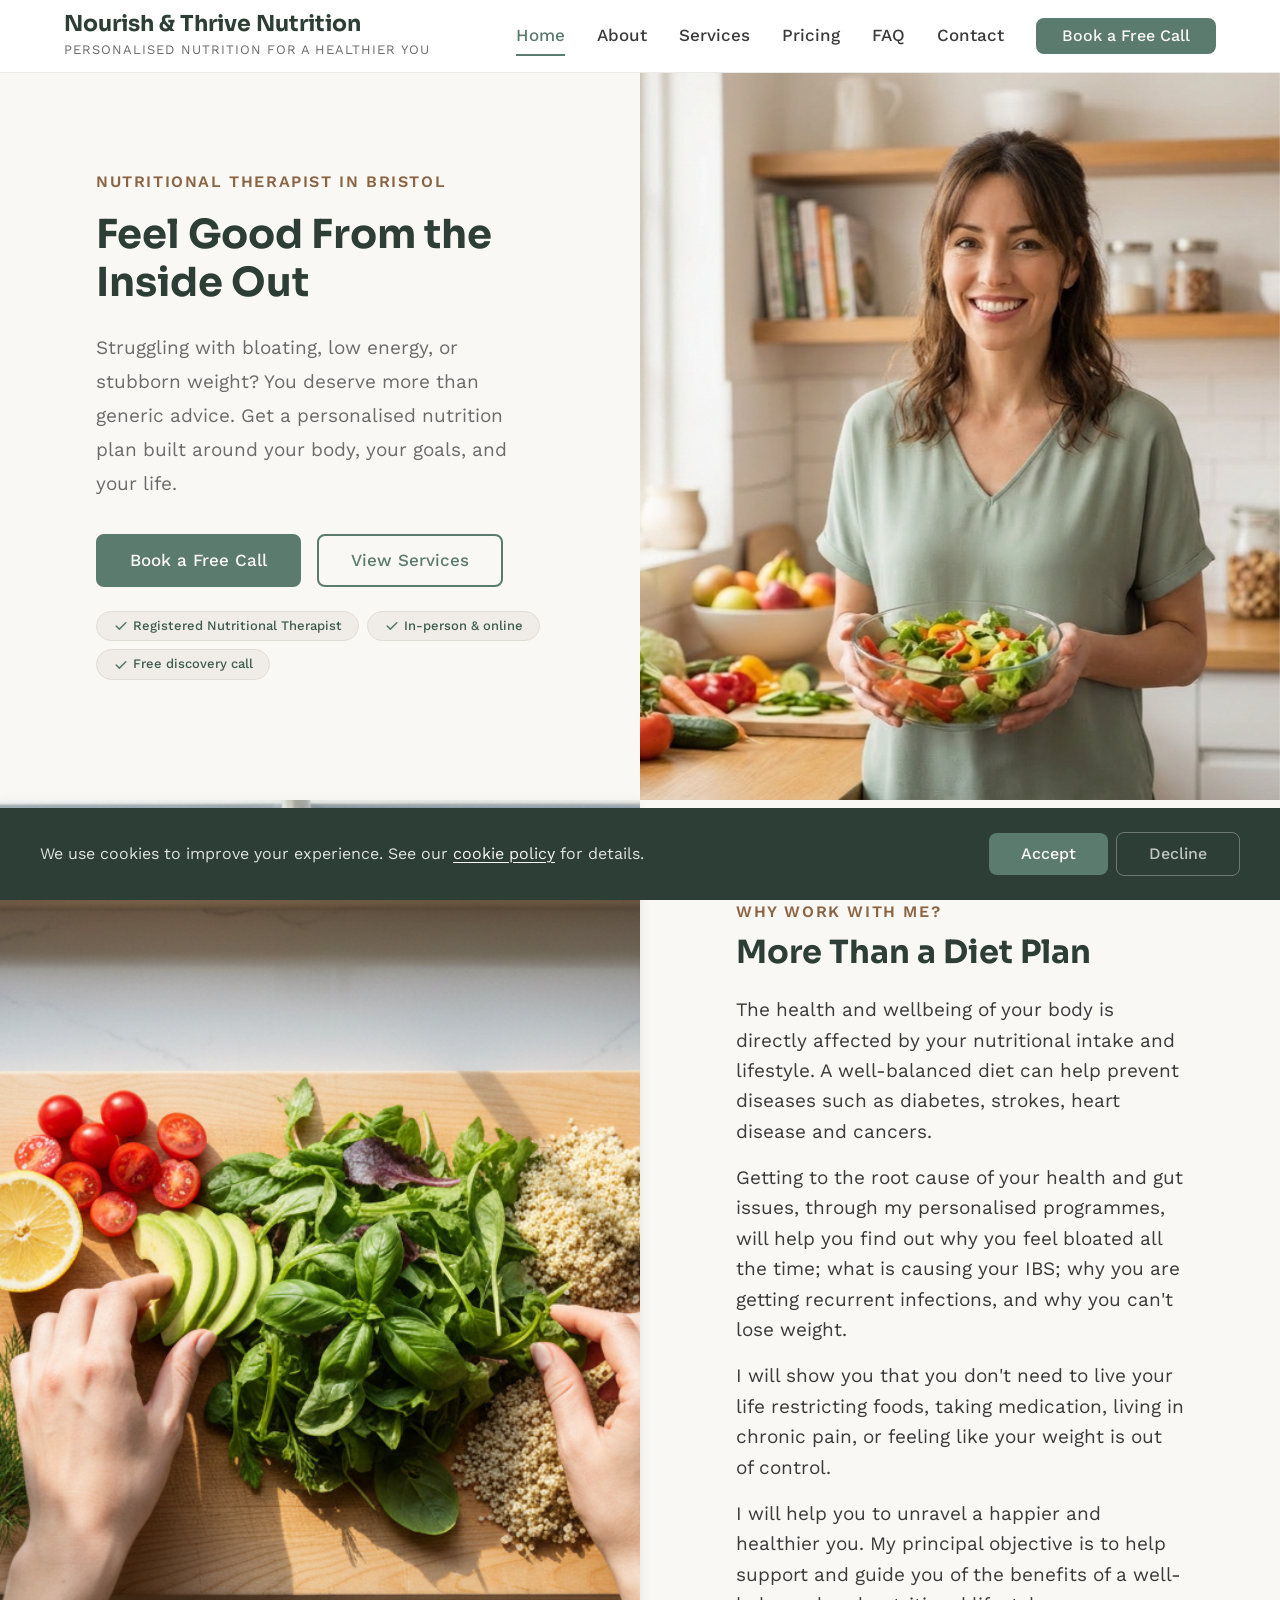
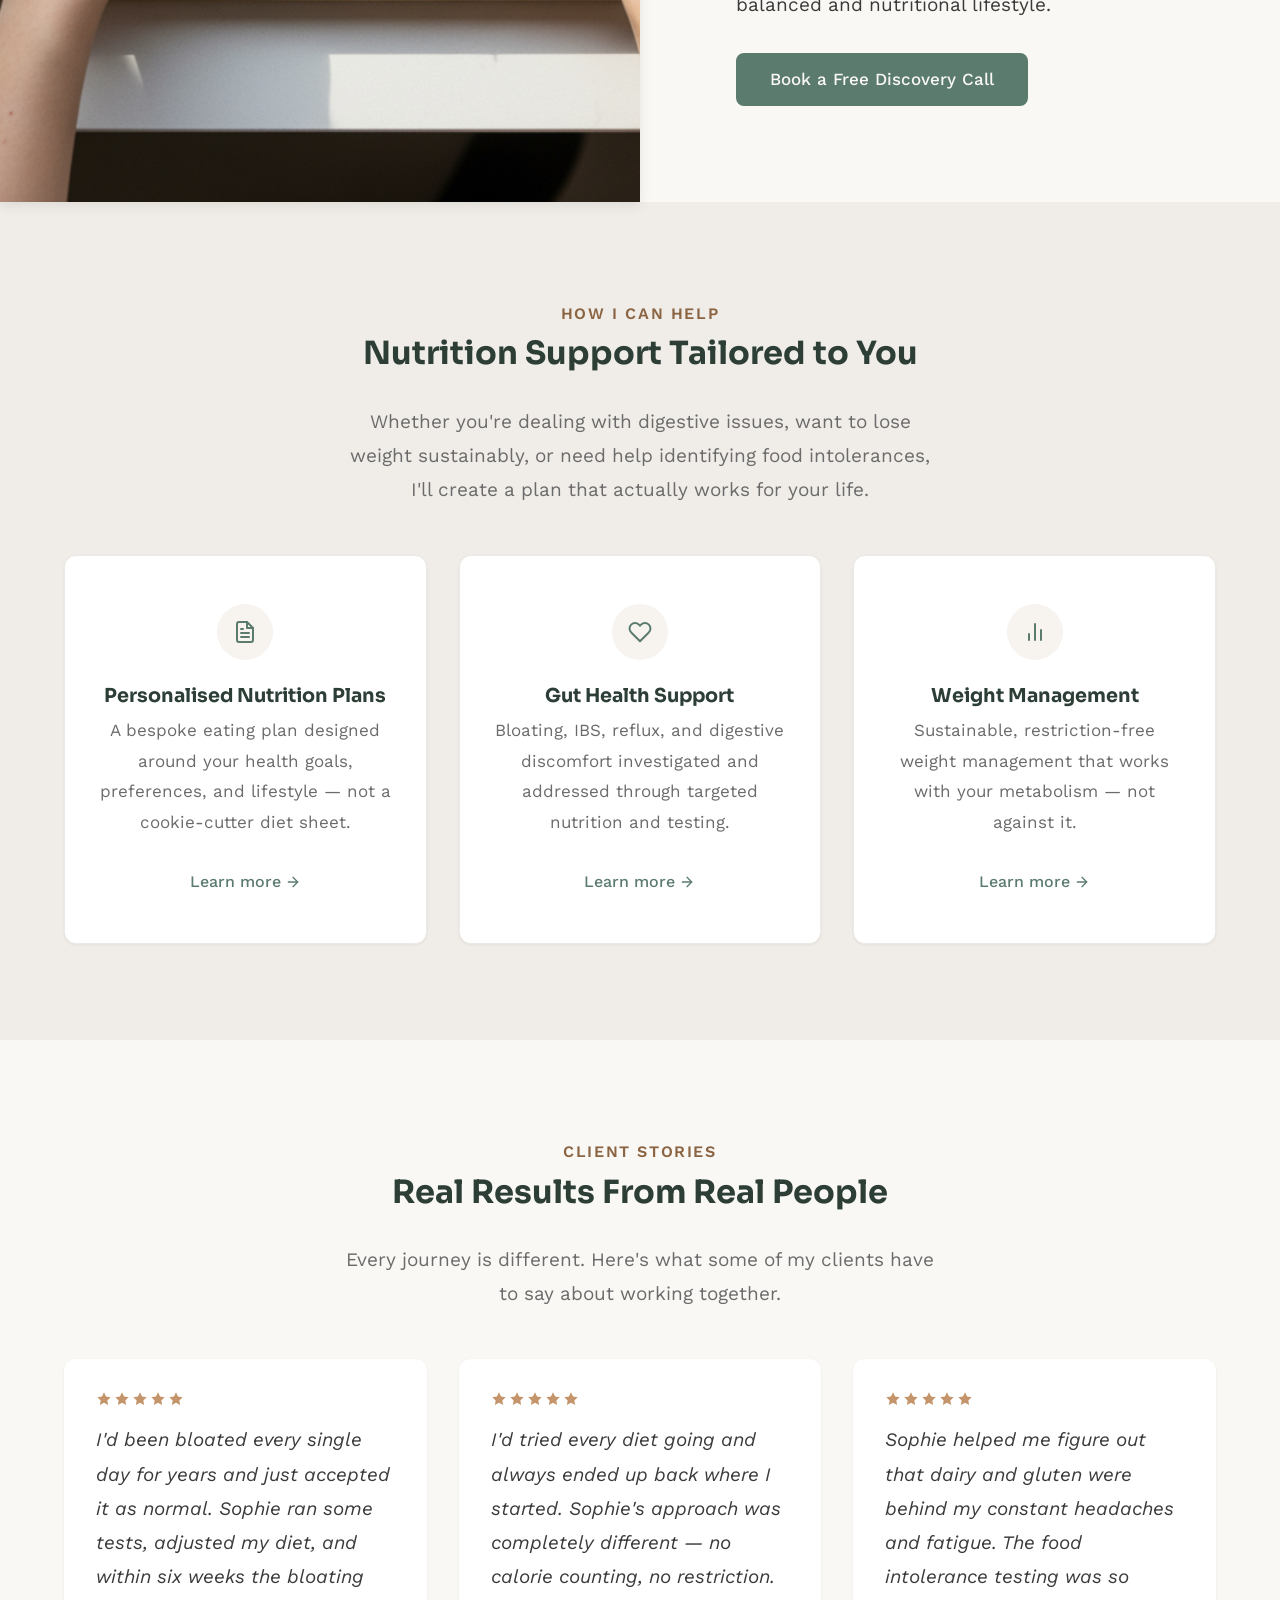
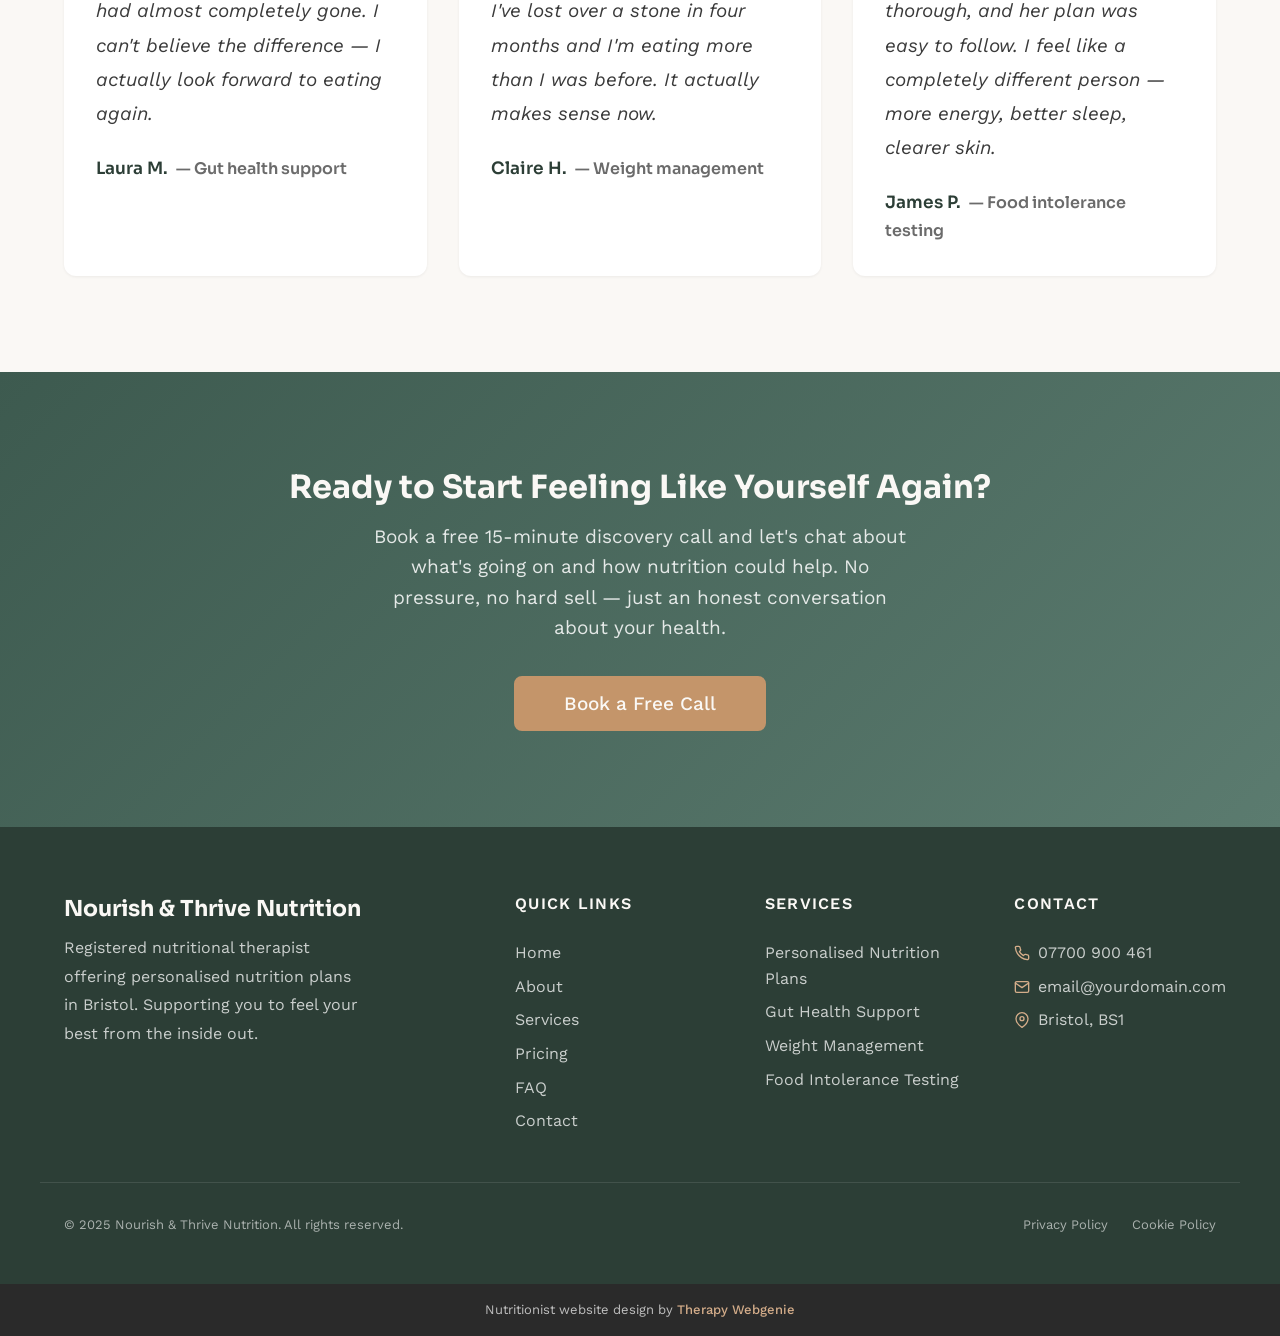
<file: index.html>
<!DOCTYPE html>
<html lang="en">
<head>
  <meta charset="UTF-8">
  <meta name="viewport" content="width=device-width, initial-scale=1.0">
  <meta name="description" content="Nourish &amp; Thrive Nutrition — personalised nutritional therapy in Bristol. Gut health, weight management, food intolerance testing, and bespoke nutrition plans. Book a free discovery call.">
  <meta name="author" content="Nourish &amp; Thrive Nutrition">
  <title>Nourish &amp; Thrive Nutrition — Personalised Nutrition for a Healthier You</title>

  <link rel="canonical" href="https://nutritionist.therapywebgenie.com/">

  <meta property="og:type" content="website">
  <meta property="og:url" content="https://nutritionist.therapywebgenie.com/">
  <meta property="og:title" content="Nourish &amp; Thrive Nutrition — Personalised Nutrition for a Healthier You">
  <meta property="og:description" content="Personalised nutritional therapy in Bristol. Gut health, weight management, food intolerance testing, and bespoke nutrition plans.">
  <meta property="og:image" content="https://nutritionist.therapywebgenie.com/images/hero.jpg">

  <meta name="twitter:card" content="summary_large_image">
  <meta name="twitter:title" content="Nourish &amp; Thrive Nutrition — Personalised Nutrition for a Healthier You">
  <meta name="twitter:description" content="Personalised nutritional therapy in Bristol. Gut health, weight management, food intolerance testing, and bespoke nutrition plans.">
  <meta name="twitter:image" content="https://nutritionist.therapywebgenie.com/images/hero.jpg">

  <link rel="preconnect" href="https://fonts.googleapis.com">
  <link rel="preconnect" href="https://fonts.gstatic.com" crossorigin>

  <link rel="stylesheet" href="css/base.css">
  <link rel="stylesheet" href="css/components.css">
  <link rel="stylesheet" href="css/theme.css">
  <!-- PROFILE:schema -->
  <script type="application/ld+json">
  {
    "@context": "https://schema.org",
    "@type": "LocalBusiness",
    "name": "Nourish & Thrive Nutrition",
    "description": "Personalised nutritional therapy in Bristol. Gut health, weight management, food intolerance testing, and bespoke nutrition plans.",
    "url": "https://nutritionist.therapywebgenie.com",
    "telephone": "07700 900 461",
    "email": "email@yourdomain.com",
    "address": {
      "@type": "PostalAddress",
      "addressLocality": "Bristol",
      "postalCode": "BS1",
      "addressCountry": "GB"
    },
    "openingHours": [
      "Mo-Fr 09:00-18:00",
      "Sa 09:00-13:00"
    ],
    "image": "https://nutritionist.therapywebgenie.com/images/hero.jpg",
    "priceRange": "££"
  }
  </script>
  <!-- /PROFILE:schema -->
</head>
<body>

  <a href="#main" class="skip-link">Skip to main content</a>

  <!-- SECTION: nav -->
  <nav class="nav" role="navigation" aria-label="Main navigation">
    <div class="container nav__inner">
      <a href="index.html" class="nav__brand">
        <!-- PROFILE:logo --><!-- /PROFILE:logo -->
        <span class="nav__name"><!-- PROFILE:site_title -->Nourish &amp; Thrive Nutrition<!-- /PROFILE:site_title --></span>
        <span class="nav__title"><!-- PROFILE:site_slogan -->Personalised Nutrition for a Healthier You<!-- /PROFILE:site_slogan --></span>
      </a>
      <div class="nav__links">
        <a href="index.html" class="nav__link nav__link--active">Home</a>
        <a href="about.html" class="nav__link">About</a>
        <a href="services.html" class="nav__link">Services</a>
        <a href="pricing.html" class="nav__link">Pricing</a>
        <a href="faq.html" class="nav__link">FAQ</a>
        <a href="contact.html" class="nav__link">Contact</a>
        <a href="contact.html" class="btn btn--primary nav__cta">Book a Free Call</a>
      </div>
      <button class="nav__toggle" aria-label="Toggle menu" aria-expanded="false" aria-controls="mobile-menu">
        <span class="nav__toggle-bar"></span>
        <span class="nav__toggle-bar"></span>
        <span class="nav__toggle-bar"></span>
      </button>
    </div>
    <div class="nav__mobile" id="mobile-menu" role="menu">
      <a href="index.html" class="nav__link nav__link--active" role="menuitem">Home</a>
      <a href="about.html" class="nav__link" role="menuitem">About</a>
      <a href="services.html" class="nav__link" role="menuitem">Services</a>
      <a href="pricing.html" class="nav__link" role="menuitem">Pricing</a>
      <a href="faq.html" class="nav__link" role="menuitem">FAQ</a>
      <a href="contact.html" class="nav__link" role="menuitem">Contact</a>
      <a href="contact.html" class="btn btn--primary" role="menuitem">Book a Free Call</a>
    </div>
  </nav>
  <!-- /SECTION: nav -->

  <!-- Compact scroll header -->
  <div class="nav-scroll" aria-hidden="true">
    <div class="container nav-scroll__inner">
      <div class="nav-scroll__brand">
        <span class="nav-scroll__name"><!-- PROFILE:site_title -->Nourish &amp; Thrive Nutrition<!-- /PROFILE:site_title --></span>
        <span class="nav-scroll__title"><!-- PROFILE:site_slogan -->Personalised Nutrition for a Healthier You<!-- /PROFILE:site_slogan --></span>
      </div>
      <div class="nav-scroll__right">
        <a href="tel:07700900461" class="nav-scroll__phone">
          <svg xmlns="http://www.w3.org/2000/svg" viewBox="0 0 24 24" fill="none" stroke="currentColor" stroke-width="2" stroke-linecap="round" stroke-linejoin="round"><path d="M22 16.92v3a2 2 0 0 1-2.18 2 19.79 19.79 0 0 1-8.63-3.07 19.5 19.5 0 0 1-6-6 19.79 19.79 0 0 1-3.07-8.67A2 2 0 0 1 4.11 2h3a2 2 0 0 1 2 1.72c.127.96.361 1.903.7 2.81a2 2 0 0 1-.45 2.11L8.09 9.91a16 16 0 0 0 6 6l1.27-1.27a2 2 0 0 1 2.11-.45c.907.339 1.85.573 2.81.7A2 2 0 0 1 22 16.92z"></path></svg>
          07700 900 461
        </a>
        <a href="tel:07700900461" class="nav-scroll__phone-icon" aria-label="Call us">
          <svg xmlns="http://www.w3.org/2000/svg" viewBox="0 0 24 24" fill="none" stroke="currentColor" stroke-width="2" stroke-linecap="round" stroke-linejoin="round"><path d="M22 16.92v3a2 2 0 0 1-2.18 2 19.79 19.79 0 0 1-8.63-3.07 19.5 19.5 0 0 1-6-6 19.79 19.79 0 0 1-3.07-8.67A2 2 0 0 1 4.11 2h3a2 2 0 0 1 2 1.72c.127.96.361 1.903.7 2.81a2 2 0 0 1-.45 2.11L8.09 9.91a16 16 0 0 0 6 6l1.27-1.27a2 2 0 0 1 2.11-.45c.907.339 1.85.573 2.81.7A2 2 0 0 1 22 16.92z"></path></svg>
        </a>
        <button class="nav-scroll__toggle" aria-label="Toggle menu">
          <span class="nav-scroll__toggle-bar"></span>
          <span class="nav-scroll__toggle-bar"></span>
          <span class="nav-scroll__toggle-bar"></span>
        </button>
      </div>
    </div>
  </div>

  <main id="main">

    <!-- SECTION: hero -->
    <section class="hero hero--half hero--reverse">
      <div class="container hero__inner">
        <div class="hero__content">
          <span class="hero__label">Nutritional Therapist in Bristol</span>
          <h1 class="hero__heading">Feel Good From the Inside Out</h1>
          <p class="hero__text">Struggling with bloating, low energy, or stubborn weight? You deserve more than generic advice. Get a personalised nutrition plan built around your body, your goals, and your life.</p>
          <div class="hero__actions">
            <a href="contact.html" class="btn btn--primary">Book a Free Call</a>
            <a href="services.html" class="btn btn--secondary">View Services</a>
          </div>
          <ul class="hero__ticks">
            <li><svg xmlns="http://www.w3.org/2000/svg" viewBox="0 0 20 20" fill="currentColor"><path fill-rule="evenodd" d="M16.707 5.293a1 1 0 010 1.414l-8 8a1 1 0 01-1.414 0l-4-4a1 1 0 011.414-1.414L8 12.586l7.293-7.293a1 1 0 011.414 0z" clip-rule="evenodd"/></svg> Registered Nutritional Therapist</li>
            <li><svg xmlns="http://www.w3.org/2000/svg" viewBox="0 0 20 20" fill="currentColor"><path fill-rule="evenodd" d="M16.707 5.293a1 1 0 010 1.414l-8 8a1 1 0 01-1.414 0l-4-4a1 1 0 011.414-1.414L8 12.586l7.293-7.293a1 1 0 011.414 0z" clip-rule="evenodd"/></svg> In-person &amp; online</li>
            <li><svg xmlns="http://www.w3.org/2000/svg" viewBox="0 0 20 20" fill="currentColor"><path fill-rule="evenodd" d="M16.707 5.293a1 1 0 010 1.414l-8 8a1 1 0 01-1.414 0l-4-4a1 1 0 011.414-1.414L8 12.586l7.293-7.293a1 1 0 011.414 0z" clip-rule="evenodd"/></svg> Free discovery call</li>
          </ul>
        </div>
        <div class="hero__image-wrap" style="background-image: url('images/hero-bg.jpg');" role="img" aria-label="Nutritional therapist at Nourish & Thrive Nutrition">
        </div>
      </div>
    </section>
    <!-- /SECTION: hero -->

    <!-- SECTION: why-work-with-me -->
    <section class="split--bleed">
      <img src="images/home-lifestyle.jpg" alt="Fresh colourful ingredients and wholesome meals" class="split__image" width="800" height="600" loading="lazy">
      <div class="split__content">
        <span class="section-label">Why Work With Me?</span>
        <h2>More Than a Diet Plan</h2>
        <p>The health and wellbeing of your body is directly affected by your nutritional intake and lifestyle. A well-balanced diet can help prevent diseases such as diabetes, strokes, heart disease and cancers.</p>
        <p>Getting to the root cause of your health and gut issues, through my personalised programmes, will help you find out why you feel bloated all the time; what is causing your IBS; why you are getting recurrent infections, and why you can't lose weight.</p>
        <p>I will show you that you don't need to live your life restricting foods, taking medication, living in chronic pain, or feeling like your weight is out of control.</p>
        <p>I will help you to unravel a happier and healthier you. My principal objective is to help support and guide you of the benefits of a well-balanced and nutritional lifestyle.</p>
        <a href="contact.html" class="btn btn--primary" style="margin-top: var(--space-md);">Book a Free Discovery Call</a>
      </div>
    </section>
    <!-- /SECTION: why-work-with-me -->

    <!-- SECTION: services-overview -->
    <section class="section section--alt">
      <div class="container text-center">
        <span class="section-label">How I Can Help</span>
        <h2>Nutrition Support Tailored to You</h2>
        <p class="section-subtitle">Whether you're dealing with digestive issues, want to lose weight sustainably, or need help identifying food intolerances, I'll create a plan that actually works for your life.</p>
      </div>
      <div class="container grid grid--3">
        <a href="services.html#service-nutrition-plans" class="card card--service">
          <div class="card__icon">
            <svg xmlns="http://www.w3.org/2000/svg" viewBox="0 0 24 24" fill="none" stroke="currentColor" stroke-width="2" stroke-linecap="round" stroke-linejoin="round"><path d="M14 2H6a2 2 0 0 0-2 2v16a2 2 0 0 0 2 2h12a2 2 0 0 0 2-2V8z"></path><polyline points="14 2 14 8 20 8"></polyline><line x1="16" y1="13" x2="8" y2="13"></line><line x1="16" y1="17" x2="8" y2="17"></line><polyline points="10 9 9 9 8 9"></polyline></svg>
          </div>
          <h3 class="card__title">Personalised Nutrition Plans</h3>
          <p class="card__text">A bespoke eating plan designed around your health goals, preferences, and lifestyle — not a cookie-cutter diet sheet.</p>
          <span class="card__link">Learn more <svg xmlns="http://www.w3.org/2000/svg" viewBox="0 0 24 24" fill="none" stroke="currentColor" stroke-width="2" stroke-linecap="round" stroke-linejoin="round" width="16" height="16"><line x1="5" y1="12" x2="19" y2="12"></line><polyline points="12 5 19 12 12 19"></polyline></svg></span>
        </a>
        <a href="services.html#service-gut-health" class="card card--service">
          <div class="card__icon">
            <svg xmlns="http://www.w3.org/2000/svg" viewBox="0 0 24 24" fill="none" stroke="currentColor" stroke-width="2" stroke-linecap="round" stroke-linejoin="round"><path d="M20.84 4.61a5.5 5.5 0 0 0-7.78 0L12 5.67l-1.06-1.06a5.5 5.5 0 0 0-7.78 7.78l1.06 1.06L12 21.23l7.78-7.78 1.06-1.06a5.5 5.5 0 0 0 0-7.78z"></path></svg>
          </div>
          <h3 class="card__title">Gut Health Support</h3>
          <p class="card__text">Bloating, IBS, reflux, and digestive discomfort investigated and addressed through targeted nutrition and testing.</p>
          <span class="card__link">Learn more <svg xmlns="http://www.w3.org/2000/svg" viewBox="0 0 24 24" fill="none" stroke="currentColor" stroke-width="2" stroke-linecap="round" stroke-linejoin="round" width="16" height="16"><line x1="5" y1="12" x2="19" y2="12"></line><polyline points="12 5 19 12 12 19"></polyline></svg></span>
        </a>
        <a href="services.html#service-weight-management" class="card card--service">
          <div class="card__icon">
            <svg xmlns="http://www.w3.org/2000/svg" viewBox="0 0 24 24" fill="none" stroke="currentColor" stroke-width="2" stroke-linecap="round" stroke-linejoin="round"><path d="M18 20V10"></path><path d="M12 20V4"></path><path d="M6 20v-6"></path></svg>
          </div>
          <h3 class="card__title">Weight Management</h3>
          <p class="card__text">Sustainable, restriction-free weight management that works with your metabolism — not against it.</p>
          <span class="card__link">Learn more <svg xmlns="http://www.w3.org/2000/svg" viewBox="0 0 24 24" fill="none" stroke="currentColor" stroke-width="2" stroke-linecap="round" stroke-linejoin="round" width="16" height="16"><line x1="5" y1="12" x2="19" y2="12"></line><polyline points="12 5 19 12 12 19"></polyline></svg></span>
        </a>
      </div>
    </section>
    <!-- /SECTION: services-overview -->

    <!-- SECTION: testimonials -->
    <section class="section">
      <div class="container text-center">
        <span class="section-label">Client Stories</span>
        <h2>Real Results From Real People</h2>
        <p class="section-subtitle">Every journey is different. Here's what some of my clients have to say about working together.</p>
      </div>
      <div class="container grid grid--3">
        <div class="testimonial testimonial--card">
          <div class="testimonial__stars">
            <svg viewBox="0 0 24 24"><path d="M12 2l3.09 6.26L22 9.27l-5 4.87 1.18 6.88L12 17.77l-6.18 3.25L7 14.14 2 9.27l6.91-1.01L12 2z"/></svg>
            <svg viewBox="0 0 24 24"><path d="M12 2l3.09 6.26L22 9.27l-5 4.87 1.18 6.88L12 17.77l-6.18 3.25L7 14.14 2 9.27l6.91-1.01L12 2z"/></svg>
            <svg viewBox="0 0 24 24"><path d="M12 2l3.09 6.26L22 9.27l-5 4.87 1.18 6.88L12 17.77l-6.18 3.25L7 14.14 2 9.27l6.91-1.01L12 2z"/></svg>
            <svg viewBox="0 0 24 24"><path d="M12 2l3.09 6.26L22 9.27l-5 4.87 1.18 6.88L12 17.77l-6.18 3.25L7 14.14 2 9.27l6.91-1.01L12 2z"/></svg>
            <svg viewBox="0 0 24 24"><path d="M12 2l3.09 6.26L22 9.27l-5 4.87 1.18 6.88L12 17.77l-6.18 3.25L7 14.14 2 9.27l6.91-1.01L12 2z"/></svg>
          </div>
          <p class="testimonial__quote">I'd been bloated every single day for years and just accepted it as normal. Sophie ran some tests, adjusted my diet, and within six weeks the bloating had almost completely gone. I can't believe the difference — I actually look forward to eating again.</p>
          <p class="testimonial__author">Laura M. <span class="testimonial__detail" style="display:inline; margin-left: 0.25em;">&mdash; Gut health support</span></p>
        </div>
        <div class="testimonial testimonial--card">
          <div class="testimonial__stars">
            <svg viewBox="0 0 24 24"><path d="M12 2l3.09 6.26L22 9.27l-5 4.87 1.18 6.88L12 17.77l-6.18 3.25L7 14.14 2 9.27l6.91-1.01L12 2z"/></svg>
            <svg viewBox="0 0 24 24"><path d="M12 2l3.09 6.26L22 9.27l-5 4.87 1.18 6.88L12 17.77l-6.18 3.25L7 14.14 2 9.27l6.91-1.01L12 2z"/></svg>
            <svg viewBox="0 0 24 24"><path d="M12 2l3.09 6.26L22 9.27l-5 4.87 1.18 6.88L12 17.77l-6.18 3.25L7 14.14 2 9.27l6.91-1.01L12 2z"/></svg>
            <svg viewBox="0 0 24 24"><path d="M12 2l3.09 6.26L22 9.27l-5 4.87 1.18 6.88L12 17.77l-6.18 3.25L7 14.14 2 9.27l6.91-1.01L12 2z"/></svg>
            <svg viewBox="0 0 24 24"><path d="M12 2l3.09 6.26L22 9.27l-5 4.87 1.18 6.88L12 17.77l-6.18 3.25L7 14.14 2 9.27l6.91-1.01L12 2z"/></svg>
          </div>
          <p class="testimonial__quote">I'd tried every diet going and always ended up back where I started. Sophie's approach was completely different — no calorie counting, no restriction. I've lost over a stone in four months and I'm eating more than I was before. It actually makes sense now.</p>
          <p class="testimonial__author">Claire H. <span class="testimonial__detail" style="display:inline; margin-left: 0.25em;">&mdash; Weight management</span></p>
        </div>
        <div class="testimonial testimonial--card">
          <div class="testimonial__stars">
            <svg viewBox="0 0 24 24"><path d="M12 2l3.09 6.26L22 9.27l-5 4.87 1.18 6.88L12 17.77l-6.18 3.25L7 14.14 2 9.27l6.91-1.01L12 2z"/></svg>
            <svg viewBox="0 0 24 24"><path d="M12 2l3.09 6.26L22 9.27l-5 4.87 1.18 6.88L12 17.77l-6.18 3.25L7 14.14 2 9.27l6.91-1.01L12 2z"/></svg>
            <svg viewBox="0 0 24 24"><path d="M12 2l3.09 6.26L22 9.27l-5 4.87 1.18 6.88L12 17.77l-6.18 3.25L7 14.14 2 9.27l6.91-1.01L12 2z"/></svg>
            <svg viewBox="0 0 24 24"><path d="M12 2l3.09 6.26L22 9.27l-5 4.87 1.18 6.88L12 17.77l-6.18 3.25L7 14.14 2 9.27l6.91-1.01L12 2z"/></svg>
            <svg viewBox="0 0 24 24"><path d="M12 2l3.09 6.26L22 9.27l-5 4.87 1.18 6.88L12 17.77l-6.18 3.25L7 14.14 2 9.27l6.91-1.01L12 2z"/></svg>
          </div>
          <p class="testimonial__quote">Sophie helped me figure out that dairy and gluten were behind my constant headaches and fatigue. The food intolerance testing was so thorough, and her plan was easy to follow. I feel like a completely different person — more energy, better sleep, clearer skin.</p>
          <p class="testimonial__author">James P. <span class="testimonial__detail" style="display:inline; margin-left: 0.25em;">&mdash; Food intolerance testing</span></p>
        </div>
      </div>
    </section>
    <!-- /SECTION: testimonials -->

    <!-- SECTION: cta -->
    <section class="section cta-banner reveal">
      <div class="container text-center">
        <h2>Ready to Start Feeling Like Yourself Again?</h2>
        <p>Book a free 15-minute discovery call and let's chat about what's going on and how nutrition could help. No pressure, no hard sell — just an honest conversation about your health.</p>
        <div class="cta-banner__buttons">
          <a href="contact.html" class="btn btn--accent">Book a Free Call</a>
        </div>
      </div>
    </section>
    <!-- /SECTION: cta -->

  </main>

  <!-- SECTION: footer -->
  <footer class="footer">
    <div class="container footer__inner">
      <div class="footer__brand">
        <p class="footer__brand-name">Nourish &amp; Thrive Nutrition</p>
        <p class="footer__brand-text">Registered nutritional therapist offering personalised nutrition plans in Bristol. Supporting you to feel your best from the inside out.</p>
      </div>
      <div class="footer__col">
        <p class="footer__heading">Quick Links</p>
        <div class="footer__links">
          <a href="index.html" class="footer__link">Home</a>
          <a href="about.html" class="footer__link">About</a>
          <a href="services.html" class="footer__link">Services</a>
          <a href="pricing.html" class="footer__link">Pricing</a>
          <a href="faq.html" class="footer__link">FAQ</a>
          <a href="contact.html" class="footer__link">Contact</a>
        </div>
      </div>
      <div class="footer__col">
        <p class="footer__heading">Services</p>
        <div class="footer__links">
          <a href="services.html#service-nutrition-plans" class="footer__link">Personalised Nutrition Plans</a>
          <a href="services.html#service-gut-health" class="footer__link">Gut Health Support</a>
          <a href="services.html#service-weight-management" class="footer__link">Weight Management</a>
          <a href="services.html#service-food-intolerance" class="footer__link">Food Intolerance Testing</a>
        </div>
      </div>
      <div class="footer__col">
        <p class="footer__heading">Contact</p>
        <div class="footer__contact-item">
          <svg xmlns="http://www.w3.org/2000/svg" viewBox="0 0 24 24" fill="none" stroke="currentColor" stroke-width="2" stroke-linecap="round" stroke-linejoin="round"><path d="M22 16.92v3a2 2 0 0 1-2.18 2 19.79 19.79 0 0 1-8.63-3.07 19.5 19.5 0 0 1-6-6 19.79 19.79 0 0 1-3.07-8.67A2 2 0 0 1 4.11 2h3a2 2 0 0 1 2 1.72 12.84 12.84 0 0 0 .7 2.81 2 2 0 0 1-.45 2.11L8.09 9.91a16 16 0 0 0 6 6l1.27-1.27a2 2 0 0 1 2.11-.45 12.84 12.84 0 0 0 2.81.7A2 2 0 0 1 22 16.92z"></path></svg>
          <!-- PROFILE:phone_landline --><span>07700 900 461</span><!-- /PROFILE:phone_landline -->
        </div>
        <div class="footer__contact-item">
          <svg xmlns="http://www.w3.org/2000/svg" viewBox="0 0 24 24" fill="none" stroke="currentColor" stroke-width="2" stroke-linecap="round" stroke-linejoin="round"><path d="M4 4h16c1.1 0 2 .9 2 2v12c0 1.1-.9 2-2 2H4c-1.1 0-2-.9-2-2V6c0-1.1.9-2 2-2z"></path><polyline points="22,6 12,13 2,6"></polyline></svg>
          <!-- PROFILE:email --><a href="mailto:email@yourdomain.com">email@yourdomain.com</a><!-- /PROFILE:email -->
        </div>
        <div class="footer__contact-item">
          <svg xmlns="http://www.w3.org/2000/svg" viewBox="0 0 24 24" fill="none" stroke="currentColor" stroke-width="2" stroke-linecap="round" stroke-linejoin="round"><path d="M21 10c0 7-9 13-9 13s-9-6-9-13a9 9 0 0 1 18 0z"></path><circle cx="12" cy="10" r="3"></circle></svg>
          <!-- PROFILE:address --><span>Bristol, BS1</span><!-- /PROFILE:address -->
        </div>
      </div>
    </div>
    <div class="container footer__bottom">
      <p class="footer__copyright">&copy; 2025 Nourish &amp; Thrive Nutrition. All rights reserved.</p>
      <div class="footer__legal">
        <a href="privacy.html">Privacy Policy</a>
        <a href="cookies-policy.html">Cookie Policy</a>
      </div>
    </div>
  </footer>
  <!-- /SECTION: footer -->

  <div class="site-credit">
    <p>Nutritionist website design by <a href="https://www.therapywebgenie.com/websites-for-therapists/" target="_blank" rel="noopener nofollow">Therapy Webgenie</a></p>
  </div>

  <!-- Cookie Consent -->
  <div class="cookie-banner" role="dialog" aria-label="Cookie consent">
    <div class="cookie-banner__inner">
      <p class="cookie-banner__text">We use cookies to improve your experience. See our <a href="cookies-policy.html">cookie policy</a> for details.</p>
      <div class="cookie-banner__buttons"><button class="cookie-banner__accept">Accept</button><button class="cookie-banner__decline">Decline</button></div>
    </div>
  </div>

  <!-- Back to Top -->
  <button class="back-to-top" aria-label="Back to top">
    <svg xmlns="http://www.w3.org/2000/svg" viewBox="0 0 24 24" fill="none" stroke="currentColor" stroke-width="2" stroke-linecap="round" stroke-linejoin="round"><polyline points="18 15 12 9 6 15"></polyline></svg>
  </button>

  <script src="js/main.js"></script>
</body>
</html>
</file>
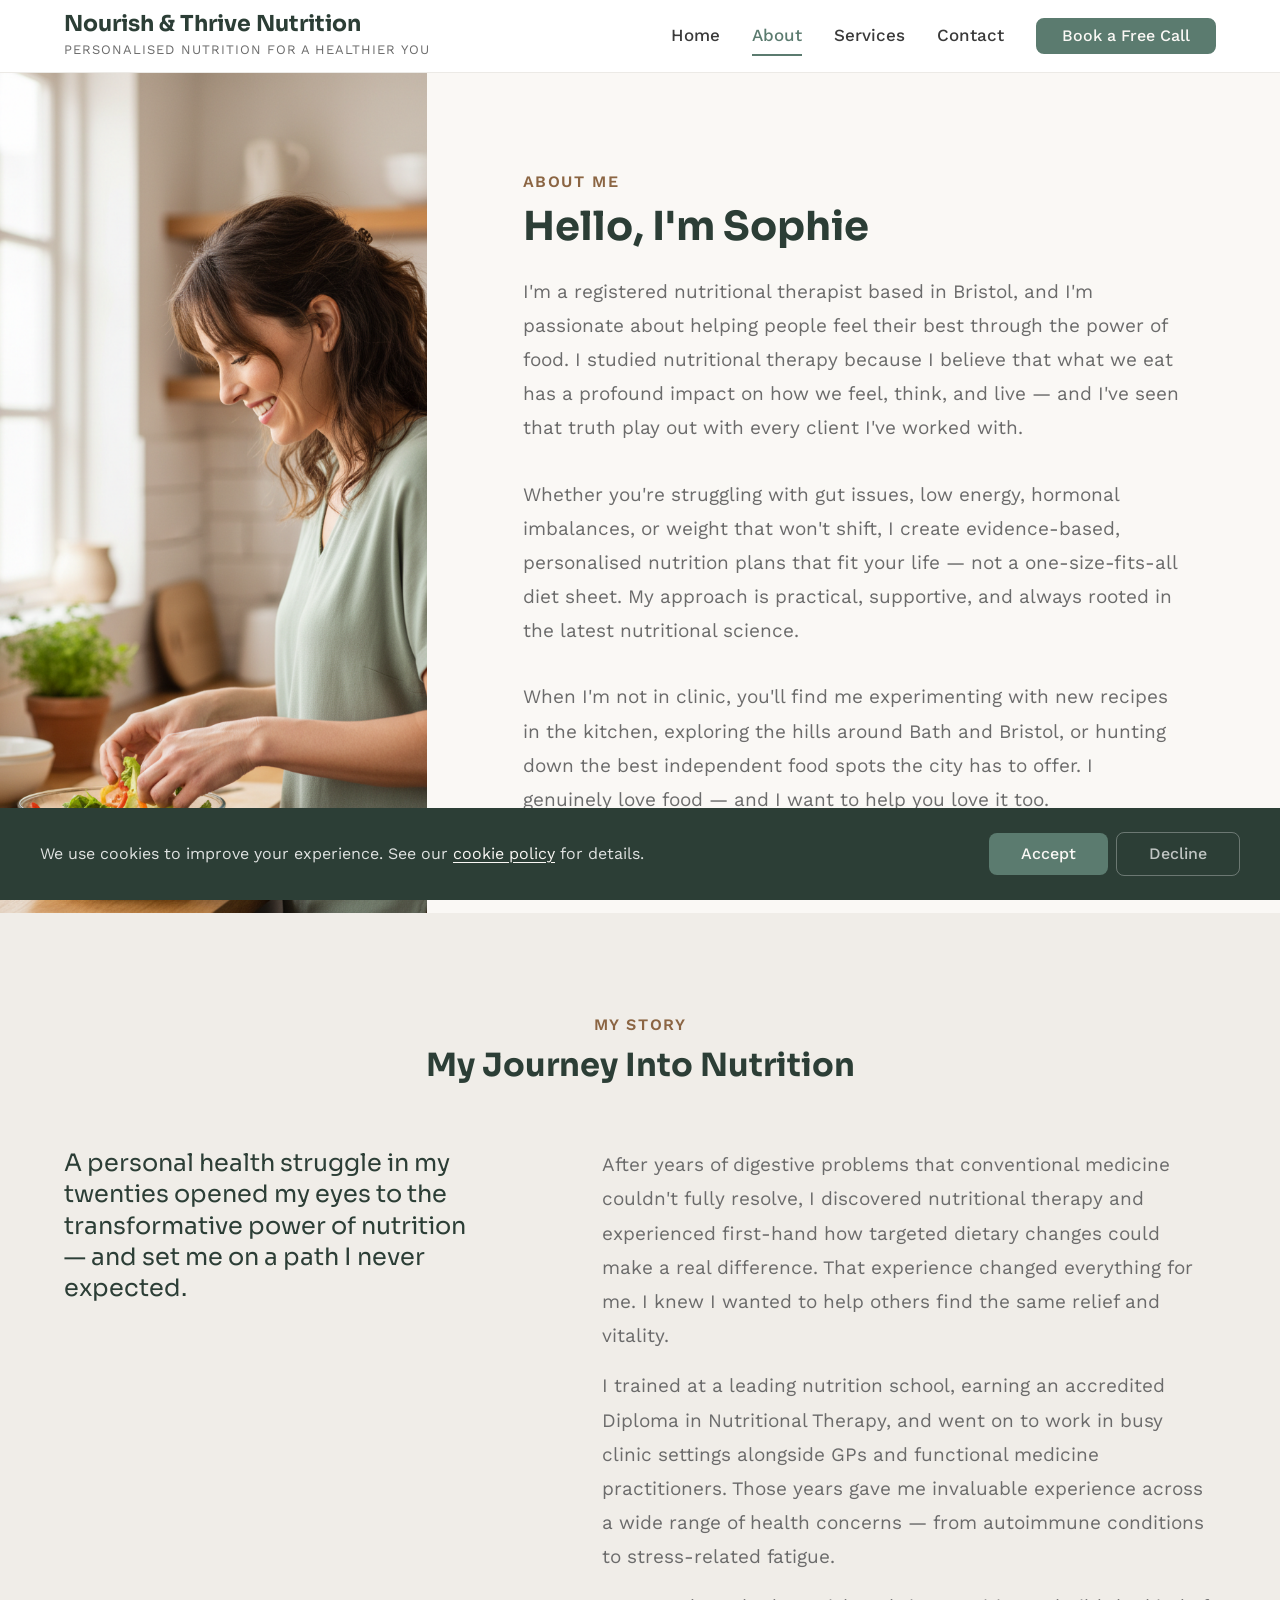
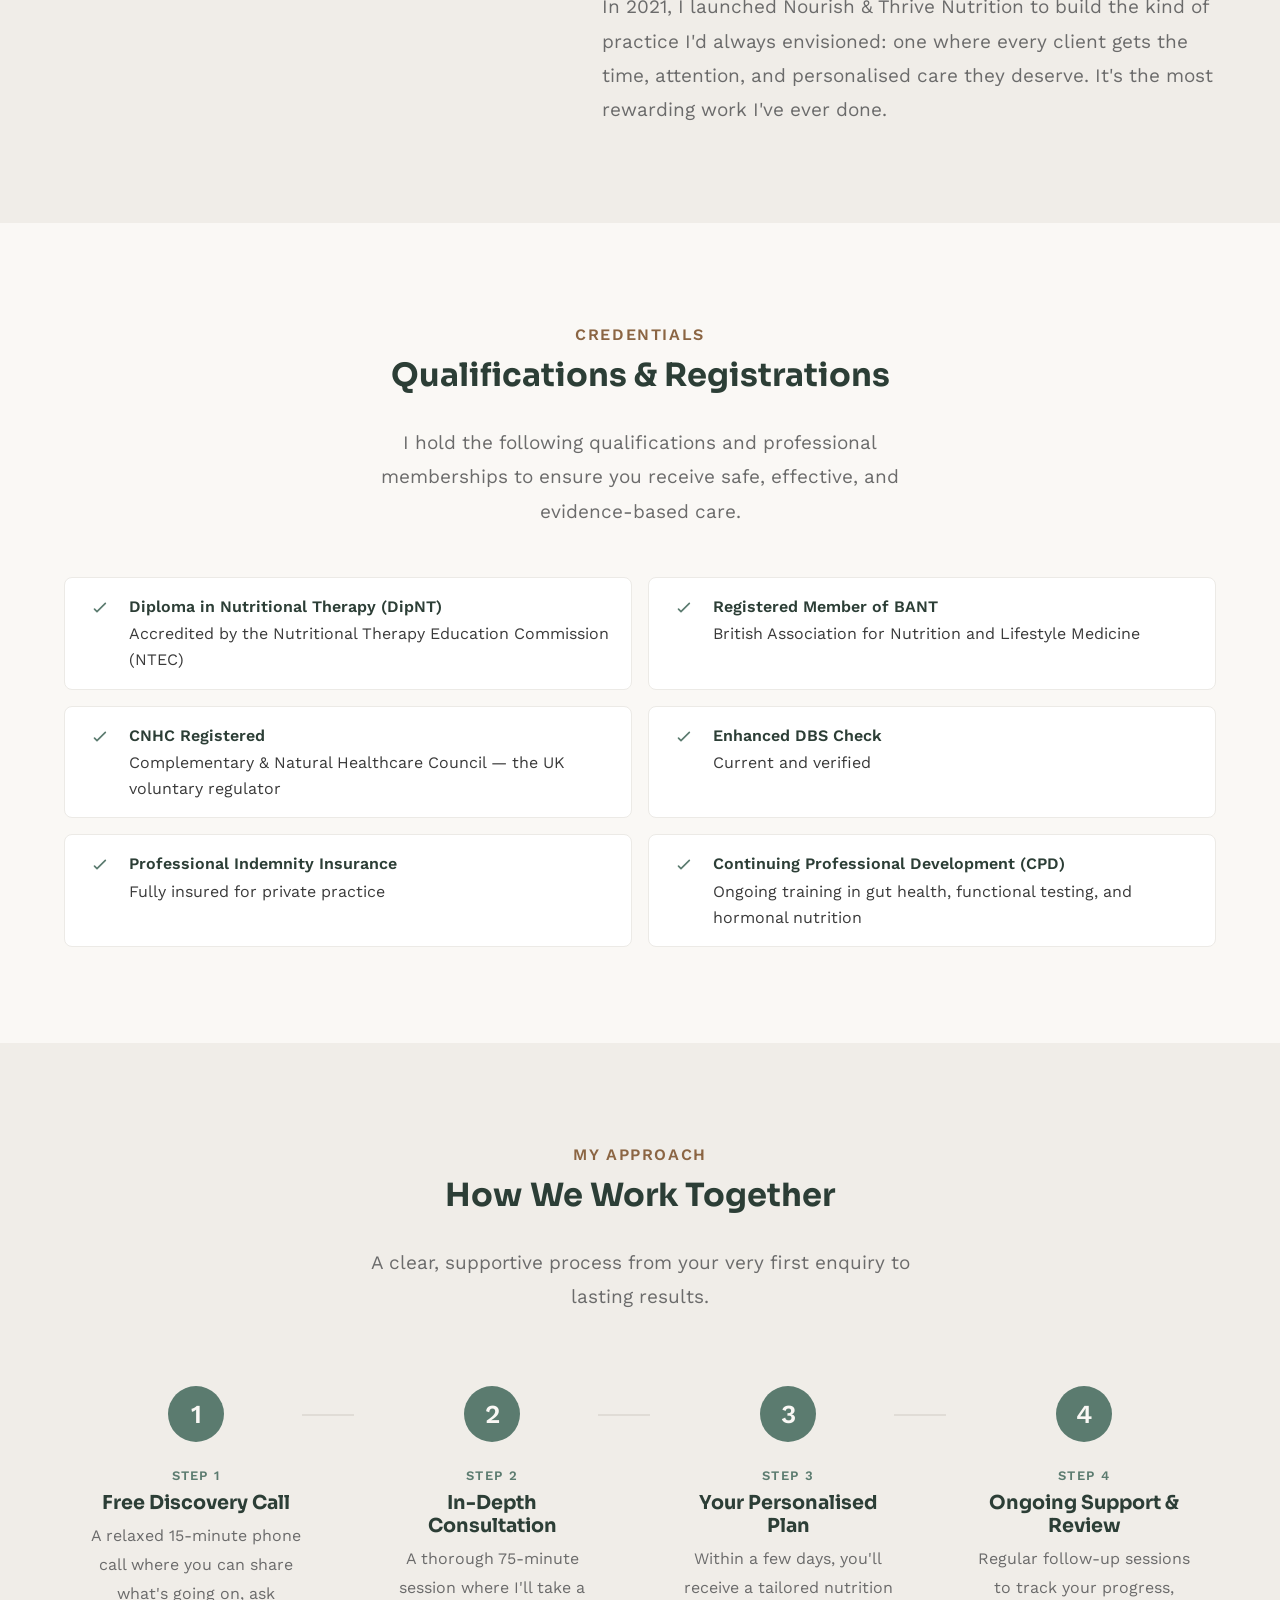
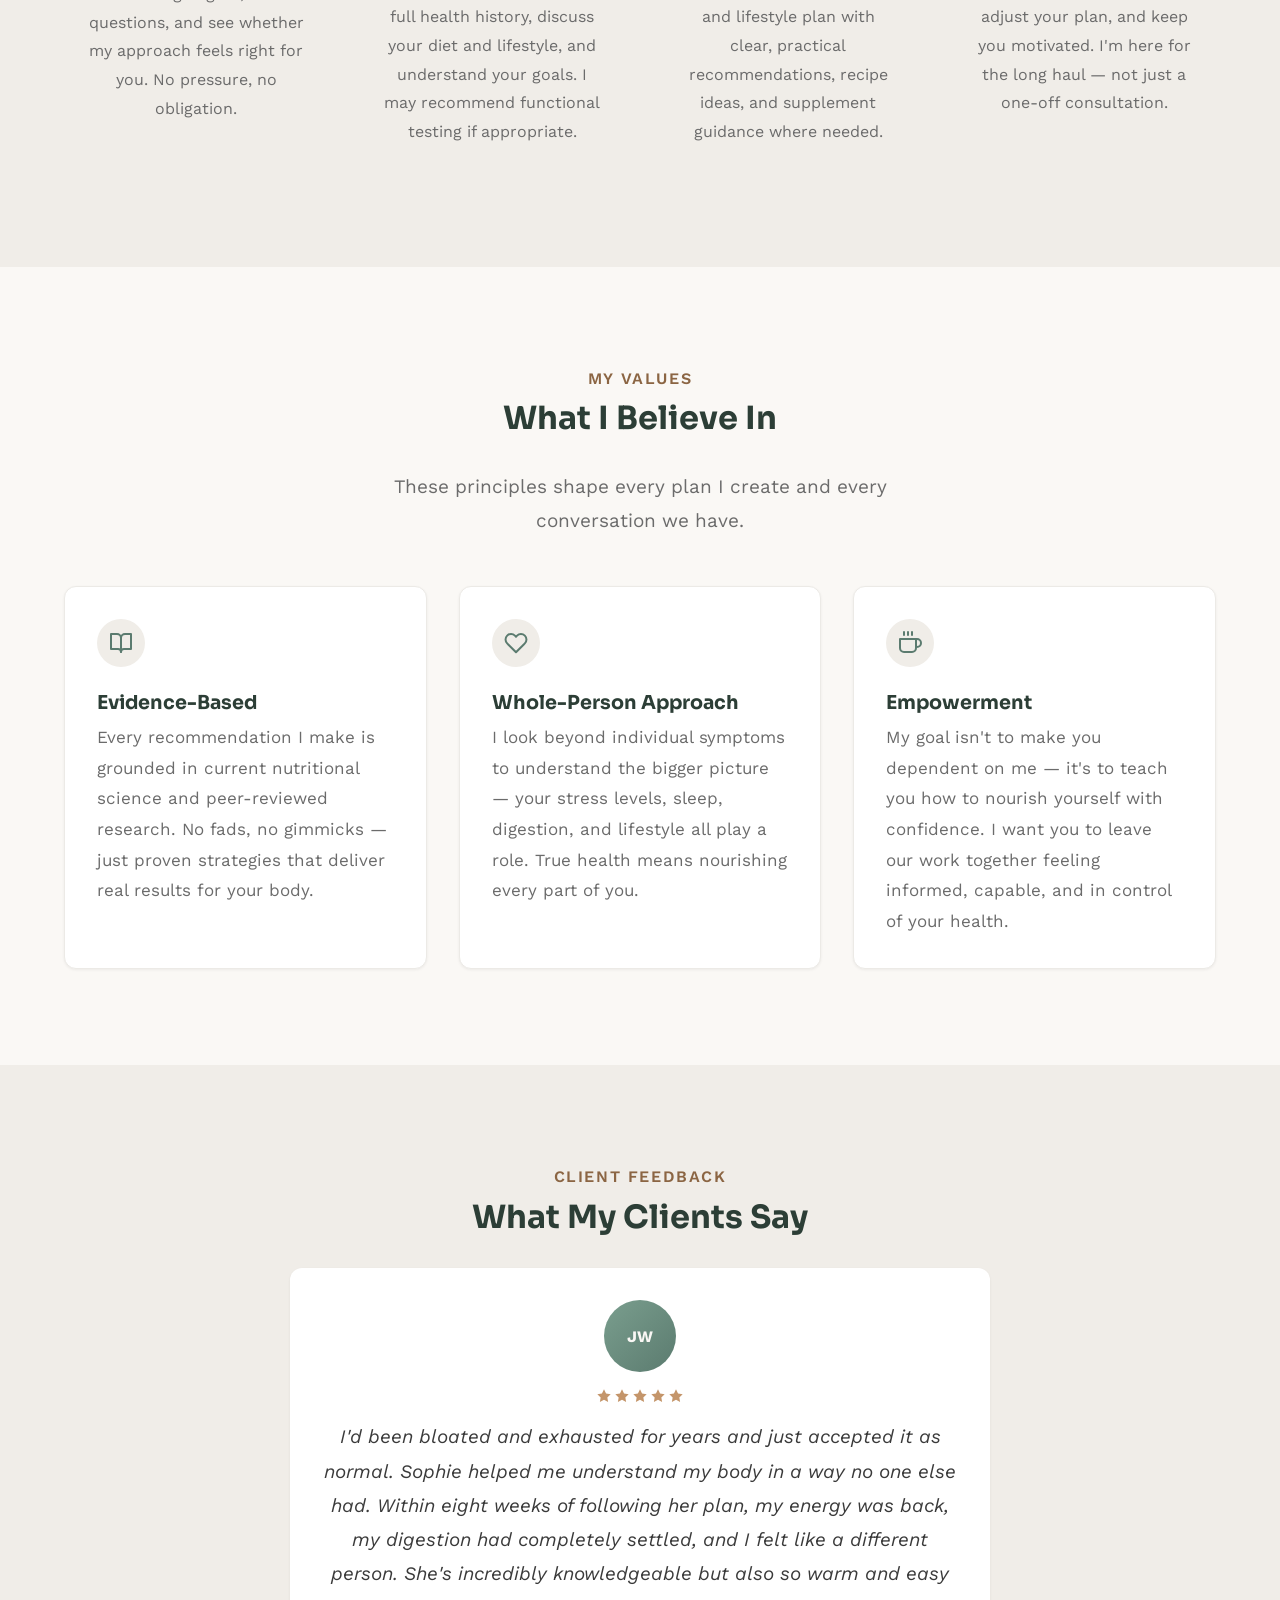
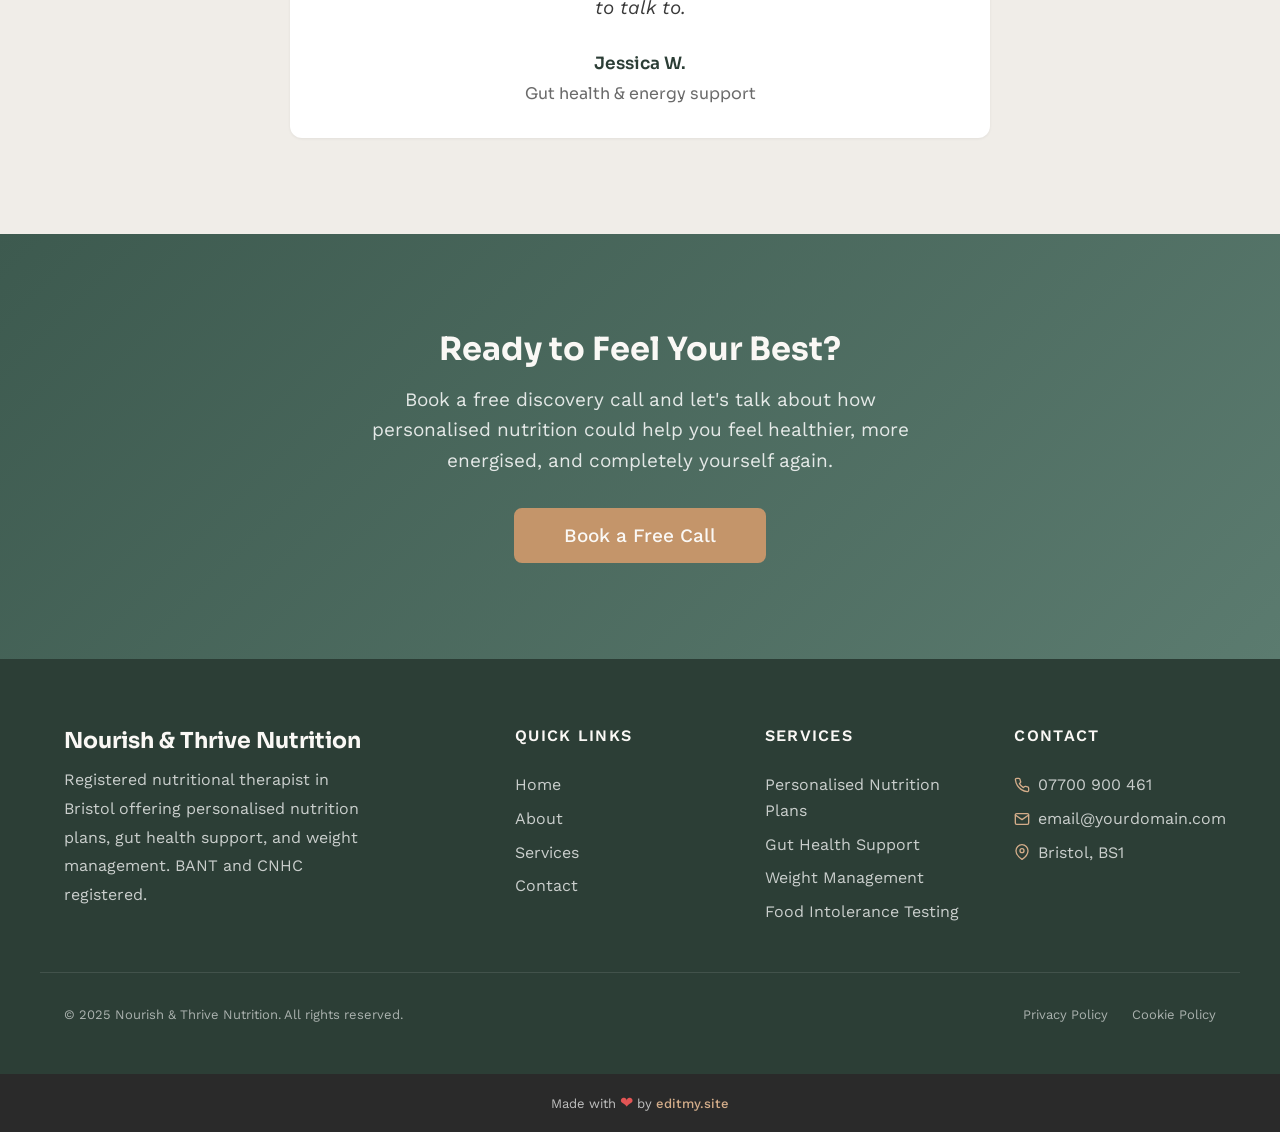
<file: about.html>
<!DOCTYPE html>
<html lang="en">
<head>
  <meta charset="UTF-8">
  <meta name="viewport" content="width=device-width, initial-scale=1.0">
  <meta name="description" content="Sophie is a registered nutritional therapist in Bristol, helping clients with gut health, hormones, energy, and weight management through personalised, evidence-based nutrition plans.">
  <meta name="author" content="Sophie — Nourish & Thrive Nutrition">
  <title>About Sophie — Nourish &amp; Thrive Nutrition</title>

  <link rel="preconnect" href="https://fonts.googleapis.com">
  <link rel="preconnect" href="https://fonts.gstatic.com" crossorigin>

  <link rel="stylesheet" href="css/base.css">
  <link rel="stylesheet" href="css/components.css">
  <link rel="stylesheet" href="css/theme.css">
  <!-- PROFILE:schema -->
  <!-- /PROFILE:schema -->
</head>
<body>

  <a href="#main" class="skip-link">Skip to main content</a>

  <!-- SECTION: nav -->
  <nav class="nav" role="navigation" aria-label="Main navigation">
    <div class="container nav__inner">
      <a href="index.html" class="nav__brand">
        <!-- PROFILE:logo --><!-- /PROFILE:logo -->
        <span class="nav__name"><!-- PROFILE:site_title -->Nourish &amp; Thrive Nutrition<!-- /PROFILE:site_title --></span>
        <span class="nav__title"><!-- PROFILE:site_slogan -->Personalised Nutrition for a Healthier You<!-- /PROFILE:site_slogan --></span>
      </a>
      <div class="nav__links">
        <a href="index.html" class="nav__link">Home</a>
        <a href="about.html" class="nav__link nav__link--active">About</a>
        <a href="services.html" class="nav__link">Services</a>
        <a href="contact.html" class="nav__link">Contact</a>
        <a href="contact.html" class="btn btn--primary nav__cta">Book a Free Call</a>
      </div>
      <button class="nav__toggle" aria-label="Toggle menu" aria-expanded="false" aria-controls="mobile-menu">
        <span class="nav__toggle-bar"></span>
        <span class="nav__toggle-bar"></span>
        <span class="nav__toggle-bar"></span>
      </button>
    </div>
    <div class="nav__mobile" id="mobile-menu" role="menu">
      <a href="index.html" class="nav__link" role="menuitem">Home</a>
      <a href="about.html" class="nav__link nav__link--active" role="menuitem">About</a>
      <a href="services.html" class="nav__link" role="menuitem">Services</a>
      <a href="contact.html" class="nav__link" role="menuitem">Contact</a>
      <a href="contact.html" class="btn btn--primary" role="menuitem">Book a Free Call</a>
    </div>
  </nav>
  <!-- /SECTION: nav -->

  <main id="main">

    <!-- SECTION: about-hero -->
    <section class="about-split-third">
      <div class="about-split-third__inner">
        <div class="about-split-third__image-wrap" style="background-image: url('images/about-portrait.jpg');" role="img" aria-label="Sophie, nutritional therapist at Nourish &amp; Thrive Nutrition">
        </div>
        <div class="about-split-third__text">
          <span class="section-label">About Me</span>
          <h1>Hello, I'm Sophie</h1>
          <p>I'm a registered nutritional therapist based in Bristol, and I'm passionate about helping people feel their best through the power of food. I studied nutritional therapy because I believe that what we eat has a profound impact on how we feel, think, and live — and I've seen that truth play out with every client I've worked with.</p>
          <p>Whether you're struggling with gut issues, low energy, hormonal imbalances, or weight that won't shift, I create evidence-based, personalised nutrition plans that fit your life — not a one-size-fits-all diet sheet. My approach is practical, supportive, and always rooted in the latest nutritional science.</p>
          <p>When I'm not in clinic, you'll find me experimenting with new recipes in the kitchen, exploring the hills around Bath and Bristol, or hunting down the best independent food spots the city has to offer. I genuinely love food — and I want to help you love it too.</p>
        </div>
      </div>
    </section>
    <!-- /SECTION: about-hero -->

    <!-- SECTION: journey -->
    <section class="section section--alt">
      <div class="container">
        <div class="story-split">
          <div class="text-center">
            <span class="section-label">My Story</span>
            <h2 style="margin-bottom: var(--space-3xl);">My Journey Into Nutrition</h2>
          </div>
          <div class="story-split__body" style="gap: var(--space-5xl);">
            <div class="story-split__lead">
              <h3>A personal health struggle in my twenties opened my eyes to the transformative power of nutrition — and set me on a path I never expected.</h3>
            </div>
            <div class="story-split__content">
              <p>After years of digestive problems that conventional medicine couldn't fully resolve, I discovered nutritional therapy and experienced first-hand how targeted dietary changes could make a real difference. That experience changed everything for me. I knew I wanted to help others find the same relief and vitality.</p>
              <p>I trained at a leading nutrition school, earning an accredited Diploma in Nutritional Therapy, and went on to work in busy clinic settings alongside GPs and functional medicine practitioners. Those years gave me invaluable experience across a wide range of health concerns — from autoimmune conditions to stress-related fatigue.</p>
              <p>In 2021, I launched Nourish & Thrive Nutrition to build the kind of practice I'd always envisioned: one where every client gets the time, attention, and personalised care they deserve. It's the most rewarding work I've ever done.</p>
            </div>
          </div>
        </div>
      </div>
    </section>
    <!-- /SECTION: journey -->

    <!-- SECTION: qualifications -->
    <section class="section">
      <div class="container">
        <div class="text-center">
          <span class="section-label">Credentials</span>
          <h2>Qualifications &amp; Registrations</h2>
          <p class="section-subtitle">I hold the following qualifications and professional memberships to ensure you receive safe, effective, and evidence-based care.</p>
        </div>
        <div class="quals-list">
          <div class="quals-list__item">
            <div class="quals-list__icon">
              <svg xmlns="http://www.w3.org/2000/svg" viewBox="0 0 24 24" fill="none" stroke="currentColor" stroke-width="2" stroke-linecap="round" stroke-linejoin="round"><polyline points="22 4 12 14.01 9 11.01"></polyline></svg>
            </div>
            <div class="quals-list__text">
              <strong>Diploma in Nutritional Therapy (DipNT)</strong>
              Accredited by the Nutritional Therapy Education Commission (NTEC)
            </div>
          </div>
          <div class="quals-list__item">
            <div class="quals-list__icon">
              <svg xmlns="http://www.w3.org/2000/svg" viewBox="0 0 24 24" fill="none" stroke="currentColor" stroke-width="2" stroke-linecap="round" stroke-linejoin="round"><polyline points="22 4 12 14.01 9 11.01"></polyline></svg>
            </div>
            <div class="quals-list__text">
              <strong>Registered Member of BANT</strong>
              British Association for Nutrition and Lifestyle Medicine
            </div>
          </div>
          <div class="quals-list__item">
            <div class="quals-list__icon">
              <svg xmlns="http://www.w3.org/2000/svg" viewBox="0 0 24 24" fill="none" stroke="currentColor" stroke-width="2" stroke-linecap="round" stroke-linejoin="round"><polyline points="22 4 12 14.01 9 11.01"></polyline></svg>
            </div>
            <div class="quals-list__text">
              <strong>CNHC Registered</strong>
              Complementary &amp; Natural Healthcare Council — the UK voluntary regulator
            </div>
          </div>
          <div class="quals-list__item">
            <div class="quals-list__icon">
              <svg xmlns="http://www.w3.org/2000/svg" viewBox="0 0 24 24" fill="none" stroke="currentColor" stroke-width="2" stroke-linecap="round" stroke-linejoin="round"><polyline points="22 4 12 14.01 9 11.01"></polyline></svg>
            </div>
            <div class="quals-list__text">
              <strong>Enhanced DBS Check</strong>
              Current and verified
            </div>
          </div>
          <div class="quals-list__item">
            <div class="quals-list__icon">
              <svg xmlns="http://www.w3.org/2000/svg" viewBox="0 0 24 24" fill="none" stroke="currentColor" stroke-width="2" stroke-linecap="round" stroke-linejoin="round"><polyline points="22 4 12 14.01 9 11.01"></polyline></svg>
            </div>
            <div class="quals-list__text">
              <strong>Professional Indemnity Insurance</strong>
              Fully insured for private practice
            </div>
          </div>
          <div class="quals-list__item">
            <div class="quals-list__icon">
              <svg xmlns="http://www.w3.org/2000/svg" viewBox="0 0 24 24" fill="none" stroke="currentColor" stroke-width="2" stroke-linecap="round" stroke-linejoin="round"><polyline points="22 4 12 14.01 9 11.01"></polyline></svg>
            </div>
            <div class="quals-list__text">
              <strong>Continuing Professional Development (CPD)</strong>
              Ongoing training in gut health, functional testing, and hormonal nutrition
            </div>
          </div>
        </div>
      </div>
    </section>
    <!-- /SECTION: qualifications -->

    <!-- SECTION: approach -->
    <section class="section section--alt">
      <div class="container">
        <div class="text-center">
          <span class="section-label">My Approach</span>
          <h2>How We Work Together</h2>
          <p class="section-subtitle">A clear, supportive process from your very first enquiry to lasting results.</p>
        </div>
        <div class="steps steps--connected steps--4">
          <div class="step">
            <div class="step__number" style="font-family: var(--font-body);">1</div>
            <span class="step__label">Step 1</span>
            <h3 class="step__title">Free Discovery Call</h3>
            <p class="step__text">A relaxed 15-minute phone call where you can share what's going on, ask questions, and see whether my approach feels right for you. No pressure, no obligation.</p>
          </div>
          <div class="step">
            <div class="step__number" style="font-family: var(--font-body);">2</div>
            <span class="step__label">Step 2</span>
            <h3 class="step__title">In-Depth Consultation</h3>
            <p class="step__text">A thorough 75-minute session where I'll take a full health history, discuss your diet and lifestyle, and understand your goals. I may recommend functional testing if appropriate.</p>
          </div>
          <div class="step">
            <div class="step__number" style="font-family: var(--font-body);">3</div>
            <span class="step__label">Step 3</span>
            <h3 class="step__title">Your Personalised Plan</h3>
            <p class="step__text">Within a few days, you'll receive a tailored nutrition and lifestyle plan with clear, practical recommendations, recipe ideas, and supplement guidance where needed.</p>
          </div>
          <div class="step">
            <div class="step__number" style="font-family: var(--font-body);">4</div>
            <span class="step__label">Step 4</span>
            <h3 class="step__title">Ongoing Support &amp; Review</h3>
            <p class="step__text">Regular follow-up sessions to track your progress, adjust your plan, and keep you motivated. I'm here for the long haul — not just a one-off consultation.</p>
          </div>
        </div>
      </div>
    </section>
    <!-- /SECTION: approach -->

    <!-- SECTION: values -->
    <section class="section">
      <div class="container">
        <div class="text-center">
          <span class="section-label">My Values</span>
          <h2>What I Believe In</h2>
          <p class="section-subtitle">These principles shape every plan I create and every conversation we have.</p>
        </div>
        <div class="grid grid--3">
          <div class="card">
            <div class="card__icon">
              <svg xmlns="http://www.w3.org/2000/svg" viewBox="0 0 24 24" fill="none" stroke="currentColor" stroke-width="2" stroke-linecap="round" stroke-linejoin="round"><path d="M2 3h6a4 4 0 0 1 4 4v14a3 3 0 0 0-3-3H2z"></path><path d="M22 3h-6a4 4 0 0 0-4 4v14a3 3 0 0 1 3-3h7z"></path></svg>
            </div>
            <h3 class="card__title">Evidence-Based</h3>
            <p class="card__text">Every recommendation I make is grounded in current nutritional science and peer-reviewed research. No fads, no gimmicks — just proven strategies that deliver real results for your body.</p>
          </div>
          <div class="card">
            <div class="card__icon">
              <svg xmlns="http://www.w3.org/2000/svg" viewBox="0 0 24 24" fill="none" stroke="currentColor" stroke-width="2" stroke-linecap="round" stroke-linejoin="round"><path d="M20.84 4.61a5.5 5.5 0 0 0-7.78 0L12 5.67l-1.06-1.06a5.5 5.5 0 0 0-7.78 7.78l1.06 1.06L12 21.23l7.78-7.78 1.06-1.06a5.5 5.5 0 0 0 0-7.78z"></path></svg>
            </div>
            <h3 class="card__title">Whole-Person Approach</h3>
            <p class="card__text">I look beyond individual symptoms to understand the bigger picture — your stress levels, sleep, digestion, and lifestyle all play a role. True health means nourishing every part of you.</p>
          </div>
          <div class="card">
            <div class="card__icon">
              <svg xmlns="http://www.w3.org/2000/svg" viewBox="0 0 24 24" fill="none" stroke="currentColor" stroke-width="2" stroke-linecap="round" stroke-linejoin="round"><path d="M18 8h1a4 4 0 0 1 0 8h-1"></path><path d="M2 8h16v9a4 4 0 0 1-4 4H6a4 4 0 0 1-4-4V8z"></path><line x1="6" y1="1" x2="6" y2="4"></line><line x1="10" y1="1" x2="10" y2="4"></line><line x1="14" y1="1" x2="14" y2="4"></line></svg>
            </div>
            <h3 class="card__title">Empowerment</h3>
            <p class="card__text">My goal isn't to make you dependent on me — it's to teach you how to nourish yourself with confidence. I want you to leave our work together feeling informed, capable, and in control of your health.</p>
          </div>
        </div>
      </div>
    </section>
    <!-- /SECTION: values -->

    <!-- SECTION: testimonial -->
    <section class="section section--alt">
      <div class="container">
        <div class="text-center">
          <span class="section-label">Client Feedback</span>
          <h2>What My Clients Say</h2>
        </div>
        <div class="testimonial testimonial--avatar" style="max-width: 700px; margin: 0 auto;">
          <div class="testimonial__avatar-placeholder">JW</div>
          <div class="testimonial__stars">
            <svg xmlns="http://www.w3.org/2000/svg" viewBox="0 0 24 24" fill="currentColor" stroke="none"><polygon points="12 2 15.09 8.26 22 9.27 17 14.14 18.18 21.02 12 17.77 5.82 21.02 7 14.14 2 9.27 8.91 8.26 12 2"></polygon></svg>
            <svg xmlns="http://www.w3.org/2000/svg" viewBox="0 0 24 24" fill="currentColor" stroke="none"><polygon points="12 2 15.09 8.26 22 9.27 17 14.14 18.18 21.02 12 17.77 5.82 21.02 7 14.14 2 9.27 8.91 8.26 12 2"></polygon></svg>
            <svg xmlns="http://www.w3.org/2000/svg" viewBox="0 0 24 24" fill="currentColor" stroke="none"><polygon points="12 2 15.09 8.26 22 9.27 17 14.14 18.18 21.02 12 17.77 5.82 21.02 7 14.14 2 9.27 8.91 8.26 12 2"></polygon></svg>
            <svg xmlns="http://www.w3.org/2000/svg" viewBox="0 0 24 24" fill="currentColor" stroke="none"><polygon points="12 2 15.09 8.26 22 9.27 17 14.14 18.18 21.02 12 17.77 5.82 21.02 7 14.14 2 9.27 8.91 8.26 12 2"></polygon></svg>
            <svg xmlns="http://www.w3.org/2000/svg" viewBox="0 0 24 24" fill="currentColor" stroke="none"><polygon points="12 2 15.09 8.26 22 9.27 17 14.14 18.18 21.02 12 17.77 5.82 21.02 7 14.14 2 9.27 8.91 8.26 12 2"></polygon></svg>
          </div>
          <p class="testimonial__quote">I'd been bloated and exhausted for years and just accepted it as normal. Sophie helped me understand my body in a way no one else had. Within eight weeks of following her plan, my energy was back, my digestion had completely settled, and I felt like a different person. She's incredibly knowledgeable but also so warm and easy to talk to.</p>
          <p class="testimonial__author">Jessica W.</p>
          <p class="testimonial__detail">Gut health &amp; energy support</p>
        </div>
      </div>
    </section>
    <!-- /SECTION: testimonial -->

    <!-- SECTION: cta -->
    <section class="section cta-banner">
      <div class="container text-center">
        <h2>Ready to Feel Your Best?</h2>
        <p>Book a free discovery call and let's talk about how personalised nutrition could help you feel healthier, more energised, and completely yourself again.</p>
        <a href="contact.html" class="btn btn--accent">Book a Free Call</a>
      </div>
    </section>
    <!-- /SECTION: cta -->

  </main>

  <!-- SECTION: footer -->
  <footer class="footer">
    <div class="container footer__inner">
      <div class="footer__brand">
        <p class="footer__brand-name"><!-- PROFILE:site_title -->Nourish &amp; Thrive Nutrition<!-- /PROFILE:site_title --></p>
        <p class="footer__brand-text">Registered nutritional therapist in Bristol offering personalised nutrition plans, gut health support, and weight management. BANT and CNHC registered.</p>
      </div>
      <div class="footer__col">
        <p class="footer__heading">Quick Links</p>
        <div class="footer__links">
          <a href="index.html" class="footer__link">Home</a>
          <a href="about.html" class="footer__link">About</a>
          <a href="services.html" class="footer__link">Services</a>
          <a href="contact.html" class="footer__link">Contact</a>
        </div>
      </div>
      <div class="footer__col">
        <p class="footer__heading">Services</p>
        <div class="footer__links">
          <a href="services.html#service-nutrition-plans" class="footer__link">Personalised Nutrition Plans</a>
          <a href="services.html#service-gut-health" class="footer__link">Gut Health Support</a>
          <a href="services.html#service-weight-management" class="footer__link">Weight Management</a>
          <a href="services.html#service-food-intolerance" class="footer__link">Food Intolerance Testing</a>
        </div>
      </div>
      <div class="footer__col">
        <p class="footer__heading">Contact</p>
        <div class="footer__contact-item">
          <svg xmlns="http://www.w3.org/2000/svg" viewBox="0 0 24 24" fill="none" stroke="currentColor" stroke-width="2" stroke-linecap="round" stroke-linejoin="round"><path d="M22 16.92v3a2 2 0 0 1-2.18 2 19.79 19.79 0 0 1-8.63-3.07 19.5 19.5 0 0 1-6-6 19.79 19.79 0 0 1-3.07-8.67A2 2 0 0 1 4.11 2h3a2 2 0 0 1 2 1.72 12.84 12.84 0 0 0 .7 2.81 2 2 0 0 1-.45 2.11L8.09 9.91a16 16 0 0 0 6 6l1.27-1.27a2 2 0 0 1 2.11-.45 12.84 12.84 0 0 0 2.81.7A2 2 0 0 1 22 16.92z"></path></svg>
          <span><!-- PROFILE:phone_mobile -->07700 900 461<!-- /PROFILE:phone_mobile --></span>
        </div>
        <div class="footer__contact-item">
          <svg xmlns="http://www.w3.org/2000/svg" viewBox="0 0 24 24" fill="none" stroke="currentColor" stroke-width="2" stroke-linecap="round" stroke-linejoin="round"><path d="M4 4h16c1.1 0 2 .9 2 2v12c0 1.1-.9 2-2 2H4c-1.1 0-2-.9-2-2V6c0-1.1.9-2 2-2z"></path><polyline points="22,6 12,13 2,6"></polyline></svg>
          <span><!-- PROFILE:email --><a href="mailto:email@yourdomain.com">email@yourdomain.com</a><!-- /PROFILE:email --></span>
        </div>
        <div class="footer__contact-item">
          <svg xmlns="http://www.w3.org/2000/svg" viewBox="0 0 24 24" fill="none" stroke="currentColor" stroke-width="2" stroke-linecap="round" stroke-linejoin="round"><path d="M21 10c0 7-9 13-9 13s-9-6-9-13a9 9 0 0 1 18 0z"></path><circle cx="12" cy="10" r="3"></circle></svg>
          <span><!-- PROFILE:address -->Bristol, BS1<!-- /PROFILE:address --></span>
        </div>
      </div>
    </div>
    <div class="container footer__bottom">
      <p class="footer__copyright">&copy; 2025 Nourish &amp; Thrive Nutrition. All rights reserved.</p>
      <div class="footer__legal">
        <a href="privacy.html">Privacy Policy</a>
        <a href="cookies-policy.html">Cookie Policy</a>
      </div>
    </div>
  </footer>
  <!-- /SECTION: footer -->

  <div class="site-credit">
    <p>Made with <span class="site-credit__heart" aria-label="love">&#10084;</span> by <a href="https://editmy.site" target="_blank" rel="noopener">editmy.site</a></p>
  </div>

  <!-- Cookie Consent -->
  <div class="cookie-banner" role="dialog" aria-label="Cookie consent">
    <div class="cookie-banner__inner">
      <p class="cookie-banner__text">We use cookies to improve your experience. See our <a href="cookies-policy.html">cookie policy</a> for details.</p>
      <div class="cookie-banner__buttons"><button class="cookie-banner__accept">Accept</button><button class="cookie-banner__decline">Decline</button></div>
    </div>
  </div>

  <!-- Back to Top -->
  <button class="back-to-top" aria-label="Back to top">
    <svg xmlns="http://www.w3.org/2000/svg" viewBox="0 0 24 24" fill="none" stroke="currentColor" stroke-width="2" stroke-linecap="round" stroke-linejoin="round"><polyline points="18 15 12 9 6 15"></polyline></svg>
  </button>

  <script src="js/main.js"></script>
</body>
</html>
</file>
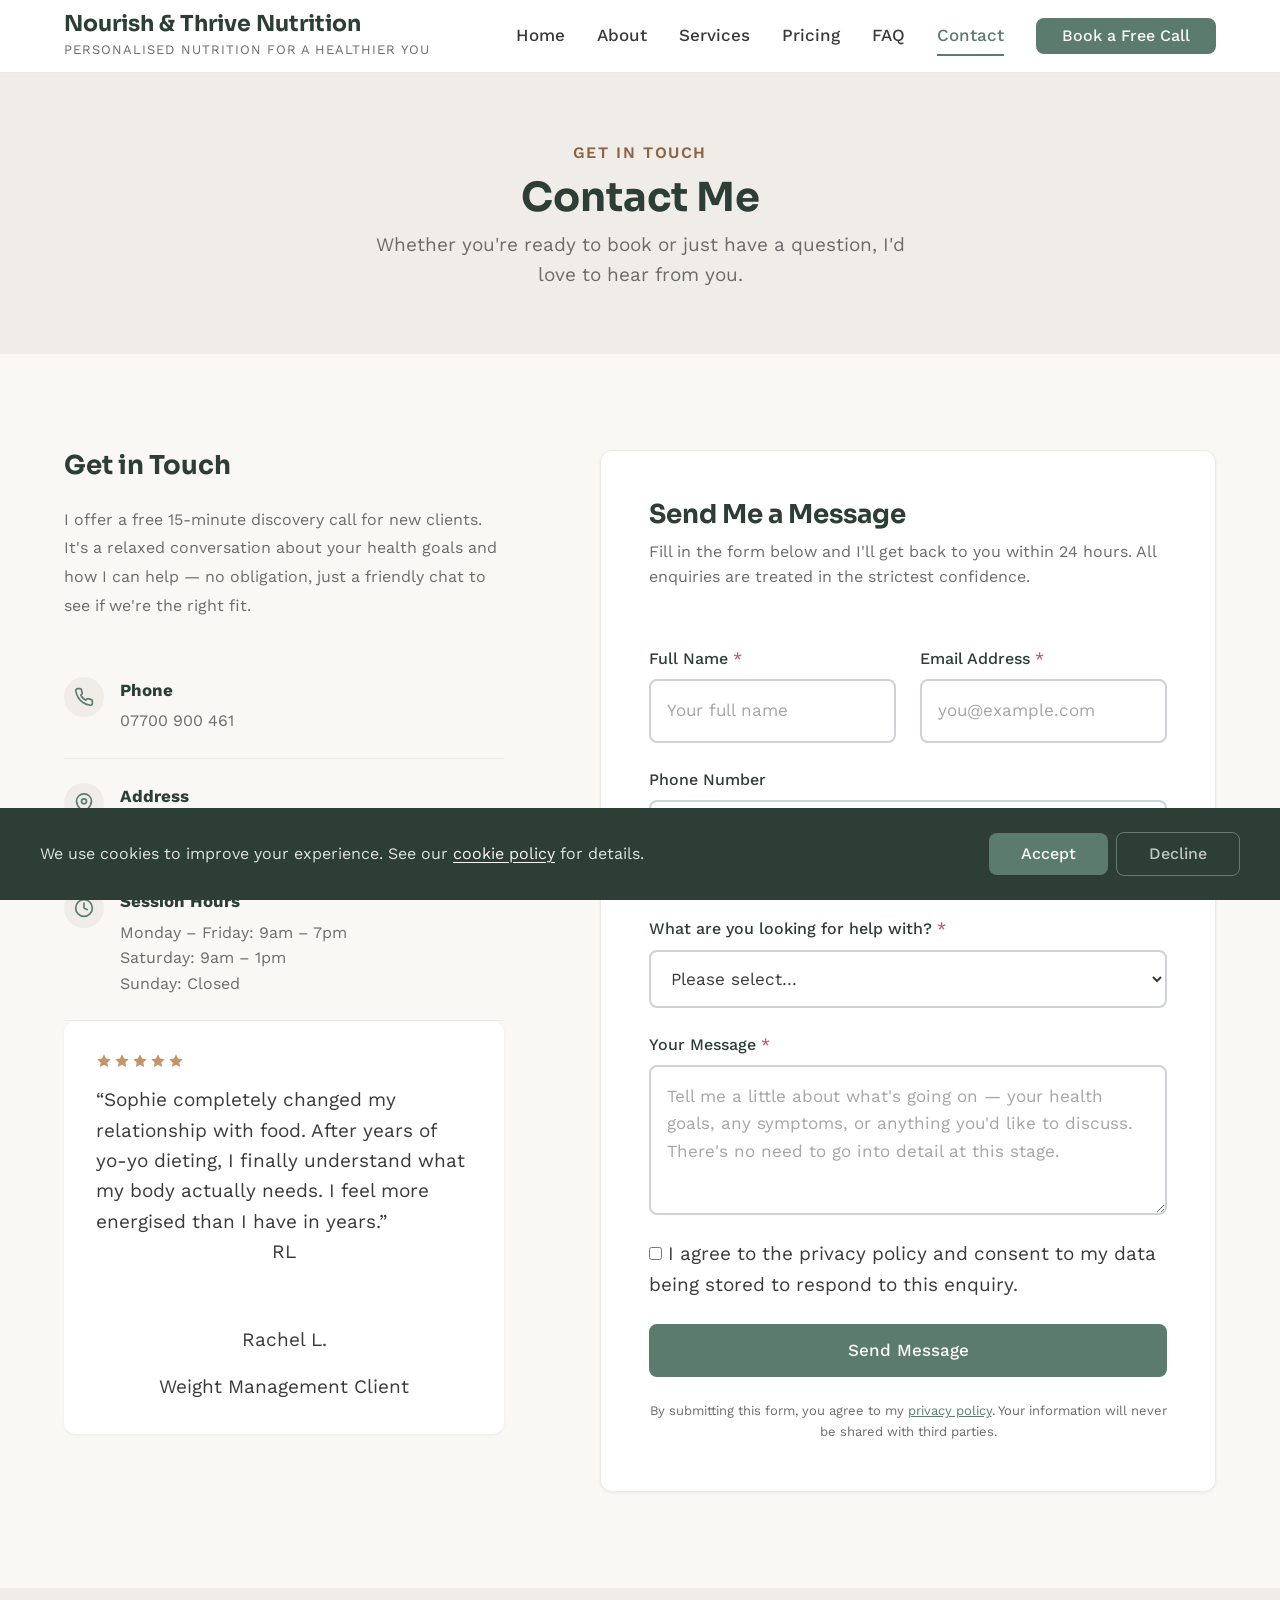
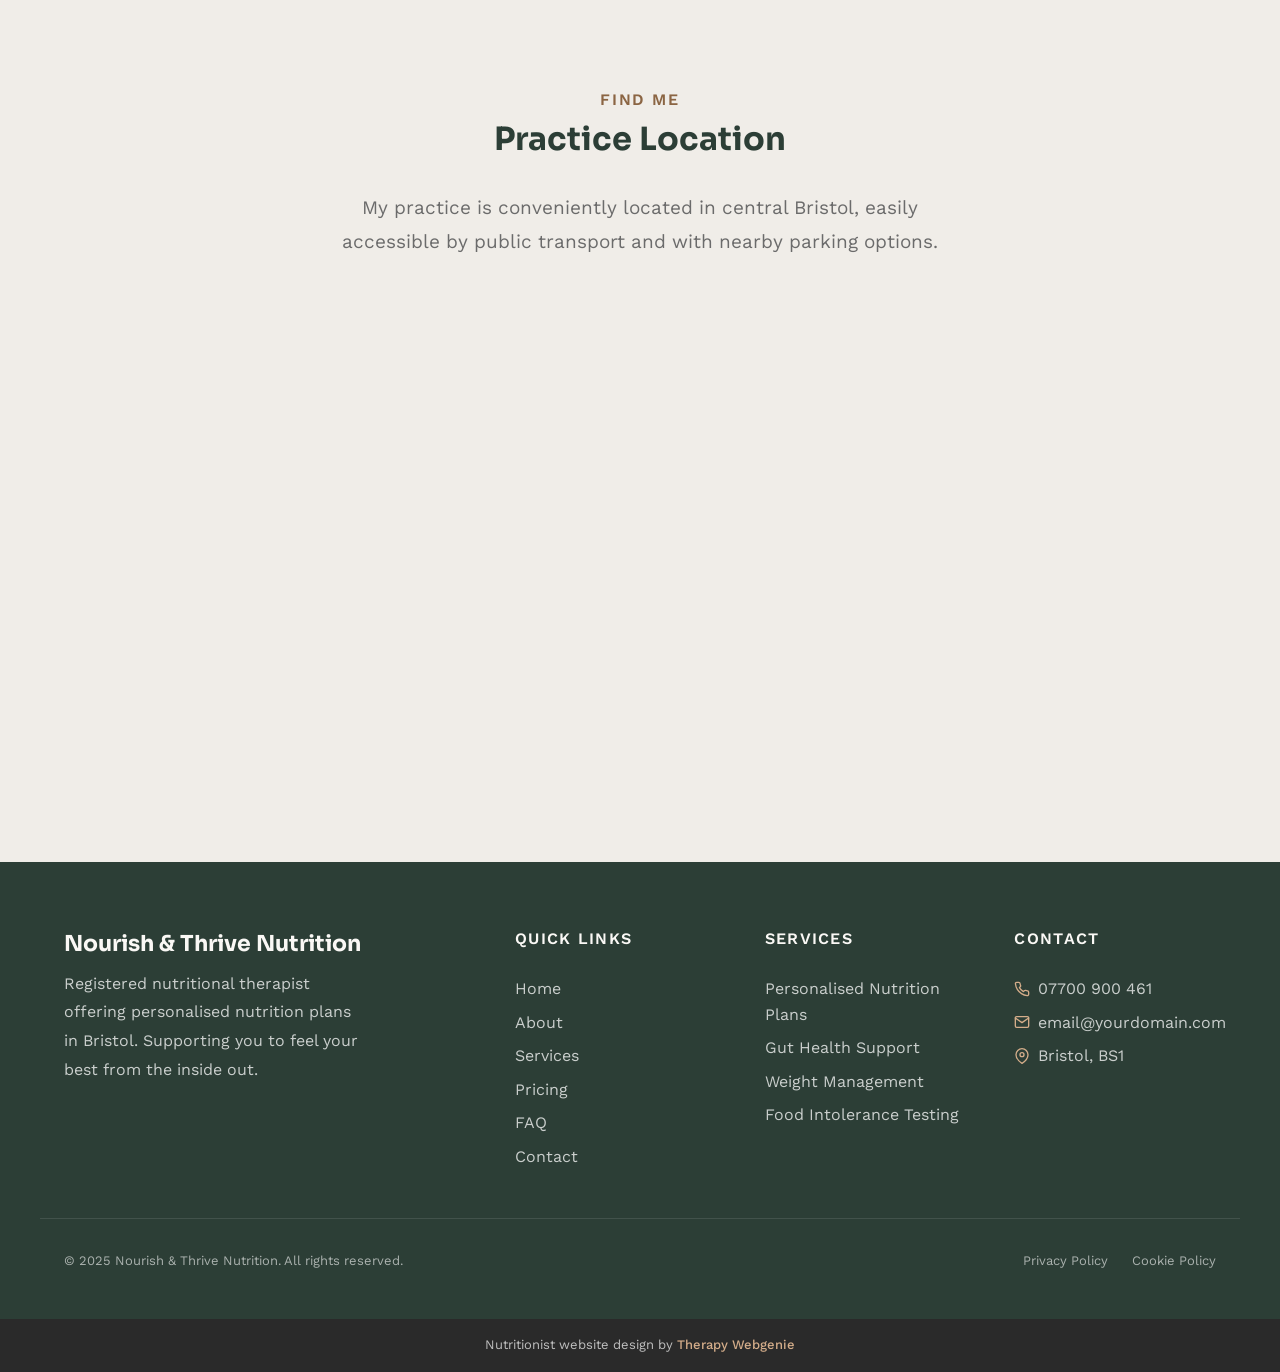
<file: contact.html>
<!DOCTYPE html>
<html lang="en">
<head>
  <meta charset="UTF-8">
  <meta name="viewport" content="width=device-width, initial-scale=1.0">
  <meta name="description" content="Get in touch with Nourish &amp; Thrive Nutrition. Book a free discovery call or send a message. Personalised nutritional therapy in Bristol.">
  <meta name="author" content="Nourish &amp; Thrive Nutrition">
  <title>Contact — Nourish &amp; Thrive Nutrition</title>

  <link rel="canonical" href="https://nutritionist.therapywebgenie.com/contact.html">

  <meta property="og:type" content="website">
  <meta property="og:url" content="https://nutritionist.therapywebgenie.com/contact.html">
  <meta property="og:title" content="Contact — Nourish &amp; Thrive Nutrition">
  <meta property="og:description" content="Get in touch with Nourish &amp; Thrive Nutrition. Book a free discovery call or send a message.">

  <link rel="preconnect" href="https://fonts.googleapis.com">
  <link rel="preconnect" href="https://fonts.gstatic.com" crossorigin>

  <link rel="stylesheet" href="css/base.css">
  <link rel="stylesheet" href="css/components.css">
  <link rel="stylesheet" href="css/theme.css">
  <!-- PROFILE:schema -->
  <script type="application/ld+json">
  {
    "@context": "https://schema.org",
    "@type": "LocalBusiness",
    "name": "Nourish & Thrive Nutrition",
    "description": "Personalised nutritional therapy in Bristol. Gut health, weight management, food intolerance testing, and bespoke nutrition plans.",
    "url": "https://nutritionist.therapywebgenie.com",
    "telephone": "07700 900 461",
    "email": "email@yourdomain.com",
    "address": {
      "@type": "PostalAddress",
      "addressLocality": "Bristol",
      "postalCode": "BS1",
      "addressCountry": "GB"
    },
    "openingHours": [
      "Mo-Fr 09:00-19:00",
      "Sa 09:00-13:00"
    ],
    "image": "https://nutritionist.therapywebgenie.com/images/hero.jpg",
    "priceRange": "££"
  }
  </script>
  <!-- /PROFILE:schema -->
</head>
<body>

  <a href="#main" class="skip-link">Skip to main content</a>

  <!-- SECTION: nav -->
  <nav class="nav" role="navigation" aria-label="Main navigation">
    <div class="container nav__inner">
      <a href="index.html" class="nav__brand">
        <!-- PROFILE:logo --><!-- /PROFILE:logo -->
        <span class="nav__name"><!-- PROFILE:site_title -->Nourish &amp; Thrive Nutrition<!-- /PROFILE:site_title --></span>
        <span class="nav__title"><!-- PROFILE:site_slogan -->Personalised Nutrition for a Healthier You<!-- /PROFILE:site_slogan --></span>
      </a>
      <div class="nav__links">
        <a href="index.html" class="nav__link">Home</a>
        <a href="about.html" class="nav__link">About</a>
        <a href="services.html" class="nav__link">Services</a>
        <a href="pricing.html" class="nav__link">Pricing</a>
        <a href="faq.html" class="nav__link">FAQ</a>
        <a href="contact.html" class="nav__link nav__link--active">Contact</a>
        <a href="contact.html" class="btn btn--primary nav__cta">Book a Free Call</a>
      </div>
      <button class="nav__toggle" aria-label="Toggle menu" aria-expanded="false" aria-controls="mobile-menu">
        <span class="nav__toggle-bar"></span>
        <span class="nav__toggle-bar"></span>
        <span class="nav__toggle-bar"></span>
      </button>
    </div>
    <div class="nav__mobile" id="mobile-menu" role="menu">
      <a href="index.html" class="nav__link" role="menuitem">Home</a>
      <a href="about.html" class="nav__link" role="menuitem">About</a>
      <a href="services.html" class="nav__link" role="menuitem">Services</a>
      <a href="pricing.html" class="nav__link" role="menuitem">Pricing</a>
      <a href="faq.html" class="nav__link" role="menuitem">FAQ</a>
      <a href="contact.html" class="nav__link nav__link--active" role="menuitem">Contact</a>
      <a href="contact.html" class="btn btn--primary" role="menuitem">Book a Free Call</a>
    </div>
  </nav>
  <!-- /SECTION: nav -->

  <!-- Compact scroll header -->
  <div class="nav-scroll" aria-hidden="true">
    <div class="container nav-scroll__inner">
      <div class="nav-scroll__brand">
        <span class="nav-scroll__name"><!-- PROFILE:site_title -->Nourish &amp; Thrive Nutrition<!-- /PROFILE:site_title --></span>
        <span class="nav-scroll__title"><!-- PROFILE:site_slogan -->Personalised Nutrition for a Healthier You<!-- /PROFILE:site_slogan --></span>
      </div>
      <div class="nav-scroll__right">
        <a href="tel:07700900461" class="nav-scroll__phone">
          <svg xmlns="http://www.w3.org/2000/svg" viewBox="0 0 24 24" fill="none" stroke="currentColor" stroke-width="2" stroke-linecap="round" stroke-linejoin="round"><path d="M22 16.92v3a2 2 0 0 1-2.18 2 19.79 19.79 0 0 1-8.63-3.07 19.5 19.5 0 0 1-6-6 19.79 19.79 0 0 1-3.07-8.67A2 2 0 0 1 4.11 2h3a2 2 0 0 1 2 1.72c.127.96.361 1.903.7 2.81a2 2 0 0 1-.45 2.11L8.09 9.91a16 16 0 0 0 6 6l1.27-1.27a2 2 0 0 1 2.11-.45c.907.339 1.85.573 2.81.7A2 2 0 0 1 22 16.92z"></path></svg>
          07700 900 461
        </a>
        <a href="tel:07700900461" class="nav-scroll__phone-icon" aria-label="Call us">
          <svg xmlns="http://www.w3.org/2000/svg" viewBox="0 0 24 24" fill="none" stroke="currentColor" stroke-width="2" stroke-linecap="round" stroke-linejoin="round"><path d="M22 16.92v3a2 2 0 0 1-2.18 2 19.79 19.79 0 0 1-8.63-3.07 19.5 19.5 0 0 1-6-6 19.79 19.79 0 0 1-3.07-8.67A2 2 0 0 1 4.11 2h3a2 2 0 0 1 2 1.72c.127.96.361 1.903.7 2.81a2 2 0 0 1-.45 2.11L8.09 9.91a16 16 0 0 0 6 6l1.27-1.27a2 2 0 0 1 2.11-.45c.907.339 1.85.573 2.81.7A2 2 0 0 1 22 16.92z"></path></svg>
        </a>
        <button class="nav-scroll__toggle" aria-label="Toggle menu">
          <span class="nav-scroll__toggle-bar"></span>
          <span class="nav-scroll__toggle-bar"></span>
          <span class="nav-scroll__toggle-bar"></span>
        </button>
      </div>
    </div>
  </div>

  <main id="main">

    <!-- SECTION: page-header -->
    <section class="page-header">
      <div class="container">
        <span class="section-label">Get in Touch</span>
        <h1>Contact Me</h1>
        <p>Whether you're ready to book or just have a question, I'd love to hear from you.</p>
      </div>
    </section>
    <!-- /SECTION: page-header -->

    <!-- SECTION: contact-form -->
    <section class="section reveal">
      <div class="container contact-grid">

        <div class="contact-info">
          <h2 class="contact-info__heading">Get in Touch</h2>
          <p class="contact-info__intro">I offer a free 15-minute discovery call for new clients. It's a relaxed conversation about your health goals and how I can help &mdash; no obligation, just a friendly chat to see if we're the right fit.</p>

          <div class="contact-info__item">
            <div class="contact-info__icon">
              <svg xmlns="http://www.w3.org/2000/svg" viewBox="0 0 24 24" fill="none" stroke="currentColor" stroke-width="2" stroke-linecap="round" stroke-linejoin="round"><path d="M22 16.92v3a2 2 0 0 1-2.18 2 19.79 19.79 0 0 1-8.63-3.07 19.5 19.5 0 0 1-6-6 19.79 19.79 0 0 1-3.07-8.67A2 2 0 0 1 4.11 2h3a2 2 0 0 1 2 1.72 12.84 12.84 0 0 0 .7 2.81 2 2 0 0 1-.45 2.11L8.09 9.91a16 16 0 0 0 6 6l1.27-1.27a2 2 0 0 1 2.11-.45 12.84 12.84 0 0 0 2.81.7A2 2 0 0 1 22 16.92z"></path></svg>
            </div>
            <div>
              <p class="contact-info__label">Phone</p>
              <p class="contact-info__value">07700 900 461</p>
            </div>
          </div>

          <div class="contact-info__item">
            <div class="contact-info__icon">
              <svg xmlns="http://www.w3.org/2000/svg" viewBox="0 0 24 24" fill="none" stroke="currentColor" stroke-width="2" stroke-linecap="round" stroke-linejoin="round"><path d="M21 10c0 7-9 13-9 13s-9-6-9-13a9 9 0 0 1 18 0z"></path><circle cx="12" cy="10" r="3"></circle></svg>
            </div>
            <div>
              <p class="contact-info__label">Address</p>
              <p class="contact-info__value">Bristol, BS1</p>
            </div>
          </div>

          <div class="contact-info__item">
            <div class="contact-info__icon">
              <svg xmlns="http://www.w3.org/2000/svg" viewBox="0 0 24 24" fill="none" stroke="currentColor" stroke-width="2" stroke-linecap="round" stroke-linejoin="round"><circle cx="12" cy="12" r="10"></circle><polyline points="12 6 12 12 16 14"></polyline></svg>
            </div>
            <div>
              <p class="contact-info__label">Session Hours</p>
              <p class="contact-info__value">Monday &ndash; Friday: 9am &ndash; 7pm<br>Saturday: 9am &ndash; 1pm<br>Sunday: Closed</p>
            </div>
          </div>

          <div class="testimonial">
            <div class="testimonial__stars">
              <svg xmlns="http://www.w3.org/2000/svg" viewBox="0 0 24 24" fill="currentColor"><polygon points="12 2 15.09 8.26 22 9.27 17 14.14 18.18 21.02 12 17.77 5.82 21.02 7 14.14 2 9.27 8.91 8.26 12 2"></polygon></svg>
              <svg xmlns="http://www.w3.org/2000/svg" viewBox="0 0 24 24" fill="currentColor"><polygon points="12 2 15.09 8.26 22 9.27 17 14.14 18.18 21.02 12 17.77 5.82 21.02 7 14.14 2 9.27 8.91 8.26 12 2"></polygon></svg>
              <svg xmlns="http://www.w3.org/2000/svg" viewBox="0 0 24 24" fill="currentColor"><polygon points="12 2 15.09 8.26 22 9.27 17 14.14 18.18 21.02 12 17.77 5.82 21.02 7 14.14 2 9.27 8.91 8.26 12 2"></polygon></svg>
              <svg xmlns="http://www.w3.org/2000/svg" viewBox="0 0 24 24" fill="currentColor"><polygon points="12 2 15.09 8.26 22 9.27 17 14.14 18.18 21.02 12 17.77 5.82 21.02 7 14.14 2 9.27 8.91 8.26 12 2"></polygon></svg>
              <svg xmlns="http://www.w3.org/2000/svg" viewBox="0 0 24 24" fill="currentColor"><polygon points="12 2 15.09 8.26 22 9.27 17 14.14 18.18 21.02 12 17.77 5.82 21.02 7 14.14 2 9.27 8.91 8.26 12 2"></polygon></svg>
            </div>
            <blockquote class="testimonial__text">&ldquo;Sophie completely changed my relationship with food. After years of yo-yo dieting, I finally understand what my body actually needs. I feel more energised than I have in years.&rdquo;</blockquote>
            <div class="testimonial--avatar">
              <div class="testimonial__avatar">
                <span class="testimonial__initials">RL</span>
              </div>
              <div>
                <p class="testimonial__name">Rachel L.</p>
                <p class="testimonial__role">Weight Management Client</p>
              </div>
            </div>
          </div>
        </div>

        <div class="contact-form-wrap">
          <div class="card contact-form-card">
            <h2>Send Me a Message</h2>
            <p>Fill in the form below and I'll get back to you within 24 hours. All enquiries are treated in the strictest confidence.</p>
            <form class="form" action="https://editmy.site/api/form/SITE_ID" method="POST">
              <div class="form__row">
                <div class="form__group">
                  <label for="name" class="form__label form__label--required">Full Name</label>
                  <input type="text" id="name" name="name" class="form__input" placeholder="Your full name" required autocomplete="name">
                </div>
                <div class="form__group">
                  <label for="email" class="form__label form__label--required">Email Address</label>
                  <input type="email" id="email" name="email" class="form__input" placeholder="you@example.com" required autocomplete="email">
                </div>
              </div>
              <div class="form__group">
                <label for="phone" class="form__label">Phone Number</label>
                <input type="tel" id="phone" name="phone" class="form__input" placeholder="07xxx xxxxxx" autocomplete="tel">
                <span class="form__hint">Optional &mdash; useful if you'd like me to call you back</span>
              </div>
              <div class="form__group">
                <label for="service" class="form__label form__label--required">What are you looking for help with?</label>
                <select id="service" name="service" class="form__input" required>
                  <option value="" disabled selected>Please select&hellip;</option>
                  <option value="Personalised Nutrition Plan">Personalised Nutrition Plan</option>
                  <option value="Gut Health Support">Gut Health Support</option>
                  <option value="Weight Management">Weight Management</option>
                  <option value="Food Intolerance Testing">Food Intolerance Testing</option>
                  <option value="General Enquiry">General Enquiry</option>
                  <option value="Other">Other</option>
                </select>
              </div>
              <div class="form__group">
                <label for="message" class="form__label form__label--required">Your Message</label>
                <textarea id="message" name="message" class="form__textarea" placeholder="Tell me a little about what's going on &mdash; your health goals, any symptoms, or anything you'd like to discuss. There's no need to go into detail at this stage." required></textarea>
              </div>
              <div class="form__group">
                <label class="form__checkbox">
                  <input type="checkbox" name="consent" required>
                  <span>I agree to the <a href="privacy.html">privacy policy</a> and consent to my data being stored to respond to this enquiry.</span>
                </label>
              </div>
              <div>
                            <div style="display:none"><input type="text" name="_hp" tabindex="-1" autocomplete="off"></div>
            <input type="hidden" name="_t" value="">
<button type="submit" class="btn btn--primary btn--block">Send Message</button>
              </div>
              <p class="form__consent">By submitting this form, you agree to my <a href="privacy.html">privacy policy</a>. Your information will never be shared with third parties.</p>
            </form>
          </div>
        </div>

      </div>
    </section>
    <!-- /SECTION: contact-form -->

    <!-- SECTION: map -->
    <section class="section section--alt reveal">
      <div class="container text-center">
        <span class="section-label">Find Me</span>
        <h2>Practice Location</h2>
        <p class="section-subtitle">My practice is conveniently located in central Bristol, easily accessible by public transport and with nearby parking options.</p>
        <div class="map-embed" style="border-radius: var(--radius-lg); overflow: hidden; margin-top: var(--space-lg);">
          <iframe src="https://www.google.com/maps/embed?pb=!1m18!1m12!1m3!1d9940.39573!2d-2.6!3d51.4536!2m3!1f0!2f0!3f0!3m2!1i1024!2i768!4f13.1!3m3!1m2!1s0x48718dd8d5ee2631%3A0x5c88f3e3f9b6d1a1!2sBristol%20BS1!5e0!3m2!1sen!2suk!4v1700000000000!5m2!1sen!2suk" width="100%" height="450" style="border:0;" allowfullscreen="" loading="lazy" referrerpolicy="no-referrer-when-downgrade" title="Practice location in Bristol, BS1"></iframe>
        </div>
      </div>
    </section>
    <!-- /SECTION: map -->

  </main>

  <!-- SECTION: footer -->
  <footer class="footer">
    <div class="container footer__inner">
      <div class="footer__brand">
        <p class="footer__brand-name">Nourish &amp; Thrive Nutrition</p>
        <p class="footer__brand-text">Registered nutritional therapist offering personalised nutrition plans in Bristol. Supporting you to feel your best from the inside out.</p>
      </div>
      <div class="footer__col">
        <p class="footer__heading">Quick Links</p>
        <div class="footer__links">
          <a href="index.html" class="footer__link">Home</a>
          <a href="about.html" class="footer__link">About</a>
          <a href="services.html" class="footer__link">Services</a>
          <a href="pricing.html" class="footer__link">Pricing</a>
          <a href="faq.html" class="footer__link">FAQ</a>
          <a href="contact.html" class="footer__link">Contact</a>
        </div>
      </div>
      <div class="footer__col">
        <p class="footer__heading">Services</p>
        <div class="footer__links">
          <a href="services.html#service-nutrition-plans" class="footer__link">Personalised Nutrition Plans</a>
          <a href="services.html#service-gut-health" class="footer__link">Gut Health Support</a>
          <a href="services.html#service-weight-management" class="footer__link">Weight Management</a>
          <a href="services.html#service-food-intolerance" class="footer__link">Food Intolerance Testing</a>
        </div>
      </div>
      <div class="footer__col">
        <p class="footer__heading">Contact</p>
        <div class="footer__contact-item">
          <svg xmlns="http://www.w3.org/2000/svg" viewBox="0 0 24 24" fill="none" stroke="currentColor" stroke-width="2" stroke-linecap="round" stroke-linejoin="round"><path d="M22 16.92v3a2 2 0 0 1-2.18 2 19.79 19.79 0 0 1-8.63-3.07 19.5 19.5 0 0 1-6-6 19.79 19.79 0 0 1-3.07-8.67A2 2 0 0 1 4.11 2h3a2 2 0 0 1 2 1.72 12.84 12.84 0 0 0 .7 2.81 2 2 0 0 1-.45 2.11L8.09 9.91a16 16 0 0 0 6 6l1.27-1.27a2 2 0 0 1 2.11-.45 12.84 12.84 0 0 0 2.81.7A2 2 0 0 1 22 16.92z"></path></svg>
          <!-- PROFILE:phone_landline --><span>07700 900 461</span><!-- /PROFILE:phone_landline -->
        </div>
        <div class="footer__contact-item">
          <svg xmlns="http://www.w3.org/2000/svg" viewBox="0 0 24 24" fill="none" stroke="currentColor" stroke-width="2" stroke-linecap="round" stroke-linejoin="round"><path d="M4 4h16c1.1 0 2 .9 2 2v12c0 1.1-.9 2-2 2H4c-1.1 0-2-.9-2-2V6c0-1.1.9-2 2-2z"></path><polyline points="22,6 12,13 2,6"></polyline></svg>
          <!-- PROFILE:email --><a href="mailto:email@yourdomain.com">email@yourdomain.com</a><!-- /PROFILE:email -->
        </div>
        <div class="footer__contact-item">
          <svg xmlns="http://www.w3.org/2000/svg" viewBox="0 0 24 24" fill="none" stroke="currentColor" stroke-width="2" stroke-linecap="round" stroke-linejoin="round"><path d="M21 10c0 7-9 13-9 13s-9-6-9-13a9 9 0 0 1 18 0z"></path><circle cx="12" cy="10" r="3"></circle></svg>
          <!-- PROFILE:address --><span>Bristol, BS1</span><!-- /PROFILE:address -->
        </div>
      </div>
    </div>
    <div class="container footer__bottom">
      <p class="footer__copyright">&copy; 2025 Nourish &amp; Thrive Nutrition. All rights reserved.</p>
      <div class="footer__legal">
        <a href="privacy.html">Privacy Policy</a>
        <a href="cookies-policy.html">Cookie Policy</a>
      </div>
    </div>
  </footer>
  <!-- /SECTION: footer -->

  <div class="site-credit">
    <p>Nutritionist website design by <a href="https://www.therapywebgenie.com/websites-for-therapists/" target="_blank" rel="noopener nofollow">Therapy Webgenie</a></p>
  </div>

  <!-- Cookie Consent -->
  <div class="cookie-banner" role="dialog" aria-label="Cookie consent">
    <div class="cookie-banner__inner">
      <p class="cookie-banner__text">We use cookies to improve your experience. See our <a href="cookies-policy.html">cookie policy</a> for details.</p>
      <div class="cookie-banner__buttons"><button class="cookie-banner__accept">Accept</button><button class="cookie-banner__decline">Decline</button></div>
    </div>
  </div>

  <!-- Back to Top -->
  <button class="back-to-top" aria-label="Back to top">
    <svg xmlns="http://www.w3.org/2000/svg" viewBox="0 0 24 24" fill="none" stroke="currentColor" stroke-width="2" stroke-linecap="round" stroke-linejoin="round"><polyline points="18 15 12 9 6 15"></polyline></svg>
  </button>

  <script src="js/main.js"></script>
</body>
</html>
</file>
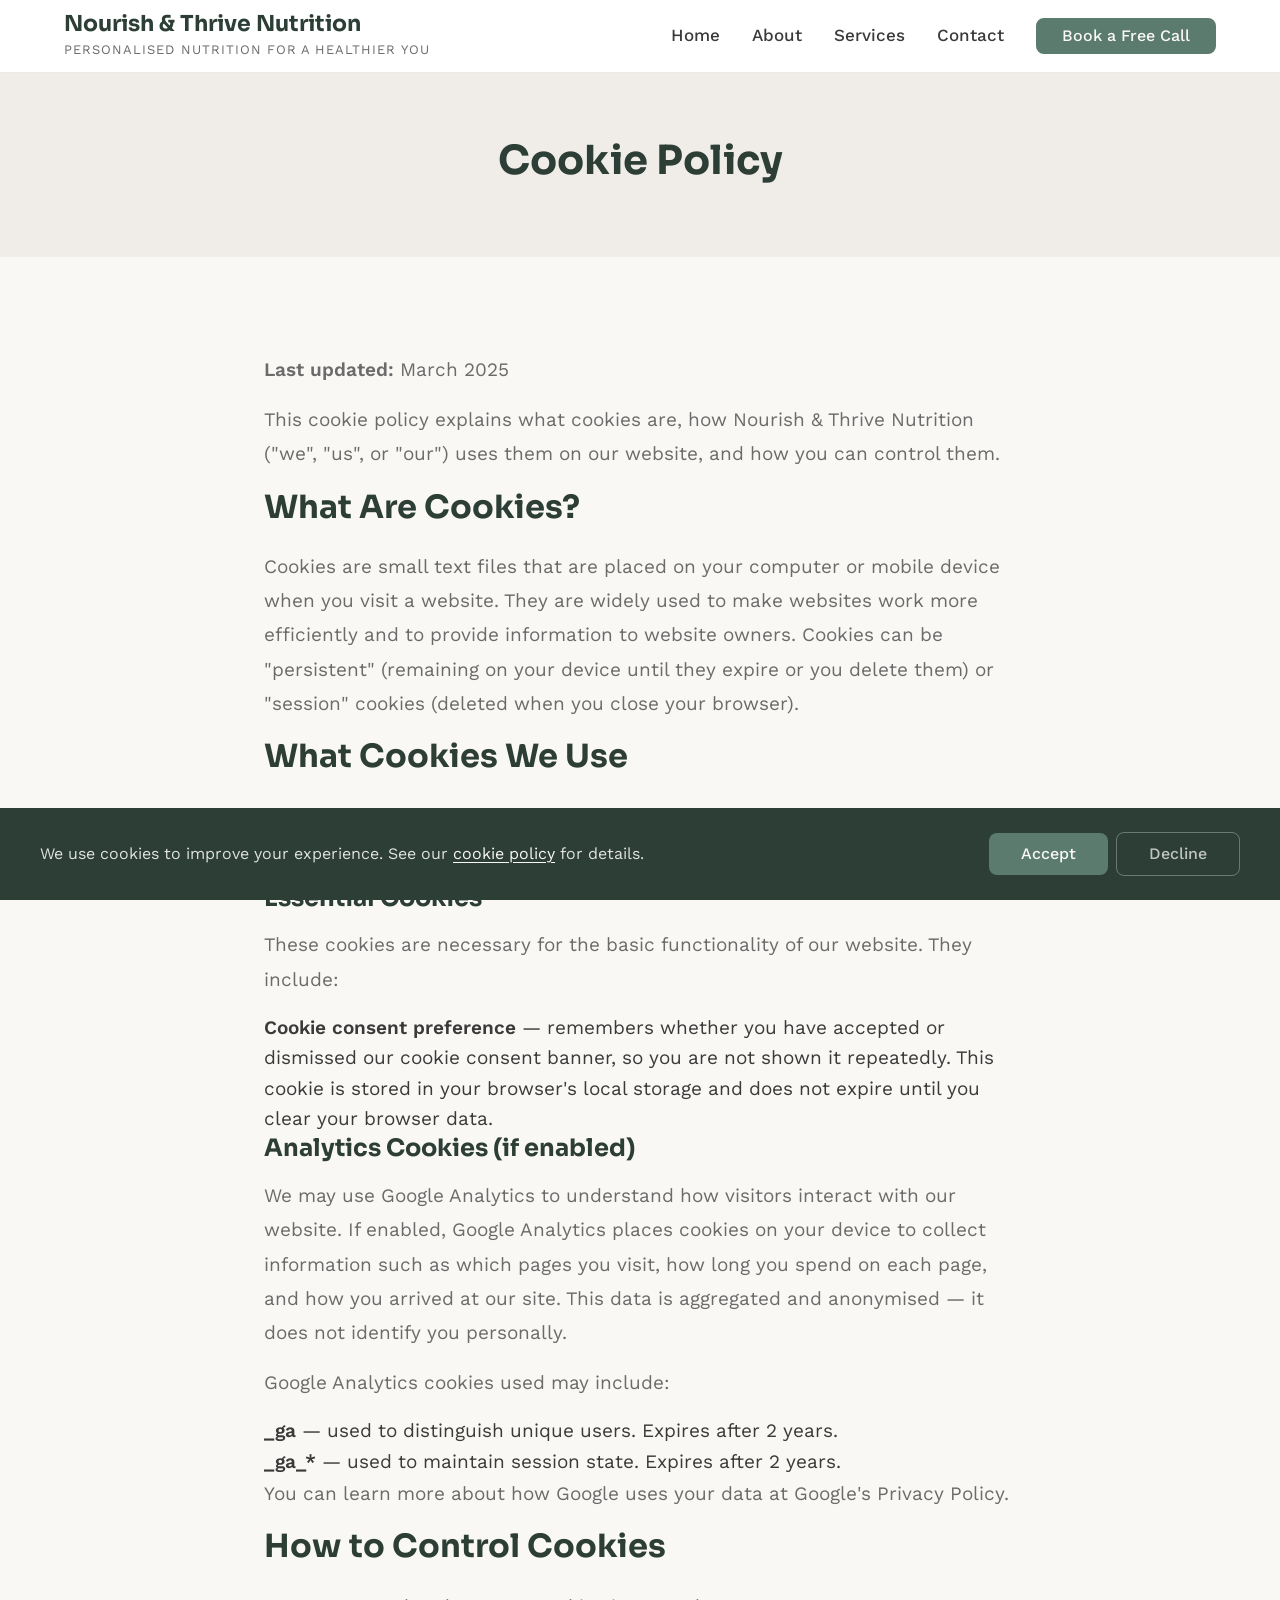
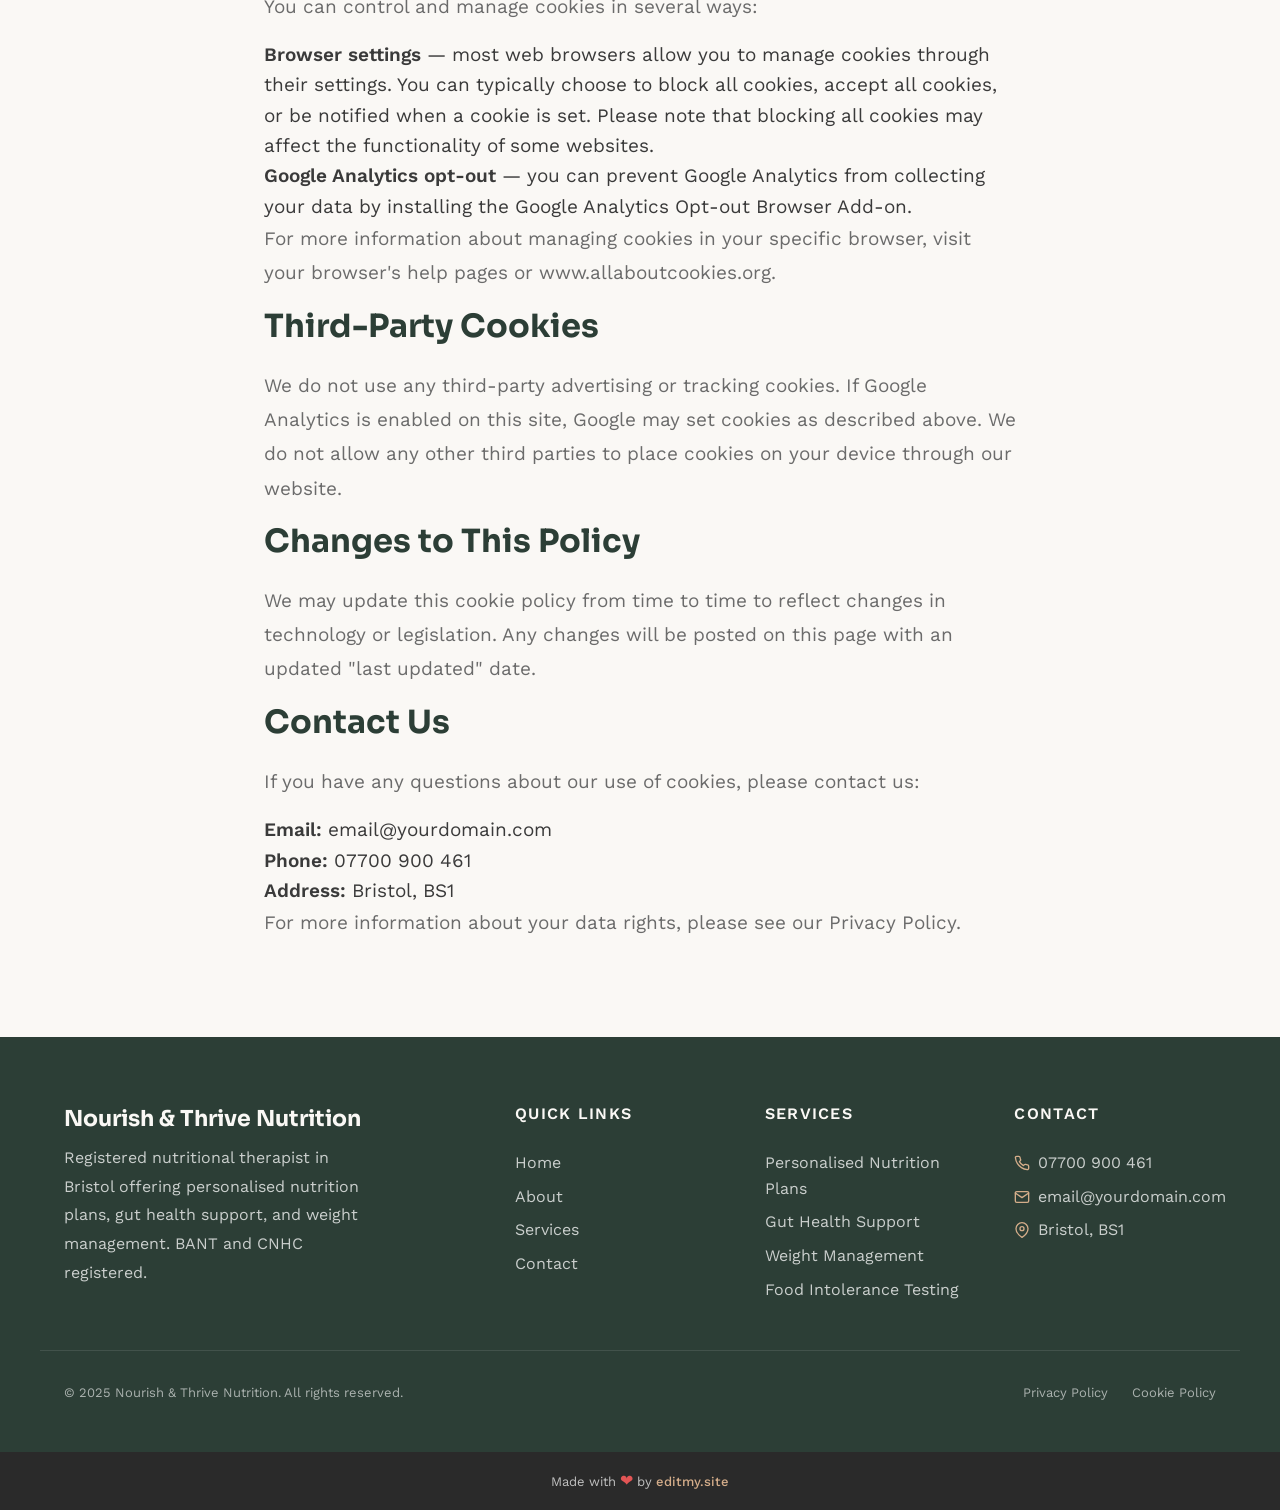
<file: cookies-policy.html>
<!DOCTYPE html>
<html lang="en">
<head>
  <meta charset="UTF-8">
  <meta name="viewport" content="width=device-width, initial-scale=1.0">
  <meta name="robots" content="noindex">
  <meta name="author" content="Nourish &amp; Thrive Nutrition">
  <title>Cookie Policy — Nourish &amp; Thrive Nutrition</title>

  <link rel="preconnect" href="https://fonts.googleapis.com">
  <link rel="preconnect" href="https://fonts.gstatic.com" crossorigin>

  <link rel="stylesheet" href="css/base.css">
  <link rel="stylesheet" href="css/components.css">
  <link rel="stylesheet" href="css/theme.css">
  <!-- PROFILE:schema -->
  <!-- /PROFILE:schema -->
</head>
<body>

  <a href="#main" class="skip-link">Skip to main content</a>

  <!-- SECTION: nav -->
  <nav class="nav" role="navigation" aria-label="Main navigation">
    <div class="container nav__inner">
      <a href="index.html" class="nav__brand">
        <!-- PROFILE:logo --><!-- /PROFILE:logo -->
        <span class="nav__name"><!-- PROFILE:site_title -->Nourish &amp; Thrive Nutrition<!-- /PROFILE:site_title --></span>
        <span class="nav__title"><!-- PROFILE:site_slogan -->Personalised Nutrition for a Healthier You<!-- /PROFILE:site_slogan --></span>
      </a>
      <div class="nav__links">
        <a href="index.html" class="nav__link">Home</a>
        <a href="about.html" class="nav__link">About</a>
        <a href="services.html" class="nav__link">Services</a>
        <a href="contact.html" class="nav__link">Contact</a>
        <a href="contact.html" class="btn btn--primary nav__cta">Book a Free Call</a>
      </div>
      <button class="nav__toggle" aria-label="Toggle menu" aria-expanded="false" aria-controls="mobile-menu">
        <span class="nav__toggle-bar"></span>
        <span class="nav__toggle-bar"></span>
        <span class="nav__toggle-bar"></span>
      </button>
    </div>
    <div class="nav__mobile" id="mobile-menu" role="menu">
      <a href="index.html" class="nav__link" role="menuitem">Home</a>
      <a href="about.html" class="nav__link" role="menuitem">About</a>
      <a href="services.html" class="nav__link" role="menuitem">Services</a>
      <a href="contact.html" class="nav__link" role="menuitem">Contact</a>
      <a href="contact.html" class="btn btn--primary" role="menuitem">Book a Free Call</a>
    </div>
  </nav>
  <!-- /SECTION: nav -->

  <!-- Compact scroll header -->
  <div class="nav-scroll" aria-hidden="true">
    <div class="container nav-scroll__inner">
      <div class="nav-scroll__brand">
        <span class="nav-scroll__name"><!-- PROFILE:site_title -->Nourish &amp; Thrive Nutrition<!-- /PROFILE:site_title --></span>
        <span class="nav-scroll__title"><!-- PROFILE:site_slogan -->Personalised Nutrition for a Healthier You<!-- /PROFILE:site_slogan --></span>
      </div>
      <div class="nav-scroll__right">
        <a href="tel:07700900461" class="nav-scroll__phone">
          <svg xmlns="http://www.w3.org/2000/svg" viewBox="0 0 24 24" fill="none" stroke="currentColor" stroke-width="2" stroke-linecap="round" stroke-linejoin="round"><path d="M22 16.92v3a2 2 0 0 1-2.18 2 19.79 19.79 0 0 1-8.63-3.07 19.5 19.5 0 0 1-6-6 19.79 19.79 0 0 1-3.07-8.67A2 2 0 0 1 4.11 2h3a2 2 0 0 1 2 1.72c.127.96.361 1.903.7 2.81a2 2 0 0 1-.45 2.11L8.09 9.91a16 16 0 0 0 6 6l1.27-1.27a2 2 0 0 1 2.11-.45c.907.339 1.85.573 2.81.7A2 2 0 0 1 22 16.92z"></path></svg>
          07700 900 461
        </a>
        <a href="tel:07700900461" class="nav-scroll__phone-icon" aria-label="Call us">
          <svg xmlns="http://www.w3.org/2000/svg" viewBox="0 0 24 24" fill="none" stroke="currentColor" stroke-width="2" stroke-linecap="round" stroke-linejoin="round"><path d="M22 16.92v3a2 2 0 0 1-2.18 2 19.79 19.79 0 0 1-8.63-3.07 19.5 19.5 0 0 1-6-6 19.79 19.79 0 0 1-3.07-8.67A2 2 0 0 1 4.11 2h3a2 2 0 0 1 2 1.72c.127.96.361 1.903.7 2.81a2 2 0 0 1-.45 2.11L8.09 9.91a16 16 0 0 0 6 6l1.27-1.27a2 2 0 0 1 2.11-.45c.907.339 1.85.573 2.81.7A2 2 0 0 1 22 16.92z"></path></svg>
        </a>
        <button class="nav-scroll__toggle" aria-label="Toggle menu">
          <span class="nav-scroll__toggle-bar"></span>
          <span class="nav-scroll__toggle-bar"></span>
          <span class="nav-scroll__toggle-bar"></span>
        </button>
      </div>
    </div>
  </div>

  <main id="main">

    <!-- SECTION: page-header -->
    <section class="page-header">
      <div class="container text-center">
        <h1>Cookie Policy</h1>
      </div>
    </section>
    <!-- /SECTION: page-header -->

    <!-- SECTION: cookies-content -->
    <section class="section">
      <div class="container container--narrow">
        <div class="text-block">

          <p><strong>Last updated:</strong> March 2025</p>

          <p>This cookie policy explains what cookies are, how Nourish &amp; Thrive Nutrition ("we", "us", or "our") uses them on our website, and how you can control them.</p>

          <h2>What Are Cookies?</h2>

          <p>Cookies are small text files that are placed on your computer or mobile device when you visit a website. They are widely used to make websites work more efficiently and to provide information to website owners. Cookies can be "persistent" (remaining on your device until they expire or you delete them) or "session" cookies (deleted when you close your browser).</p>

          <h2>What Cookies We Use</h2>

          <p>We aim to keep our use of cookies to a minimum. The cookies used on this website fall into the following categories:</p>

          <h3>Essential Cookies</h3>

          <p>These cookies are necessary for the basic functionality of our website. They include:</p>

          <ul>
            <li><strong>Cookie consent preference</strong> — remembers whether you have accepted or dismissed our cookie consent banner, so you are not shown it repeatedly. This cookie is stored in your browser's local storage and does not expire until you clear your browser data.</li>
          </ul>

          <h3>Analytics Cookies (if enabled)</h3>

          <p>We may use Google Analytics to understand how visitors interact with our website. If enabled, Google Analytics places cookies on your device to collect information such as which pages you visit, how long you spend on each page, and how you arrived at our site. This data is aggregated and anonymised — it does not identify you personally.</p>

          <p>Google Analytics cookies used may include:</p>

          <ul>
            <li><strong>_ga</strong> — used to distinguish unique users. Expires after 2 years.</li>
            <li><strong>_ga_*</strong> — used to maintain session state. Expires after 2 years.</li>
          </ul>

          <p>You can learn more about how Google uses your data at <a href="https://policies.google.com/privacy" target="_blank" rel="noopener">Google's Privacy Policy</a>.</p>

          <h2>How to Control Cookies</h2>

          <p>You can control and manage cookies in several ways:</p>

          <ul>
            <li><strong>Browser settings</strong> — most web browsers allow you to manage cookies through their settings. You can typically choose to block all cookies, accept all cookies, or be notified when a cookie is set. Please note that blocking all cookies may affect the functionality of some websites.</li>
            <li><strong>Google Analytics opt-out</strong> — you can prevent Google Analytics from collecting your data by installing the <a href="https://tools.google.com/dlpage/gaoptout" target="_blank" rel="noopener">Google Analytics Opt-out Browser Add-on</a>.</li>
          </ul>

          <p>For more information about managing cookies in your specific browser, visit your browser's help pages or <a href="https://www.allaboutcookies.org" target="_blank" rel="noopener">www.allaboutcookies.org</a>.</p>

          <h2>Third-Party Cookies</h2>

          <p>We do not use any third-party advertising or tracking cookies. If Google Analytics is enabled on this site, Google may set cookies as described above. We do not allow any other third parties to place cookies on your device through our website.</p>

          <h2>Changes to This Policy</h2>

          <p>We may update this cookie policy from time to time to reflect changes in technology or legislation. Any changes will be posted on this page with an updated "last updated" date.</p>

          <h2>Contact Us</h2>

          <p>If you have any questions about our use of cookies, please contact us:</p>

          <ul>
            <li><strong>Email:</strong> <a href="mailto:email@yourdomain.com">email@yourdomain.com</a></li>
            <li><strong>Phone:</strong> 07700 900 461</li>
            <li><strong>Address:</strong> Bristol, BS1</li>
          </ul>

          <p>For more information about your data rights, please see our <a href="privacy.html">Privacy Policy</a>.</p>

        </div>
      </div>
    </section>
    <!-- /SECTION: cookies-content -->

  </main>

  <!-- SECTION: footer -->
  <footer class="footer">
    <div class="container footer__inner">
      <div class="footer__brand">
        <p class="footer__brand-name"><!-- PROFILE:site_title -->Nourish &amp; Thrive Nutrition<!-- /PROFILE:site_title --></p>
        <p class="footer__brand-text">Registered nutritional therapist in Bristol offering personalised nutrition plans, gut health support, and weight management. BANT and CNHC registered.</p>
      </div>
      <div class="footer__col">
        <p class="footer__heading">Quick Links</p>
        <div class="footer__links">
          <a href="index.html" class="footer__link">Home</a>
          <a href="about.html" class="footer__link">About</a>
          <a href="services.html" class="footer__link">Services</a>
          <a href="contact.html" class="footer__link">Contact</a>
        </div>
      </div>
      <div class="footer__col">
        <p class="footer__heading">Services</p>
        <div class="footer__links">
          <a href="services.html#service-nutrition-plans" class="footer__link">Personalised Nutrition Plans</a>
          <a href="services.html#service-gut-health" class="footer__link">Gut Health Support</a>
          <a href="services.html#service-weight-management" class="footer__link">Weight Management</a>
          <a href="services.html#service-food-intolerance" class="footer__link">Food Intolerance Testing</a>
        </div>
      </div>
      <div class="footer__col">
        <p class="footer__heading">Contact</p>
        <div class="footer__contact-item">
          <svg xmlns="http://www.w3.org/2000/svg" viewBox="0 0 24 24" fill="none" stroke="currentColor" stroke-width="2" stroke-linecap="round" stroke-linejoin="round"><path d="M22 16.92v3a2 2 0 0 1-2.18 2 19.79 19.79 0 0 1-8.63-3.07 19.5 19.5 0 0 1-6-6 19.79 19.79 0 0 1-3.07-8.67A2 2 0 0 1 4.11 2h3a2 2 0 0 1 2 1.72 12.84 12.84 0 0 0 .7 2.81 2 2 0 0 1-.45 2.11L8.09 9.91a16 16 0 0 0 6 6l1.27-1.27a2 2 0 0 1 2.11-.45 12.84 12.84 0 0 0 2.81.7A2 2 0 0 1 22 16.92z"></path></svg>
          <span><!-- PROFILE:phone_mobile -->07700 900 461<!-- /PROFILE:phone_mobile --></span>
        </div>
        <div class="footer__contact-item">
          <svg xmlns="http://www.w3.org/2000/svg" viewBox="0 0 24 24" fill="none" stroke="currentColor" stroke-width="2" stroke-linecap="round" stroke-linejoin="round"><path d="M4 4h16c1.1 0 2 .9 2 2v12c0 1.1-.9 2-2 2H4c-1.1 0-2-.9-2-2V6c0-1.1.9-2 2-2z"></path><polyline points="22,6 12,13 2,6"></polyline></svg>
          <span><!-- PROFILE:email --><a href="mailto:email@yourdomain.com">email@yourdomain.com</a><!-- /PROFILE:email --></span>
        </div>
        <div class="footer__contact-item">
          <svg xmlns="http://www.w3.org/2000/svg" viewBox="0 0 24 24" fill="none" stroke="currentColor" stroke-width="2" stroke-linecap="round" stroke-linejoin="round"><path d="M21 10c0 7-9 13-9 13s-9-6-9-13a9 9 0 0 1 18 0z"></path><circle cx="12" cy="10" r="3"></circle></svg>
          <span><!-- PROFILE:address -->Bristol, BS1<!-- /PROFILE:address --></span>
        </div>
      </div>
    </div>
    <div class="container footer__bottom">
      <p class="footer__copyright">&copy; 2025 Nourish &amp; Thrive Nutrition. All rights reserved.</p>
      <div class="footer__legal">
        <a href="privacy.html">Privacy Policy</a>
        <a href="cookies-policy.html">Cookie Policy</a>
      </div>
    </div>
  </footer>
  <!-- /SECTION: footer -->

  <div class="site-credit">
    <p>Made with <span class="site-credit__heart" aria-label="love">&#10084;</span> by <a href="https://editmy.site" target="_blank" rel="noopener">editmy.site</a></p>
  </div>

  <!-- Cookie Consent -->
  <div class="cookie-banner" role="dialog" aria-label="Cookie consent">
    <div class="cookie-banner__inner">
      <p class="cookie-banner__text">We use cookies to improve your experience. See our <a href="cookies-policy.html">cookie policy</a> for details.</p>
      <div class="cookie-banner__buttons"><button class="cookie-banner__accept">Accept</button><button class="cookie-banner__decline">Decline</button></div>
    </div>
  </div>

  <!-- Back to Top -->
  <button class="back-to-top" aria-label="Back to top">
    <svg xmlns="http://www.w3.org/2000/svg" viewBox="0 0 24 24" fill="none" stroke="currentColor" stroke-width="2" stroke-linecap="round" stroke-linejoin="round"><polyline points="18 15 12 9 6 15"></polyline></svg>
  </button>

  <script src="js/main.js"></script>
</body>
</html>
</file>
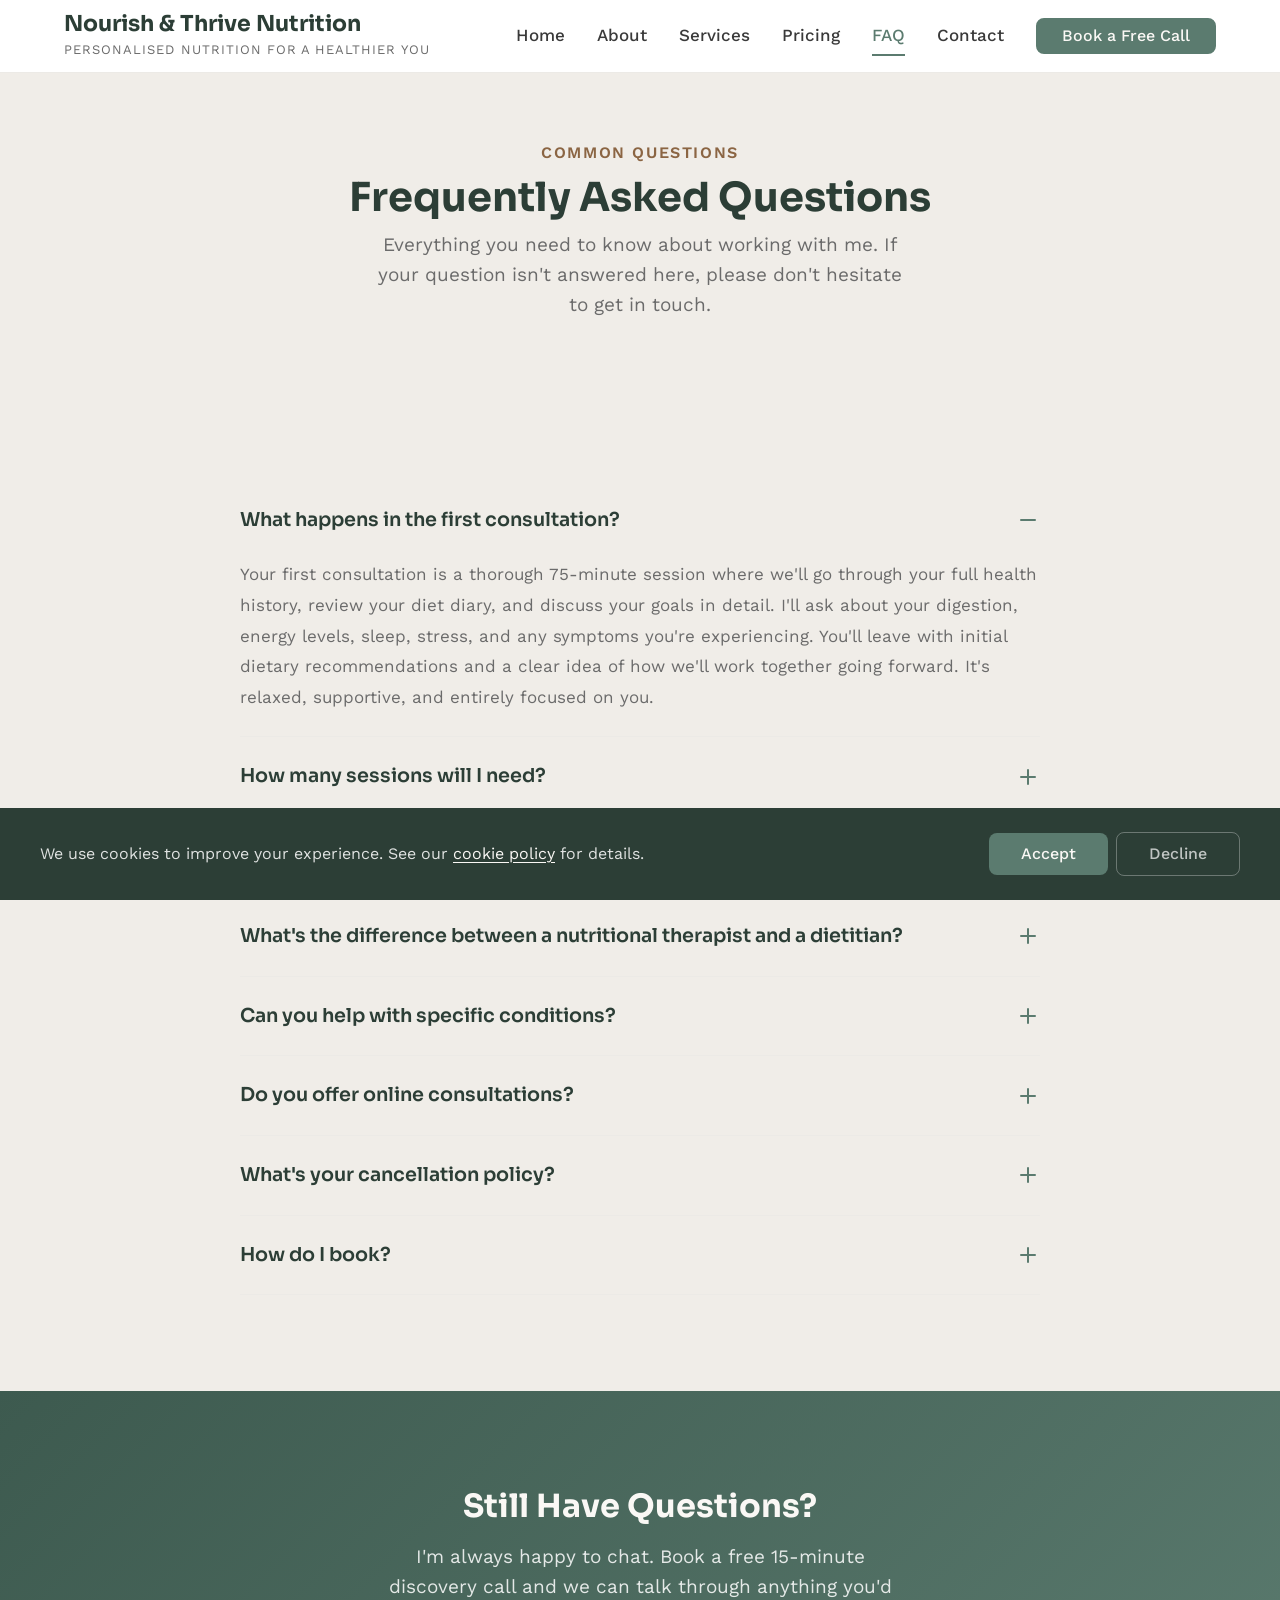
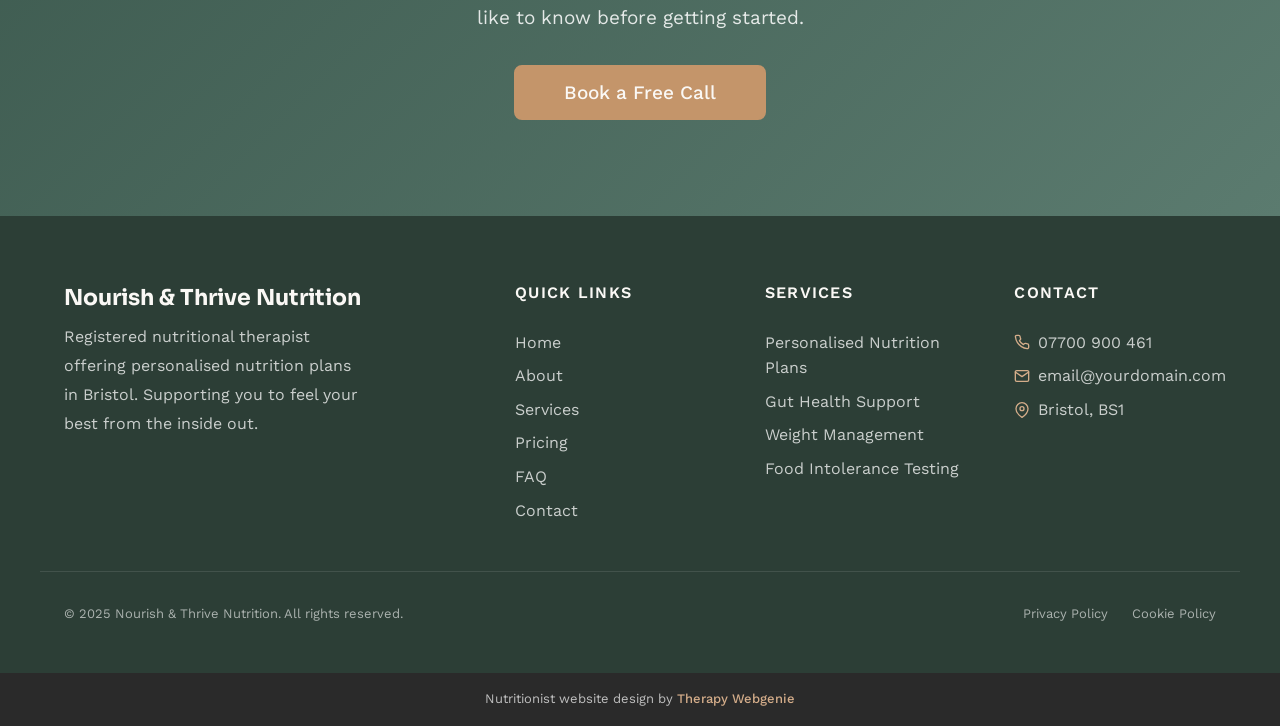
<file: faq.html>
<!DOCTYPE html>
<html lang="en">
<head>
  <meta charset="UTF-8">
  <meta name="viewport" content="width=device-width, initial-scale=1.0">
  <meta name="description" content="Frequently asked questions about nutritional therapy with Sophie at Nourish &amp; Thrive Nutrition in Bristol. Learn about consultations, sessions, online appointments, and how to book.">
  <meta name="author" content="Nourish &amp; Thrive Nutrition">
  <title>FAQ &mdash; Nourish &amp; Thrive Nutrition</title>

  <link rel="preconnect" href="https://fonts.googleapis.com">
  <link rel="preconnect" href="https://fonts.gstatic.com" crossorigin>

  <link rel="stylesheet" href="css/base.css">
  <link rel="stylesheet" href="css/components.css">
  <link rel="stylesheet" href="css/theme.css">
  <!-- PROFILE:schema -->
  <!-- /PROFILE:schema -->
</head>
<body>

  <a href="#main" class="skip-link">Skip to main content</a>

  <!-- SECTION: nav -->
  <nav class="nav" role="navigation" aria-label="Main navigation">
    <div class="container nav__inner">
      <a href="index.html" class="nav__brand">
        <!-- PROFILE:logo --><!-- /PROFILE:logo -->
        <span class="nav__name"><!-- PROFILE:site_title -->Nourish &amp; Thrive Nutrition<!-- /PROFILE:site_title --></span>
        <span class="nav__title"><!-- PROFILE:site_slogan -->Personalised Nutrition for a Healthier You<!-- /PROFILE:site_slogan --></span>
      </a>
      <div class="nav__links">
        <a href="index.html" class="nav__link">Home</a>
        <a href="about.html" class="nav__link">About</a>
        <a href="services.html" class="nav__link">Services</a>
        <a href="pricing.html" class="nav__link">Pricing</a>
        <a href="faq.html" class="nav__link nav__link--active">FAQ</a>
        <a href="contact.html" class="nav__link">Contact</a>
        <a href="contact.html" class="btn btn--primary nav__cta">Book a Free Call</a>
      </div>
      <button class="nav__toggle" aria-label="Toggle menu" aria-expanded="false" aria-controls="mobile-menu">
        <span class="nav__toggle-bar"></span>
        <span class="nav__toggle-bar"></span>
        <span class="nav__toggle-bar"></span>
      </button>
    </div>
    <div class="nav__mobile" id="mobile-menu" role="menu">
      <a href="index.html" class="nav__link" role="menuitem">Home</a>
      <a href="about.html" class="nav__link" role="menuitem">About</a>
      <a href="services.html" class="nav__link" role="menuitem">Services</a>
      <a href="pricing.html" class="nav__link" role="menuitem">Pricing</a>
      <a href="faq.html" class="nav__link nav__link--active" role="menuitem">FAQ</a>
      <a href="contact.html" class="nav__link" role="menuitem">Contact</a>
      <a href="contact.html" class="btn btn--primary" role="menuitem">Book a Free Call</a>
    </div>
  </nav>
  <!-- /SECTION: nav -->

  <!-- Compact scroll header -->
  <div class="nav-scroll" aria-hidden="true">
    <div class="container nav-scroll__inner">
      <div class="nav-scroll__brand">
        <span class="nav-scroll__name"><!-- PROFILE:site_title -->Nourish &amp; Thrive Nutrition<!-- /PROFILE:site_title --></span>
        <span class="nav-scroll__title"><!-- PROFILE:site_slogan -->Personalised Nutrition for a Healthier You<!-- /PROFILE:site_slogan --></span>
      </div>
      <div class="nav-scroll__right">
        <a href="tel:07700900461" class="nav-scroll__phone">
          <svg xmlns="http://www.w3.org/2000/svg" viewBox="0 0 24 24" fill="none" stroke="currentColor" stroke-width="2" stroke-linecap="round" stroke-linejoin="round"><path d="M22 16.92v3a2 2 0 0 1-2.18 2 19.79 19.79 0 0 1-8.63-3.07 19.5 19.5 0 0 1-6-6 19.79 19.79 0 0 1-3.07-8.67A2 2 0 0 1 4.11 2h3a2 2 0 0 1 2 1.72c.127.96.361 1.903.7 2.81a2 2 0 0 1-.45 2.11L8.09 9.91a16 16 0 0 0 6 6l1.27-1.27a2 2 0 0 1 2.11-.45c.907.339 1.85.573 2.81.7A2 2 0 0 1 22 16.92z"></path></svg>
          07700 900 461
        </a>
        <a href="tel:07700900461" class="nav-scroll__phone-icon" aria-label="Call us">
          <svg xmlns="http://www.w3.org/2000/svg" viewBox="0 0 24 24" fill="none" stroke="currentColor" stroke-width="2" stroke-linecap="round" stroke-linejoin="round"><path d="M22 16.92v3a2 2 0 0 1-2.18 2 19.79 19.79 0 0 1-8.63-3.07 19.5 19.5 0 0 1-6-6 19.79 19.79 0 0 1-3.07-8.67A2 2 0 0 1 4.11 2h3a2 2 0 0 1 2 1.72c.127.96.361 1.903.7 2.81a2 2 0 0 1-.45 2.11L8.09 9.91a16 16 0 0 0 6 6l1.27-1.27a2 2 0 0 1 2.11-.45c.907.339 1.85.573 2.81.7A2 2 0 0 1 22 16.92z"></path></svg>
        </a>
        <button class="nav-scroll__toggle" aria-label="Toggle menu">
          <span class="nav-scroll__toggle-bar"></span>
          <span class="nav-scroll__toggle-bar"></span>
          <span class="nav-scroll__toggle-bar"></span>
        </button>
      </div>
    </div>
  </div>

  <main id="main">

    <!-- SECTION: page-header -->
    <section class="page-header">
      <div class="container">
        <span class="section-label">Common Questions</span>
        <h1>Frequently Asked Questions</h1>
        <p>Everything you need to know about working with me. If your question isn't answered here, please don't hesitate to get in touch.</p>
      </div>
    </section>
    <!-- /SECTION: page-header -->

    <!-- SECTION: faq -->
    <section class="section section--alt">
      <div class="container">
        <div class="accordion">

          <div class="accordion__item accordion__item--open">
            <button class="accordion__trigger" aria-expanded="true">
              What happens in the first consultation?
              <svg class="accordion__icon" xmlns="http://www.w3.org/2000/svg" viewBox="0 0 24 24" fill="none" stroke="currentColor" stroke-width="2" stroke-linecap="round" stroke-linejoin="round"><line x1="5" y1="12" x2="19" y2="12"></line><line class="accordion__icon-vertical" x1="12" y1="5" x2="12" y2="19"></line></svg>
            </button>
            <div class="accordion__content">
              <p>Your first consultation is a thorough 75-minute session where we'll go through your full health history, review your diet diary, and discuss your goals in detail. I'll ask about your digestion, energy levels, sleep, stress, and any symptoms you're experiencing. You'll leave with initial dietary recommendations and a clear idea of how we'll work together going forward. It's relaxed, supportive, and entirely focused on you.</p>
            </div>
          </div>

          <div class="accordion__item">
            <button class="accordion__trigger" aria-expanded="false">
              How many sessions will I need?
              <svg class="accordion__icon" xmlns="http://www.w3.org/2000/svg" viewBox="0 0 24 24" fill="none" stroke="currentColor" stroke-width="2" stroke-linecap="round" stroke-linejoin="round"><line x1="5" y1="12" x2="19" y2="12"></line><line class="accordion__icon-vertical" x1="12" y1="5" x2="12" y2="19"></line></svg>
            </button>
            <div class="accordion__content">
              <p>It varies depending on your goals and the complexity of your health concerns. Most clients benefit from an initial consultation followed by three to four follow-up sessions spread over three to six months. This gives us time to implement changes, monitor your progress, and adjust your plan as needed. Some clients see significant improvements after just a couple of sessions, while others prefer ongoing support over a longer period.</p>
            </div>
          </div>

          <div class="accordion__item">
            <button class="accordion__trigger" aria-expanded="false">
              Do I need to follow a strict diet?
              <svg class="accordion__icon" xmlns="http://www.w3.org/2000/svg" viewBox="0 0 24 24" fill="none" stroke="currentColor" stroke-width="2" stroke-linecap="round" stroke-linejoin="round"><line x1="5" y1="12" x2="19" y2="12"></line><line class="accordion__icon-vertical" x1="12" y1="5" x2="12" y2="19"></line></svg>
            </button>
            <div class="accordion__content">
              <p>Absolutely not. I don't believe in restrictive dieting and I'll never hand you a rigid meal plan full of foods you don't enjoy. My approach focuses on nourishing additions rather than deprivation &mdash; adding more of the good stuff so that the less helpful habits naturally fall away. Every recommendation is tailored to your lifestyle, preferences, and what's realistic for you. The best plan is one you can actually stick to.</p>
            </div>
          </div>

          <div class="accordion__item">
            <button class="accordion__trigger" aria-expanded="false">
              What's the difference between a nutritional therapist and a dietitian?
              <svg class="accordion__icon" xmlns="http://www.w3.org/2000/svg" viewBox="0 0 24 24" fill="none" stroke="currentColor" stroke-width="2" stroke-linecap="round" stroke-linejoin="round"><line x1="5" y1="12" x2="19" y2="12"></line><line class="accordion__icon-vertical" x1="12" y1="5" x2="12" y2="19"></line></svg>
            </button>
            <div class="accordion__content">
              <p>Both are qualified nutrition professionals, but our approaches differ. Dietitians are regulated by the HCPC and typically work within the NHS, following standardised dietary guidelines. Nutritional therapists like myself take a functional, personalised approach &mdash; looking at the root causes of symptoms and using targeted nutrition, lifestyle changes, and sometimes functional testing to support your health. I'm registered with BANT and the CNHC, ensuring high professional standards and evidence-based practice.</p>
            </div>
          </div>

          <div class="accordion__item">
            <button class="accordion__trigger" aria-expanded="false">
              Can you help with specific conditions?
              <svg class="accordion__icon" xmlns="http://www.w3.org/2000/svg" viewBox="0 0 24 24" fill="none" stroke="currentColor" stroke-width="2" stroke-linecap="round" stroke-linejoin="round"><line x1="5" y1="12" x2="19" y2="12"></line><line class="accordion__icon-vertical" x1="12" y1="5" x2="12" y2="19"></line></svg>
            </button>
            <div class="accordion__content">
              <p>Yes, I work with a wide range of health concerns including gut issues such as IBS, bloating, and reflux, hormonal imbalances, chronic fatigue, skin problems like eczema and acne, and weight management. I also support clients with food intolerances, autoimmune conditions, and stress-related symptoms. If you're unsure whether nutritional therapy is right for your situation, I'd recommend booking a free discovery call so we can chat about it.</p>
            </div>
          </div>

          <div class="accordion__item">
            <button class="accordion__trigger" aria-expanded="false">
              Do you offer online consultations?
              <svg class="accordion__icon" xmlns="http://www.w3.org/2000/svg" viewBox="0 0 24 24" fill="none" stroke="currentColor" stroke-width="2" stroke-linecap="round" stroke-linejoin="round"><line x1="5" y1="12" x2="19" y2="12"></line><line class="accordion__icon-vertical" x1="12" y1="5" x2="12" y2="19"></line></svg>
            </button>
            <div class="accordion__content">
              <p>Yes, I offer consultations via secure video call, and they're just as thorough and effective as in-person sessions. Many of my clients prefer the convenience of working from home, and I've found that online appointments work brilliantly for most people. You'll receive the same detailed assessment, personalised plan, and ongoing support regardless of whether we meet face-to-face or on screen.</p>
            </div>
          </div>

          <div class="accordion__item">
            <button class="accordion__trigger" aria-expanded="false">
              What's your cancellation policy?
              <svg class="accordion__icon" xmlns="http://www.w3.org/2000/svg" viewBox="0 0 24 24" fill="none" stroke="currentColor" stroke-width="2" stroke-linecap="round" stroke-linejoin="round"><line x1="5" y1="12" x2="19" y2="12"></line><line class="accordion__icon-vertical" x1="12" y1="5" x2="12" y2="19"></line></svg>
            </button>
            <div class="accordion__content">
              <p>I ask for at least 48 hours' notice if you need to cancel or reschedule your appointment. This allows me to offer the slot to another client who may be waiting. Cancellations made with less than 48 hours' notice may be subject to a cancellation fee. I completely understand that life happens, so please just let me know as soon as you can and we'll work something out.</p>
            </div>
          </div>

          <div class="accordion__item">
            <button class="accordion__trigger" aria-expanded="false">
              How do I book?
              <svg class="accordion__icon" xmlns="http://www.w3.org/2000/svg" viewBox="0 0 24 24" fill="none" stroke="currentColor" stroke-width="2" stroke-linecap="round" stroke-linejoin="round"><line x1="5" y1="12" x2="19" y2="12"></line><line class="accordion__icon-vertical" x1="12" y1="5" x2="12" y2="19"></line></svg>
            </button>
            <div class="accordion__content">
              <p>Booking is easy. You can use the <a href="contact.html">contact form</a> on my website, call me on <a href="tel:07700900461">07700 900 461</a>, or email me at <a href="mailto:email@yourdomain.com">email@yourdomain.com</a>. If you're not sure whether nutritional therapy is right for you, I offer a free 15-minute discovery call where we can have an informal chat about your health goals and how I might be able to help. There's no pressure and no obligation.</p>
            </div>
          </div>

        </div>
      </div>
    </section>
    <!-- /SECTION: faq -->

    <!-- SECTION: cta -->
    <section class="section cta-banner">
      <div class="container text-center">
        <h2>Still Have Questions?</h2>
        <p>I'm always happy to chat. Book a free 15-minute discovery call and we can talk through anything you'd like to know before getting started.</p>
        <div class="cta-banner__buttons">
          <a href="contact.html" class="btn btn--accent">Book a Free Call</a>
        </div>
      </div>
    </section>
    <!-- /SECTION: cta -->

  </main>

  <!-- SECTION: footer -->
  <footer class="footer">
    <div class="container footer__inner">
      <div class="footer__brand">
        <p class="footer__brand-name"><!-- PROFILE:site_title -->Nourish &amp; Thrive Nutrition<!-- /PROFILE:site_title --></p>
        <p class="footer__brand-text">Registered nutritional therapist offering personalised nutrition plans in Bristol. Supporting you to feel your best from the inside out.</p>
      </div>
      <div class="footer__col">
        <p class="footer__heading">Quick Links</p>
        <div class="footer__links">
          <a href="index.html" class="footer__link">Home</a>
          <a href="about.html" class="footer__link">About</a>
          <a href="services.html" class="footer__link">Services</a>
          <a href="pricing.html" class="footer__link">Pricing</a>
          <a href="faq.html" class="footer__link">FAQ</a>
          <a href="contact.html" class="footer__link">Contact</a>
        </div>
      </div>
      <div class="footer__col">
        <p class="footer__heading">Services</p>
        <div class="footer__links">
          <a href="services.html#service-nutrition-plans" class="footer__link">Personalised Nutrition Plans</a>
          <a href="services.html#service-gut-health" class="footer__link">Gut Health Support</a>
          <a href="services.html#service-weight-management" class="footer__link">Weight Management</a>
          <a href="services.html#service-food-intolerance" class="footer__link">Food Intolerance Testing</a>
        </div>
      </div>
      <div class="footer__col">
        <p class="footer__heading">Contact</p>
        <div class="footer__contact-item">
          <svg xmlns="http://www.w3.org/2000/svg" viewBox="0 0 24 24" fill="none" stroke="currentColor" stroke-width="2" stroke-linecap="round" stroke-linejoin="round"><path d="M22 16.92v3a2 2 0 0 1-2.18 2 19.79 19.79 0 0 1-8.63-3.07 19.5 19.5 0 0 1-6-6 19.79 19.79 0 0 1-3.07-8.67A2 2 0 0 1 4.11 2h3a2 2 0 0 1 2 1.72 12.84 12.84 0 0 0 .7 2.81 2 2 0 0 1-.45 2.11L8.09 9.91a16 16 0 0 0 6 6l1.27-1.27a2 2 0 0 1 2.11-.45 12.84 12.84 0 0 0 2.81.7A2 2 0 0 1 22 16.92z"></path></svg>
          <!-- PROFILE:phone_landline --><span><!-- PROFILE:phone_mobile -->07700 900 461<!-- /PROFILE:phone_mobile --></span><!-- /PROFILE:phone_landline -->
        </div>
        <div class="footer__contact-item">
          <svg xmlns="http://www.w3.org/2000/svg" viewBox="0 0 24 24" fill="none" stroke="currentColor" stroke-width="2" stroke-linecap="round" stroke-linejoin="round"><path d="M4 4h16c1.1 0 2 .9 2 2v12c0 1.1-.9 2-2 2H4c-1.1 0-2-.9-2-2V6c0-1.1.9-2 2-2z"></path><polyline points="22,6 12,13 2,6"></polyline></svg>
          <!-- PROFILE:email --><a href="mailto:email@yourdomain.com">email@yourdomain.com</a><!-- /PROFILE:email -->
        </div>
        <div class="footer__contact-item">
          <svg xmlns="http://www.w3.org/2000/svg" viewBox="0 0 24 24" fill="none" stroke="currentColor" stroke-width="2" stroke-linecap="round" stroke-linejoin="round"><path d="M21 10c0 7-9 13-9 13s-9-6-9-13a9 9 0 0 1 18 0z"></path><circle cx="12" cy="10" r="3"></circle></svg>
          <!-- PROFILE:address --><span>Bristol, BS1</span><!-- /PROFILE:address -->
        </div>
      </div>
    </div>
    <div class="container footer__bottom">
      <p class="footer__copyright">&copy; 2025 Nourish &amp; Thrive Nutrition. All rights reserved.</p>
      <div class="footer__legal">
        <a href="privacy.html">Privacy Policy</a>
        <a href="cookies-policy.html">Cookie Policy</a>
      </div>
    </div>
  </footer>
  <!-- /SECTION: footer -->

  <div class="site-credit">
    <p>Nutritionist website design by <a href="https://www.therapywebgenie.com/websites-for-therapists/" target="_blank" rel="noopener nofollow">Therapy Webgenie</a></p>
  </div>

  <!-- Cookie Consent -->
  <div class="cookie-banner" role="dialog" aria-label="Cookie consent">
    <div class="cookie-banner__inner">
      <p class="cookie-banner__text">We use cookies to improve your experience. See our <a href="cookies-policy.html">cookie policy</a> for details.</p>
      <div class="cookie-banner__buttons"><button class="cookie-banner__accept">Accept</button><button class="cookie-banner__decline">Decline</button></div>
    </div>
  </div>

  <!-- Back to Top -->
  <button class="back-to-top" aria-label="Back to top">
    <svg xmlns="http://www.w3.org/2000/svg" viewBox="0 0 24 24" fill="none" stroke="currentColor" stroke-width="2" stroke-linecap="round" stroke-linejoin="round"><polyline points="18 15 12 9 6 15"></polyline></svg>
  </button>

  <script src="js/main.js"></script>
</body>
</html>
</file>
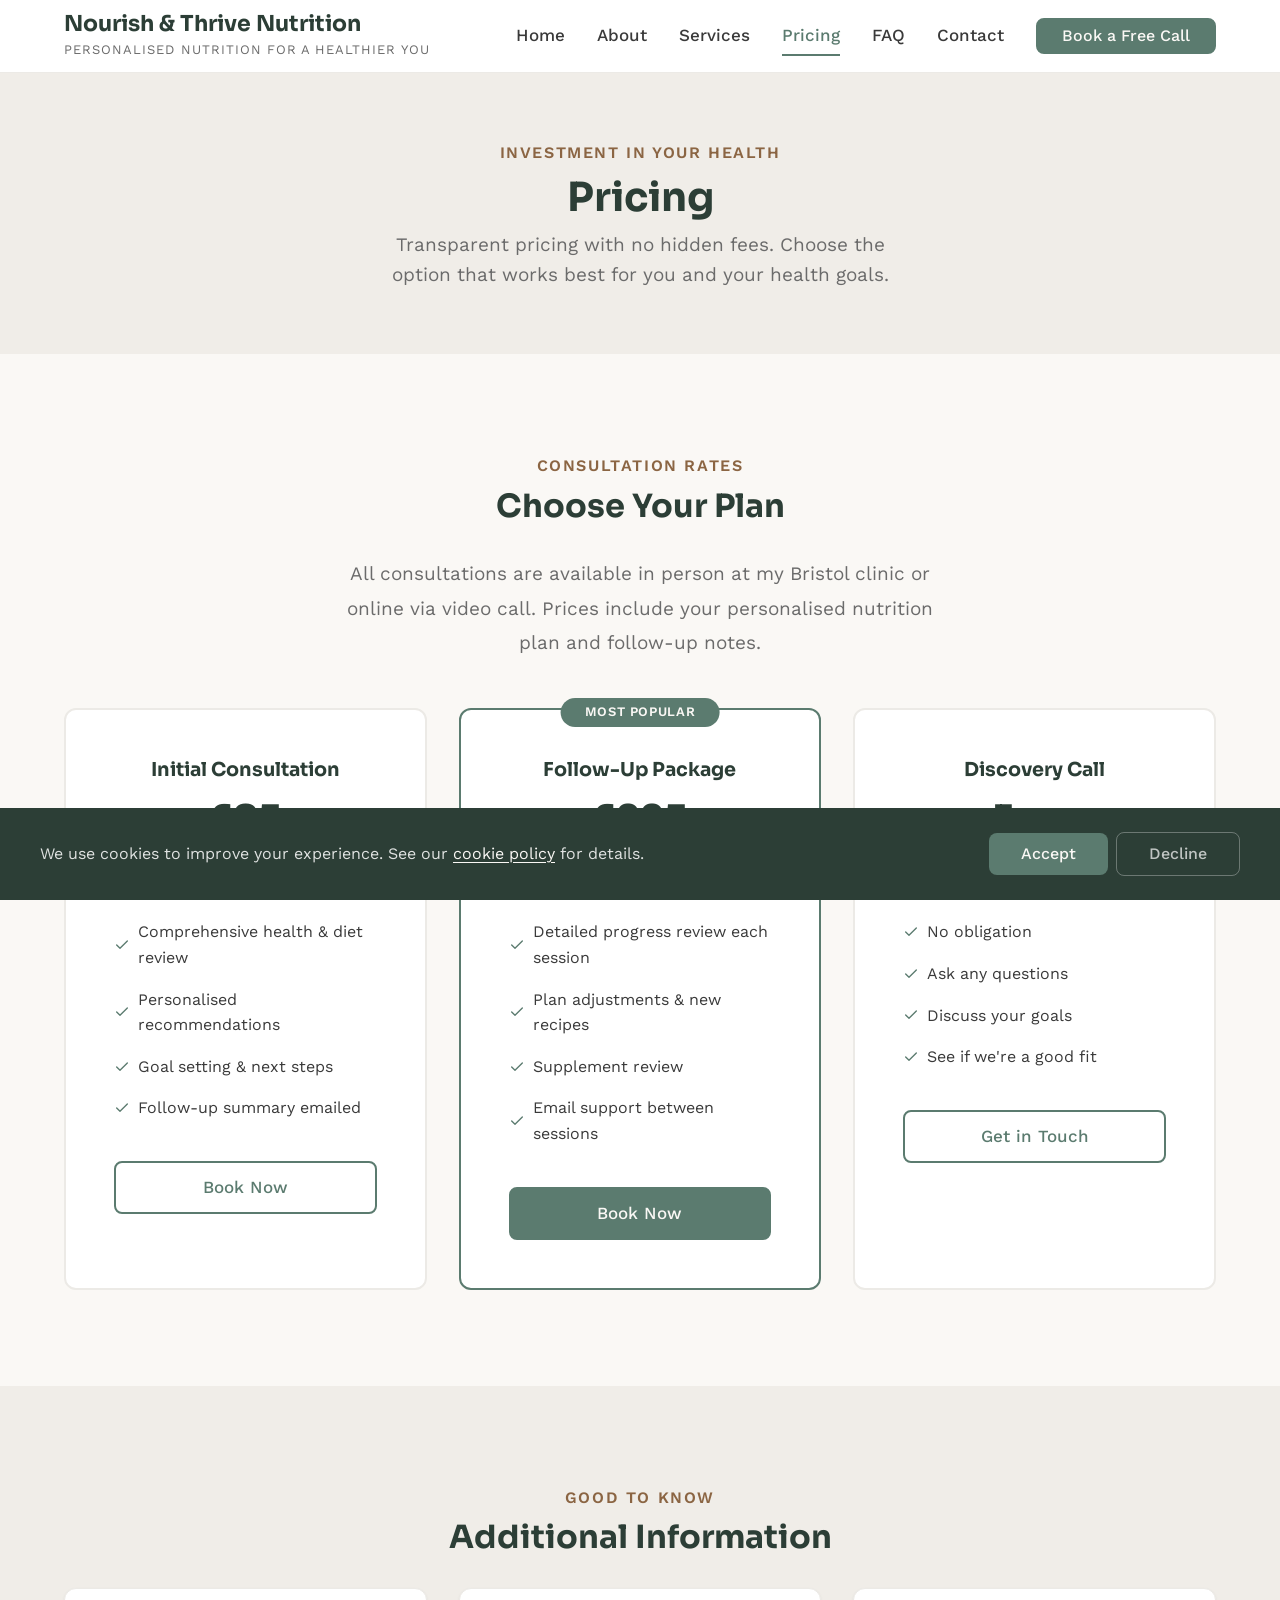
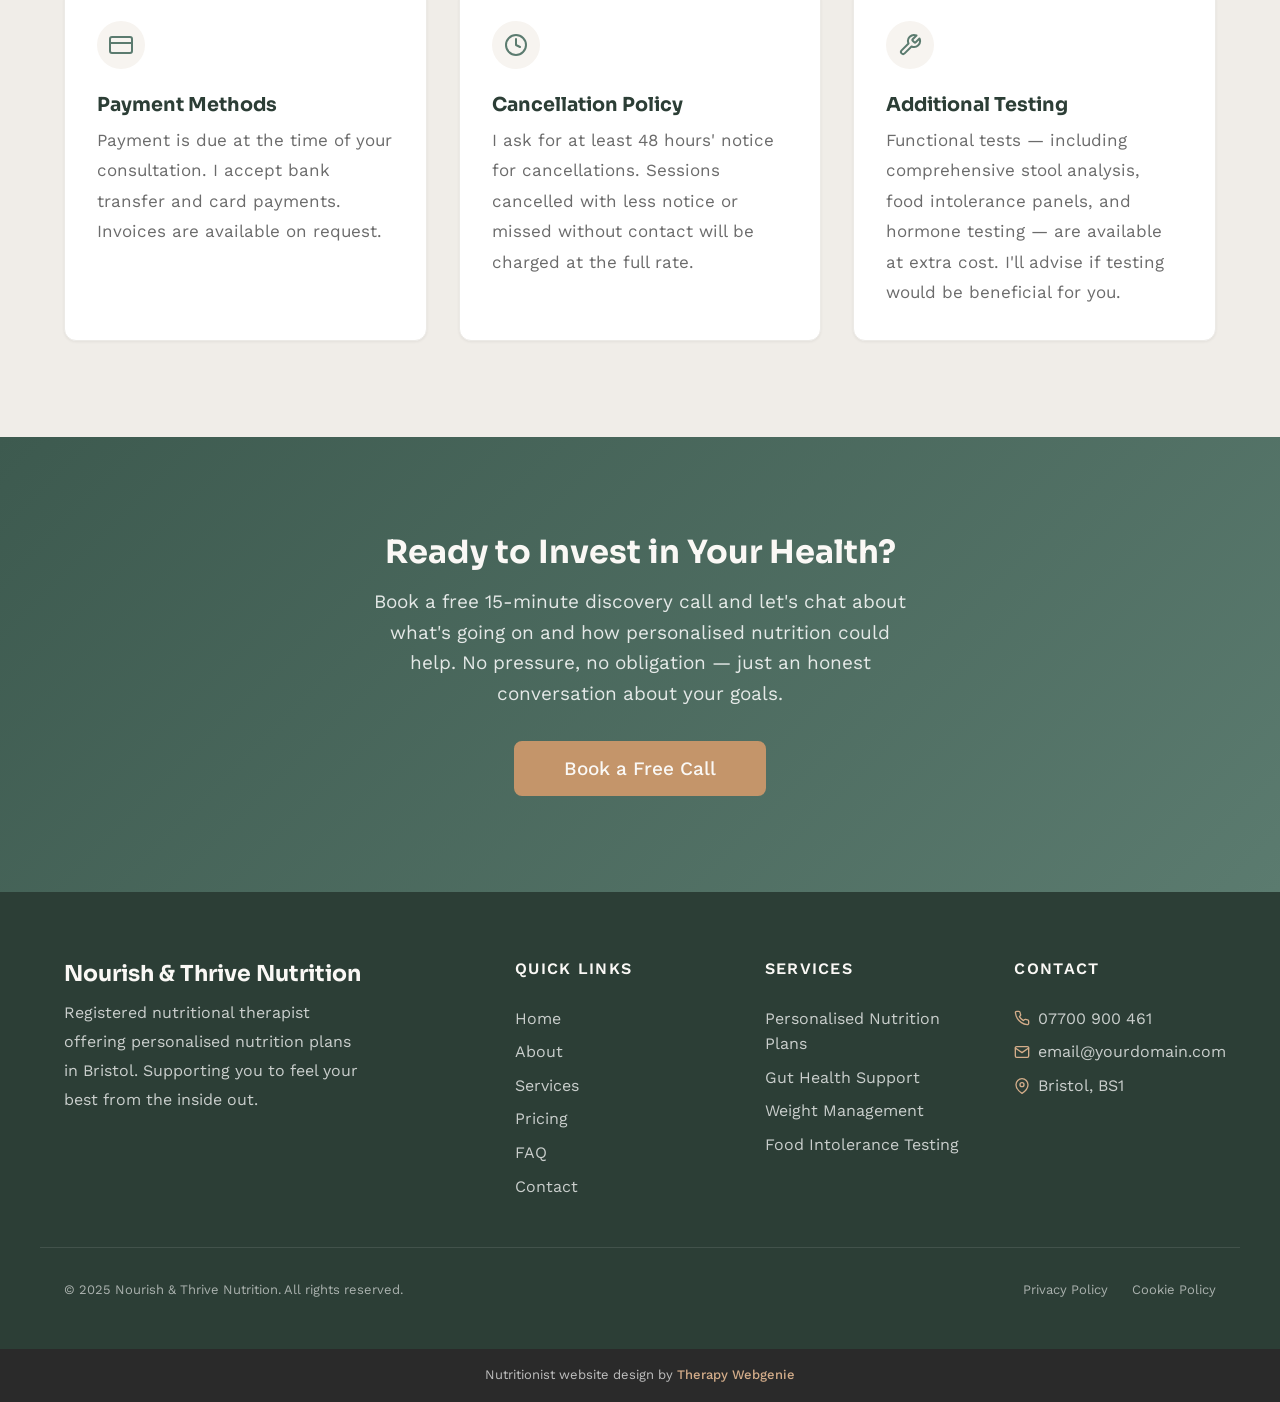
<file: pricing.html>
<!DOCTYPE html>
<html lang="en">
<head>
  <meta charset="UTF-8">
  <meta name="viewport" content="width=device-width, initial-scale=1.0">
  <meta name="description" content="Transparent pricing for nutritional therapy at Nourish &amp; Thrive Nutrition. View consultation rates, follow-up packages, and book a free discovery call.">
  <title>Pricing — Nourish &amp; Thrive Nutrition</title>

  <link rel="canonical" href="https://nutritionist.therapywebgenie.com/pricing.html">

  <meta property="og:type" content="website">
  <meta property="og:url" content="https://nutritionist.therapywebgenie.com/pricing.html">
  <meta property="og:title" content="Pricing — Nourish &amp; Thrive Nutrition">
  <meta property="og:description" content="Transparent pricing with no hidden fees. View consultation rates and package options.">
  <meta property="og:image" content="https://nutritionist.therapywebgenie.com/images/hero.jpg">

  <meta name="twitter:card" content="summary_large_image">
  <meta name="twitter:title" content="Pricing — Nourish &amp; Thrive Nutrition">
  <meta name="twitter:description" content="Transparent pricing with no hidden fees. View consultation rates and package options.">
  <meta name="twitter:image" content="https://nutritionist.therapywebgenie.com/images/hero.jpg">

  <link rel="preconnect" href="https://fonts.googleapis.com">
  <link rel="preconnect" href="https://fonts.gstatic.com" crossorigin>

  <link rel="stylesheet" href="css/base.css">
  <link rel="stylesheet" href="css/components.css">
  <link rel="stylesheet" href="css/theme.css">
  <!-- PROFILE:schema -->
  <!-- /PROFILE:schema -->
</head>
<body>

  <a href="#main" class="skip-link">Skip to main content</a>

  <!-- SECTION: nav -->
  <nav class="nav" role="navigation" aria-label="Main navigation">
    <div class="container nav__inner">
      <a href="index.html" class="nav__brand">
        <!-- PROFILE:logo --><!-- /PROFILE:logo -->
        <span class="nav__name"><!-- PROFILE:site_title -->Nourish &amp; Thrive Nutrition<!-- /PROFILE:site_title --></span>
        <span class="nav__title"><!-- PROFILE:site_slogan -->Personalised Nutrition for a Healthier You<!-- /PROFILE:site_slogan --></span>
      </a>
      <div class="nav__links">
        <a href="index.html" class="nav__link">Home</a>
        <a href="about.html" class="nav__link">About</a>
        <a href="services.html" class="nav__link">Services</a>
        <a href="pricing.html" class="nav__link nav__link--active">Pricing</a>
        <a href="faq.html" class="nav__link">FAQ</a>
        <a href="contact.html" class="nav__link">Contact</a>
        <a href="contact.html" class="btn btn--primary nav__cta">Book a Free Call</a>
      </div>
      <button class="nav__toggle" aria-label="Toggle menu" aria-expanded="false" aria-controls="mobile-menu">
        <span class="nav__toggle-bar"></span>
        <span class="nav__toggle-bar"></span>
        <span class="nav__toggle-bar"></span>
      </button>
    </div>
    <div class="nav__mobile" id="mobile-menu" role="menu">
      <a href="index.html" class="nav__link" role="menuitem">Home</a>
      <a href="about.html" class="nav__link" role="menuitem">About</a>
      <a href="services.html" class="nav__link" role="menuitem">Services</a>
      <a href="pricing.html" class="nav__link nav__link--active" role="menuitem">Pricing</a>
      <a href="faq.html" class="nav__link" role="menuitem">FAQ</a>
      <a href="contact.html" class="nav__link" role="menuitem">Contact</a>
      <a href="contact.html" class="btn btn--primary" role="menuitem">Book a Free Call</a>
    </div>
  </nav>
  <!-- /SECTION: nav -->

  <!-- Compact scroll header -->
  <div class="nav-scroll" aria-hidden="true">
    <div class="container nav-scroll__inner">
      <div class="nav-scroll__brand">
        <span class="nav-scroll__name"><!-- PROFILE:site_title -->Nourish &amp; Thrive Nutrition<!-- /PROFILE:site_title --></span>
        <span class="nav-scroll__title"><!-- PROFILE:site_slogan -->Personalised Nutrition for a Healthier You<!-- /PROFILE:site_slogan --></span>
      </div>
      <div class="nav-scroll__right">
        <a href="tel:07700900461" class="nav-scroll__phone">
          <svg xmlns="http://www.w3.org/2000/svg" viewBox="0 0 24 24" fill="none" stroke="currentColor" stroke-width="2" stroke-linecap="round" stroke-linejoin="round"><path d="M22 16.92v3a2 2 0 0 1-2.18 2 19.79 19.79 0 0 1-8.63-3.07 19.5 19.5 0 0 1-6-6 19.79 19.79 0 0 1-3.07-8.67A2 2 0 0 1 4.11 2h3a2 2 0 0 1 2 1.72c.127.96.361 1.903.7 2.81a2 2 0 0 1-.45 2.11L8.09 9.91a16 16 0 0 0 6 6l1.27-1.27a2 2 0 0 1 2.11-.45c.907.339 1.85.573 2.81.7A2 2 0 0 1 22 16.92z"></path></svg>
          07700 900 461
        </a>
        <a href="tel:07700900461" class="nav-scroll__phone-icon" aria-label="Call us">
          <svg xmlns="http://www.w3.org/2000/svg" viewBox="0 0 24 24" fill="none" stroke="currentColor" stroke-width="2" stroke-linecap="round" stroke-linejoin="round"><path d="M22 16.92v3a2 2 0 0 1-2.18 2 19.79 19.79 0 0 1-8.63-3.07 19.5 19.5 0 0 1-6-6 19.79 19.79 0 0 1-3.07-8.67A2 2 0 0 1 4.11 2h3a2 2 0 0 1 2 1.72c.127.96.361 1.903.7 2.81a2 2 0 0 1-.45 2.11L8.09 9.91a16 16 0 0 0 6 6l1.27-1.27a2 2 0 0 1 2.11-.45c.907.339 1.85.573 2.81.7A2 2 0 0 1 22 16.92z"></path></svg>
        </a>
        <button class="nav-scroll__toggle" aria-label="Toggle menu">
          <span class="nav-scroll__toggle-bar"></span>
          <span class="nav-scroll__toggle-bar"></span>
          <span class="nav-scroll__toggle-bar"></span>
        </button>
      </div>
    </div>
  </div>

  <main id="main">

    <!-- SECTION: page-header -->
    <section class="page-header">
      <div class="container">
        <span class="section-label">Investment in Your Health</span>
        <h1>Pricing</h1>
        <p>Transparent pricing with no hidden fees. Choose the option that works best for you and your health goals.</p>
      </div>
    </section>
    <!-- /SECTION: page-header -->

    <!-- SECTION: pricing -->
    <section class="section reveal">
      <div class="container text-center">
        <span class="section-label">Consultation Rates</span>
        <h2>Choose Your Plan</h2>
        <p class="section-subtitle">All consultations are available in person at my Bristol clinic or online via video call. Prices include your personalised nutrition plan and follow-up notes.</p>
      </div>
      <div class="container grid grid--3">
        <div class="pricing-card">
          <h3>Initial Consultation</h3>
          <p class="pricing-card__price">&pound;85</p>
          <p class="pricing-card__duration">60 minutes</p>
          <ul class="pricing-card__features">
            <li>
              <svg xmlns="http://www.w3.org/2000/svg" viewBox="0 0 24 24" fill="none" stroke="currentColor" stroke-width="2" stroke-linecap="round" stroke-linejoin="round"><polyline points="20 6 9 17 4 12"></polyline></svg>
              Comprehensive health &amp; diet review
            </li>
            <li>
              <svg xmlns="http://www.w3.org/2000/svg" viewBox="0 0 24 24" fill="none" stroke="currentColor" stroke-width="2" stroke-linecap="round" stroke-linejoin="round"><polyline points="20 6 9 17 4 12"></polyline></svg>
              Personalised recommendations
            </li>
            <li>
              <svg xmlns="http://www.w3.org/2000/svg" viewBox="0 0 24 24" fill="none" stroke="currentColor" stroke-width="2" stroke-linecap="round" stroke-linejoin="round"><polyline points="20 6 9 17 4 12"></polyline></svg>
              Goal setting &amp; next steps
            </li>
            <li>
              <svg xmlns="http://www.w3.org/2000/svg" viewBox="0 0 24 24" fill="none" stroke="currentColor" stroke-width="2" stroke-linecap="round" stroke-linejoin="round"><polyline points="20 6 9 17 4 12"></polyline></svg>
              Follow-up summary emailed
            </li>
          </ul>
          <a href="contact.html" class="btn btn--secondary btn--block">Book Now</a>
        </div>
        <div class="pricing-card pricing-card--featured">
          <span class="pricing-card__badge">Most Popular</span>
          <h3>Follow-Up Package</h3>
          <p class="pricing-card__price">&pound;225</p>
          <p class="pricing-card__duration">3 &times; 45-minute sessions</p>
          <ul class="pricing-card__features">
            <li>
              <svg xmlns="http://www.w3.org/2000/svg" viewBox="0 0 24 24" fill="none" stroke="currentColor" stroke-width="2" stroke-linecap="round" stroke-linejoin="round"><polyline points="20 6 9 17 4 12"></polyline></svg>
              Detailed progress review each session
            </li>
            <li>
              <svg xmlns="http://www.w3.org/2000/svg" viewBox="0 0 24 24" fill="none" stroke="currentColor" stroke-width="2" stroke-linecap="round" stroke-linejoin="round"><polyline points="20 6 9 17 4 12"></polyline></svg>
              Plan adjustments &amp; new recipes
            </li>
            <li>
              <svg xmlns="http://www.w3.org/2000/svg" viewBox="0 0 24 24" fill="none" stroke="currentColor" stroke-width="2" stroke-linecap="round" stroke-linejoin="round"><polyline points="20 6 9 17 4 12"></polyline></svg>
              Supplement review
            </li>
            <li>
              <svg xmlns="http://www.w3.org/2000/svg" viewBox="0 0 24 24" fill="none" stroke="currentColor" stroke-width="2" stroke-linecap="round" stroke-linejoin="round"><polyline points="20 6 9 17 4 12"></polyline></svg>
              Email support between sessions
            </li>
          </ul>
          <a href="contact.html" class="btn btn--primary btn--block">Book Now</a>
        </div>
        <div class="pricing-card">
          <h3>Discovery Call</h3>
          <p class="pricing-card__price">Free</p>
          <p class="pricing-card__duration">15 minutes by phone</p>
          <ul class="pricing-card__features">
            <li>
              <svg xmlns="http://www.w3.org/2000/svg" viewBox="0 0 24 24" fill="none" stroke="currentColor" stroke-width="2" stroke-linecap="round" stroke-linejoin="round"><polyline points="20 6 9 17 4 12"></polyline></svg>
              No obligation
            </li>
            <li>
              <svg xmlns="http://www.w3.org/2000/svg" viewBox="0 0 24 24" fill="none" stroke="currentColor" stroke-width="2" stroke-linecap="round" stroke-linejoin="round"><polyline points="20 6 9 17 4 12"></polyline></svg>
              Ask any questions
            </li>
            <li>
              <svg xmlns="http://www.w3.org/2000/svg" viewBox="0 0 24 24" fill="none" stroke="currentColor" stroke-width="2" stroke-linecap="round" stroke-linejoin="round"><polyline points="20 6 9 17 4 12"></polyline></svg>
              Discuss your goals
            </li>
            <li>
              <svg xmlns="http://www.w3.org/2000/svg" viewBox="0 0 24 24" fill="none" stroke="currentColor" stroke-width="2" stroke-linecap="round" stroke-linejoin="round"><polyline points="20 6 9 17 4 12"></polyline></svg>
              See if we're a good fit
            </li>
          </ul>
          <a href="contact.html" class="btn btn--secondary btn--block">Get in Touch</a>
        </div>
      </div>
    </section>
    <!-- /SECTION: pricing -->

    <!-- SECTION: pricing-info -->
    <section class="section section--alt reveal">
      <div class="container">
        <div class="text-center">
          <span class="section-label">Good to Know</span>
          <h2>Additional Information</h2>
        </div>
        <div class="grid grid--3">
          <div class="card">
            <div class="card__icon">
              <svg xmlns="http://www.w3.org/2000/svg" viewBox="0 0 24 24" fill="none" stroke="currentColor" stroke-width="2" stroke-linecap="round" stroke-linejoin="round"><rect x="1" y="4" width="22" height="16" rx="2" ry="2"></rect><line x1="1" y1="10" x2="23" y2="10"></line></svg>
            </div>
            <h3 class="card__title">Payment Methods</h3>
            <p class="card__text">Payment is due at the time of your consultation. I accept bank transfer and card payments. Invoices are available on request.</p>
          </div>
          <div class="card">
            <div class="card__icon">
              <svg xmlns="http://www.w3.org/2000/svg" viewBox="0 0 24 24" fill="none" stroke="currentColor" stroke-width="2" stroke-linecap="round" stroke-linejoin="round"><circle cx="12" cy="12" r="10"></circle><polyline points="12 6 12 12 16 14"></polyline></svg>
            </div>
            <h3 class="card__title">Cancellation Policy</h3>
            <p class="card__text">I ask for at least 48 hours' notice for cancellations. Sessions cancelled with less notice or missed without contact will be charged at the full rate.</p>
          </div>
          <div class="card">
            <div class="card__icon">
              <svg xmlns="http://www.w3.org/2000/svg" viewBox="0 0 24 24" fill="none" stroke="currentColor" stroke-width="2" stroke-linecap="round" stroke-linejoin="round"><path d="M14.7 6.3a1 1 0 0 0 0 1.4l1.6 1.6a1 1 0 0 0 1.4 0l3.77-3.77a6 6 0 0 1-7.94 7.94l-6.91 6.91a2.12 2.12 0 0 1-3-3l6.91-6.91a6 6 0 0 1 7.94-7.94l-3.76 3.76z"></path></svg>
            </div>
            <h3 class="card__title">Additional Testing</h3>
            <p class="card__text">Functional tests — including comprehensive stool analysis, food intolerance panels, and hormone testing — are available at extra cost. I'll advise if testing would be beneficial for you.</p>
          </div>
        </div>
      </div>
    </section>
    <!-- /SECTION: pricing-info -->

    <!-- SECTION: cta -->
    <section class="section cta-banner reveal">
      <div class="container text-center">
        <h2>Ready to Invest in Your Health?</h2>
        <p>Book a free 15-minute discovery call and let's chat about what's going on and how personalised nutrition could help. No pressure, no obligation — just an honest conversation about your goals.</p>
        <div class="cta-banner__buttons">
          <a href="contact.html" class="btn btn--accent">Book a Free Call</a>
        </div>
      </div>
    </section>
    <!-- /SECTION: cta -->

  </main>

  <!-- SECTION: footer -->
  <footer class="footer">
    <div class="container footer__inner">
      <div class="footer__brand">
        <p class="footer__brand-name"><!-- PROFILE:site_title -->Nourish &amp; Thrive Nutrition<!-- /PROFILE:site_title --></p>
        <p class="footer__brand-text">Registered nutritional therapist offering personalised nutrition plans in Bristol. Supporting you to feel your best from the inside out.</p>
      </div>
      <div class="footer__col">
        <p class="footer__heading">Quick Links</p>
        <div class="footer__links">
          <a href="index.html" class="footer__link">Home</a>
          <a href="about.html" class="footer__link">About</a>
          <a href="services.html" class="footer__link">Services</a>
          <a href="pricing.html" class="footer__link">Pricing</a>
          <a href="faq.html" class="footer__link">FAQ</a>
          <a href="contact.html" class="footer__link">Contact</a>
        </div>
      </div>
      <div class="footer__col">
        <p class="footer__heading">Services</p>
        <div class="footer__links">
          <a href="services.html#service-nutrition-plans" class="footer__link">Personalised Nutrition Plans</a>
          <a href="services.html#service-gut-health" class="footer__link">Gut Health Support</a>
          <a href="services.html#service-weight-management" class="footer__link">Weight Management</a>
          <a href="services.html#service-food-intolerance" class="footer__link">Food Intolerance Testing</a>
        </div>
      </div>
      <div class="footer__col">
        <p class="footer__heading">Contact</p>
        <div class="footer__contact-item">
          <svg xmlns="http://www.w3.org/2000/svg" viewBox="0 0 24 24" fill="none" stroke="currentColor" stroke-width="2" stroke-linecap="round" stroke-linejoin="round"><path d="M22 16.92v3a2 2 0 0 1-2.18 2 19.79 19.79 0 0 1-8.63-3.07 19.5 19.5 0 0 1-6-6 19.79 19.79 0 0 1-3.07-8.67A2 2 0 0 1 4.11 2h3a2 2 0 0 1 2 1.72 12.84 12.84 0 0 0 .7 2.81 2 2 0 0 1-.45 2.11L8.09 9.91a16 16 0 0 0 6 6l1.27-1.27a2 2 0 0 1 2.11-.45 12.84 12.84 0 0 0 2.81.7A2 2 0 0 1 22 16.92z"></path></svg>
          <!-- PROFILE:phone_landline --><span>07700 900 461</span><!-- /PROFILE:phone_landline -->
        </div>
        <div class="footer__contact-item">
          <svg xmlns="http://www.w3.org/2000/svg" viewBox="0 0 24 24" fill="none" stroke="currentColor" stroke-width="2" stroke-linecap="round" stroke-linejoin="round"><path d="M4 4h16c1.1 0 2 .9 2 2v12c0 1.1-.9 2-2 2H4c-1.1 0-2-.9-2-2V6c0-1.1.9-2 2-2z"></path><polyline points="22,6 12,13 2,6"></polyline></svg>
          <!-- PROFILE:email --><a href="mailto:email@yourdomain.com">email@yourdomain.com</a><!-- /PROFILE:email -->
        </div>
        <div class="footer__contact-item">
          <svg xmlns="http://www.w3.org/2000/svg" viewBox="0 0 24 24" fill="none" stroke="currentColor" stroke-width="2" stroke-linecap="round" stroke-linejoin="round"><path d="M21 10c0 7-9 13-9 13s-9-6-9-13a9 9 0 0 1 18 0z"></path><circle cx="12" cy="10" r="3"></circle></svg>
          <!-- PROFILE:address --><span>Bristol, BS1</span><!-- /PROFILE:address -->
        </div>
      </div>
    </div>
    <div class="container footer__bottom">
      <p class="footer__copyright">&copy; 2025 Nourish &amp; Thrive Nutrition. All rights reserved.</p>
      <div class="footer__legal">
        <a href="privacy.html">Privacy Policy</a>
        <a href="cookies-policy.html">Cookie Policy</a>
      </div>
    </div>
  </footer>
  <!-- /SECTION: footer -->

  <div class="site-credit">
    <p>Nutritionist website design by <a href="https://www.therapywebgenie.com/websites-for-therapists/" target="_blank" rel="noopener nofollow">Therapy Webgenie</a></p>
  </div>

  <!-- Cookie Consent -->
  <div class="cookie-banner" role="dialog" aria-label="Cookie consent">
    <div class="cookie-banner__inner">
      <p class="cookie-banner__text">We use cookies to improve your experience. See our <a href="cookies-policy.html">cookie policy</a> for details.</p>
      <div class="cookie-banner__buttons"><button class="cookie-banner__accept">Accept</button><button class="cookie-banner__decline">Decline</button></div>
    </div>
  </div>

  <!-- Back to Top -->
  <button class="back-to-top" aria-label="Back to top">
    <svg xmlns="http://www.w3.org/2000/svg" viewBox="0 0 24 24" fill="none" stroke="currentColor" stroke-width="2" stroke-linecap="round" stroke-linejoin="round"><polyline points="18 15 12 9 6 15"></polyline></svg>
  </button>

  <script src="js/main.js"></script>
</body>
</html>
</file>
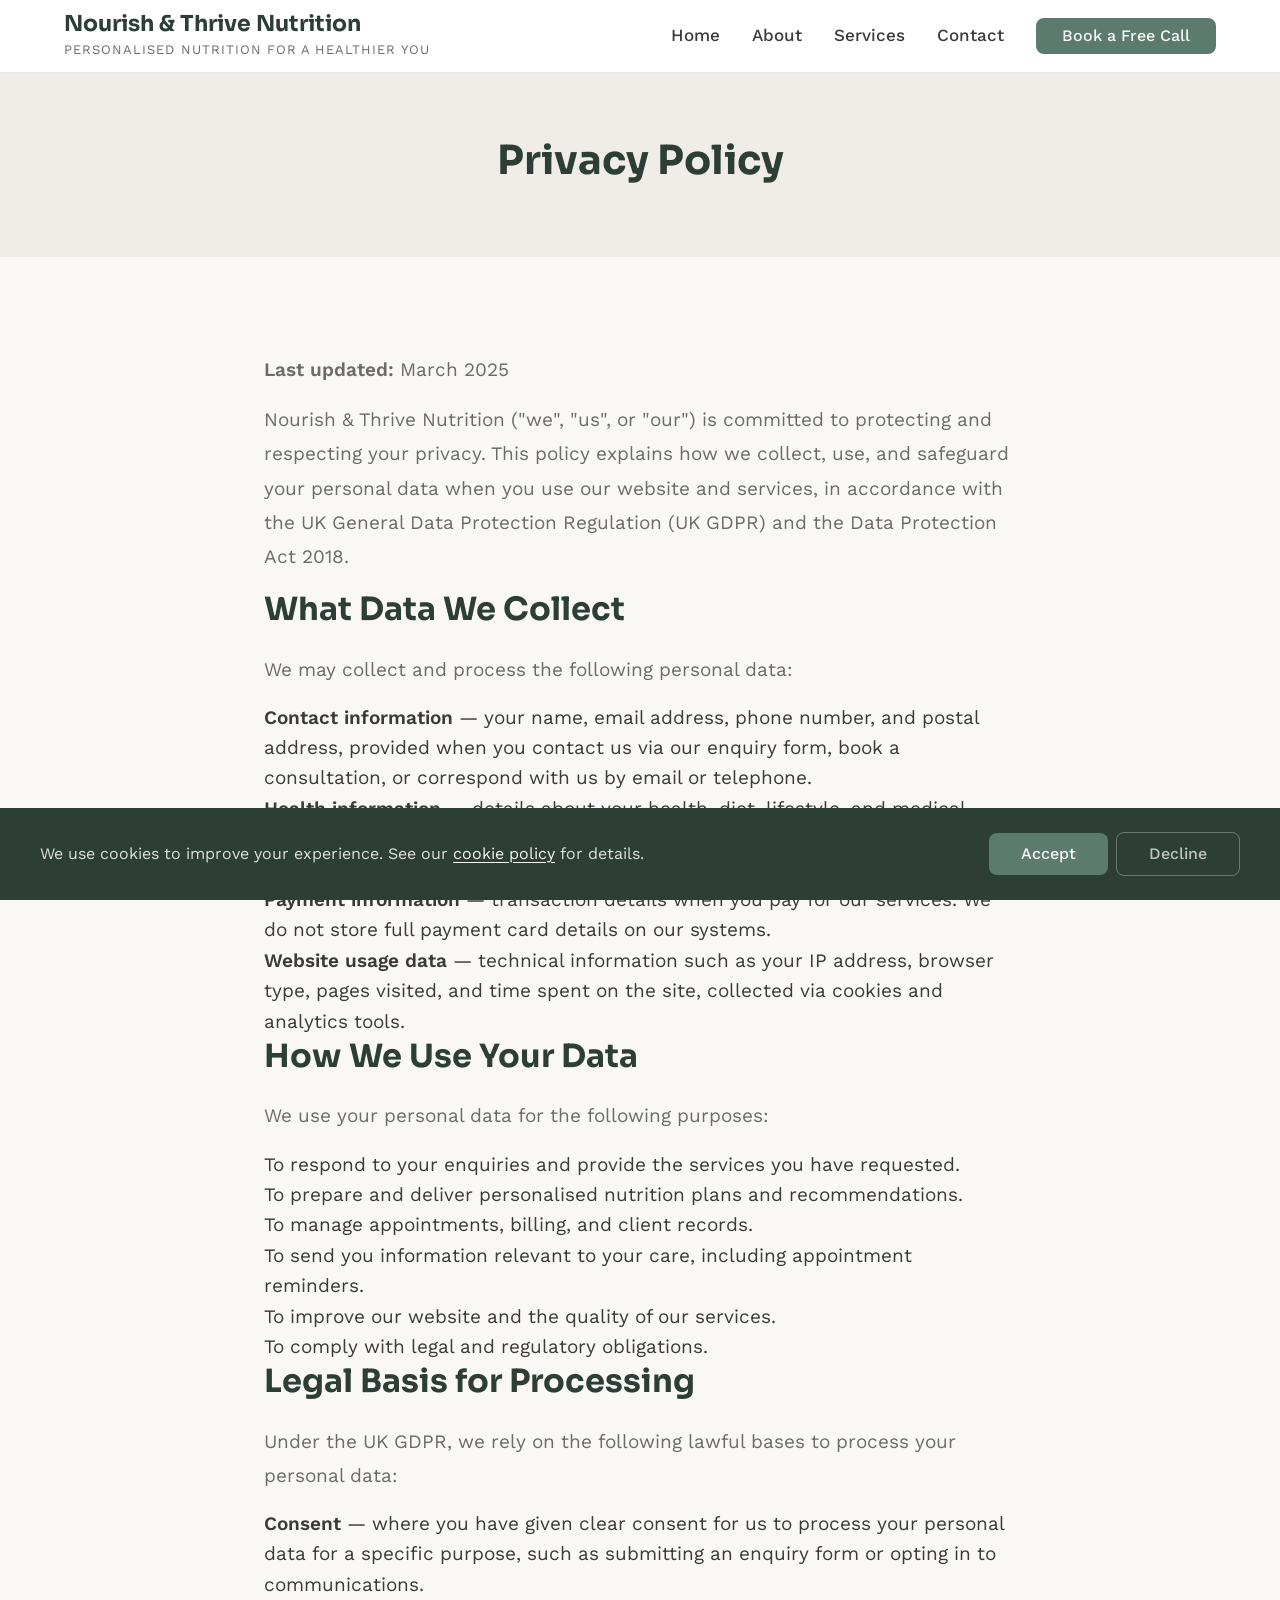
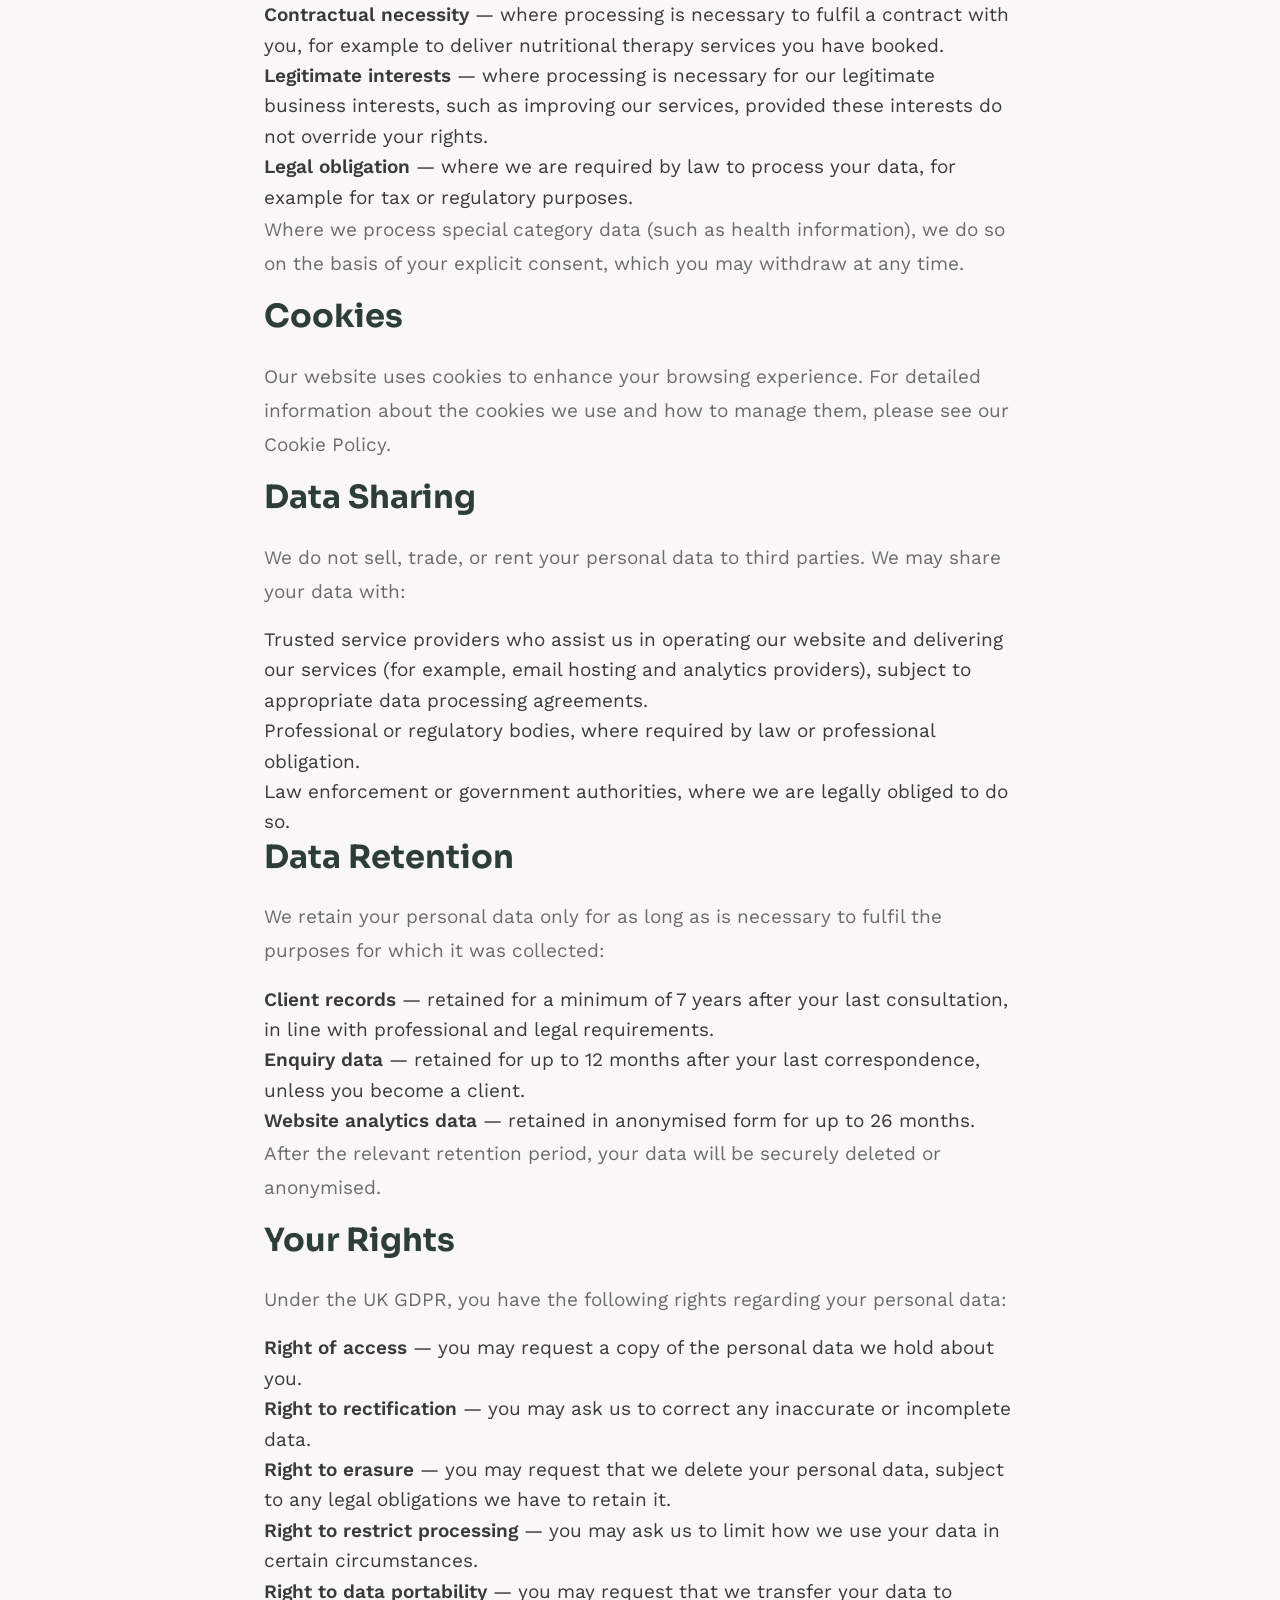
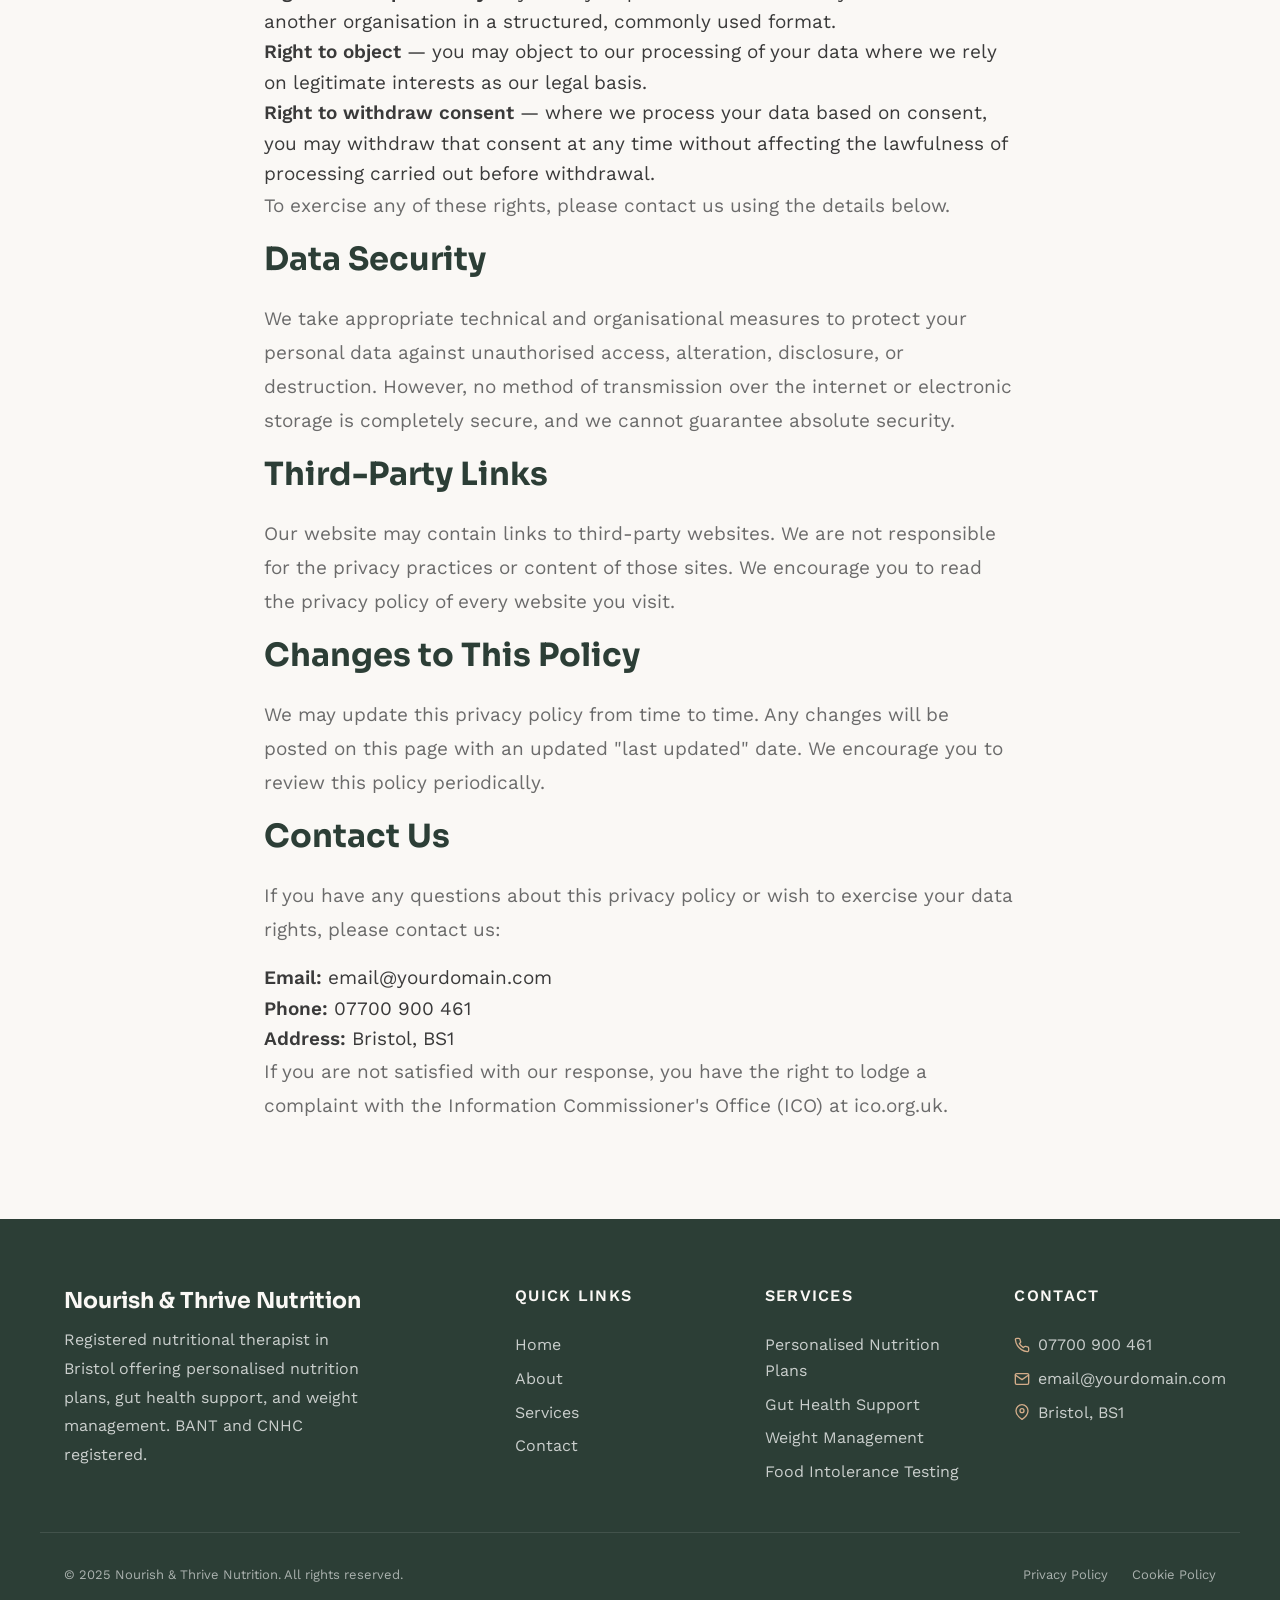
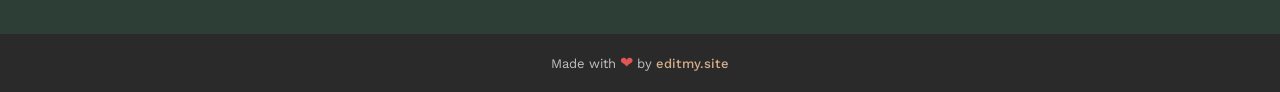
<file: privacy.html>
<!DOCTYPE html>
<html lang="en">
<head>
  <meta charset="UTF-8">
  <meta name="viewport" content="width=device-width, initial-scale=1.0">
  <meta name="robots" content="noindex">
  <meta name="author" content="Nourish &amp; Thrive Nutrition">
  <title>Privacy Policy — Nourish &amp; Thrive Nutrition</title>

  <link rel="preconnect" href="https://fonts.googleapis.com">
  <link rel="preconnect" href="https://fonts.gstatic.com" crossorigin>

  <link rel="stylesheet" href="css/base.css">
  <link rel="stylesheet" href="css/components.css">
  <link rel="stylesheet" href="css/theme.css">
  <!-- PROFILE:schema -->
  <!-- /PROFILE:schema -->
</head>
<body>

  <a href="#main" class="skip-link">Skip to main content</a>

  <!-- SECTION: nav -->
  <nav class="nav" role="navigation" aria-label="Main navigation">
    <div class="container nav__inner">
      <a href="index.html" class="nav__brand">
        <!-- PROFILE:logo --><!-- /PROFILE:logo -->
        <span class="nav__name"><!-- PROFILE:site_title -->Nourish &amp; Thrive Nutrition<!-- /PROFILE:site_title --></span>
        <span class="nav__title"><!-- PROFILE:site_slogan -->Personalised Nutrition for a Healthier You<!-- /PROFILE:site_slogan --></span>
      </a>
      <div class="nav__links">
        <a href="index.html" class="nav__link">Home</a>
        <a href="about.html" class="nav__link">About</a>
        <a href="services.html" class="nav__link">Services</a>
        <a href="contact.html" class="nav__link">Contact</a>
        <a href="contact.html" class="btn btn--primary nav__cta">Book a Free Call</a>
      </div>
      <button class="nav__toggle" aria-label="Toggle menu" aria-expanded="false" aria-controls="mobile-menu">
        <span class="nav__toggle-bar"></span>
        <span class="nav__toggle-bar"></span>
        <span class="nav__toggle-bar"></span>
      </button>
    </div>
    <div class="nav__mobile" id="mobile-menu" role="menu">
      <a href="index.html" class="nav__link" role="menuitem">Home</a>
      <a href="about.html" class="nav__link" role="menuitem">About</a>
      <a href="services.html" class="nav__link" role="menuitem">Services</a>
      <a href="contact.html" class="nav__link" role="menuitem">Contact</a>
      <a href="contact.html" class="btn btn--primary" role="menuitem">Book a Free Call</a>
    </div>
  </nav>
  <!-- /SECTION: nav -->

  <!-- Compact scroll header -->
  <div class="nav-scroll" aria-hidden="true">
    <div class="container nav-scroll__inner">
      <div class="nav-scroll__brand">
        <span class="nav-scroll__name"><!-- PROFILE:site_title -->Nourish &amp; Thrive Nutrition<!-- /PROFILE:site_title --></span>
        <span class="nav-scroll__title"><!-- PROFILE:site_slogan -->Personalised Nutrition for a Healthier You<!-- /PROFILE:site_slogan --></span>
      </div>
      <div class="nav-scroll__right">
        <a href="tel:07700900461" class="nav-scroll__phone">
          <svg xmlns="http://www.w3.org/2000/svg" viewBox="0 0 24 24" fill="none" stroke="currentColor" stroke-width="2" stroke-linecap="round" stroke-linejoin="round"><path d="M22 16.92v3a2 2 0 0 1-2.18 2 19.79 19.79 0 0 1-8.63-3.07 19.5 19.5 0 0 1-6-6 19.79 19.79 0 0 1-3.07-8.67A2 2 0 0 1 4.11 2h3a2 2 0 0 1 2 1.72c.127.96.361 1.903.7 2.81a2 2 0 0 1-.45 2.11L8.09 9.91a16 16 0 0 0 6 6l1.27-1.27a2 2 0 0 1 2.11-.45c.907.339 1.85.573 2.81.7A2 2 0 0 1 22 16.92z"></path></svg>
          07700 900 461
        </a>
        <a href="tel:07700900461" class="nav-scroll__phone-icon" aria-label="Call us">
          <svg xmlns="http://www.w3.org/2000/svg" viewBox="0 0 24 24" fill="none" stroke="currentColor" stroke-width="2" stroke-linecap="round" stroke-linejoin="round"><path d="M22 16.92v3a2 2 0 0 1-2.18 2 19.79 19.79 0 0 1-8.63-3.07 19.5 19.5 0 0 1-6-6 19.79 19.79 0 0 1-3.07-8.67A2 2 0 0 1 4.11 2h3a2 2 0 0 1 2 1.72c.127.96.361 1.903.7 2.81a2 2 0 0 1-.45 2.11L8.09 9.91a16 16 0 0 0 6 6l1.27-1.27a2 2 0 0 1 2.11-.45c.907.339 1.85.573 2.81.7A2 2 0 0 1 22 16.92z"></path></svg>
        </a>
        <button class="nav-scroll__toggle" aria-label="Toggle menu">
          <span class="nav-scroll__toggle-bar"></span>
          <span class="nav-scroll__toggle-bar"></span>
          <span class="nav-scroll__toggle-bar"></span>
        </button>
      </div>
    </div>
  </div>

  <main id="main">

    <!-- SECTION: page-header -->
    <section class="page-header">
      <div class="container text-center">
        <h1>Privacy Policy</h1>
      </div>
    </section>
    <!-- /SECTION: page-header -->

    <!-- SECTION: privacy-content -->
    <section class="section">
      <div class="container container--narrow">
        <div class="text-block">

          <p><strong>Last updated:</strong> March 2025</p>

          <p>Nourish &amp; Thrive Nutrition ("we", "us", or "our") is committed to protecting and respecting your privacy. This policy explains how we collect, use, and safeguard your personal data when you use our website and services, in accordance with the UK General Data Protection Regulation (UK GDPR) and the Data Protection Act 2018.</p>

          <h2>What Data We Collect</h2>

          <p>We may collect and process the following personal data:</p>

          <ul>
            <li><strong>Contact information</strong> — your name, email address, phone number, and postal address, provided when you contact us via our enquiry form, book a consultation, or correspond with us by email or telephone.</li>
            <li><strong>Health information</strong> — details about your health, diet, lifestyle, and medical history, provided during consultations to enable us to deliver personalised nutritional therapy.</li>
            <li><strong>Payment information</strong> — transaction details when you pay for our services. We do not store full payment card details on our systems.</li>
            <li><strong>Website usage data</strong> — technical information such as your IP address, browser type, pages visited, and time spent on the site, collected via cookies and analytics tools.</li>
          </ul>

          <h2>How We Use Your Data</h2>

          <p>We use your personal data for the following purposes:</p>

          <ul>
            <li>To respond to your enquiries and provide the services you have requested.</li>
            <li>To prepare and deliver personalised nutrition plans and recommendations.</li>
            <li>To manage appointments, billing, and client records.</li>
            <li>To send you information relevant to your care, including appointment reminders.</li>
            <li>To improve our website and the quality of our services.</li>
            <li>To comply with legal and regulatory obligations.</li>
          </ul>

          <h2>Legal Basis for Processing</h2>

          <p>Under the UK GDPR, we rely on the following lawful bases to process your personal data:</p>

          <ul>
            <li><strong>Consent</strong> — where you have given clear consent for us to process your personal data for a specific purpose, such as submitting an enquiry form or opting in to communications.</li>
            <li><strong>Contractual necessity</strong> — where processing is necessary to fulfil a contract with you, for example to deliver nutritional therapy services you have booked.</li>
            <li><strong>Legitimate interests</strong> — where processing is necessary for our legitimate business interests, such as improving our services, provided these interests do not override your rights.</li>
            <li><strong>Legal obligation</strong> — where we are required by law to process your data, for example for tax or regulatory purposes.</li>
          </ul>

          <p>Where we process special category data (such as health information), we do so on the basis of your explicit consent, which you may withdraw at any time.</p>

          <h2>Cookies</h2>

          <p>Our website uses cookies to enhance your browsing experience. For detailed information about the cookies we use and how to manage them, please see our <a href="cookies-policy.html">Cookie Policy</a>.</p>

          <h2>Data Sharing</h2>

          <p>We do not sell, trade, or rent your personal data to third parties. We may share your data with:</p>

          <ul>
            <li>Trusted service providers who assist us in operating our website and delivering our services (for example, email hosting and analytics providers), subject to appropriate data processing agreements.</li>
            <li>Professional or regulatory bodies, where required by law or professional obligation.</li>
            <li>Law enforcement or government authorities, where we are legally obliged to do so.</li>
          </ul>

          <h2>Data Retention</h2>

          <p>We retain your personal data only for as long as is necessary to fulfil the purposes for which it was collected:</p>

          <ul>
            <li><strong>Client records</strong> — retained for a minimum of 7 years after your last consultation, in line with professional and legal requirements.</li>
            <li><strong>Enquiry data</strong> — retained for up to 12 months after your last correspondence, unless you become a client.</li>
            <li><strong>Website analytics data</strong> — retained in anonymised form for up to 26 months.</li>
          </ul>

          <p>After the relevant retention period, your data will be securely deleted or anonymised.</p>

          <h2>Your Rights</h2>

          <p>Under the UK GDPR, you have the following rights regarding your personal data:</p>

          <ul>
            <li><strong>Right of access</strong> — you may request a copy of the personal data we hold about you.</li>
            <li><strong>Right to rectification</strong> — you may ask us to correct any inaccurate or incomplete data.</li>
            <li><strong>Right to erasure</strong> — you may request that we delete your personal data, subject to any legal obligations we have to retain it.</li>
            <li><strong>Right to restrict processing</strong> — you may ask us to limit how we use your data in certain circumstances.</li>
            <li><strong>Right to data portability</strong> — you may request that we transfer your data to another organisation in a structured, commonly used format.</li>
            <li><strong>Right to object</strong> — you may object to our processing of your data where we rely on legitimate interests as our legal basis.</li>
            <li><strong>Right to withdraw consent</strong> — where we process your data based on consent, you may withdraw that consent at any time without affecting the lawfulness of processing carried out before withdrawal.</li>
          </ul>

          <p>To exercise any of these rights, please contact us using the details below.</p>

          <h2>Data Security</h2>

          <p>We take appropriate technical and organisational measures to protect your personal data against unauthorised access, alteration, disclosure, or destruction. However, no method of transmission over the internet or electronic storage is completely secure, and we cannot guarantee absolute security.</p>

          <h2>Third-Party Links</h2>

          <p>Our website may contain links to third-party websites. We are not responsible for the privacy practices or content of those sites. We encourage you to read the privacy policy of every website you visit.</p>

          <h2>Changes to This Policy</h2>

          <p>We may update this privacy policy from time to time. Any changes will be posted on this page with an updated "last updated" date. We encourage you to review this policy periodically.</p>

          <h2>Contact Us</h2>

          <p>If you have any questions about this privacy policy or wish to exercise your data rights, please contact us:</p>

          <ul>
            <li><strong>Email:</strong> <a href="mailto:email@yourdomain.com">email@yourdomain.com</a></li>
            <li><strong>Phone:</strong> 07700 900 461</li>
            <li><strong>Address:</strong> Bristol, BS1</li>
          </ul>

          <p>If you are not satisfied with our response, you have the right to lodge a complaint with the Information Commissioner's Office (ICO) at <a href="https://ico.org.uk" target="_blank" rel="noopener">ico.org.uk</a>.</p>

        </div>
      </div>
    </section>
    <!-- /SECTION: privacy-content -->

  </main>

  <!-- SECTION: footer -->
  <footer class="footer">
    <div class="container footer__inner">
      <div class="footer__brand">
        <p class="footer__brand-name"><!-- PROFILE:site_title -->Nourish &amp; Thrive Nutrition<!-- /PROFILE:site_title --></p>
        <p class="footer__brand-text">Registered nutritional therapist in Bristol offering personalised nutrition plans, gut health support, and weight management. BANT and CNHC registered.</p>
      </div>
      <div class="footer__col">
        <p class="footer__heading">Quick Links</p>
        <div class="footer__links">
          <a href="index.html" class="footer__link">Home</a>
          <a href="about.html" class="footer__link">About</a>
          <a href="services.html" class="footer__link">Services</a>
          <a href="contact.html" class="footer__link">Contact</a>
        </div>
      </div>
      <div class="footer__col">
        <p class="footer__heading">Services</p>
        <div class="footer__links">
          <a href="services.html#service-nutrition-plans" class="footer__link">Personalised Nutrition Plans</a>
          <a href="services.html#service-gut-health" class="footer__link">Gut Health Support</a>
          <a href="services.html#service-weight-management" class="footer__link">Weight Management</a>
          <a href="services.html#service-food-intolerance" class="footer__link">Food Intolerance Testing</a>
        </div>
      </div>
      <div class="footer__col">
        <p class="footer__heading">Contact</p>
        <div class="footer__contact-item">
          <svg xmlns="http://www.w3.org/2000/svg" viewBox="0 0 24 24" fill="none" stroke="currentColor" stroke-width="2" stroke-linecap="round" stroke-linejoin="round"><path d="M22 16.92v3a2 2 0 0 1-2.18 2 19.79 19.79 0 0 1-8.63-3.07 19.5 19.5 0 0 1-6-6 19.79 19.79 0 0 1-3.07-8.67A2 2 0 0 1 4.11 2h3a2 2 0 0 1 2 1.72 12.84 12.84 0 0 0 .7 2.81 2 2 0 0 1-.45 2.11L8.09 9.91a16 16 0 0 0 6 6l1.27-1.27a2 2 0 0 1 2.11-.45 12.84 12.84 0 0 0 2.81.7A2 2 0 0 1 22 16.92z"></path></svg>
          <span><!-- PROFILE:phone_mobile -->07700 900 461<!-- /PROFILE:phone_mobile --></span>
        </div>
        <div class="footer__contact-item">
          <svg xmlns="http://www.w3.org/2000/svg" viewBox="0 0 24 24" fill="none" stroke="currentColor" stroke-width="2" stroke-linecap="round" stroke-linejoin="round"><path d="M4 4h16c1.1 0 2 .9 2 2v12c0 1.1-.9 2-2 2H4c-1.1 0-2-.9-2-2V6c0-1.1.9-2 2-2z"></path><polyline points="22,6 12,13 2,6"></polyline></svg>
          <span><!-- PROFILE:email --><a href="mailto:email@yourdomain.com">email@yourdomain.com</a><!-- /PROFILE:email --></span>
        </div>
        <div class="footer__contact-item">
          <svg xmlns="http://www.w3.org/2000/svg" viewBox="0 0 24 24" fill="none" stroke="currentColor" stroke-width="2" stroke-linecap="round" stroke-linejoin="round"><path d="M21 10c0 7-9 13-9 13s-9-6-9-13a9 9 0 0 1 18 0z"></path><circle cx="12" cy="10" r="3"></circle></svg>
          <span><!-- PROFILE:address -->Bristol, BS1<!-- /PROFILE:address --></span>
        </div>
      </div>
    </div>
    <div class="container footer__bottom">
      <p class="footer__copyright">&copy; 2025 Nourish &amp; Thrive Nutrition. All rights reserved.</p>
      <div class="footer__legal">
        <a href="privacy.html">Privacy Policy</a>
        <a href="cookies-policy.html">Cookie Policy</a>
      </div>
    </div>
  </footer>
  <!-- /SECTION: footer -->

  <div class="site-credit">
    <p>Made with <span class="site-credit__heart" aria-label="love">&#10084;</span> by <a href="https://editmy.site" target="_blank" rel="noopener">editmy.site</a></p>
  </div>

  <!-- Cookie Consent -->
  <div class="cookie-banner" role="dialog" aria-label="Cookie consent">
    <div class="cookie-banner__inner">
      <p class="cookie-banner__text">We use cookies to improve your experience. See our <a href="cookies-policy.html">cookie policy</a> for details.</p>
      <div class="cookie-banner__buttons"><button class="cookie-banner__accept">Accept</button><button class="cookie-banner__decline">Decline</button></div>
    </div>
  </div>

  <!-- Back to Top -->
  <button class="back-to-top" aria-label="Back to top">
    <svg xmlns="http://www.w3.org/2000/svg" viewBox="0 0 24 24" fill="none" stroke="currentColor" stroke-width="2" stroke-linecap="round" stroke-linejoin="round"><polyline points="18 15 12 9 6 15"></polyline></svg>
  </button>

  <script src="js/main.js"></script>
</body>
</html>
</file>
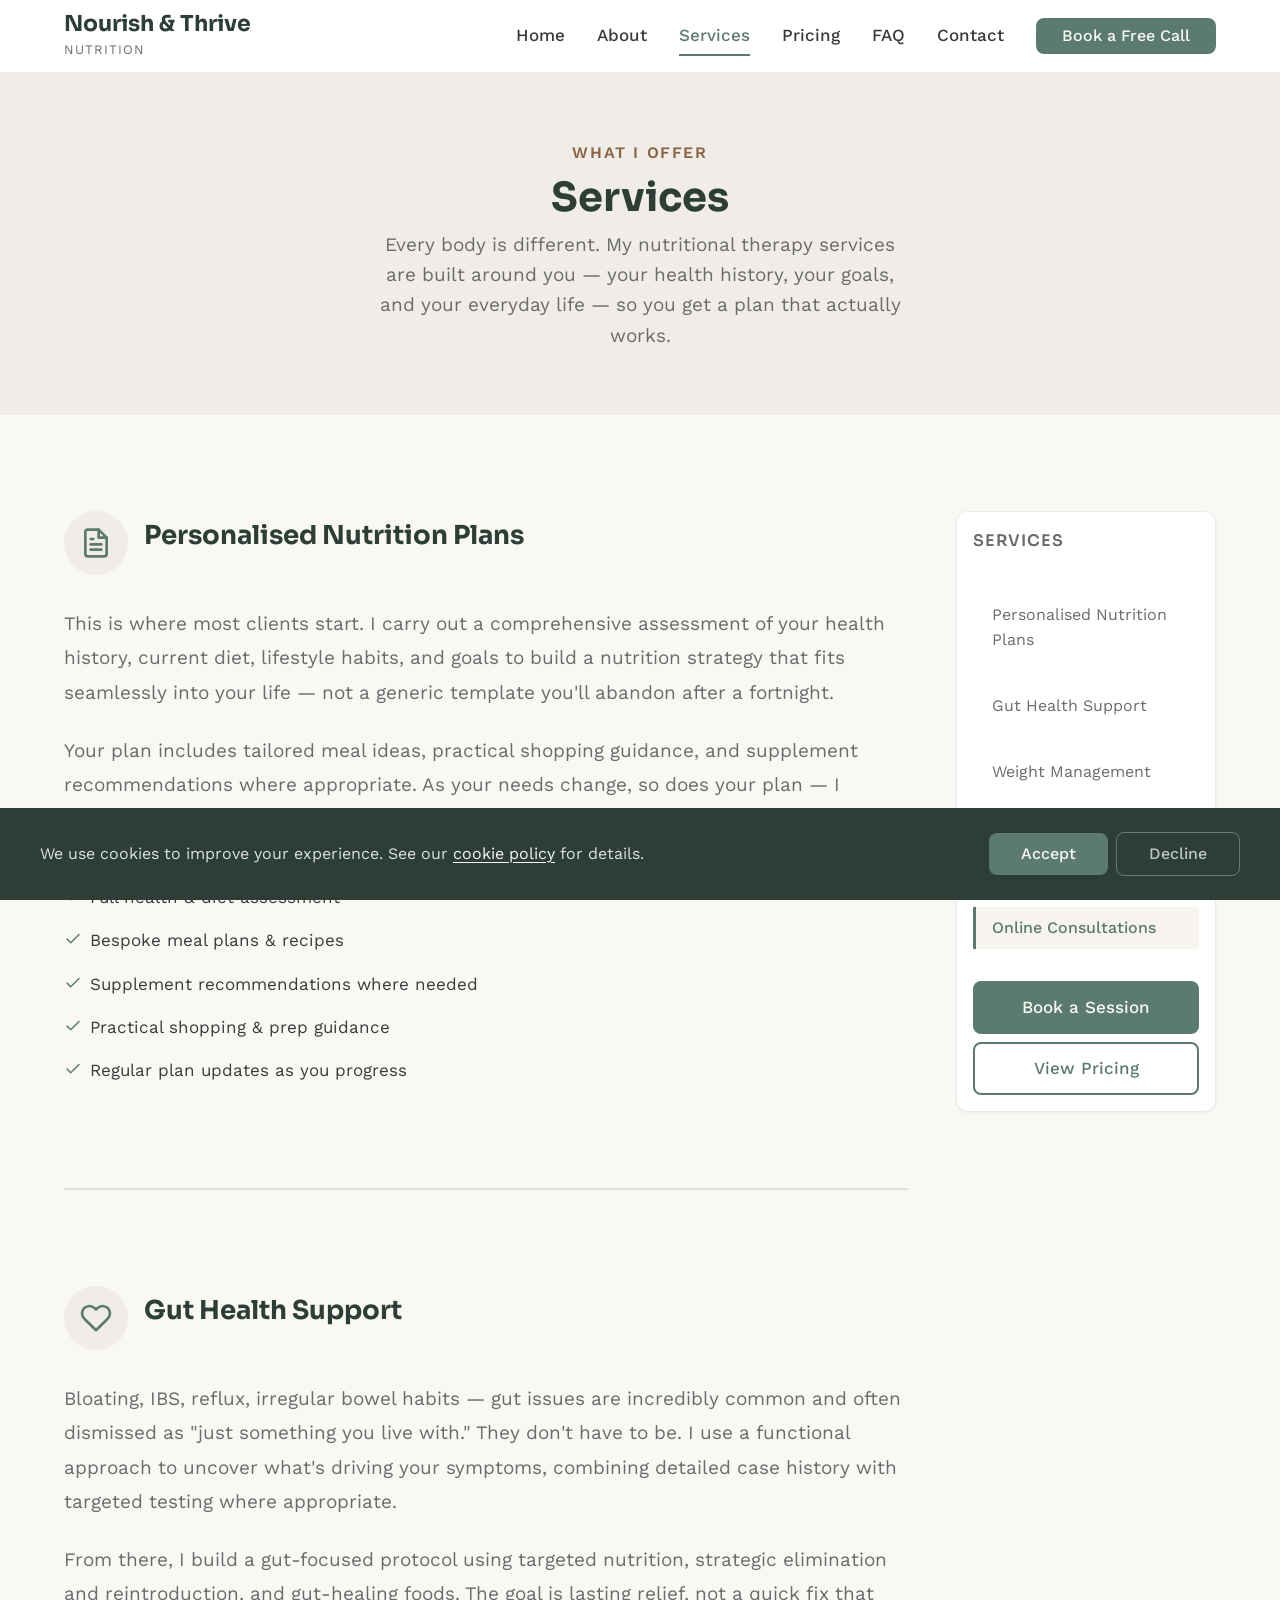
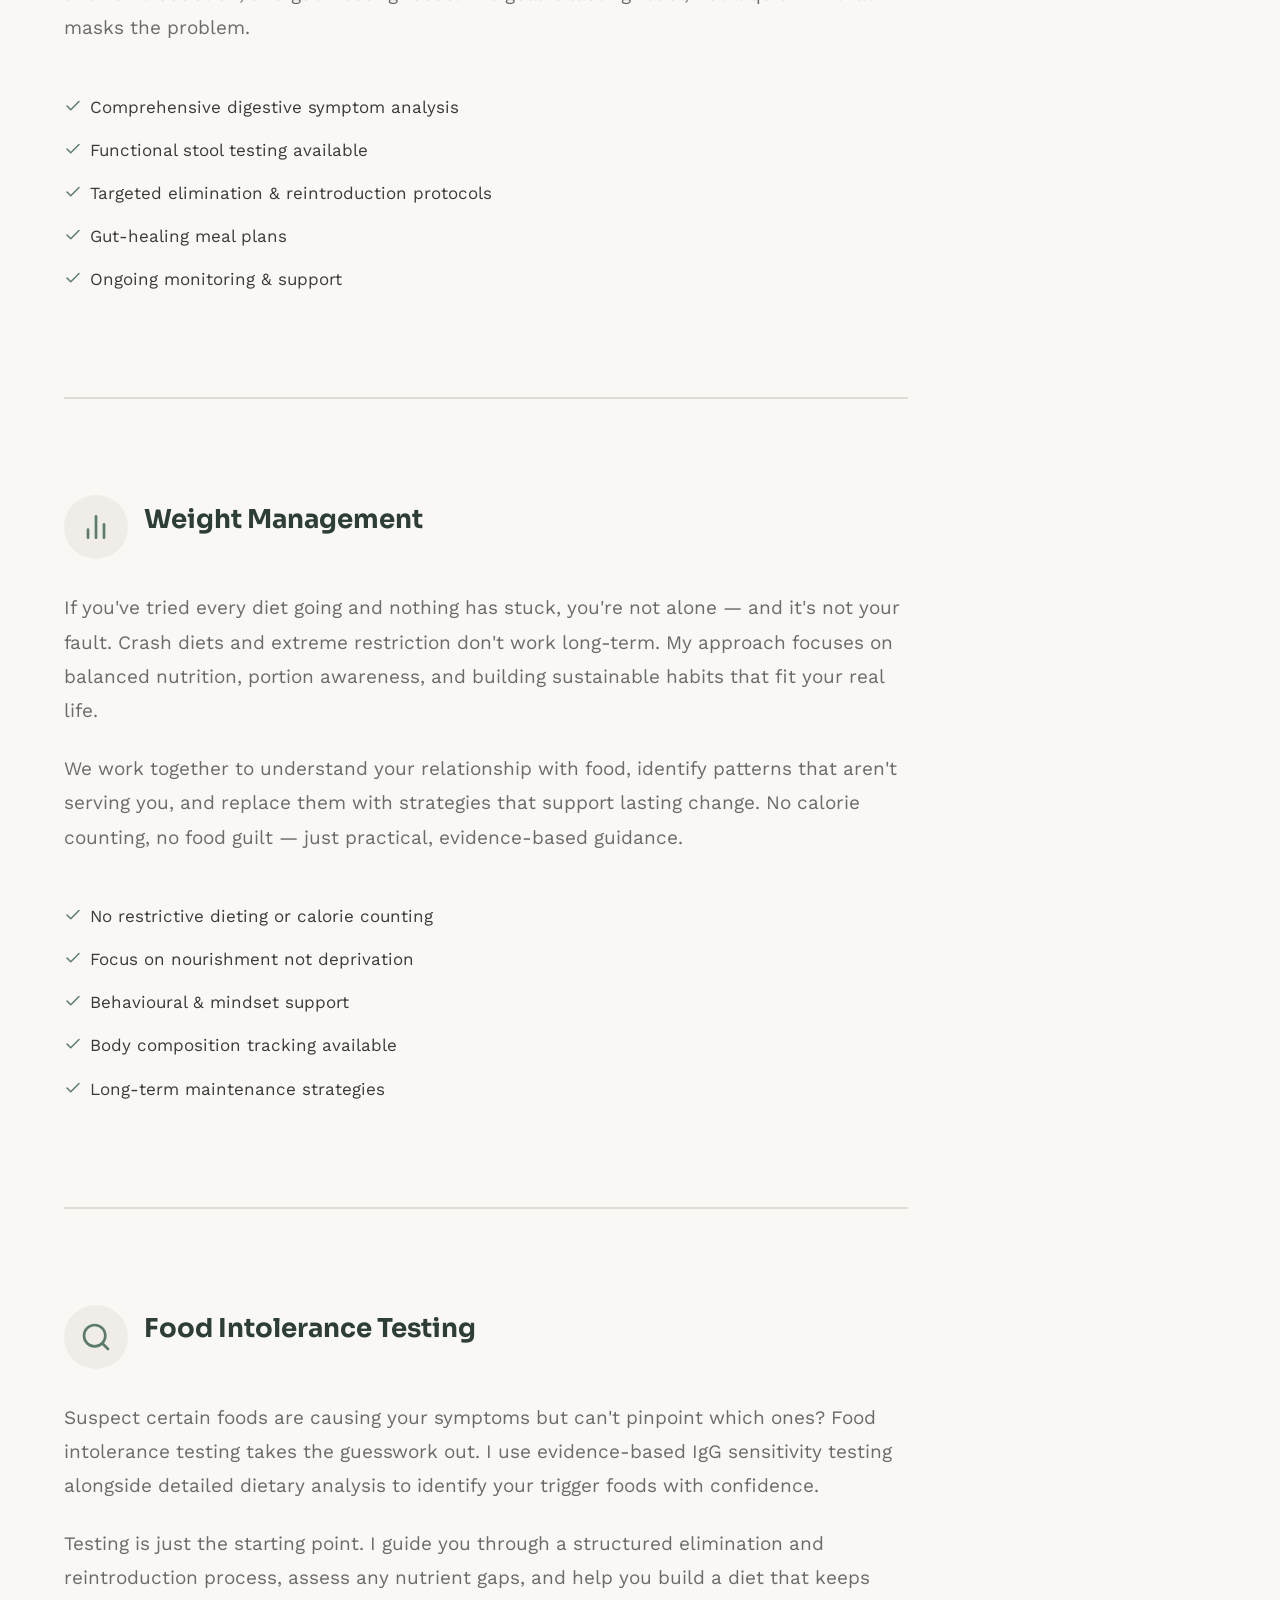
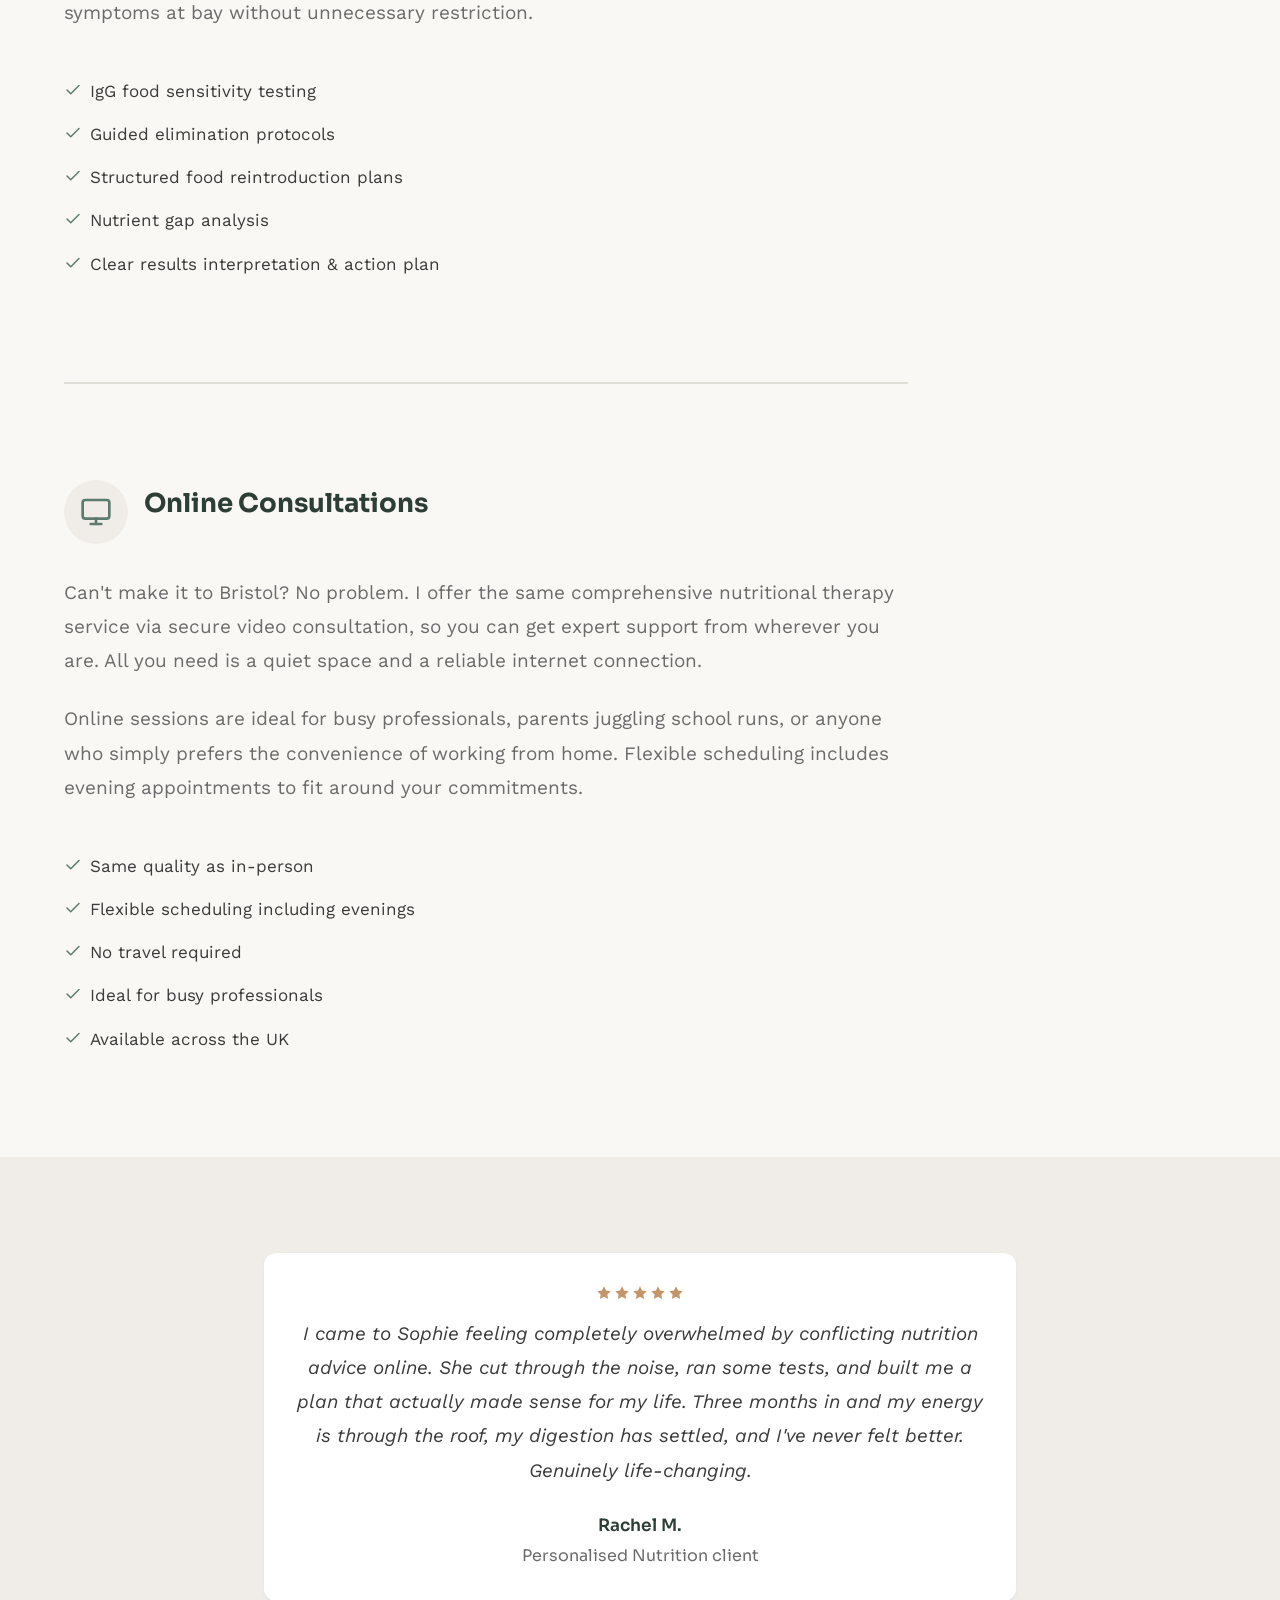
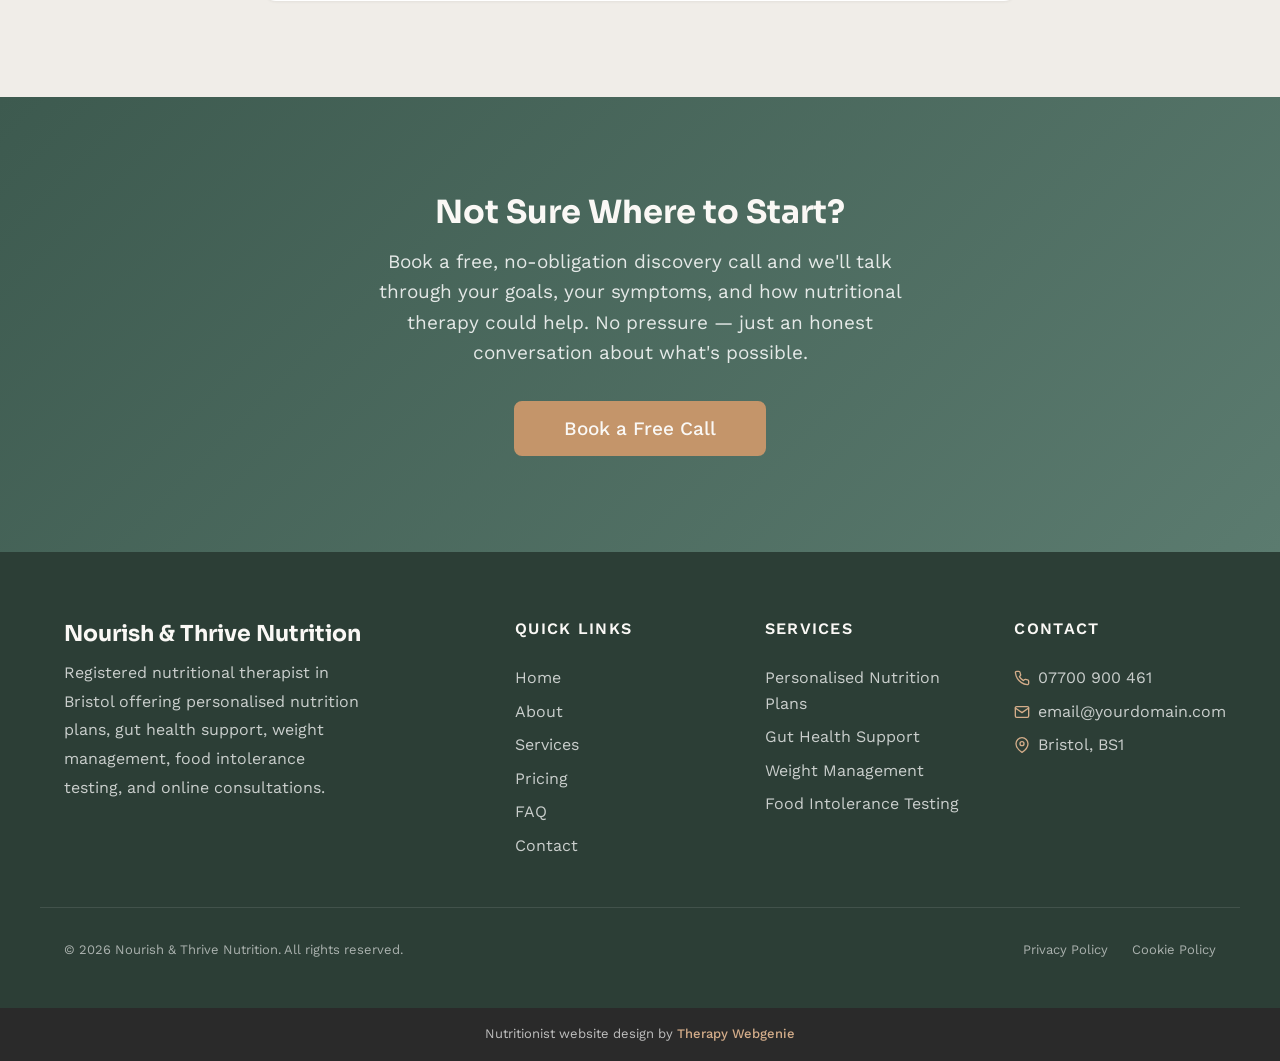
<file: services.html>
<!DOCTYPE html>
<html lang="en">
<head>
  <meta charset="UTF-8">
  <meta name="viewport" content="width=device-width, initial-scale=1.0">
  <meta name="description" content="Nutritional therapy services in Bristol — personalised nutrition plans, gut health support, weight management, food intolerance testing, and online consultations. Sophie, registered nutritional therapist.">
  <title>Services — Nourish &amp; Thrive Nutrition</title>

  <link rel="preconnect" href="https://fonts.googleapis.com">
  <link rel="preconnect" href="https://fonts.gstatic.com" crossorigin>

  <link rel="stylesheet" href="css/base.css">
  <link rel="stylesheet" href="css/components.css">
  <link rel="stylesheet" href="css/theme.css">
  <!-- PROFILE:schema -->
  <!-- /PROFILE:schema -->
</head>
<body>

  <a href="#main" class="skip-link">Skip to main content</a>

  <!-- SECTION: nav -->
  <nav class="nav" role="navigation" aria-label="Main navigation">
    <div class="container nav__inner">
      <a href="index.html" class="nav__brand">
        <!-- PROFILE:logo --><!-- /PROFILE:logo -->
        <span class="nav__name"><!-- PROFILE:site_title -->Nourish &amp; Thrive<!-- /PROFILE:site_title --></span>
        <span class="nav__title"><!-- PROFILE:site_slogan -->Nutrition<!-- /PROFILE:site_slogan --></span>
      </a>
      <div class="nav__links">
        <a href="index.html" class="nav__link">Home</a>
        <a href="about.html" class="nav__link">About</a>
        <a href="services.html" class="nav__link nav__link--active">Services</a>
        <a href="pricing.html" class="nav__link">Pricing</a>
        <a href="faq.html" class="nav__link">FAQ</a>
        <a href="contact.html" class="nav__link">Contact</a>
        <a href="contact.html" class="btn btn--primary nav__cta">Book a Free Call</a>
      </div>
      <button class="nav__toggle" aria-label="Toggle menu" aria-expanded="false" aria-controls="mobile-menu">
        <span class="nav__toggle-bar"></span>
        <span class="nav__toggle-bar"></span>
        <span class="nav__toggle-bar"></span>
      </button>
    </div>
    <div class="nav__mobile" id="mobile-menu" role="menu">
      <a href="index.html" class="nav__link" role="menuitem">Home</a>
      <a href="about.html" class="nav__link" role="menuitem">About</a>
      <a href="services.html" class="nav__link nav__link--active" role="menuitem">Services</a>
      <a href="pricing.html" class="nav__link" role="menuitem">Pricing</a>
      <a href="faq.html" class="nav__link" role="menuitem">FAQ</a>
      <a href="contact.html" class="nav__link" role="menuitem">Contact</a>
      <a href="contact.html" class="btn btn--primary" role="menuitem">Book a Free Call</a>
    </div>
  </nav>
  <!-- /SECTION: nav -->

  <!-- Compact scroll header -->
  <div class="nav-scroll" aria-hidden="true">
    <div class="container nav-scroll__inner">
      <div class="nav-scroll__brand">
        <span class="nav-scroll__name">Nourish &amp; Thrive</span>
        <span class="nav-scroll__title">Nutrition</span>
      </div>
      <div class="nav-scroll__right">
        <a href="tel:07700900461" class="nav-scroll__phone">
          <svg xmlns="http://www.w3.org/2000/svg" viewBox="0 0 24 24" fill="none" stroke="currentColor" stroke-width="2" stroke-linecap="round" stroke-linejoin="round"><path d="M22 16.92v3a2 2 0 0 1-2.18 2 19.79 19.79 0 0 1-8.63-3.07 19.5 19.5 0 0 1-6-6 19.79 19.79 0 0 1-3.07-8.67A2 2 0 0 1 4.11 2h3a2 2 0 0 1 2 1.72c.127.96.361 1.903.7 2.81a2 2 0 0 1-.45 2.11L8.09 9.91a16 16 0 0 0 6 6l1.27-1.27a2 2 0 0 1 2.11-.45c.907.339 1.85.573 2.81.7A2 2 0 0 1 22 16.92z"></path></svg>
          07700 900 461
        </a>
        <a href="tel:07700900461" class="nav-scroll__phone-icon" aria-label="Call me">
          <svg xmlns="http://www.w3.org/2000/svg" viewBox="0 0 24 24" fill="none" stroke="currentColor" stroke-width="2" stroke-linecap="round" stroke-linejoin="round"><path d="M22 16.92v3a2 2 0 0 1-2.18 2 19.79 19.79 0 0 1-8.63-3.07 19.5 19.5 0 0 1-6-6 19.79 19.79 0 0 1-3.07-8.67A2 2 0 0 1 4.11 2h3a2 2 0 0 1 2 1.72c.127.96.361 1.903.7 2.81a2 2 0 0 1-.45 2.11L8.09 9.91a16 16 0 0 0 6 6l1.27-1.27a2 2 0 0 1 2.11-.45c.907.339 1.85.573 2.81.7A2 2 0 0 1 22 16.92z"></path></svg>
        </a>
        <button class="nav-scroll__toggle" aria-label="Toggle menu">
          <span class="nav-scroll__toggle-bar"></span>
          <span class="nav-scroll__toggle-bar"></span>
          <span class="nav-scroll__toggle-bar"></span>
        </button>
      </div>
    </div>
  </div>

  <main id="main">

    <!-- SECTION: page-header -->
    <section class="page-header">
      <div class="container">
        <span class="section-label">What I Offer</span>
        <h1>Services</h1>
        <p>Every body is different. My nutritional therapy services are built around you — your health history, your goals, and your everyday life — so you get a plan that actually works.</p>
      </div>
    </section>
    <!-- /SECTION: page-header -->

    <!-- SECTION: services -->
    <div class="container services-layout">
      <div class="services-content">

        <div class="service-section" id="service-nutrition-plans">
          <div class="service-detail">
            <div class="service-detail__header">
              <div class="service-detail__icon">
                <svg xmlns="http://www.w3.org/2000/svg" viewBox="0 0 24 24" fill="none" stroke="currentColor" stroke-width="2" stroke-linecap="round" stroke-linejoin="round"><path d="M14 2H6a2 2 0 0 0-2 2v16a2 2 0 0 0 2 2h12a2 2 0 0 0 2-2V8z"></path><polyline points="14 2 14 8 20 8"></polyline><line x1="16" y1="13" x2="8" y2="13"></line><line x1="16" y1="17" x2="8" y2="17"></line><polyline points="10 9 9 9 8 9"></polyline></svg>
              </div>
              <h2>Personalised Nutrition Plans</h2>
            </div>
            <p>This is where most clients start. I carry out a comprehensive assessment of your health history, current diet, lifestyle habits, and goals to build a nutrition strategy that fits seamlessly into your life — not a generic template you'll abandon after a fortnight.</p>
            <p>Your plan includes tailored meal ideas, practical shopping guidance, and supplement recommendations where appropriate. As your needs change, so does your plan — I update it regularly to keep you progressing.</p>
            <ul class="checklist">
              <li><svg xmlns="http://www.w3.org/2000/svg" viewBox="0 0 24 24" fill="none" stroke="currentColor" stroke-width="2" stroke-linecap="round" stroke-linejoin="round"><polyline points="20 6 9 17 4 12"></polyline></svg> Full health &amp; diet assessment</li>
              <li><svg xmlns="http://www.w3.org/2000/svg" viewBox="0 0 24 24" fill="none" stroke="currentColor" stroke-width="2" stroke-linecap="round" stroke-linejoin="round"><polyline points="20 6 9 17 4 12"></polyline></svg> Bespoke meal plans &amp; recipes</li>
              <li><svg xmlns="http://www.w3.org/2000/svg" viewBox="0 0 24 24" fill="none" stroke="currentColor" stroke-width="2" stroke-linecap="round" stroke-linejoin="round"><polyline points="20 6 9 17 4 12"></polyline></svg> Supplement recommendations where needed</li>
              <li><svg xmlns="http://www.w3.org/2000/svg" viewBox="0 0 24 24" fill="none" stroke="currentColor" stroke-width="2" stroke-linecap="round" stroke-linejoin="round"><polyline points="20 6 9 17 4 12"></polyline></svg> Practical shopping &amp; prep guidance</li>
              <li><svg xmlns="http://www.w3.org/2000/svg" viewBox="0 0 24 24" fill="none" stroke="currentColor" stroke-width="2" stroke-linecap="round" stroke-linejoin="round"><polyline points="20 6 9 17 4 12"></polyline></svg> Regular plan updates as you progress</li>
            </ul>
          </div>
        </div>

        <div class="service-section" id="service-gut-health">
          <div class="service-detail">
            <div class="service-detail__header">
              <div class="service-detail__icon">
                <svg xmlns="http://www.w3.org/2000/svg" viewBox="0 0 24 24" fill="none" stroke="currentColor" stroke-width="2" stroke-linecap="round" stroke-linejoin="round"><path d="M20.84 4.61a5.5 5.5 0 0 0-7.78 0L12 5.67l-1.06-1.06a5.5 5.5 0 0 0-7.78 7.78l1.06 1.06L12 21.23l7.78-7.78 1.06-1.06a5.5 5.5 0 0 0 0-7.78z"></path></svg>
              </div>
              <h2>Gut Health Support</h2>
            </div>
            <p>Bloating, IBS, reflux, irregular bowel habits — gut issues are incredibly common and often dismissed as "just something you live with." They don't have to be. I use a functional approach to uncover what's driving your symptoms, combining detailed case history with targeted testing where appropriate.</p>
            <p>From there, I build a gut-focused protocol using targeted nutrition, strategic elimination and reintroduction, and gut-healing foods. The goal is lasting relief, not a quick fix that masks the problem.</p>
            <ul class="checklist">
              <li><svg xmlns="http://www.w3.org/2000/svg" viewBox="0 0 24 24" fill="none" stroke="currentColor" stroke-width="2" stroke-linecap="round" stroke-linejoin="round"><polyline points="20 6 9 17 4 12"></polyline></svg> Comprehensive digestive symptom analysis</li>
              <li><svg xmlns="http://www.w3.org/2000/svg" viewBox="0 0 24 24" fill="none" stroke="currentColor" stroke-width="2" stroke-linecap="round" stroke-linejoin="round"><polyline points="20 6 9 17 4 12"></polyline></svg> Functional stool testing available</li>
              <li><svg xmlns="http://www.w3.org/2000/svg" viewBox="0 0 24 24" fill="none" stroke="currentColor" stroke-width="2" stroke-linecap="round" stroke-linejoin="round"><polyline points="20 6 9 17 4 12"></polyline></svg> Targeted elimination &amp; reintroduction protocols</li>
              <li><svg xmlns="http://www.w3.org/2000/svg" viewBox="0 0 24 24" fill="none" stroke="currentColor" stroke-width="2" stroke-linecap="round" stroke-linejoin="round"><polyline points="20 6 9 17 4 12"></polyline></svg> Gut-healing meal plans</li>
              <li><svg xmlns="http://www.w3.org/2000/svg" viewBox="0 0 24 24" fill="none" stroke="currentColor" stroke-width="2" stroke-linecap="round" stroke-linejoin="round"><polyline points="20 6 9 17 4 12"></polyline></svg> Ongoing monitoring &amp; support</li>
            </ul>
          </div>
        </div>

        <div class="service-section" id="service-weight-management">
          <div class="service-detail">
            <div class="service-detail__header">
              <div class="service-detail__icon">
                <svg xmlns="http://www.w3.org/2000/svg" viewBox="0 0 24 24" fill="none" stroke="currentColor" stroke-width="2" stroke-linecap="round" stroke-linejoin="round"><line x1="18" y1="20" x2="18" y2="10"></line><line x1="12" y1="20" x2="12" y2="4"></line><line x1="6" y1="20" x2="6" y2="14"></line></svg>
              </div>
              <h2>Weight Management</h2>
            </div>
            <p>If you've tried every diet going and nothing has stuck, you're not alone — and it's not your fault. Crash diets and extreme restriction don't work long-term. My approach focuses on balanced nutrition, portion awareness, and building sustainable habits that fit your real life.</p>
            <p>We work together to understand your relationship with food, identify patterns that aren't serving you, and replace them with strategies that support lasting change. No calorie counting, no food guilt — just practical, evidence-based guidance.</p>
            <ul class="checklist">
              <li><svg xmlns="http://www.w3.org/2000/svg" viewBox="0 0 24 24" fill="none" stroke="currentColor" stroke-width="2" stroke-linecap="round" stroke-linejoin="round"><polyline points="20 6 9 17 4 12"></polyline></svg> No restrictive dieting or calorie counting</li>
              <li><svg xmlns="http://www.w3.org/2000/svg" viewBox="0 0 24 24" fill="none" stroke="currentColor" stroke-width="2" stroke-linecap="round" stroke-linejoin="round"><polyline points="20 6 9 17 4 12"></polyline></svg> Focus on nourishment not deprivation</li>
              <li><svg xmlns="http://www.w3.org/2000/svg" viewBox="0 0 24 24" fill="none" stroke="currentColor" stroke-width="2" stroke-linecap="round" stroke-linejoin="round"><polyline points="20 6 9 17 4 12"></polyline></svg> Behavioural &amp; mindset support</li>
              <li><svg xmlns="http://www.w3.org/2000/svg" viewBox="0 0 24 24" fill="none" stroke="currentColor" stroke-width="2" stroke-linecap="round" stroke-linejoin="round"><polyline points="20 6 9 17 4 12"></polyline></svg> Body composition tracking available</li>
              <li><svg xmlns="http://www.w3.org/2000/svg" viewBox="0 0 24 24" fill="none" stroke="currentColor" stroke-width="2" stroke-linecap="round" stroke-linejoin="round"><polyline points="20 6 9 17 4 12"></polyline></svg> Long-term maintenance strategies</li>
            </ul>
          </div>
        </div>

        <div class="service-section" id="service-food-intolerance">
          <div class="service-detail">
            <div class="service-detail__header">
              <div class="service-detail__icon">
                <svg xmlns="http://www.w3.org/2000/svg" viewBox="0 0 24 24" fill="none" stroke="currentColor" stroke-width="2" stroke-linecap="round" stroke-linejoin="round"><circle cx="11" cy="11" r="8"></circle><line x1="21" y1="21" x2="16.65" y2="16.65"></line></svg>
              </div>
              <h2>Food Intolerance Testing</h2>
            </div>
            <p>Suspect certain foods are causing your symptoms but can't pinpoint which ones? Food intolerance testing takes the guesswork out. I use evidence-based IgG sensitivity testing alongside detailed dietary analysis to identify your trigger foods with confidence.</p>
            <p>Testing is just the starting point. I guide you through a structured elimination and reintroduction process, assess any nutrient gaps, and help you build a diet that keeps symptoms at bay without unnecessary restriction.</p>
            <ul class="checklist">
              <li><svg xmlns="http://www.w3.org/2000/svg" viewBox="0 0 24 24" fill="none" stroke="currentColor" stroke-width="2" stroke-linecap="round" stroke-linejoin="round"><polyline points="20 6 9 17 4 12"></polyline></svg> IgG food sensitivity testing</li>
              <li><svg xmlns="http://www.w3.org/2000/svg" viewBox="0 0 24 24" fill="none" stroke="currentColor" stroke-width="2" stroke-linecap="round" stroke-linejoin="round"><polyline points="20 6 9 17 4 12"></polyline></svg> Guided elimination protocols</li>
              <li><svg xmlns="http://www.w3.org/2000/svg" viewBox="0 0 24 24" fill="none" stroke="currentColor" stroke-width="2" stroke-linecap="round" stroke-linejoin="round"><polyline points="20 6 9 17 4 12"></polyline></svg> Structured food reintroduction plans</li>
              <li><svg xmlns="http://www.w3.org/2000/svg" viewBox="0 0 24 24" fill="none" stroke="currentColor" stroke-width="2" stroke-linecap="round" stroke-linejoin="round"><polyline points="20 6 9 17 4 12"></polyline></svg> Nutrient gap analysis</li>
              <li><svg xmlns="http://www.w3.org/2000/svg" viewBox="0 0 24 24" fill="none" stroke="currentColor" stroke-width="2" stroke-linecap="round" stroke-linejoin="round"><polyline points="20 6 9 17 4 12"></polyline></svg> Clear results interpretation &amp; action plan</li>
            </ul>
          </div>
        </div>

        <div class="service-section" id="service-online">
          <div class="service-detail">
            <div class="service-detail__header">
              <div class="service-detail__icon">
                <svg xmlns="http://www.w3.org/2000/svg" viewBox="0 0 24 24" fill="none" stroke="currentColor" stroke-width="2" stroke-linecap="round" stroke-linejoin="round"><rect x="2" y="3" width="20" height="14" rx="2" ry="2"></rect><line x1="8" y1="21" x2="16" y2="21"></line><line x1="12" y1="17" x2="12" y2="21"></line></svg>
              </div>
              <h2>Online Consultations</h2>
            </div>
            <p>Can't make it to Bristol? No problem. I offer the same comprehensive nutritional therapy service via secure video consultation, so you can get expert support from wherever you are. All you need is a quiet space and a reliable internet connection.</p>
            <p>Online sessions are ideal for busy professionals, parents juggling school runs, or anyone who simply prefers the convenience of working from home. Flexible scheduling includes evening appointments to fit around your commitments.</p>
            <ul class="checklist">
              <li><svg xmlns="http://www.w3.org/2000/svg" viewBox="0 0 24 24" fill="none" stroke="currentColor" stroke-width="2" stroke-linecap="round" stroke-linejoin="round"><polyline points="20 6 9 17 4 12"></polyline></svg> Same quality as in-person</li>
              <li><svg xmlns="http://www.w3.org/2000/svg" viewBox="0 0 24 24" fill="none" stroke="currentColor" stroke-width="2" stroke-linecap="round" stroke-linejoin="round"><polyline points="20 6 9 17 4 12"></polyline></svg> Flexible scheduling including evenings</li>
              <li><svg xmlns="http://www.w3.org/2000/svg" viewBox="0 0 24 24" fill="none" stroke="currentColor" stroke-width="2" stroke-linecap="round" stroke-linejoin="round"><polyline points="20 6 9 17 4 12"></polyline></svg> No travel required</li>
              <li><svg xmlns="http://www.w3.org/2000/svg" viewBox="0 0 24 24" fill="none" stroke="currentColor" stroke-width="2" stroke-linecap="round" stroke-linejoin="round"><polyline points="20 6 9 17 4 12"></polyline></svg> Ideal for busy professionals</li>
              <li><svg xmlns="http://www.w3.org/2000/svg" viewBox="0 0 24 24" fill="none" stroke="currentColor" stroke-width="2" stroke-linecap="round" stroke-linejoin="round"><polyline points="20 6 9 17 4 12"></polyline></svg> Available across the UK</li>
            </ul>
          </div>
        </div>

      </div>
      <aside class="services-sidebar" id="services-sidebar"></aside>
    </div>
    <!-- /SECTION: services -->

    <!-- SECTION: testimonial -->
    <section class="section section--alt">
      <div class="container container--narrow text-center">
        <div class="testimonial testimonial--avatar">
          <div class="testimonial__stars">
            <svg viewBox="0 0 24 24"><path d="M12 2l3.09 6.26L22 9.27l-5 4.87 1.18 6.88L12 17.77l-6.18 3.25L7 14.14 2 9.27l6.91-1.01L12 2z"/></svg>
            <svg viewBox="0 0 24 24"><path d="M12 2l3.09 6.26L22 9.27l-5 4.87 1.18 6.88L12 17.77l-6.18 3.25L7 14.14 2 9.27l6.91-1.01L12 2z"/></svg>
            <svg viewBox="0 0 24 24"><path d="M12 2l3.09 6.26L22 9.27l-5 4.87 1.18 6.88L12 17.77l-6.18 3.25L7 14.14 2 9.27l6.91-1.01L12 2z"/></svg>
            <svg viewBox="0 0 24 24"><path d="M12 2l3.09 6.26L22 9.27l-5 4.87 1.18 6.88L12 17.77l-6.18 3.25L7 14.14 2 9.27l6.91-1.01L12 2z"/></svg>
            <svg viewBox="0 0 24 24"><path d="M12 2l3.09 6.26L22 9.27l-5 4.87 1.18 6.88L12 17.77l-6.18 3.25L7 14.14 2 9.27l6.91-1.01L12 2z"/></svg>
          </div>
          <p class="testimonial__quote">I came to Sophie feeling completely overwhelmed by conflicting nutrition advice online. She cut through the noise, ran some tests, and built me a plan that actually made sense for my life. Three months in and my energy is through the roof, my digestion has settled, and I've never felt better. Genuinely life-changing.</p>
          <p class="testimonial__author">Rachel M.</p>
          <p class="testimonial__detail">Personalised Nutrition client</p>
        </div>
      </div>
    </section>
    <!-- /SECTION: testimonial -->

    <!-- SECTION: cta -->
    <section class="section cta-banner">
      <div class="container text-center">
        <h2>Not Sure Where to Start?</h2>
        <p>Book a free, no-obligation discovery call and we'll talk through your goals, your symptoms, and how nutritional therapy could help. No pressure — just an honest conversation about what's possible.</p>
        <a href="contact.html" class="btn btn--accent">Book a Free Call</a>
      </div>
    </section>
    <!-- /SECTION: cta -->

  </main>

  <!-- SECTION: footer -->
  <footer class="footer">
    <div class="container footer__inner">
      <div class="footer__brand">
        <p class="footer__brand-name">Nourish &amp; Thrive Nutrition</p>
        <p class="footer__brand-text">Registered nutritional therapist in Bristol offering personalised nutrition plans, gut health support, weight management, food intolerance testing, and online consultations.</p>
      </div>
      <div class="footer__col">
        <p class="footer__heading">Quick Links</p>
        <div class="footer__links">
          <a href="index.html" class="footer__link">Home</a>
          <a href="about.html" class="footer__link">About</a>
          <a href="services.html" class="footer__link">Services</a>
          <a href="pricing.html" class="footer__link">Pricing</a>
          <a href="faq.html" class="footer__link">FAQ</a>
          <a href="contact.html" class="footer__link">Contact</a>
        </div>
      </div>
      <div class="footer__col">
        <p class="footer__heading">Services</p>
        <div class="footer__links">
          <a href="services.html#service-nutrition-plans" class="footer__link">Personalised Nutrition Plans</a>
          <a href="services.html#service-gut-health" class="footer__link">Gut Health Support</a>
          <a href="services.html#service-weight-management" class="footer__link">Weight Management</a>
          <a href="services.html#service-food-intolerance" class="footer__link">Food Intolerance Testing</a>
        </div>
      </div>
      <div class="footer__col">
        <p class="footer__heading">Contact</p>
        <div class="footer__contact-item">
          <svg xmlns="http://www.w3.org/2000/svg" viewBox="0 0 24 24" fill="none" stroke="currentColor" stroke-width="2" stroke-linecap="round" stroke-linejoin="round"><path d="M22 16.92v3a2 2 0 0 1-2.18 2 19.79 19.79 0 0 1-8.63-3.07 19.5 19.5 0 0 1-6-6 19.79 19.79 0 0 1-3.07-8.67A2 2 0 0 1 4.11 2h3a2 2 0 0 1 2 1.72 12.84 12.84 0 0 0 .7 2.81 2 2 0 0 1-.45 2.11L8.09 9.91a16 16 0 0 0 6 6l1.27-1.27a2 2 0 0 1 2.11-.45 12.84 12.84 0 0 0 2.81.7A2 2 0 0 1 22 16.92z"></path></svg>
          <span>07700 900 461</span>
        </div>
        <div class="footer__contact-item">
          <svg xmlns="http://www.w3.org/2000/svg" viewBox="0 0 24 24" fill="none" stroke="currentColor" stroke-width="2" stroke-linecap="round" stroke-linejoin="round"><path d="M4 4h16c1.1 0 2 .9 2 2v12c0 1.1-.9 2-2 2H4c-1.1 0-2-.9-2-2V6c0-1.1.9-2 2-2z"></path><polyline points="22,6 12,13 2,6"></polyline></svg>
          <a href="mailto:email@yourdomain.com">email@yourdomain.com</a>
        </div>
        <div class="footer__contact-item">
          <svg xmlns="http://www.w3.org/2000/svg" viewBox="0 0 24 24" fill="none" stroke="currentColor" stroke-width="2" stroke-linecap="round" stroke-linejoin="round"><path d="M21 10c0 7-9 13-9 13s-9-6-9-13a9 9 0 0 1 18 0z"></path><circle cx="12" cy="10" r="3"></circle></svg>
          <span>Bristol, BS1</span>
        </div>
      </div>
    </div>
    <div class="container footer__bottom">
      <p class="footer__copyright">&copy; 2026 Nourish &amp; Thrive Nutrition. All rights reserved.</p>
      <div class="footer__legal">
        <a href="privacy.html">Privacy Policy</a>
        <a href="cookies-policy.html">Cookie Policy</a>
      </div>
    </div>
  </footer>
  <!-- /SECTION: footer -->

  <div class="site-credit">
    <p>Nutritionist website design by <a href="https://www.therapywebgenie.com/websites-for-therapists/" target="_blank" rel="noopener nofollow">Therapy Webgenie</a></p>
  </div>

  <div class="cookie-banner" role="dialog" aria-label="Cookie consent">
    <div class="cookie-banner__inner">
      <p class="cookie-banner__text">We use cookies to improve your experience. See our <a href="cookies-policy.html">cookie policy</a> for details.</p>
      <div class="cookie-banner__buttons"><button class="cookie-banner__accept">Accept</button><button class="cookie-banner__decline">Decline</button></div>
    </div>
  </div>

  <button class="back-to-top" aria-label="Back to top">
    <svg xmlns="http://www.w3.org/2000/svg" viewBox="0 0 24 24" fill="none" stroke="currentColor" stroke-width="2" stroke-linecap="round" stroke-linejoin="round"><polyline points="18 15 12 9 6 15"></polyline></svg>
  </button>

  <script src="js/main.js"></script>
</body>
</html>
</file>
<file: css/base.css>
/* =============================================
   BASE STYLES
   Reset, Custom Properties, Typography, Layout
   Theme colours & fonts are in theme.css
   ============================================= */

/* --- Custom Properties (non-theme) --- */
:root {
  --text-xs: 0.8125rem;
  --text-sm: 1rem;
  --text-base: 1.0625rem;
  --text-md: 1.1875rem;
  --text-lg: 1.375rem;
  --text-xl: 1.625rem;
  --text-2xl: 2rem;
  --text-3xl: 2.375rem;
  --text-4xl: 3rem;

  /* Heading sizes (overridable per font pairing in theme.css) */
  --text-h1: var(--text-3xl);          /* mobile: 38px */
  --text-h1-desktop: var(--text-4xl);  /* desktop: 48px */
  --text-h2: var(--text-2xl);          /* mobile: 32px */
  --text-h2-desktop: var(--text-3xl);  /* desktop: 38px */
  --text-h3: var(--text-xl);           /* mobile: 26px */
  --text-h3-desktop: 1.75rem;          /* desktop: 28px */

  --font-weight-normal: 400;
  --font-weight-medium: 500;
  --font-weight-semibold: 600;
  --font-weight-bold: 700;

  --line-height-tight: 1.2;
  --line-height-normal: 1.6;
  --line-height-relaxed: 1.8;

  /* Spacing */
  --space-xs: 0.25rem;
  --space-sm: 0.5rem;
  --space-md: 1rem;
  --space-lg: 1.5rem;
  --space-xl: 2rem;
  --space-2xl: 3rem;
  --space-3xl: 4rem;
  --space-4xl: 6rem;
  --space-5xl: 8rem;

  /* Layout */
  --container-max: 1200px;
  --container-narrow: 800px;
  --container-wide: 1400px;

  /* Border Radius */
  --radius-sm: 4px;
  --radius-md: 8px;
  --radius-lg: 12px;
  --radius-xl: 20px;
  --radius-full: 9999px;

  /* Shadows */
  --shadow-sm: 0 1px 3px rgba(0, 0, 0, 0.06);
  --shadow-md: 0 4px 12px rgba(0, 0, 0, 0.08);
  --shadow-lg: 0 8px 30px rgba(0, 0, 0, 0.1);
  --shadow-xl: 0 12px 40px rgba(0, 0, 0, 0.12);

  /* Transitions */
  --transition-fast: 150ms ease;
  --transition-base: 250ms ease;
  --transition-normal: 300ms ease;
  --transition-slow: 400ms ease;
}

/* --- Reset --- */
*,
*::before,
*::after {
  box-sizing: border-box;
  margin: 0;
  padding: 0;
}

html {
  font-size: 100%;
  scroll-behavior: smooth;
  -webkit-text-size-adjust: 100%;
}

body {
  font-family: var(--font-body);
  font-size: var(--text-md);
  font-weight: var(--font-weight-normal);
  line-height: var(--line-height-normal);
  color: var(--color-text);
  background-color: var(--color-bg);
  -webkit-font-smoothing: antialiased;
  -moz-osx-font-smoothing: grayscale;
}

img,
picture,
video,
svg {
  display: block;
  max-width: 100%;
  height: auto;
}

input,
button,
textarea,
select {
  font: inherit;
  color: inherit;
}

button {
  cursor: pointer;
  border: none;
  background: none;
}

a {
  color: inherit;
  text-decoration: none;
}

ul,
ol {
  list-style: none;
}

h1, h2, h3, h4, h5, h6 {
  font-family: var(--font-heading);
  color: var(--color-text-heading);
  line-height: var(--line-height-tight);
  font-weight: var(--font-weight-bold);
  margin-bottom: var(--space-md);
}

/* --- Typography --- */
h1 {
  font-size: var(--text-h1);
}

h2 {
  font-size: var(--text-h2);
}

h3 {
  font-size: var(--text-h3);
}

h4 {
  font-size: var(--text-lg);
}

h5 {
  font-size: var(--text-md);
}

h6 {
  font-size: var(--text-base);
}

p {
  margin-bottom: var(--space-md);
}

p:last-child:not(.section-subtitle) {
  margin-bottom: 0;
}

strong {
  font-weight: var(--font-weight-semibold);
}

/* --- Layout Utilities --- */
.container {
  width: 100%;
  max-width: var(--container-max);
  margin-left: auto;
  margin-right: auto;
  padding-left: var(--space-lg);
  padding-right: var(--space-lg);
}

.container--narrow {
  max-width: var(--container-narrow);
}

.section {
  padding-top: var(--space-3xl);
  padding-bottom: var(--space-3xl);
}

.section--alt {
  background-color: var(--color-bg-alt);
}

/* Icons inside alt sections: swap bg-alt → surface so they remain visible */
.section--alt .card__icon,
.section--alt .icon-box__icon,
.section--alt .contact-info__icon,
.section--alt .service-detail__icon {
  background-color: var(--color-surface);
}

.section--dark {
  background-color: var(--color-bg-dark);
  color: var(--color-text-inverse);
}

.section--dark h2,
.section--dark h3,
.section--dark h4 {
  color: var(--color-text-inverse);
}

/* Grid */
.grid {
  display: grid;
  gap: var(--space-xl);
}

.grid--2 {
  grid-template-columns: 1fr;
}

.grid--3 {
  grid-template-columns: 1fr;
}

/* --- Buttons --- */
.btn {
  display: inline-flex;
  align-items: center;
  justify-content: center;
  gap: var(--space-sm);
  padding: var(--space-md) var(--space-xl);
  font-family: var(--font-body);
  font-size: var(--text-base);
  font-weight: var(--font-weight-medium);
  line-height: 1;
  border-radius: var(--radius-md);
  transition: all var(--transition-base);
  text-decoration: none;
  border: 2px solid transparent;
  white-space: nowrap;
}

.btn--primary {
  background-color: var(--color-primary);
  color: var(--color-text-inverse);
  border-color: var(--color-primary);
}

.btn--primary:hover {
  background-color: var(--color-primary-dark);
  border-color: var(--color-primary-dark);
}

.btn--secondary {
  background-color: transparent;
  color: var(--color-primary);
  border-color: var(--color-primary);
}

.btn--secondary:hover {
  background-color: var(--color-primary);
  color: var(--color-text-inverse);
}

.btn--accent {
  background-color: var(--color-secondary);
  color: var(--color-text-inverse);
  border-color: var(--color-secondary);
}

.btn--accent:hover {
  background-color: var(--color-secondary-dark);
  border-color: var(--color-secondary-dark);
}

.btn--block {
  width: 100%;
}

/* --- Links --- */
.link {
  color: var(--color-primary);
  text-decoration: underline;
  text-underline-offset: 3px;
  transition: color var(--transition-fast);
}

.link:hover {
  color: var(--color-primary-dark);
}

/* --- Text Utilities --- */
.text-center {
  text-align: center;
}

.text-center h2 {
  margin-bottom: var(--space-xl);
}

.text-balance {
  text-wrap: balance;
}

.section-subtitle {
  font-size: var(--text-md);
  color: var(--color-text-light);
  max-width: 600px;
  margin-bottom: var(--space-2xl);
  line-height: var(--line-height-relaxed);
}

.text-center .section-subtitle {
  margin-left: auto;
  margin-right: auto;
}

.section-footer {
  margin-top: var(--space-2xl);
}

.section-label {
  display: inline-block;
  font-family: var(--font-body);
  font-size: var(--text-sm);
  font-weight: var(--font-weight-semibold);
  text-transform: uppercase;
  letter-spacing: 0.1em;
  color: var(--color-secondary-dark);
  margin-bottom: var(--space-sm);
}

/* --- Responsive Typography --- */
@media (min-width: 768px) {
  h1 {
    font-size: var(--text-h1-desktop);
  }

  h2 {
    font-size: var(--text-h2-desktop);
  }

  h3 {
    font-size: var(--text-h3-desktop);
  }

  .section {
    padding-top: var(--space-4xl);
    padding-bottom: var(--space-4xl);
  }
}

/* --- Responsive Grid --- */
@media (min-width: 768px) {
  .grid--2 {
    grid-template-columns: repeat(2, 1fr);
  }

  .grid--3 {
    grid-template-columns: repeat(2, 1fr);
  }
}

@media (min-width: 1024px) {
  .grid--3 {
    grid-template-columns: repeat(3, 1fr);
  }
}

/* --- Screen Reader Only --- */
.sr-only {
  position: absolute;
  width: 1px;
  height: 1px;
  padding: 0;
  margin: -1px;
  overflow: hidden;
  clip: rect(0, 0, 0, 0);
  white-space: nowrap;
  border-width: 0;
}
</file>
<file: css/components.css>
/* =============================================
   COMPONENT STYLES
   Nav, Hero, Cards, Testimonials, Forms, Footer
   ============================================= */

/* --- Skip Link --- */
.skip-link {
  position: absolute;
  top: -100%;
  left: var(--space-md);
  padding: var(--space-sm) var(--space-md);
  background: var(--color-primary);
  color: var(--color-text-inverse);
  border-radius: var(--radius-md);
  z-index: 1000;
  font-size: var(--text-sm);
}

.skip-link:focus {
  top: var(--space-sm);
}

/* =============================================
   NAVIGATION
   ============================================= */
.nav {
  position: relative;
  z-index: 100;
  background-color: var(--color-surface);
  border-bottom: 1px solid var(--color-border-light);
  transition: box-shadow var(--transition-base);
}

.nav--scrolled {
  box-shadow: var(--shadow-md);
}

.nav__inner {
  display: flex;
  align-items: center;
  justify-content: space-between;
  height: 72px;
  position: relative;
  z-index: 2;
}

.nav__brand {
  display: flex;
  flex-direction: column;
  gap: 2px;
}

.nav__logo {
  max-height: 70px;
  width: auto;
  object-fit: contain;
}

/* Logo beside title — add .nav__brand--inline to .nav__brand */
.nav__brand--inline {
  flex-direction: row;
  align-items: center;
  gap: var(--space-sm);
}

.nav__brand--inline .nav__brand-text {
  display: flex;
  flex-direction: column;
  gap: 2px;
}

.nav__name {
  font-family: var(--font-heading);
  font-size: var(--text-lg);
  font-weight: var(--font-weight-bold);
  color: var(--color-text-heading);
  line-height: 1.2;
}

.nav__title {
  font-size: var(--text-xs);
  color: var(--color-text-light);
  text-transform: uppercase;
  letter-spacing: 0.08em;
}

.nav__links {
  display: none;
  gap: var(--space-xl);
  align-items: center;
}

.nav__link {
  font-size: var(--text-base);
  font-weight: var(--font-weight-medium);
  color: var(--color-text);
  transition: color var(--transition-fast);
  position: relative;
  padding: var(--space-xs) 0;
  white-space: nowrap;
}

.nav__link::after {
  content: '';
  position: absolute;
  bottom: -2px;
  left: 0;
  width: 0;
  height: 2px;
  background-color: var(--color-primary);
  transition: width var(--transition-base);
}

.nav__link:hover,
.nav__link--active {
  color: var(--color-primary);
}

.nav__link:hover::after,
.nav__link--active::after {
  width: 100%;
}

.nav__cta {
  font-size: var(--text-sm);
  padding: var(--space-sm) var(--space-lg);
}

/* Mobile Menu Toggle */
.nav__toggle {
  display: flex;
  flex-direction: column;
  gap: 5px;
  padding: var(--space-sm);
  z-index: 110;
}

.nav__toggle-bar {
  display: block;
  width: 24px;
  height: 2px;
  background-color: var(--color-text);
  border-radius: 2px;
  transition: all var(--transition-base);
  transform-origin: center;
}

.nav__toggle--open .nav__toggle-bar:nth-child(1) {
  transform: translateY(7px) rotate(45deg);
}

.nav__toggle--open .nav__toggle-bar:nth-child(2) {
  opacity: 0;
}

.nav__toggle--open .nav__toggle-bar:nth-child(3) {
  transform: translateY(-7px) rotate(-45deg);
}

/* Mobile Menu Overlay — slide in from right, full viewport coverage */
.nav__mobile {
  display: flex;
  position: fixed;
  inset: 0;
  background-color: var(--color-surface);
  z-index: 1;
  padding: calc(72px + var(--space-xl)) var(--space-lg) var(--space-xl);
  flex-direction: column;
  gap: var(--space-lg);
  overflow-y: auto;
  transform: translateX(100%);
  opacity: 0;
  visibility: hidden;
  transition: transform 0.35s cubic-bezier(0.4, 0, 0.2, 1),
              opacity 0.35s ease,
              visibility 0.35s;
}

/* When opened from the compact scroll header */
.nav__mobile--from-scroll {
  padding-top: calc(56px + var(--space-xl));
  z-index: 201;
}

.nav__mobile--open {
  transform: translateX(0);
  opacity: 1;
  visibility: visible;
}

.nav__mobile .nav__link,
.nav__mobile .btn {
  opacity: 0;
  transform: translateX(20px);
  transition: opacity 0.3s ease, transform 0.3s ease;
}

.nav__mobile--open .nav__link,
.nav__mobile--open .btn {
  opacity: 1;
  transform: translateX(0);
}

.nav__mobile--open > *:nth-child(1) { transition-delay: 0.05s; }
.nav__mobile--open > *:nth-child(2) { transition-delay: 0.1s; }
.nav__mobile--open > *:nth-child(3) { transition-delay: 0.15s; }
.nav__mobile--open > *:nth-child(4) { transition-delay: 0.2s; }
.nav__mobile--open > *:nth-child(5) { transition-delay: 0.25s; }
.nav__mobile--open > *:nth-child(6) { transition-delay: 0.3s; }
.nav__mobile--open > *:nth-child(7) { transition-delay: 0.35s; }

.nav__mobile .nav__link {
  font-size: var(--text-lg);
  padding: var(--space-sm) 0;
  border-bottom: 1px solid var(--color-border-light);
}

.nav__mobile .nav__link::after {
  display: none;
}

.nav__mobile .btn {
  margin-top: var(--space-md);
  text-align: center;
}

@media (min-width: 1100px) {
  .nav__links {
    display: flex;
  }

  .nav__toggle {
    display: none;
  }
}

/* --- Nav Dropdowns (Desktop) --- */
.nav__dropdown {
  position: relative;
}

.nav__link--has-children {
  display: inline-flex;
  align-items: center;
  gap: 4px;
  background: none;
  border: none;
  cursor: pointer;
  font-family: inherit;
  font-size: inherit;
  font-weight: inherit;
  color: inherit;
  padding: 0;
}

.nav__chevron {
  width: 12px;
  height: 12px;
  transition: transform var(--transition-fast);
  flex-shrink: 0;
}

.nav__dropdown:hover .nav__chevron,
.nav__link--has-children[aria-expanded="true"] ~ .nav__dropdown-menu + .nav__chevron,
.nav__link--has-children[aria-expanded="true"] .nav__chevron {
  transform: rotate(180deg);
}

.nav__dropdown-trigger {
  display: inline-flex;
  align-items: center;
  gap: 4px;
  background: none;
  border: none;
  cursor: pointer;
  font-family: inherit;
  font-size: inherit;
  font-weight: inherit;
  color: inherit;
  padding: 0;
}

.nav__dropdown-trigger .nav__chevron {
  width: 12px;
  height: 12px;
  transition: transform var(--transition-fast);
  flex-shrink: 0;
}

.nav__dropdown:hover .nav__dropdown-trigger .nav__chevron {
  transform: rotate(180deg);
}

.nav__dropdown-menu {
  position: absolute;
  top: 100%;
  left: 50%;
  transform: translateX(-50%);
  min-width: 240px;
  background: var(--color-surface);
  border: 1px solid var(--color-border-light);
  border-radius: var(--radius-md, 8px);
  box-shadow: var(--shadow-lg);
  padding: var(--space-sm) 0;
  opacity: 0;
  visibility: hidden;
  transition: opacity var(--transition-fast), visibility var(--transition-fast);
  z-index: 110;
  margin-top: var(--space-xs);
}

.nav__dropdown:hover .nav__dropdown-menu {
  opacity: 1;
  visibility: visible;
}

.nav__dropdown-link,
.nav__dropdown-menu .nav__link--child {
  display: block;
  padding: var(--space-sm) var(--space-lg);
  font-size: var(--text-sm);
  color: var(--color-text);
  transition: background var(--transition-fast), color var(--transition-fast);
  white-space: nowrap;
  text-decoration: none;
}

.nav__dropdown-link:hover,
.nav__dropdown-menu .nav__link--child:hover {
  background: var(--color-bg);
  color: var(--color-primary);
}

.nav__dropdown-link--active {
  color: var(--color-primary);
  font-weight: 600;
}

/* --- Nav Mobile Sub-menus (Accordion) --- */
.nav__mobile-group {
  display: flex;
  flex-direction: column;
}

.nav__mobile-parent {
  display: flex;
  align-items: center;
  justify-content: space-between;
}

.nav__mobile-parent > .nav__link {
  flex: 1;
  cursor: default;
}

.nav__mobile-expand {
  padding: var(--space-sm);
  background: none;
  border: none;
  cursor: pointer;
  color: var(--color-text-light);
  transition: transform var(--transition-fast);
  display: flex;
  align-items: center;
}

.nav__mobile-expand[aria-expanded="true"] .nav__chevron {
  transform: rotate(180deg);
}

.nav__mobile-children {
  display: flex;
  flex-direction: column;
  padding-left: var(--space-lg);
}

.nav__mobile-children[hidden] {
  display: none;
}

.nav__link--child {
  font-size: var(--text-base);
  color: var(--color-text-light);
  padding: var(--space-xs) 0;
  border-bottom: 1px solid var(--color-border-light);
}

.nav__link--child:hover {
  color: var(--color-primary);
}

.nav__link--child::after {
  display: none;
}

/* =============================================
   NAVIGATION: TWO-TIER VARIANT
   Top bar (brand + contact info) + bottom bar (nav links)
   ============================================= */
.nav--two-tier {
  position: relative;
  z-index: 100;
  background-color: var(--color-surface);
  border-bottom: 1px solid var(--color-border-light);
  transition: box-shadow var(--transition-base);
  padding: 20px 0;
}

.nav--two-tier.nav--scrolled {
  box-shadow: var(--shadow-md);
}

/* --- Top bar: brand left, contact info right --- */
.nav__top {
  display: flex;
  align-items: center;
  justify-content: space-between;
  padding-top: 20px;
  padding-bottom: var(--space-sm);
}

.nav__contact {
  display: none;
  align-items: center;
  gap: var(--space-xl);
}

.nav__contact-item {
  display: flex;
  align-items: center;
  gap: var(--space-xs);
  font-size: var(--text-sm);
  color: var(--color-text-light);
  white-space: nowrap;
}

.nav__contact-item svg {
  width: 16px;
  height: 16px;
  flex-shrink: 0;
  color: var(--color-primary);
}

.nav__contact-item a {
  color: var(--color-text-light);
  font-weight: var(--font-weight-medium);
}

.nav__contact-item a:hover {
  color: var(--color-primary);
}

/* --- Bottom bar: nav links + CTA --- */
.nav__bottom {
  display: flex;
  align-items: center;
  justify-content: space-between;
  border-top: 1px solid var(--color-border-light);
  padding-top: var(--space-sm);
  padding-bottom: 20px;
}

.nav--two-tier .nav__links {
  display: none;
  gap: var(--space-lg);
  align-items: center;
  width: 100%;
}

.nav--two-tier .nav__cta {
  margin-left: auto;
}

.nav--two-tier .nav__link {
  font-size: var(--text-base);
}

/* Mobile: hamburger in top bar, not bottom */
.nav--two-tier .nav__toggle {
  display: flex;
  flex-direction: column;
  gap: 5px;
  padding: var(--space-sm);
  z-index: 110;
}

/* Two-tier mobile: hide bottom bar border, show only toggle */
.nav--two-tier .nav__bottom {
  border-top: none;
  padding: 0;
  position: absolute;
  right: var(--space-lg);
  top: var(--space-lg);
}

@media (min-width: 1100px) {
  .nav--two-tier .nav__bottom {
    position: static;
    border-top: 1px solid var(--color-border-light);
    padding-top: var(--space-sm);
    padding-bottom: var(--space-sm);
  }
}

.nav__top {
  position: relative;
}

/* Desktop breakpoint */
@media (min-width: 900px) {
  .nav__contact {
    display: flex;
  }
}

@media (min-width: 1100px) {
  .nav--two-tier .nav__links {
    display: flex;
  }

  .nav--two-tier .nav__toggle {
    display: none;
  }
}

/* Mobile menu for two-tier uses the same nav__mobile styles */
.nav--two-tier .nav__mobile {
  top: 0;
}

/* Contact info inside mobile menu */
.nav__mobile-contact {
  display: flex;
  flex-direction: column;
  gap: var(--space-sm);
  padding-top: var(--space-md);
  margin-top: var(--space-md);
  border-top: 1px solid var(--color-border-light);
}

.nav__mobile-contact .nav__contact-item {
  display: flex;
  font-size: var(--text-base);
}

@media (min-width: 900px) {
  .nav__mobile-contact {
    display: none;
  }
}

/* =============================================
   SCROLL-AWARE COMPACT HEADER
   Hidden by default. Slides in when user scrolls up
   after passing the main header. Shows brand + phone + hamburger.
   ============================================= */
.nav-scroll {
  position: fixed;
  top: 0;
  left: 0;
  right: 0;
  z-index: 200;
  background-color: var(--color-surface);
  border-bottom: 1px solid var(--color-border-light);
  box-shadow: var(--shadow-md);
  transform: translateY(-100%);
  opacity: 0;
  transition: transform 0.3s ease, opacity 0.3s ease;
  pointer-events: none;
}

.nav-scroll--visible {
  transform: translateY(0);
  opacity: 1;
  pointer-events: auto;
}

.nav-scroll__inner {
  display: flex;
  align-items: center;
  justify-content: space-between;
  height: 56px;
}

.nav-scroll__brand {
  display: flex;
  flex-direction: column;
  gap: 4px;
  min-width: 0;
}

.nav-scroll__name {
  font-family: var(--font-heading);
  font-size: var(--text-base);
  font-weight: var(--font-weight-bold);
  color: var(--color-text-heading);
  line-height: 1.2;
  white-space: nowrap;
  overflow: hidden;
  text-overflow: ellipsis;
}

.nav-scroll__title {
  font-size: 11px;
  color: var(--color-text-light);
  text-transform: uppercase;
  letter-spacing: 0.08em;
  line-height: 1.2;
}

.nav-scroll__right {
  display: flex;
  align-items: center;
  gap: var(--space-lg);
}

.nav-scroll__phone {
  display: none;
  align-items: center;
  gap: var(--space-xs);
  font-size: var(--text-sm);
  font-weight: var(--font-weight-medium);
  color: var(--color-text);
  white-space: nowrap;
}

.nav-scroll__phone svg {
  width: 16px;
  height: 16px;
  flex-shrink: 0;
  color: var(--color-primary);
}

.nav-scroll__phone:hover {
  color: var(--color-primary);
}

/* Mobile: just phone icon, no text */
.nav-scroll__phone-icon {
  display: flex;
  align-items: center;
  color: var(--color-primary);
}

.nav-scroll__phone-icon svg {
  width: 20px;
  height: 20px;
}

@media (min-width: 600px) {
  .nav-scroll__phone {
    display: flex;
  }

  .nav-scroll__phone-icon {
    display: none;
  }
}

.nav-scroll__toggle {
  display: flex;
  flex-direction: column;
  gap: 5px;
  padding: var(--space-sm);
  background: none;
  border: none;
  cursor: pointer;
}

.nav-scroll__toggle-bar {
  display: block;
  width: 22px;
  height: 2px;
  background-color: var(--color-text);
  border-radius: 2px;
}

/* =============================================
   HERO
   ============================================= */
.hero {
  position: relative;
  padding: var(--space-3xl) 0;
  overflow: hidden;
}

.hero__inner {
  display: grid;
  grid-template-columns: 1fr;
  gap: var(--space-2xl);
  align-items: center;
}

.hero__content {
  order: 2;
}

.hero__image-wrap {
  order: 1;
}

.hero__label {
  display: inline-block;
  font-size: var(--text-sm);
  font-weight: var(--font-weight-semibold);
  color: var(--color-secondary-dark);
  text-transform: uppercase;
  letter-spacing: 0.1em;
  margin-bottom: var(--space-md);
}

.hero__heading {
  font-size: var(--text-h1);
  margin-bottom: var(--space-lg);
  color: var(--color-text-heading);
}

.hero__text {
  font-size: var(--text-md);
  color: var(--color-text-light);
  line-height: var(--line-height-relaxed);
  margin-bottom: var(--space-xl);
  max-width: 540px;
}

.hero__ticks {
  list-style: none;
  padding: 0;
  margin: var(--space-lg) 0;
  display: flex;
  flex-wrap: wrap;
  gap: var(--space-sm);
}

.hero__ticks li {
  display: inline-flex;
  align-items: center;
  gap: var(--space-xs);
  font-size: var(--text-xs);
  font-weight: var(--font-weight-medium);
  color: var(--color-primary-dark);
  background-color: var(--color-bg-alt);
  padding: var(--space-xs) var(--space-md);
  border-radius: var(--radius-full);
  border: 1px solid var(--color-border);
  text-align: left;
  white-space: nowrap;
}

.hero__ticks svg {
  width: 16px;
  height: 16px;
  flex-shrink: 0;
  color: var(--color-primary);
}

.hero__actions {
  display: flex;
  flex-wrap: wrap;
  gap: var(--space-md);
  justify-content: center;
}

@media (min-width: 768px) {
  .hero__actions {
    justify-content: flex-start;
  }
}

.hero__image {
  width: 100%;
  aspect-ratio: 4 / 3;
  object-fit: cover;
  border-radius: var(--radius-lg);
  box-shadow: var(--shadow-lg);
}

.hero__image-placeholder {
  width: 100%;
  aspect-ratio: 4 / 3;
  border-radius: var(--radius-lg);
  background: linear-gradient(135deg, var(--color-primary-light) 0%, var(--color-primary) 100%);
  display: flex;
  align-items: center;
  justify-content: center;
  color: var(--color-text-inverse);
  font-size: var(--text-base);
  text-align: center;
  padding: var(--space-xl);
  box-shadow: var(--shadow-lg);
}

@media (min-width: 768px) {
  .hero {
    padding: var(--space-3xl) 0;
  }

  .hero__inner {
    grid-template-columns: 1fr 1fr;
    gap: var(--space-3xl);
  }

  .hero__content {
    order: 1;
  }

  .hero__image-wrap {
    order: 2;
  }

  .hero__heading {
    font-size: var(--text-h1-desktop);
  }
}

/* =============================================
   HERO VARIANTS
   Add class to <section class="hero hero--variant">
   Default (no modifier) = split layout
   ============================================= */

/* --- Fullwidth: background image, centered text overlay --- */
.hero--fullwidth {
  padding: var(--space-3xl) 0;
  min-height: 500px;
  display: flex;
  align-items: center;
  text-align: center;
  background: linear-gradient(135deg, var(--color-primary-dark) 0%, var(--color-primary) 50%, var(--color-primary-light) 100%);
  color: var(--color-text-inverse);
}

.hero--fullwidth .hero__inner {
  grid-template-columns: 1fr;
  justify-items: center;
}

.hero--fullwidth .hero__content {
  order: 1;
  max-width: 720px;
}

.hero--fullwidth .hero__image-wrap {
  display: none;
}

.hero--fullwidth .hero__label {
  color: var(--color-secondary-light);
}

.hero--fullwidth .hero__heading {
  color: var(--color-text-inverse);
}

.hero--fullwidth .hero__text {
  color: rgba(255, 255, 255, 0.85);
  margin-left: auto;
  margin-right: auto;
  max-width: 600px;
}

.hero--fullwidth .hero__actions {
  justify-content: center;
}

.hero--fullwidth .hero__ticks {
  justify-content: center;
}

.hero--fullwidth .hero__ticks li {
  color: rgba(255, 255, 255, 0.85);
  background-color: rgba(255, 255, 255, 0.12);
  border-color: rgba(255, 255, 255, 0.2);
}

.hero--fullwidth .hero__ticks svg {
  color: var(--color-secondary-light);
}

.hero--fullwidth .btn--primary {
  background-color: var(--color-secondary);
  border-color: var(--color-secondary);
  color: var(--color-text-inverse);
}

.hero--fullwidth .btn--primary:hover {
  background-color: var(--color-secondary-dark);
  border-color: var(--color-secondary-dark);
}

.hero--fullwidth .btn--secondary {
  color: var(--color-text-inverse);
  border-color: rgba(255, 255, 255, 0.5);
}

.hero--fullwidth .btn--secondary:hover {
  background-color: rgba(255, 255, 255, 0.15);
  border-color: var(--color-text-inverse);
}

@media (min-width: 768px) {
  .hero--fullwidth {
    padding: var(--space-3xl) 0;
    min-height: 600px;
  }

  .hero--fullwidth .hero__inner {
    grid-template-columns: 1fr;
  }
}

/* --- Minimal: premium light hero — centered, subtle texture, no image --- */
.hero--minimal {
  padding: var(--space-3xl) 0;
  text-align: center;
  background:
    radial-gradient(ellipse at 15% 80%, color-mix(in srgb, var(--color-secondary) 10%, transparent) 0%, transparent 50%),
    radial-gradient(ellipse at 85% 20%, color-mix(in srgb, var(--color-primary) 8%, transparent) 0%, transparent 50%),
    radial-gradient(ellipse at 50% 50%, color-mix(in srgb, var(--color-accent, var(--color-primary-light)) 5%, transparent) 0%, transparent 60%),
    linear-gradient(160deg, var(--color-bg) 0%, var(--color-bg-alt) 100%);
  position: relative;
  overflow: hidden;
}

.hero--minimal::before {
  content: '';
  position: absolute;
  top: -20%;
  right: -5%;
  width: 400px;
  height: 400px;
  border-radius: 50%;
  background: radial-gradient(circle, color-mix(in srgb, var(--color-primary) 6%, transparent) 0%, transparent 70%);
  pointer-events: none;
}

.hero--minimal::after {
  content: '';
  position: absolute;
  bottom: -15%;
  left: -5%;
  width: 350px;
  height: 350px;
  border-radius: 50%;
  background: radial-gradient(circle, color-mix(in srgb, var(--color-secondary) 8%, transparent) 0%, transparent 70%);
  pointer-events: none;
}

.hero--minimal .hero__inner {
  grid-template-columns: 1fr;
  justify-items: center;
  position: relative;
  z-index: 1;
}

.hero--minimal .hero__content {
  order: 1;
  max-width: 800px;
}

.hero--minimal .hero__image-wrap {
  display: none;
}

.hero--minimal .hero__label {
  display: inline-block;
  background: color-mix(in srgb, var(--color-primary) 12%, transparent);
  color: var(--color-primary-dark);
  padding: var(--space-xs) var(--space-lg);
  border-radius: var(--radius-full);
  font-size: var(--text-xs);
  font-weight: var(--font-weight-semibold);
  text-transform: uppercase;
  letter-spacing: 0.12em;
  margin-bottom: var(--space-lg);
}

.hero--minimal .hero__heading {
  font-size: var(--text-h1-desktop);
  margin-bottom: var(--space-xl);
}

.hero--minimal .hero__text {
  font-size: var(--text-lg);
  max-width: 600px;
  margin-left: auto;
  margin-right: auto;
}

.hero--minimal .hero__actions {
  justify-content: center;
}

.hero--minimal .hero__ticks {
  justify-content: center;
}

.hero--minimal .hero__ticks li {
  color: var(--color-primary-dark);
  background-color: rgba(0, 0, 0, 0.05);
  border-color: rgba(0, 0, 0, 0.1);
}

.hero--minimal .hero__ticks svg {
  color: var(--color-secondary-dark);
}

@media (min-width: 768px) {
  .hero--minimal {
    padding: var(--space-3xl) 0;
  }

  .hero--minimal::before {
    width: 600px;
    height: 600px;
  }

  .hero--minimal::after {
    width: 500px;
    height: 500px;
  }

  .hero--minimal .hero__heading {
    font-size: 3.5rem;
  }

  .hero--minimal .hero__inner {
    grid-template-columns: 1fr;
  }
}

/* --- Half: edge-to-edge 50/50 split, image bleeds to edge --- */
.hero--half {
  padding: 0;
  overflow: hidden;
}

.hero--half .hero__inner {
  display: grid;
  grid-template-columns: 1fr;
  gap: 0;
  max-width: 100%;
  padding: 0;
  align-items: stretch;
}

.hero--half .hero__image-wrap {
  order: 1;
  width: 100%;
  min-height: 300px;
  background-size: cover;
  background-position: center;
  background-repeat: no-repeat;
}

.hero--half .hero__image-placeholder,
.hero--half .hero__image {
  border-radius: 0;
  box-shadow: none;
  width: 100%;
  height: 100%;
  aspect-ratio: auto;
  object-fit: cover;
}

.hero--half .hero__content {
  order: 2;
  padding: var(--space-2xl) var(--space-lg);
  display: flex;
  flex-direction: column;
  justify-content: center;
}

.hero--half .hero__text {
  max-width: none;
}

@media (min-width: 768px) {
  .hero--half .hero__inner {
    grid-template-columns: 1fr 1fr;
    min-height: 560px;
  }

  .hero--half .hero__image-wrap {
    order: 1;
    min-height: auto;
  }

  .hero--half .hero__content {
    order: 2;
    padding: var(--space-3xl) var(--space-3xl) var(--space-3xl) var(--space-2xl);
  }
}

@media (min-width: 1024px) {
  .hero--half .hero__content {
    padding: var(--space-4xl);
  }
}

/* --- Slope: hero with coloured background panel behind image + text --- */
.hero--slope-dark,
.hero--slope-light {
  padding: var(--space-3xl) 0;
}

.hero--slope-dark .hero__inner,
.hero--slope-light .hero__inner {
  position: relative;
  padding: 0;
}

/* Content needs padding on mobile since inner has none */
.hero--slope-dark .hero__content,
.hero--slope-light .hero__content {
  padding: var(--space-xl) var(--space-2xl) var(--space-2xl);
}

/* Hide label and ticks in slope heroes */
.hero--slope-dark .hero__label,
.hero--slope-light .hero__label,
.hero--slope-dark .hero__ticks,
.hero--slope-light .hero__ticks {
  display: none;
}

/* Smaller heading for slope */
.hero--slope-dark .hero__heading,
.hero--slope-light .hero__heading {
  font-size: clamp(1.75rem, 3vw, 2.5rem);
}

/* Dark slope: light text */
.hero--slope-dark .hero__heading {
  color: var(--color-text-inverse);
}

.hero--slope-dark .hero__text {
  color: rgba(255, 255, 255, 0.85);
}

.hero--slope-dark .btn--primary {
  background-color: var(--color-secondary);
  border-color: var(--color-secondary);
  color: var(--color-text-inverse);
}

.hero--slope-dark .btn--primary:hover {
  background-color: var(--color-secondary-dark);
  border-color: var(--color-secondary-dark);
}

.hero--slope-dark .btn--secondary {
  color: var(--color-text-inverse);
  border-color: rgba(255, 255, 255, 0.5);
}

.hero--slope-dark .btn--secondary:hover {
  background-color: rgba(255, 255, 255, 0.15);
  border-color: var(--color-text-inverse);
}

/* Coloured background panel — mobile: full coverage */
.hero--slope-dark .hero__inner::before,
.hero--slope-light .hero__inner::before {
  content: '';
  position: absolute;
  top: 0;
  bottom: 0;
  left: 0;
  right: 0;
  border-radius: var(--radius-lg);
  z-index: 0;
}

.hero--slope-dark .hero__inner::before {
  background: linear-gradient(135deg, var(--color-primary-dark) 0%, var(--color-primary) 100%);
}

.hero--slope-light .hero__inner::before {
  background: color-mix(in srgb, var(--color-primary) 12%, var(--color-bg));
}

/* Image */
.hero--slope-dark .hero__image-wrap,
.hero--slope-light .hero__image-wrap {
  order: 1;
  position: relative;
  z-index: 1;
}

.hero--slope-dark .hero__image-placeholder,
.hero--slope-dark .hero__image,
.hero--slope-light .hero__image-placeholder,
.hero--slope-light .hero__image {
  width: 100%;
  aspect-ratio: 4 / 3;
  object-fit: cover;
  border-radius: var(--radius-md);
  box-shadow: var(--shadow-lg);
}

/* Content — position + z-index */
.hero--slope-dark .hero__content,
.hero--slope-light .hero__content {
  order: 2;
  position: relative;
  z-index: 1;
}

@media (min-width: 768px) {
  .hero--slope-dark,
  .hero--slope-light {
    padding: var(--space-3xl) 0;
  }

  .hero--slope-dark .hero__inner,
  .hero--slope-light .hero__inner {
    display: grid;
    grid-template-columns: 45% 1fr;
    gap: var(--space-3xl);
    align-items: center;
    padding: var(--space-3xl);
    padding-left: 0;
    min-height: 400px;
  }

  /* Background panel shifts right — sits behind middle of image */
  .hero--slope-dark .hero__inner::before,
  .hero--slope-light .hero__inner::before {
    left: 20%;
    border-radius: 0 40px 0 0;
  }

  .hero--slope-dark .hero__content,
  .hero--slope-light .hero__content {
    order: 2;
    padding: 0;
  }

  /* Desktop image: flush to left edge, bottom-left radius only */
  .hero--slope-dark .hero__image-placeholder,
  .hero--slope-dark .hero__image,
  .hero--slope-light .hero__image-placeholder,
  .hero--slope-light .hero__image {
    aspect-ratio: auto;
    height: 100%;
    min-height: 320px;
    border-radius: 0 0 0 40px;
  }
}

/* --- Reverse modifier: flips image/text sides --- */

/* Classic (default split) reverse: image left, text right */
@media (min-width: 768px) {
  .hero.hero--reverse .hero__content {
    order: 2;
  }

  .hero.hero--reverse .hero__image-wrap {
    order: 1;
  }
}

/* Half (Split 50%) reverse: text left, image right */
@media (min-width: 768px) {
  .hero--half.hero--reverse .hero__image-wrap {
    order: 2;
  }

  .hero--half.hero--reverse .hero__content {
    order: 1;
    padding: var(--space-3xl) var(--space-2xl) var(--space-3xl) var(--space-3xl);
  }
}

@media (min-width: 1024px) {
  .hero--half.hero--reverse .hero__content {
    padding: var(--space-4xl);
  }
}

/* Slope reverse: image right, text left */
@media (min-width: 768px) {
  .hero--slope-dark.hero--reverse .hero__inner,
  .hero--slope-light.hero--reverse .hero__inner {
    grid-template-columns: 1fr 45%;
    padding-left: var(--space-3xl);
    padding-right: 0;
  }

  .hero--slope-dark.hero--reverse .hero__image-wrap,
  .hero--slope-light.hero--reverse .hero__image-wrap {
    order: 2;
  }

  .hero--slope-dark.hero--reverse .hero__content,
  .hero--slope-light.hero--reverse .hero__content {
    order: 1;
  }

  .hero--slope-dark.hero--reverse .hero__inner::before,
  .hero--slope-light.hero--reverse .hero__inner::before {
    left: 0;
    right: 20%;
    border-radius: 40px 0 0 0;
  }

  /* Reversed image: bottom-right radius only */
  .hero--slope-dark.hero--reverse .hero__image-placeholder,
  .hero--slope-dark.hero--reverse .hero__image,
  .hero--slope-light.hero--reverse .hero__image-placeholder,
  .hero--slope-light.hero--reverse .hero__image {
    border-radius: 0 0 40px 0;
  }
}

/* --- Image Hero: full-bleed background image with dark overlay --- */
.hero--image {
  position: relative;
  padding: var(--space-3xl) 0;
  min-height: 500px;
  display: flex;
  align-items: center;
  text-align: center;
  color: var(--color-text-inverse);
  background-color: var(--color-bg-dark);
  background-size: cover;
  background-position: center center;
  background-repeat: no-repeat;
  background-size: cover;
  background-position: center;
  background-repeat: no-repeat;
}

.hero--image::before {
  content: '';
  position: absolute;
  inset: 0;
  background: linear-gradient(180deg, rgba(0,0,0,0.55) 0%, rgba(0,0,0,0.4) 50%, rgba(0,0,0,0.6) 100%);
  z-index: 1;
}

.hero--image .hero__inner {
  position: relative;
  z-index: 2;
  grid-template-columns: 1fr;
  justify-items: center;
}

.hero--image .hero__content {
  order: 1;
  max-width: 720px;
}

.hero--image .hero__image-wrap {
  display: none;
}

.hero--image .hero__label {
  color: var(--color-secondary-light);
}

.hero--image .hero__heading {
  color: #ffffff;
  text-shadow: 0 2px 8px rgba(0,0,0,0.3);
}

.hero--image .hero__text {
  color: rgba(255, 255, 255, 0.9);
  margin-left: auto;
  margin-right: auto;
  max-width: 600px;
}

.hero--image .hero__actions {
  justify-content: center;
}

.hero--image .hero__ticks {
  justify-content: center;
}

.hero--image .hero__ticks li {
  color: rgba(255, 255, 255, 0.9);
  background-color: rgba(255, 255, 255, 0.15);
  border-color: rgba(255, 255, 255, 0.25);
}

.hero--image .hero__ticks svg {
  color: var(--color-secondary-light);
}

.hero--image .btn--primary {
  background-color: var(--color-secondary);
  border-color: var(--color-secondary);
  color: var(--color-text-inverse);
}

.hero--image .btn--primary:hover {
  background-color: var(--color-secondary-dark);
  border-color: var(--color-secondary-dark);
}

.hero--image .btn--secondary {
  color: var(--color-text-inverse);
  border-color: rgba(255, 255, 255, 0.5);
}

.hero--image .btn--secondary:hover {
  background-color: rgba(255, 255, 255, 0.15);
  border-color: var(--color-text-inverse);
}

/* --- Image Left: text left-aligned --- */
.hero--image-left {
  text-align: left;
}

.hero--image-left .hero__inner {
  justify-items: start;
}

.hero--image-left .hero__content {
  max-width: 600px;
}

.hero--image-left .hero__text {
  margin-left: 0;
  margin-right: 0;
}

.hero--image-left .hero__actions {
  justify-content: flex-start;
}

.hero--image-left .hero__ticks {
  justify-content: flex-start;
}

/* --- Image Right: text right-aligned --- */
.hero--image-right {
  text-align: right;
}

.hero--image-right .hero__inner {
  justify-items: end;
}

.hero--image-right .hero__content {
  max-width: 600px;
}

.hero--image-right .hero__text {
  margin-left: auto;
  margin-right: 0;
}

.hero--image-right .hero__actions {
  justify-content: flex-end;
}

.hero--image-right .hero__ticks {
  justify-content: flex-end;
}

/* Extra top padding when transparent nav overlays the hero */
body:has(.nav--transparent) .hero--image {
  padding-top: calc(var(--space-3xl) + 140px);
}

@media (min-width: 768px) {
  .hero--image {
    padding: var(--space-4xl) 0;
    min-height: 650px;
  }

  body:has(.nav--transparent) .hero--image {
    padding-top: calc(var(--space-4xl) + 140px);
  }
}

/* --- Banner Hero: contained, shorter image strip with overlay text --- */
.hero--banner {
  padding: 0;
}

.hero--banner .hero__inner {
  grid-template-columns: 1fr;
  gap: 0;
}

.hero--banner .hero__image-wrap {
  position: relative;
  order: 0;
  width: 100%;
  max-height: 400px;
  overflow: hidden;
  border-radius: var(--radius-lg);
}

.hero--banner .hero__image,
.hero--banner .hero__image-placeholder {
  width: 100%;
  height: 350px;
  object-fit: cover;
  border-radius: var(--radius-lg);
  aspect-ratio: auto;
}

.hero--banner .hero__content {
  order: 1;
  text-align: center;
  padding: var(--space-xl) 0;
}

.hero--banner .hero__heading {
  font-size: var(--text-h2-desktop);
}

.hero--banner .hero__text {
  max-width: 600px;
  margin-left: auto;
  margin-right: auto;
}

.hero--banner .hero__actions {
  justify-content: center;
}

.hero--banner .hero__ticks {
  justify-content: center;
}

@media (min-width: 768px) {
  .hero--banner .hero__image,
  .hero--banner .hero__image-placeholder {
    height: 400px;
  }
}

/* --- Showcase Hero: full-bleed image, frosted glass floating card --- */
/* No overlay — image shown at full vibrancy.
   Card tone:  .hero--showcase-dark  (dark frosted bg, light text)
               .hero--showcase-light (light frosted bg, dark text)
   Card align: .hero--showcase-left / -center / -right                */

.hero--showcase {
  position: relative;
  padding: 0;
  min-height: 500px;
  display: flex;
  align-items: center;
  background-color: var(--color-bg-dark);
  background-size: cover;
  background-position: center;
  background-repeat: no-repeat;
  overflow: hidden;
}

/* No overlay — that's the whole point */
.hero--showcase::before {
  display: none;
}

.hero--showcase .hero__inner {
  position: relative;
  z-index: 2;
  grid-template-columns: 1fr;
  width: 100%;
  padding: var(--space-xl);
}

.hero--showcase .hero__image-wrap {
  display: none;
}

.hero--showcase .hero__content {
  order: 1;
  max-width: 600px;
  padding: 40px;
  border-radius: 20px;
  backdrop-filter: blur(6px);
  -webkit-backdrop-filter: blur(6px);
}

/* Buttons and ticks must stay in 1 row — card should stay compact */
.hero--showcase .hero__actions {
  flex-wrap: nowrap;
}

.hero--showcase .hero__ticks {
  margin-bottom: 0;
}

/* --- Dark card (default) --- */
.hero--showcase-dark .hero__content {
  background: rgba(0, 0, 0, 0.55);
  color: #ffffff;
}

.hero--showcase-dark .hero__heading {
  color: #ffffff;
}

.hero--showcase-dark .hero__label {
  color: var(--color-secondary-light);
}

.hero--showcase-dark .hero__text {
  color: rgba(255, 255, 255, 0.9);
}

.hero--showcase-dark .hero__ticks li {
  color: rgba(255, 255, 255, 0.9);
  background: none;
  border: none;
  padding: var(--space-xs) 0;
  border-radius: 0;
}

.hero--showcase-dark .hero__ticks svg {
  color: var(--color-secondary-light);
}

.hero--showcase-dark .btn--primary {
  background-color: var(--color-secondary);
  border-color: var(--color-secondary);
  color: var(--color-text-inverse);
}

.hero--showcase-dark .btn--primary:hover {
  background-color: var(--color-secondary-dark);
  border-color: var(--color-secondary-dark);
}

.hero--showcase-dark .btn--secondary {
  color: #ffffff;
  border-color: rgba(255, 255, 255, 0.5);
}

.hero--showcase-dark .btn--secondary:hover {
  background-color: rgba(255, 255, 255, 0.15);
  border-color: #ffffff;
}

/* --- Light card --- */
.hero--showcase-light .hero__content {
  background: rgba(255, 255, 255, 0.65);
  color: var(--color-text);
}

.hero--showcase-light .hero__heading {
  color: var(--color-text-heading);
}

.hero--showcase-light .hero__label {
  color: var(--color-primary);
}

.hero--showcase-light .hero__text {
  color: var(--color-text);
}

.hero--showcase-light .hero__ticks li {
  color: var(--color-text);
  background: none;
  border: none;
  padding: var(--space-xs) 0;
  border-radius: 0;
}

.hero--showcase-light .hero__ticks svg {
  color: var(--color-primary);
}

.hero--showcase-light .btn--primary {
  background-color: var(--color-primary);
  border-color: var(--color-primary);
  color: var(--color-text-inverse);
}

.hero--showcase-light .btn--primary:hover {
  background-color: var(--color-primary-dark);
  border-color: var(--color-primary-dark);
}

.hero--showcase-light .btn--secondary {
  color: var(--color-text);
  border-color: var(--color-border);
}

.hero--showcase-light .btn--secondary:hover {
  background-color: rgba(0, 0, 0, 0.06);
  border-color: var(--color-text);
}

/* --- Card alignment --- */
/* Default (left) — card sits left */
.hero--showcase .hero__inner {
  justify-items: start;
}

.hero--showcase-center .hero__inner {
  justify-items: center;
}

.hero--showcase-center .hero__content {
  text-align: center;
  max-width: 720px;
}

.hero--showcase-center .hero__text {
  margin-left: auto;
  margin-right: auto;
}

.hero--showcase-center .hero__actions {
  justify-content: center;
}

.hero--showcase-center .hero__ticks {
  justify-content: center;
}

.hero--showcase-right .hero__inner {
  justify-items: end;
}

.hero--showcase-right .hero__content {
  text-align: right;
}

.hero--showcase-right .hero__actions {
  justify-content: flex-end;
}

.hero--showcase-right .hero__ticks {
  justify-content: flex-end;
}

/* Extra top padding when transparent nav overlays */
body:has(.nav--transparent) .hero--showcase {
  padding-top: 100px;
}

/* --- Mobile: card goes full-width at bottom --- */
@media (max-width: 767px) {
  .hero--showcase {
    min-height: 400px;
    align-items: flex-end;
  }

  .hero--showcase .hero__inner {
    padding: var(--space-md);
  }

  .hero--showcase .hero__content {
    max-width: 100%;
    padding: 28px;
  }

  /* Card is full-width on mobile — buttons and ticks can wrap */
  .hero--showcase .hero__actions,
  .hero--showcase .hero__ticks {
    flex-wrap: wrap;
  }

  /* Reset alignment on mobile — always left-aligned full-width */
  .hero--showcase-center .hero__inner,
  .hero--showcase-right .hero__inner {
    justify-items: stretch;
  }

  .hero--showcase-center .hero__content,
  .hero--showcase-right .hero__content {
    text-align: left;
  }

  .hero--showcase-center .hero__actions,
  .hero--showcase-right .hero__actions {
    justify-content: flex-start;
  }

  .hero--showcase-center .hero__ticks,
  .hero--showcase-right .hero__ticks {
    justify-content: flex-start;
  }
}

@media (min-width: 768px) {
  .hero--showcase {
    min-height: 650px;
  }

  .hero--showcase .hero__inner {
    padding: var(--space-2xl) var(--space-xl);
  }

  body:has(.nav--transparent) .hero--showcase {
    padding-top: 140px;
  }
}

/* =============================================
   NAV: TRANSPARENT OVERLAY
   Floats nav over hero on dark/image heroes.
   Add .nav--transparent + .nav--transparent-dark or .nav--transparent-light
   Supports custom bg via --nav-transparent-bg inline variable.
   JS removes it on scroll via nav-scroll.
   ============================================= */

/* --- Base: positioning only --- */
.nav--transparent {
  position: absolute;
  top: 0;
  left: 0;
  right: 0;
  z-index: 100;
  background-color: var(--nav-transparent-bg, transparent);
}

/* Dropdown menu always sits on white — dark text regardless of variant */
.nav--transparent .nav__dropdown-menu .nav__link {
  color: var(--color-text);
}

.nav--transparent .nav__dropdown-menu .nav__link:hover {
  color: var(--color-primary);
}

/* --- Dark variant: white text on dark/image backgrounds --- */
.nav--transparent-dark {
  border-bottom: 1px solid rgba(255, 255, 255, 0.1);
  background-color: var(--nav-transparent-bg, rgba(42, 42, 42, 0.54));
}

.nav--transparent-dark .nav__name,
.nav--transparent-dark .nav__link {
  color: var(--color-text-inverse);
}

.nav--transparent-dark .nav__title {
  color: rgba(255, 255, 255, 0.6);
}

.nav--transparent-dark .nav__link:hover,
.nav--transparent-dark .nav__link--active {
  color: var(--color-secondary-light);
}

.nav--transparent-dark .nav__link--active::after {
  background-color: var(--color-secondary-light);
}

.nav--transparent-dark .btn--primary {
  background-color: var(--color-secondary);
  border-color: var(--color-secondary);
}

.nav--transparent-dark .nav__toggle span,
.nav--transparent-dark .nav__toggle-bar {
  background-color: var(--color-text-inverse);
}

.nav--transparent-dark .nav__toggle {
  border-color: rgba(255, 255, 255, 0.3);
}

/* Mobile menu resets — overlay has a white background, so restore dark text */
.nav--transparent-dark .nav__mobile .nav__link {
  color: var(--color-text);
}

.nav--transparent-dark .nav__mobile .nav__link:hover,
.nav--transparent-dark .nav__mobile .nav__link--active {
  color: var(--color-primary);
}

.nav--transparent-dark .nav__mobile .nav__toggle-bar {
  background-color: var(--color-text);
}

/* Two-tier dark */
.nav--two-tier.nav--transparent-dark {
  border-bottom: 1px solid rgba(255, 255, 255, 0.1);
}

.nav--two-tier.nav--transparent-dark .nav__top {
  border-bottom-color: rgba(255, 255, 255, 0.1);
}

.nav--two-tier.nav--transparent-dark .nav__brand-name,
.nav--two-tier.nav--transparent-dark .nav__name,
.nav--two-tier.nav--transparent-dark .nav__tagline,
.nav--two-tier.nav--transparent-dark .nav__contact-link,
.nav--two-tier.nav--transparent-dark .nav__contact-item a,
.nav--two-tier.nav--transparent-dark .nav__contact-item {
  color: var(--color-text-inverse);
}

.nav--two-tier.nav--transparent-dark .nav__contact-icon,
.nav--two-tier.nav--transparent-dark .nav__contact-item svg {
  color: var(--color-secondary-light);
}

/* --- Light variant: dark text on light overlay --- */
.nav--transparent-light {
  border-bottom: 1px solid var(--color-border-light);
  background-color: var(--nav-transparent-bg, rgba(255, 255, 255, 0.75));
}

.nav--transparent-light .nav__name,
.nav--transparent-light .nav__brand-name {
  color: var(--color-text-heading);
}

.nav--transparent-light .nav__title,
.nav--transparent-light .nav__tagline {
  color: var(--color-text-light);
}

.nav--transparent-light .nav__link {
  color: var(--color-text);
}

.nav--transparent-light .nav__link:hover,
.nav--transparent-light .nav__link--active {
  color: var(--color-primary);
}

.nav--transparent-light .nav__link--active::after {
  background-color: var(--color-primary);
}

.nav--transparent-light .btn--primary,
.nav--transparent-light .nav__cta {
  background-color: var(--color-primary);
  border-color: var(--color-primary);
  color: var(--color-text-inverse);
}

.nav--transparent-light .btn--primary:hover,
.nav--transparent-light .nav__cta:hover {
  background-color: var(--color-primary-dark);
  border-color: var(--color-primary-dark);
}

.nav--transparent-light .nav__toggle span,
.nav--transparent-light .nav__toggle-bar {
  background-color: var(--color-text-heading);
}

.nav--transparent-light .nav__toggle {
  border-color: var(--color-border);
}

/* Two-tier light */
.nav--two-tier.nav--transparent-light .nav__top {
  border-bottom-color: var(--color-border-light);
}

.nav--two-tier.nav--transparent-light .nav__contact-link,
.nav--two-tier.nav--transparent-light .nav__contact-item a,
.nav--two-tier.nav--transparent-light .nav__contact-item {
  color: var(--color-text);
}

.nav--two-tier.nav--transparent-light .nav__contact-icon,
.nav--two-tier.nav--transparent-light .nav__contact-item svg {
  color: var(--color-primary);
}

/* Stat bar — hidden by default */
.hero__stats {
  display: none;
}

/* =============================================
   INTRO / WELCOME SECTION
   ============================================= */
.intro__inner {
  display: grid;
  grid-template-columns: 1fr;
  gap: var(--space-2xl);
  align-items: center;
}

.intro__image-wrap {
  background-size: cover;
  background-position: center;
  background-repeat: no-repeat;
  border-radius: var(--radius-lg);
  overflow: hidden;
  min-height: 400px;
}

.intro__image {
  width: 100%;
  aspect-ratio: 3 / 4;
  object-fit: cover;
  border-radius: var(--radius-lg);
  box-shadow: var(--shadow-md);
}

.intro__image-placeholder {
  width: 100%;
  aspect-ratio: 3 / 4;
  border-radius: var(--radius-lg);
  background: linear-gradient(135deg, var(--color-bg-alt) 0%, var(--color-border) 100%);
  display: flex;
  align-items: center;
  justify-content: center;
  font-size: var(--text-base);
  color: var(--color-text-light);
  text-align: center;
  padding: var(--space-xl);
}

.intro__text h2 {
  margin-bottom: var(--space-lg);
}

.intro__text p {
  color: var(--color-text-light);
  line-height: var(--line-height-relaxed);
}

.intro__text .btn {
  margin-top: var(--space-lg);
}

@media (min-width: 768px) {
  .intro__inner {
    grid-template-columns: 5fr 7fr;
    gap: var(--space-3xl);
  }
}

/* Reversed variant — text left, portrait right (narrower) */
.intro__inner--reversed {
  display: grid;
  grid-template-columns: 1fr;
  gap: var(--space-2xl);
  align-items: center;
}

@media (min-width: 768px) {
  .intro__inner--reversed {
    grid-template-columns: 2fr 1fr;
    gap: var(--space-3xl);
  }

  .intro__inner--reversed .intro__image-wrap {
    order: 2;
  }

  .intro__inner--reversed .intro__text {
    order: 1;
  }
}

/* =============================================
   CARDS
   ============================================= */
.card {
  display: flex;
  flex-direction: column;
  background-color: var(--color-surface);
  border-radius: var(--radius-lg);
  padding: var(--space-xl);
  box-shadow: var(--shadow-sm);
  border: 1px solid var(--color-border-light);
  transition: box-shadow var(--transition-base), transform var(--transition-base);
}

.card:hover {
  box-shadow: var(--shadow-md);
  transform: translateY(-2px);
}

.card__icon {
  width: 48px;
  height: 48px;
  border-radius: 50%;
  background-color: var(--color-bg-alt);
  display: flex;
  align-items: center;
  justify-content: center;
  margin-bottom: var(--space-lg);
  color: var(--color-primary);
}

/* On alt-background sections, icon needs contrast against card bg */
.section--alt .card__icon {
  background-color: var(--color-surface-alt);
}

.card__icon svg {
  width: 24px;
  height: 24px;
}

.card__title {
  font-size: calc(var(--text-h3-desktop) * 0.8);
  margin-bottom: var(--space-sm);
}

.card__text {
  color: var(--color-text-light);
  font-size: var(--text-base);
  line-height: var(--line-height-relaxed);
  flex-grow: 1;
}

.card__link {
  display: inline-flex;
  align-items: center;
  gap: var(--space-xs);
  margin-top: var(--space-md);
  font-size: var(--text-sm);
  font-weight: var(--font-weight-medium);
  color: var(--color-primary);
  transition: gap var(--transition-fast);
}

.card__link:hover {
  gap: var(--space-sm);
}

.card__link svg {
  width: 16px;
  height: 16px;
}

/* Service Card Variant */
.card--service {
  text-align: center;
  padding: var(--space-2xl) var(--space-xl);
}

.card--service .card__icon {
  margin-left: auto;
  margin-right: auto;
  width: 56px;
  height: 56px;
  border-radius: 50%;
}

.card--service .card__link {
  justify-content: center;
}

/* Clickable service cards (when wrapped in <a>) */
a.card--service {
  text-decoration: none;
  color: inherit;
  cursor: pointer;
}

a.card--service:hover .card__link {
  gap: var(--space-sm);
}

/* Feature Card Variant */
.card--feature {
  background: transparent;
  border: none;
  box-shadow: none;
  padding: var(--space-lg) 0;
}

.card--feature:hover {
  box-shadow: none;
  transform: none;
}

/* =============================================
   TESTIMONIALS
   ============================================= */
.testimonials {
  /* background controlled by .section / .section--alt — don't force here */
}

.testimonial {
  background-color: var(--color-surface);
  border-radius: var(--radius-lg);
  padding: var(--space-xl);
  box-shadow: var(--shadow-sm);
  position: relative;
}

.testimonial__quote {
  font-family: var(--font-body);
  font-size: var(--text-md);
  font-style: italic;
  line-height: var(--line-height-relaxed);
  color: var(--color-text);
  margin-bottom: var(--space-lg);
}

.testimonial__author {
  font-family: var(--font-heading);
  font-size: var(--text-base);
  font-weight: var(--font-weight-semibold);
  color: var(--color-text-heading);
  margin-bottom: var(--space-xs);
}

.testimonial__detail {
  font-family: var(--font-heading);
  font-size: var(--text-sm);
  color: var(--color-text-light);
  margin-bottom: 0;
}

.testimonial__stars {
  display: flex;
  gap: 2px;
  margin-bottom: var(--space-md);
  color: var(--color-secondary);
}

.testimonial__stars svg {
  width: 16px;
  height: 16px;
  fill: currentColor;
}

/* =============================================
   CTA BANNER
   ============================================= */
.cta-banner {
  background: linear-gradient(135deg, var(--color-primary-dark) 0%, var(--color-primary) 100%);
  color: var(--color-text-inverse);
  text-align: center;
}

.cta-banner h2 {
  color: var(--color-text-inverse);
  margin-bottom: var(--space-md);
}

.cta-banner p {
  color: rgba(255, 255, 255, 0.85);
  max-width: 540px;
  margin-left: auto;
  margin-right: auto;
  margin-bottom: var(--space-xl);
}

.cta-banner .btn--accent {
  font-size: var(--text-md);
  padding: var(--space-md) var(--space-2xl);
}

.cta-banner__buttons {
  display: flex;
  gap: var(--space-md);
  justify-content: center;
  flex-wrap: wrap;
}

.cta-banner .btn--secondary,
.section--dark .btn--secondary {
  color: var(--color-text-inverse);
  border-color: rgba(255, 255, 255, 0.5);
}

.cta-banner .btn--secondary:hover,
.section--dark .btn--secondary:hover {
  background-color: rgba(255, 255, 255, 0.15);
  color: var(--color-text-inverse);
  border-color: rgba(255, 255, 255, 0.8);
}

/* =============================================
   FORMS
   ============================================= */
.form {
  display: flex;
  flex-direction: column;
  gap: var(--space-lg);
  margin-top: var(--space-lg);
}

.form__group {
  display: flex;
  flex-direction: column;
  gap: var(--space-sm);
}

.form__label {
  font-size: var(--text-sm);
  font-weight: var(--font-weight-medium);
  color: var(--color-text-heading);
}

.form__label--required::after {
  content: ' *';
  color: var(--color-error);
}

.form__input,
.form__textarea,
.form__select {
  width: 100%;
  padding: var(--space-md);
  border: 2px solid #ced1d5;
  border-radius: var(--radius-md);
  background-color: var(--color-surface);
  font-size: var(--text-base);
  transition: border-color var(--transition-fast), box-shadow var(--transition-fast);
}

.form__input:focus,
.form__textarea:focus,
.form__select:focus {
  outline: none;
  border-color: var(--color-primary);
  box-shadow: 0 0 0 3px color-mix(in srgb, var(--color-primary) 15%, transparent);
}

.form__input::placeholder,
.form__textarea::placeholder {
  color: var(--color-text-light);
  opacity: 0.6;
}

.form__textarea {
  min-height: 150px;
  resize: vertical;
}

.form__hint {
  font-size: var(--text-xs);
  color: var(--color-text-light);
}

.form__row {
  display: grid;
  grid-template-columns: 1fr;
  gap: var(--space-lg);
}

@media (min-width: 768px) {
  .form__row {
    grid-template-columns: 1fr 1fr;
  }
}

/* Contact Page Layout */
.contact-info__heading {
  font-size: var(--text-xl);
  margin-bottom: var(--space-lg);
}

.contact-info__intro {
  color: var(--color-text-light);
  margin-bottom: var(--space-xl);
  font-size: var(--text-sm);
  line-height: var(--line-height-relaxed);
}

.contact-form-card {
  padding: var(--space-2xl);
}

.contact-form-card h2 {
  font-size: var(--text-xl);
  margin-bottom: var(--space-sm);
}

.contact-form-card > p {
  color: var(--color-text-light);
  font-size: var(--text-sm);
  margin-bottom: var(--space-xl);
}

.form__consent {
  font-size: var(--text-xs);
  color: var(--color-text-light);
  text-align: center;
}

/* Checkbox + label alignment */
.form__group--checkbox {
  display: flex;
  flex-direction: row;
  align-items: flex-start;
  gap: var(--space-sm);
}

.form__group--checkbox input[type="checkbox"] {
  margin-top: 4px;
  flex-shrink: 0;
}

.form__group--checkbox label {
  font-size: var(--text-sm);
  color: var(--color-text);
  line-height: var(--line-height-normal);
  text-align: left;
}

.form__consent a {
  color: var(--color-primary);
  text-decoration: underline;
}

.map-placeholder {
  background: var(--color-border);
  border-radius: var(--radius-lg);
  height: 350px;
  display: flex;
  align-items: center;
  justify-content: center;
  color: var(--color-text-light);
  font-size: var(--text-base);
}

.contact-grid {
  display: grid;
  grid-template-columns: 1fr;
  gap: var(--space-2xl);
}

@media (min-width: 768px) {
  .contact-grid {
    grid-template-columns: 5fr 7fr;
    column-gap: var(--space-4xl);
    row-gap: var(--space-xl);
  }
}

.contact-info__item {
  display: flex;
  gap: var(--space-md);
  padding: var(--space-lg) 0;
  border-bottom: 1px solid var(--color-border-light);
}

.contact-info__item:last-child {
  border-bottom: none;
}

.contact-info__icon {
  flex-shrink: 0;
  width: 40px;
  height: 40px;
  border-radius: 50%;
  background-color: var(--color-bg-alt);
  display: flex;
  align-items: center;
  justify-content: center;
  color: var(--color-primary);
}

.contact-info__icon svg {
  width: 20px;
  height: 20px;
}

.contact-info__label {
  font-size: var(--text-base);
  font-weight: var(--font-weight-bold);
  color: var(--color-text-heading);
  margin-bottom: 4px;
}

.contact-info__value,
.contact-info__text {
  font-size: var(--text-sm);
  color: var(--color-text-light);
  line-height: var(--line-height-normal);
}

/* =============================================
   ABOUT PAGE
   ============================================= */
.about-hero {
  padding: var(--space-3xl) 0 var(--space-xl);
}

.about-hero__inner {
  display: grid;
  grid-template-columns: 1fr;
  gap: var(--space-2xl);
  align-items: stretch;
}

.about-hero h1,
.about-hero h2 {
  margin-bottom: var(--space-lg);
}

.about-hero__image-wrap {
  background-size: cover;
  background-position: center;
  background-repeat: no-repeat;
  min-height: 400px;
}

.about-hero__image {
  width: 100%;
  max-height: 100vh;
  aspect-ratio: auto;
  object-fit: cover;
  border-radius: 0;
}

.about-hero__image-placeholder {
  width: 100%;
  max-width: 400px;
  aspect-ratio: 3 / 4;
  border-radius: var(--radius-lg);
  background: linear-gradient(135deg, var(--color-primary-light) 0%, var(--color-primary) 100%);
  display: flex;
  align-items: center;
  justify-content: center;
  color: var(--color-text-inverse);
  font-size: var(--text-base);
  text-align: center;
  padding: var(--space-xl);
}

@media (min-width: 768px) {
  .about-hero {
    padding: 0;
    overflow: hidden;
  }

  .about-hero .container {
    max-width: 100%;
    padding: 0;
  }

  .about-hero__inner {
    grid-template-columns: 1fr 1fr;
    gap: 0;
  }

  .about-hero__image-wrap {
    overflow: hidden;
  }

  .about-hero__image {
    width: 100%;
    height: 100%;
    object-fit: cover;
    border-radius: 0;
  }

  .about-hero__inner > div:last-child {
    padding: var(--space-4xl);
  }
}

/* =============================================
   ABOUT: SPLIT THIRD
   1fr image (left) + 2fr text (right).
   Narrower image column than about-hero.
   Uses background-image for full-bleed coverage.
   ============================================= */
.about-split-third {
  padding: 0;
}

.about-split-third__inner {
  display: grid;
  grid-template-columns: 1fr;
  gap: var(--space-2xl);
  align-items: stretch;
}

.about-split-third h1,
.about-split-third h2 {
  margin-bottom: var(--space-lg);
}

.about-split-third__image-wrap {
  background-size: cover;
  background-position: center;
  background-repeat: no-repeat;
  min-height: 350px;
}

.about-split-third__text {
  padding: var(--space-2xl) var(--space-lg);
  display: flex;
  flex-direction: column;
  justify-content: center;
}

.about-split-third__text p {
  color: var(--color-text-light);
  line-height: var(--line-height-relaxed);
}

.about-split-third__text p + p {
  margin-top: var(--space-md);
}

@media (min-width: 768px) {
  .about-split-third {
    overflow: hidden;
  }

  .about-split-third__inner {
    grid-template-columns: 1fr 2fr;
    gap: 0;
  }

  .about-split-third__image-wrap {
    overflow: hidden;
    min-height: 500px;
  }

  .about-split-third__text {
    padding: var(--space-4xl);
  }
}

/* Qualifications */
.quals-list {
  display: grid;
  grid-template-columns: 1fr;
  gap: var(--space-md);
}

@media (min-width: 768px) {
  .quals-list {
    grid-template-columns: 1fr 1fr;
  }
}

.quals-list__item {
  display: flex;
  align-items: flex-start;
  gap: var(--space-md);
  padding: var(--space-md);
  background-color: var(--color-surface);
  border-radius: var(--radius-md);
  border: 1px solid var(--color-border-light);
}

.quals-list__icon {
  flex-shrink: 0;
  width: 32px;
  height: 32px;
  border-radius: var(--radius-full);
  background-color: transparent;
  color: var(--color-primary);
  display: flex;
  align-items: center;
  justify-content: center;
}

.quals-list__icon svg {
  width: 20px;
  height: 20px;
}

.quals-list__text {
  font-size: var(--text-sm);
  line-height: var(--line-height-normal);
}

.quals-list__text strong {
  display: block;
  color: var(--color-text-heading);
  margin-bottom: 2px;
}

/* Approach Section */
.approach-grid {
  display: grid;
  grid-template-columns: 1fr;
  gap: var(--space-lg);
  counter-reset: approach;
  max-width: 800px;
  margin-left: auto;
  margin-right: auto;
}

.approach-item {
  display: flex;
  gap: var(--space-lg);
  padding: var(--space-lg);
  background-color: var(--color-surface);
  border-radius: var(--radius-lg);
  border: 1px solid var(--color-border-light);
}

.approach-item__number {
  flex-shrink: 0;
  width: 56px;
  height: 56px;
  min-width: 56px;
  border-radius: var(--radius-full);
  background-color: var(--color-primary);
  color: var(--color-text-inverse);
  display: flex;
  align-items: center;
  justify-content: center;
  font-family: var(--font-body);
  font-weight: 600;
  font-size: 1.25rem;
  line-height: 1;
}

.approach-item h3 {
  font-size: calc(var(--text-h3-desktop) * 0.8);
  margin-bottom: var(--space-sm);
}

.approach-item p {
  font-size: var(--text-sm);
  color: var(--color-text-light);
  line-height: var(--line-height-relaxed);
}

@media (min-width: 768px) {
  .approach-grid {
    grid-template-columns: repeat(2, 1fr);
  }
}

/* =============================================
   SERVICES PAGE
   ============================================= */
/* Service section wrapper — use around each service block */
.service-section {
  padding: 96px 0;
  border-bottom: 2px solid var(--color-border);
}

.service-section:last-of-type {
  border-bottom: none;
}

.service-detail {
  display: grid;
  grid-template-columns: 1fr;
  gap: var(--space-md);
}

/* Inline icon + title header */
.service-detail__header {
  display: flex;
  align-items: center;
  gap: var(--space-md);
  margin-bottom: var(--space-md);
}

.service-detail__header .service-detail__icon {
  margin-bottom: 0;
}

.service-detail__header h2 {
  margin: 0;
}

.service-detail__icon {
  width: 64px;
  height: 64px;
  border-radius: 50%;
  background-color: var(--color-bg-alt);
  display: flex;
  align-items: center;
  justify-content: center;
  color: var(--color-primary);
  margin-bottom: var(--space-md);
}

.service-detail__icon svg {
  width: 32px;
  height: 32px;
}

.service-detail h2 {
  font-size: var(--text-xl);
  margin-bottom: var(--space-md);
}

.service-detail p {
  color: var(--color-text-light);
  line-height: var(--line-height-relaxed);
  margin-bottom: var(--space-sm);
}

.service-detail p:last-of-type {
  margin-bottom: var(--space-md);
}

.service-detail ul {
  list-style: none;
  padding: 0;
  margin-top: var(--space-md);
}

.service-detail ul li {
  position: relative;
  padding-left: var(--space-xl);
  margin-bottom: var(--space-sm);
  font-size: var(--text-sm);
  color: var(--color-text-light);
  line-height: var(--line-height-normal);
}

.service-detail ul li::before {
  content: '';
  position: absolute;
  left: 0;
  top: 7px;
  width: 8px;
  height: 8px;
  border-radius: var(--radius-full);
  background-color: var(--color-primary-light);
}

/* Inline SVG checklist variant — hides default dots */
.service-detail ul.checklist li {
  display: flex;
  align-items: baseline;
  gap: var(--space-sm);
  padding-left: 0;
  font-size: var(--text-base);
  color: var(--color-text);
}

.service-detail ul.checklist li::before {
  display: none;
}

.service-detail ul.checklist li svg {
  width: 18px;
  height: 18px;
  min-width: 18px;
  color: var(--color-primary);
  position: relative;
  top: 2px;
}

/* =============================================
   SERVICES: SIDEBAR LAYOUT
   Two-column layout with sticky sidebar nav.
   Sidebar auto-generated by JS from page sections.
   Hidden on mobile, visible on desktop (1024px+).
   ============================================= */
.services-layout {
  display: grid;
  grid-template-columns: 1fr;
  gap: 0;
}

.services-sidebar {
  display: none;
}

@media (min-width: 1024px) {
  .services-layout {
    grid-template-columns: 1fr 260px;
    gap: var(--space-2xl);
    align-items: start;
  }

  .services-sidebar {
    display: block;
    position: sticky;
    top: 100px;
    align-self: start;
    margin-top: 96px;
    padding: var(--space-md);
    background: var(--color-surface);
    border-radius: var(--radius-lg);
    border: 1px solid var(--color-border-light);
    box-shadow: var(--shadow-sm);
  }
}

.services-sidebar__heading {
  font-family: var(--font-heading);
  font-size: var(--text-sm);
  font-weight: var(--font-weight-semibold);
  text-transform: uppercase;
  letter-spacing: 0.05em;
  color: var(--color-text-light);
  margin-bottom: var(--space-md);
}

.services-sidebar__nav {
  display: flex;
  flex-direction: column;
  gap: var(--space-lg);
  margin-bottom: var(--space-xl);
}

.services-sidebar__link {
  display: block;
  padding: var(--space-sm) var(--space-md);
  font-size: var(--text-sm);
  color: var(--color-text-light);
  text-decoration: none;
  border-left: 3px solid transparent;
  border-radius: 0 var(--radius-sm) var(--radius-sm) 0;
  transition: all var(--transition-fast);
}

.services-sidebar__link:hover {
  color: var(--color-primary);
  background-color: var(--color-surface-alt);
}

.services-sidebar__link--active {
  color: var(--color-primary);
  font-weight: var(--font-weight-medium);
  border-left-color: var(--color-primary);
  background-color: var(--color-surface-alt);
}

.services-sidebar__btn {
  display: flex;
  width: 100%;
  justify-content: center;
  margin-top: var(--space-sm);
}

.services-sidebar__btn:first-of-type {
  margin-top: var(--space-lg);
}

/* Pricing */
.pricing-card {
  background-color: var(--color-surface);
  border: 2px solid var(--color-border-light);
  border-radius: var(--radius-lg);
  padding: var(--space-2xl);
  text-align: center;
  transition: border-color var(--transition-base), box-shadow var(--transition-base);
}

.pricing-card:hover {
  border-color: var(--color-primary-light);
  box-shadow: var(--shadow-md);
}

.pricing-card--featured {
  border-color: var(--color-primary);
  position: relative;
}

.pricing-card__badge {
  position: absolute;
  top: -12px;
  left: 50%;
  transform: translateX(-50%);
  background-color: var(--color-primary);
  color: var(--color-text-inverse);
  font-size: var(--text-xs);
  font-weight: var(--font-weight-semibold);
  padding: var(--space-xs) var(--space-lg);
  border-radius: var(--radius-full);
  text-transform: uppercase;
  letter-spacing: 0.05em;
}

.pricing-card h3 {
  font-size: calc(var(--text-h3-desktop) * 0.8);
  margin-bottom: var(--space-sm);
}

.pricing-card__price {
  font-family: var(--font-heading);
  font-size: var(--text-3xl);
  font-weight: var(--font-weight-bold);
  color: var(--color-text-heading);
  margin-bottom: var(--space-xs);
}

.pricing-card__duration {
  font-size: var(--text-sm);
  color: var(--color-text-light);
  margin-bottom: var(--space-xl);
}

.pricing-card__features {
  text-align: left;
  margin-bottom: var(--space-xl);
}

.pricing-card__features li {
  display: flex;
  align-items: center;
  gap: var(--space-sm);
  padding: var(--space-sm) 0;
  font-size: var(--text-sm);
  color: var(--color-text);
}

.pricing-card__features li svg {
  flex-shrink: 0;
  width: 16px;
  height: 16px;
  color: var(--color-success);
}

/* FAQ */
.faq-item {
  border-bottom: 1px solid var(--color-border-light);
  padding: var(--space-lg) 0;
}

.faq-item:first-child {
  padding-top: 0;
}

.faq-item__question {
  font-family: var(--font-heading);
  font-size: calc(var(--text-h3-desktop) * 0.8);
  font-weight: var(--font-weight-semibold);
  color: var(--color-text-heading);
  margin-bottom: var(--space-sm);
}

.faq-item__answer {
  font-size: var(--text-base);
  color: var(--color-text-light);
  line-height: var(--line-height-relaxed);
}

/* =============================================
   PRIVACY PAGE
   ============================================= */
.privacy-content {
  max-width: var(--container-narrow);
  margin: 0 auto;
}

.privacy-content h1 {
  margin-bottom: var(--space-md);
}

.privacy-content .last-updated {
  font-size: var(--text-sm);
  color: var(--color-text-light);
  margin-bottom: var(--space-2xl);
  padding-bottom: var(--space-xl);
  border-bottom: 1px solid var(--color-border-light);
}

.privacy-content h2 {
  font-size: var(--text-xl);
  margin-top: var(--space-2xl);
  margin-bottom: var(--space-md);
}

.privacy-content h3 {
  font-size: var(--text-md);
  margin-top: var(--space-lg);
  margin-bottom: var(--space-sm);
}

.privacy-content p {
  color: var(--color-text-light);
  line-height: var(--line-height-relaxed);
  font-size: var(--text-base);
}

.privacy-content ul {
  list-style: disc;
  padding-left: var(--space-xl);
  margin-bottom: var(--space-md);
}

.privacy-content ul li {
  font-size: var(--text-base);
  color: var(--color-text-light);
  line-height: var(--line-height-relaxed);
  margin-bottom: var(--space-xs);
}

.privacy-content a {
  color: var(--color-primary);
  text-decoration: underline;
  text-underline-offset: 3px;
}

.privacy-content a:hover {
  color: var(--color-primary-dark);
}

/* =============================================
   PAGE HEADER (inner pages)
   ============================================= */
.page-header {
  padding: 96px 0;
  background-color: var(--color-bg-alt);
  text-align: center;
}

.page-header h1 {
  margin-bottom: var(--space-sm);
}

.page-header p {
  font-size: var(--text-md);
  color: var(--color-text-light);
  max-width: 540px;
  margin: 0 auto;
}

@media (min-width: 768px) {
  .page-header {
    padding: var(--space-3xl) 0;
  }
}

/* Dark coloured page header */
.page-header--dark {
  background: linear-gradient(135deg, var(--color-primary-dark) 0%, var(--color-primary) 100%);
  color: var(--color-text-inverse);
}

.page-header--dark h1 {
  color: var(--color-text-inverse);
}

.page-header--dark p {
  color: rgba(255, 255, 255, 0.85);
}

.page-header--dark .section-label {
  color: var(--color-secondary-light);
}

.page-header--dark .breadcrumb__link {
  color: rgba(255, 255, 255, 0.7);
}

.page-header--dark .breadcrumb__current {
  color: var(--color-text-inverse);
}

.page-header--dark .breadcrumb__separator {
  color: rgba(255, 255, 255, 0.4);
}

/* Image background page header */
.page-header--image {
  position: relative;
  background-size: cover;
  background-position: center;
  background-repeat: no-repeat;
  color: var(--color-text-inverse);
}

.page-header--image::before {
  content: '';
  position: absolute;
  inset: 0;
  background: linear-gradient(180deg, rgba(0,0,0,0.5) 0%, rgba(0,0,0,0.45) 100%);
}

.page-header--image .container {
  position: relative;
  z-index: 2;
}

.page-header--image h1 {
  color: var(--color-text-inverse);
  text-shadow: 0 2px 6px rgba(0,0,0,0.3);
}

.page-header--image p {
  color: rgba(255, 255, 255, 0.9);
}

.page-header--image .breadcrumb__link {
  color: rgba(255, 255, 255, 0.7);
}

.page-header--image .breadcrumb__current {
  color: var(--color-text-inverse);
}

.page-header--image .breadcrumb__separator {
  color: rgba(255, 255, 255, 0.4);
}

/* =============================================
   FOOTER
   ============================================= */
.footer {
  background-color: var(--color-bg-dark);
  color: var(--color-text-inverse);
  padding-top: var(--space-3xl);
  padding-bottom: var(--space-xl);
}

.footer__inner {
  display: grid;
  grid-template-columns: 1fr;
  gap: var(--space-2xl);
  padding-bottom: var(--space-2xl);
  border-bottom: 1px solid rgba(255, 255, 255, 0.1);
}

.footer__brand-name {
  font-family: var(--font-heading);
  font-size: var(--text-lg);
  font-weight: var(--font-weight-bold);
  margin-bottom: var(--space-sm);
}

.footer__brand-text {
  font-size: var(--text-sm);
  color: rgba(255, 255, 255, 0.75);
  line-height: var(--line-height-relaxed);
  max-width: 300px;
}

.footer__heading {
  font-family: var(--font-body);
  font-size: var(--text-sm);
  font-weight: var(--font-weight-semibold);
  text-transform: uppercase;
  letter-spacing: 0.08em;
  color: var(--color-text-inverse);
  margin-bottom: var(--space-lg);
}

.footer__links {
  display: flex;
  flex-direction: column;
  gap: var(--space-sm);
}

.footer__link {
  font-size: var(--text-sm);
  color: rgba(255, 255, 255, 0.75);
  transition: color var(--transition-fast);
}

.footer__link:hover {
  color: var(--color-text-inverse);
}

.footer__contact-item {
  display: flex;
  align-items: center;
  gap: var(--space-sm);
  font-size: var(--text-sm);
  color: rgba(255, 255, 255, 0.75);
  margin-bottom: var(--space-sm);
}

.footer__contact-item svg {
  flex-shrink: 0;
  width: 16px;
  height: 16px;
  color: var(--color-secondary-light);
}

.footer__bottom {
  display: flex;
  flex-direction: column;
  gap: var(--space-md);
  padding-top: var(--space-xl);
  text-align: center;
}

.footer__copyright {
  font-size: var(--text-xs);
  color: rgba(255, 255, 255, 0.6);
}

.footer__legal {
  display: flex;
  gap: var(--space-lg);
  justify-content: center;
}

.footer__legal a {
  font-size: var(--text-xs);
  color: rgba(255, 255, 255, 0.6);
  transition: color var(--transition-fast);
}

.footer__legal a:hover {
  color: rgba(255, 255, 255, 0.9);
}

@media (min-width: 768px) {
  .footer__inner {
    grid-template-columns: 2fr 1fr 1fr 1fr;
  }

  .footer__bottom {
    flex-direction: row;
    justify-content: space-between;
    text-align: left;
  }
}

/* =============================================
   CONTENT: TEXT + IMAGE
   Generic reusable text-beside-image section.
   Default: image right. Add .split--reverse for image left.
   ============================================= */
.split {
  display: grid;
  grid-template-columns: 1fr;
  gap: var(--space-2xl);
  align-items: center;
}

.split__text h2 {
  margin-bottom: var(--space-md);
}

.split__text h3 {
  margin-bottom: var(--space-sm);
}

.split__text p {
  color: var(--color-text-light);
  line-height: var(--line-height-relaxed);
}

.split__text .btn {
  margin-top: var(--space-lg);
}

.split__text .signature {
  font-family: var(--font-heading);
  font-size: var(--text-xl);
  font-style: italic;
  color: var(--color-text-heading);
  margin-top: var(--space-lg);
}

.split__image {
  width: 100%;
  border-radius: var(--radius-lg);
  object-fit: cover;
  box-shadow: var(--shadow-md);
}

.split__image--portrait {
  aspect-ratio: 3 / 4;
}

.split__image--landscape {
  aspect-ratio: 4 / 3;
}

.split__image--square {
  aspect-ratio: 1 / 1;
}

.split__image-placeholder {
  width: 100%;
  border-radius: var(--radius-lg);
  background: linear-gradient(135deg, var(--color-bg-alt) 0%, var(--color-border) 100%);
  display: flex;
  align-items: center;
  justify-content: center;
  font-size: var(--text-sm);
  color: var(--color-text-light);
  text-align: center;
  padding: var(--space-xl);
  aspect-ratio: 4 / 3;
}

@media (min-width: 768px) {
  .split {
    grid-template-columns: 1fr 1fr;
    gap: var(--space-3xl);
  }

  .split--reverse .split__text {
    order: 2;
  }

  .split--reverse picture,
  .split--reverse .split__image,
  .split--reverse .split__image-placeholder {
    order: 1;
  }

  /* Wider text column */
  .split--text-wide {
    grid-template-columns: 7fr 5fr;
  }

  /* Wider image column */
  .split--image-wide {
    grid-template-columns: 5fr 7fr;
  }
}

/* =============================================
   SPLIT: FULL-BLEED
   Edge-to-edge image on one side, padded text on the other.
   Image fills 50% of viewport width with no gaps or rounding.
   Use .split--bleed-reverse to flip image to the right.
   ============================================= */
.split--bleed {
  display: grid;
  grid-template-columns: 1fr;
  align-items: center;
}

.split--bleed .split__image {
  width: 100%;
  aspect-ratio: 4 / 3;
  object-fit: cover;
  border-radius: 0;
}

.split--bleed .split__content {
  padding: var(--space-2xl) var(--space-lg);
}

.split--bleed .split__content h2 {
  margin-bottom: var(--space-lg);
}

@media (min-width: 768px) {
  .split--bleed {
    grid-template-columns: 1fr 1fr;
    gap: 0;
  }

  .split--bleed .split__image {
    height: 100%;
    aspect-ratio: auto;
  }

  .split--bleed .split__content {
    padding: var(--space-2xl) var(--space-4xl);
  }

  /* Reverse: image on right */
  .split--bleed-reverse {
    direction: rtl;
  }

  .split--bleed-reverse > * {
    direction: ltr;
  }
}

/* =============================================
   CONTENT: FULL-WIDTH TEXT
   Centered heading + text, no image.
   ============================================= */
.text-block {
  max-width: var(--container-narrow);
  margin-left: auto;
  margin-right: auto;
}

.text-block h2 {
  margin-bottom: var(--space-lg);
}

.text-block h3 {
  margin-bottom: var(--space-md);
}

.text-block p {
  color: var(--color-text-light);
  line-height: var(--line-height-relaxed);
}

.text-block--center {
  text-align: center;
}

.text-block .btn {
  margin-top: var(--space-lg);
}

/* =============================================
   CONTENT: STORY SPLIT
   Centered heading above, then h3 lead on the left
   with body paragraphs on the right.
   ============================================= */
.story-split {
  max-width: var(--container-wide);
  margin: 0 auto;
}

.story-split .text-center {
  margin-bottom: var(--space-2xl);
}

.story-split__body {
  display: grid;
  grid-template-columns: 1fr;
  gap: var(--space-xl);
  align-items: start;
}

.story-split__lead {
  line-height: var(--line-height-tight);
  color: var(--color-text-heading);
}

.story-split__lead h3 {
  font-weight: 400;
  line-height: 1.3em;
}

.story-split__content p {
  color: var(--color-text-light);
  line-height: var(--line-height-relaxed);
}

.story-split__content p + p {
  margin-top: var(--space-md);
}

@media (min-width: 768px) {
  .story-split__body {
    grid-template-columns: 1fr 1.5fr;
    gap: var(--space-2xl);
  }
}

/* =============================================
   CONTENT: TWO-COLUMN TEXT
   Heading spans full width, text splits into 2 cols.
   ============================================= */
.two-col-text h2 {
  margin-bottom: var(--space-xl);
}

.two-col-text__columns {
  display: grid;
  grid-template-columns: 1fr;
  gap: var(--space-xl);
}

.two-col-text__columns p {
  color: var(--color-text-light);
  line-height: var(--line-height-relaxed);
}

@media (min-width: 768px) {
  .two-col-text__columns {
    grid-template-columns: 1fr 1fr;
    gap: var(--space-2xl);
  }
}

/* =============================================
   CONTENT: STORY TEXT
   Centred header spanning full width, then a
   two-column layout: large pull-quote (left)
   and regular body text (right).
   ============================================= */
.story-text {
  max-width: var(--container-wide);
  margin: 0 auto;
}

.story-text__header {
  text-align: center;
  margin-bottom: var(--space-2xl);
}

.story-text__body {
  display: grid;
  grid-template-columns: 1fr;
  gap: var(--space-xl);
  align-items: start;
}

.story-text__quote {
  font-family: var(--font-heading);
  font-size: var(--text-xl);
  font-weight: 400;
  line-height: 1.4;
  font-style: italic;
  color: var(--color-text-heading);
}

.story-text__content p {
  color: var(--color-text-light);
  line-height: var(--line-height-relaxed);
}

.story-text__content p + p {
  margin-top: var(--space-md);
}

@media (min-width: 768px) {
  .story-text__header {
    margin-bottom: var(--space-3xl);
  }

  .story-text__body {
    grid-template-columns: 1fr 1.5fr;
    gap: var(--space-3xl);
  }
}

/* =============================================
   CONTENT: HIGHLIGHT BOX
   Colored left panel + white right panel.
   Used for standout callouts / key messages.
   ============================================= */
.highlight-box {
  display: grid;
  grid-template-columns: 1fr;
  border-radius: var(--radius-lg);
  overflow: hidden;
  box-shadow: var(--shadow-sm);
}

.highlight-box__heading {
  background-color: var(--color-primary);
  color: var(--color-text-inverse);
  padding: var(--space-xl);
  display: flex;
  align-items: center;
}

.highlight-box__heading h3 {
  color: var(--color-text-inverse);
  font-size: var(--text-h3-desktop);
  line-height: var(--line-height-tight);
}

.highlight-box__content {
  background-color: var(--color-surface);
  padding: var(--space-xl);
  border: 1px solid var(--color-border-light);
  border-top: none;
}

.highlight-box__content p {
  color: var(--color-text-light);
  line-height: var(--line-height-relaxed);
  font-size: var(--text-sm);
}

/* Secondary colour variant */
.highlight-box--secondary .highlight-box__heading {
  background-color: var(--color-secondary);
}

/* Accent colour variant */
.highlight-box--accent .highlight-box__heading {
  background-color: var(--color-accent);
}

/* Soft/muted variant */
.highlight-box--soft .highlight-box__heading {
  background-color: var(--color-bg-alt);
  color: var(--color-text-heading);
}

.highlight-box--soft .highlight-box__heading h3 {
  color: var(--color-text-heading);
}

@media (min-width: 768px) {
  .highlight-box {
    grid-template-columns: 1fr 2fr;
  }

  .highlight-box__content {
    border-top: 1px solid var(--color-border-light);
    border-left: none;
  }
}

/* =============================================
   CONTENT: BLOCKQUOTE / PULL QUOTE
   Styled quote with left border accent.
   ============================================= */
.blockquote {
  position: relative;
  padding: var(--space-lg) var(--space-xl);
  margin: var(--space-xl) 0;
  background-color: var(--color-bg-alt);
  border-radius: 0 var(--radius-md) var(--radius-md) 0;
}

.blockquote__text {
  font-family: var(--font-heading);
  font-size: var(--text-lg);
  font-style: italic;
  line-height: var(--line-height-relaxed);
  color: var(--color-text);
}

.blockquote__cite {
  display: block;
  margin-top: var(--space-md);
  font-family: var(--font-body);
  font-size: var(--text-sm);
  font-style: normal;
  font-weight: var(--font-weight-semibold);
  color: var(--color-text-heading);
}

/* Large centered pull quote variant */
.blockquote--pull {
  border-left: none;
  text-align: center;
  padding: var(--space-2xl);
  background: transparent;
  max-width: var(--container-narrow);
  margin-left: auto;
  margin-right: auto;
}

.blockquote--pull::before {
  content: '\201C';
  display: block;
  font-family: var(--font-heading);
  font-size: 4rem;
  line-height: 1;
  color: var(--color-primary-light);
  margin-bottom: var(--space-sm);
}

.blockquote--pull .blockquote__text {
  font-size: var(--text-xl);
}

/* =============================================
   CONTENT: CHECKLIST
   Tick-icon list items. Used for features,
   benefits, qualifications, conditions lists.
   ============================================= */
.checklist {
  list-style: none;
  padding: 0;
  display: flex;
  flex-direction: column;
  gap: var(--space-sm);
}

.checklist__item {
  display: flex;
  align-items: flex-start;
  gap: var(--space-sm);
  font-size: var(--text-base);
  color: var(--color-text);
  line-height: var(--line-height-normal);
}

.checklist__item::before {
  content: '';
  flex-shrink: 0;
  width: 20px;
  height: 20px;
  margin-top: 2px;
  border-radius: var(--radius-full);
  background-color: var(--color-primary);
  background-image: url("data:image/svg+xml,%3Csvg xmlns='http://www.w3.org/2000/svg' viewBox='0 0 24 24' fill='none' stroke='white' stroke-width='3' stroke-linecap='round' stroke-linejoin='round'%3E%3Cpolyline points='20 6 9 17 4 12'/%3E%3C/svg%3E");
  background-size: 12px;
  background-repeat: no-repeat;
  background-position: center;
}

/* Negative/cross variant for "not a fit" lists */
.checklist__item--negative::before {
  background-color: var(--color-error);
  background-image: url("data:image/svg+xml,%3Csvg xmlns='http://www.w3.org/2000/svg' viewBox='0 0 24 24' fill='none' stroke='white' stroke-width='3' stroke-linecap='round' stroke-linejoin='round'%3E%3Cline x1='18' y1='6' x2='6' y2='18'/%3E%3Cline x1='6' y1='6' x2='18' y2='18'/%3E%3C/svg%3E");
}

/* Subtle variant — no filled circle, just coloured tick */
.checklist--subtle .checklist__item::before {
  background-color: transparent;
  background-image: url("data:image/svg+xml,%3Csvg xmlns='http://www.w3.org/2000/svg' viewBox='0 0 24 24' fill='none' stroke='%235B7B6F' stroke-width='2.5' stroke-linecap='round' stroke-linejoin='round'%3E%3Cpolyline points='20 6 9 17 4 12'/%3E%3C/svg%3E");
  background-size: 18px;
}

/* =============================================
   CONTENT: TWO-COLUMN CHECKLIST GRID
   Side-by-side checklists. Used for conditions,
   values, features, etc.
   ============================================= */
.checklist-grid {
  display: grid;
  grid-template-columns: 1fr;
  gap: var(--space-lg);
}

@media (min-width: 768px) {
  .checklist-grid {
    grid-template-columns: 1fr 1fr;
    gap: var(--space-xl);
  }
}

/* =============================================
   CARDS: ICON GRID
   2/3/4-column icon boxes. Icon top, heading, text.
   Uses existing .grid--2, .grid--3 from base.css.
   ============================================= */
.icon-box {
  text-align: center;
  padding: var(--space-xl);
}

.icon-box__icon {
  width: 56px;
  height: 56px;
  border-radius: 50%;
  background-color: var(--color-bg-alt);
  display: flex;
  align-items: center;
  justify-content: center;
  margin: 0 auto var(--space-lg);
  color: var(--color-primary);
}

.icon-box__icon svg {
  width: 28px;
  height: 28px;
}

.icon-box__title {
  font-size: var(--text-h3-desktop);
  margin-bottom: var(--space-sm);
}

.icon-box__text {
  font-size: var(--text-sm);
  color: var(--color-text-light);
  line-height: var(--line-height-relaxed);
}

/* Left-aligned variant */
.icon-box--left {
  text-align: left;
  display: flex;
  align-items: center;
  gap: var(--space-lg);
}

.icon-box--left .icon-box__icon {
  margin: 0;
  flex-shrink: 0;
}

/* Bordered card variant */
.icon-box--card {
  background-color: var(--color-surface);
  border: 1px solid var(--color-border-light);
  border-radius: var(--radius-lg);
  box-shadow: var(--shadow-sm);
  transition: box-shadow var(--transition-base), transform var(--transition-base);
}

.icon-box--card:hover {
  box-shadow: var(--shadow-md);
  transform: translateY(-2px);
}

/* 4-column grid */
.grid--4 {
  display: grid;
  grid-template-columns: 1fr;
  gap: var(--space-xl);
}

@media (min-width: 768px) {
  .grid--4 {
    grid-template-columns: repeat(2, 1fr);
  }
}

@media (min-width: 1024px) {
  .grid--4 {
    grid-template-columns: repeat(4, 1fr);
  }
}

/* 5-item grid — 3 across top, 2 centred below */
.grid--5 {
  display: grid;
  grid-template-columns: 1fr;
  gap: var(--space-xl);
}

@media (min-width: 768px) {
  .grid--5 {
    grid-template-columns: repeat(2, 1fr);
  }
}

@media (min-width: 1024px) {
  .grid--5 {
    grid-template-columns: repeat(6, 1fr);
  }

  .grid--5 > * {
    grid-column: span 2;
  }

  /* Centre the last 2 items across the 6-col grid */
  .grid--5 > :nth-child(4) {
    grid-column: 2 / 4;
  }

  .grid--5 > :nth-child(5) {
    grid-column: 4 / 6;
  }
}

/* =============================================
   BENTO GRID
   Featured first card spanning 2 rows beside
   a 2-col grid of smaller cards. Works with
   4 or 5 items. Uses card--feature children.
   ============================================= */
.grid--bento {
  display: grid;
  grid-template-columns: 1fr;
  gap: var(--space-lg);
}

@media (min-width: 768px) {
  .grid--bento {
    grid-template-columns: repeat(2, 1fr);
  }
}

@media (min-width: 1024px) {
  .grid--bento {
    grid-template-columns: repeat(3, 1fr);
    grid-auto-rows: auto;
  }

  .grid--bento > :first-child {
    grid-row: span 2;
    display: flex;
    flex-direction: column;
    justify-content: center;
  }
}

/* Bento children get visible card styling */
.grid--bento > .card--feature {
  background-color: var(--color-surface);
  border: 1px solid var(--color-border-light);
  border-radius: var(--radius-lg);
  padding: var(--space-xl);
  box-shadow: var(--shadow-sm);
}

/* Highlighted / featured card (dark background) */
.card--highlight {
  background-color: var(--color-bg-dark) !important;
  border-color: transparent !important;
  color: var(--color-text-inverse);
}

.card--highlight .card__title {
  color: var(--color-text-inverse);
}

.card--highlight .card__text {
  color: rgba(255, 255, 255, 0.8);
}

.card--highlight .card__icon {
  background-color: rgba(255, 255, 255, 0.12);
  color: var(--color-secondary-light);
}

/* Stat number for featured cards */
.card__stat {
  font-family: var(--font-heading);
  font-size: clamp(2rem, 4vw, 2.75rem);
  font-weight: var(--font-weight-bold);
  color: var(--color-secondary);
  line-height: 1.1;
  margin-bottom: var(--space-xs);
}

.card--highlight .card__stat {
  color: var(--color-secondary-light);
}

/* =============================================
   CARDS: NUMBERED STEPS
   Step 1, 2, 3 process flow.
   ============================================= */
.steps {
  display: grid;
  grid-template-columns: 1fr;
  gap: var(--space-xl);
  counter-reset: step;
}

.step {
  text-align: center;
  padding: var(--space-lg);
}

.step__number {
  display: flex;
  align-items: center;
  justify-content: center;
  width: 56px;
  height: 56px;
  border-radius: var(--radius-full);
  background-color: var(--color-primary);
  color: var(--color-text-inverse);
  font-family: var(--font-body);
  font-weight: 600;
  font-size: var(--text-xl);
  margin: 0 auto var(--space-lg);
}

.step__label {
  display: block;
  font-size: var(--text-xs);
  font-weight: var(--font-weight-semibold);
  text-transform: uppercase;
  letter-spacing: 0.1em;
  color: var(--color-primary);
  margin-bottom: var(--space-xs);
}

.step__title {
  font-size: calc(var(--text-h3-desktop) * 0.8);
  margin-bottom: var(--space-sm);
}

.step__text {
  font-size: var(--text-sm);
  color: var(--color-text-light);
  line-height: var(--line-height-relaxed);
}

/* Horizontal steps with connecting line */
@media (min-width: 768px) {
  .steps {
    grid-template-columns: repeat(2, 1fr);
  }

  .steps--connected {
    position: relative;
  }

  .steps--connected .step {
    position: relative;
  }

  .steps--connected .step:not(:last-child)::after {
    content: '';
    position: absolute;
    top: calc(var(--space-lg) + 28px);
    right: -12.5%;
    width: 25%;
    height: 2px;
    background-color: var(--color-border);
  }
}

@media (min-width: 1024px) {
  /* 3-item steps */
  .steps {
    grid-template-columns: repeat(3, 1fr);
  }

  /* 4-item steps — override to 4 columns */
  .steps--4 {
    grid-template-columns: repeat(4, 1fr);
  }

  /* 4-item steps — narrower connecting lines for tighter columns */
  .steps--connected.steps--4 .step:not(:last-child)::after {
    right: -10%;
    width: 20%;
  }
}

/* =============================================
   CARDS: IMAGE CARDS
   Photo + title + text. For services, blog, etc.
   ============================================= */
.image-card {
  display: flex;
  flex-direction: column;
  border-radius: var(--radius-lg);
  overflow: hidden;
  background-color: var(--color-surface);
  border: 1px solid var(--color-border-light);
  box-shadow: var(--shadow-sm);
  transition: box-shadow var(--transition-base), transform var(--transition-base);
}

.image-card:hover {
  box-shadow: var(--shadow-md);
  transform: translateY(-2px);
}

.image-card__image {
  width: 100%;
  aspect-ratio: 16 / 10;
  object-fit: cover;
}

.image-card__image-placeholder {
  width: 100%;
  aspect-ratio: 16 / 10;
  background: linear-gradient(135deg, var(--color-bg-alt) 0%, var(--color-border) 100%);
  display: flex;
  align-items: center;
  justify-content: center;
  font-size: var(--text-sm);
  color: var(--color-text-light);
}

.image-card__body {
  padding: var(--space-lg);
  flex-grow: 1;
  display: flex;
  flex-direction: column;
}

.image-card__title {
  font-size: calc(var(--text-h3-desktop) * 0.8);
  margin-bottom: var(--space-sm);
}

.image-card__title a {
  color: var(--color-primary);
  transition: color var(--transition-fast);
}

.image-card__title a:hover {
  color: var(--color-primary-dark);
}

.image-card__text {
  font-size: var(--text-sm);
  color: var(--color-text-light);
  line-height: var(--line-height-relaxed);
  flex-grow: 1;
}

.image-card__link {
  display: inline-flex;
  align-items: center;
  gap: var(--space-xs);
  margin-top: var(--space-md);
  font-size: var(--text-sm);
  font-weight: var(--font-weight-medium);
  color: var(--color-primary);
  transition: gap var(--transition-fast);
}

.image-card__link:hover {
  gap: var(--space-sm);
}

/* =============================================
   CARDS: OVERLAY IMAGE BOXES
   Image with text overlay on hover/always.
   For service grids, portfolio.
   ============================================= */
.overlay-card {
  position: relative;
  border-radius: var(--radius-lg);
  overflow: hidden;
  aspect-ratio: 4 / 3;
}

.overlay-card__image {
  width: 100%;
  height: 100%;
  object-fit: cover;
  transition: transform var(--transition-slow);
}

.overlay-card__image-placeholder {
  width: 100%;
  height: 100%;
  background: linear-gradient(135deg, var(--color-primary-light) 0%, var(--color-primary-dark) 100%);
}

.overlay-card:hover .overlay-card__image {
  transform: scale(1.05);
}

.overlay-card__content {
  position: absolute;
  inset: 0;
  display: flex;
  flex-direction: column;
  align-items: center;
  justify-content: center;
  padding: var(--space-lg);
  text-align: center;
  background: linear-gradient(to top, rgba(0, 0, 0, 0.6) 0%, rgba(0, 0, 0, 0.2) 100%);
  color: var(--color-text-inverse);
}

.overlay-card__title {
  font-size: calc(var(--text-h3-desktop) * 0.8);
  color: var(--color-text-inverse);
  font-weight: var(--font-weight-bold);
}

.overlay-card__text {
  font-size: var(--text-sm);
  margin-top: var(--space-xs);
  opacity: 0.85;
}

/* =============================================
   CARDS: BENTO GRID
   Mixed-size feature showcase grid.
   ============================================= */
.bento {
  display: grid;
  grid-template-columns: 1fr;
  gap: var(--space-lg);
}

.bento__item {
  background-color: var(--color-surface);
  border: 1px solid var(--color-border-light);
  border-radius: var(--radius-lg);
  padding: var(--space-xl);
  box-shadow: var(--shadow-sm);
}

.bento__item h3 {
  font-size: var(--text-h3-desktop);
  margin-bottom: var(--space-sm);
}

.bento__item p {
  font-size: var(--text-sm);
  color: var(--color-text-light);
  line-height: var(--line-height-relaxed);
}

.bento__item--highlight {
  background: linear-gradient(135deg, var(--color-primary) 0%, var(--color-primary-dark) 100%);
  color: var(--color-text-inverse);
}

.bento__item--highlight h3 {
  color: var(--color-text-inverse);
}

.bento__item--highlight p {
  color: rgba(255, 255, 255, 0.85);
}

.bento__image-placeholder {
  width: 100%;
  aspect-ratio: 16 / 9;
  border-radius: var(--radius-md);
  background: linear-gradient(135deg, var(--color-bg-alt) 0%, var(--color-border) 100%);
  margin-top: var(--space-md);
  display: flex;
  align-items: center;
  justify-content: center;
  font-size: var(--text-xs);
  color: var(--color-text-light);
}

.bento__item--highlight .bento__image-placeholder {
  background: linear-gradient(135deg, rgba(255,255,255,0.15) 0%, rgba(255,255,255,0.05) 100%);
  color: rgba(255, 255, 255, 0.6);
}

@media (min-width: 768px) {
  .bento {
    grid-template-columns: repeat(2, 1fr);
  }

  .bento__item--wide {
    grid-column: span 2;
  }

  .bento__item--tall {
    grid-row: span 2;
  }
}

@media (min-width: 1024px) {
  .bento {
    grid-template-columns: repeat(3, 1fr);
  }
}

/* =============================================
   CARDS: STATS / NUMBERS ROW
   Metric + label. For social proof, achievements.
   ============================================= */
.stats {
  display: grid;
  grid-template-columns: repeat(2, 1fr);
  gap: var(--space-lg);
}

.stat {
  text-align: center;
  padding: var(--space-lg);
}

.stat__number {
  font-family: var(--font-heading);
  font-size: var(--text-3xl);
  font-weight: var(--font-weight-bold);
  color: var(--color-primary);
  line-height: 1;
  margin-bottom: var(--space-xs);
}

.stat__label {
  font-size: var(--text-sm);
  color: var(--color-text-light);
}

.stat__icon {
  width: 40px;
  height: 40px;
  margin: 0 auto var(--space-md);
  color: var(--color-primary);
}

.stat__icon svg {
  width: 40px;
  height: 40px;
}

/* Card variant */
.stat--card {
  background-color: var(--color-surface);
  border: 1px solid var(--color-border-light);
  border-radius: var(--radius-lg);
  box-shadow: var(--shadow-sm);
}

@media (min-width: 768px) {
  .stats {
    grid-template-columns: repeat(4, 1fr);
  }

  .stats--3 {
    grid-template-columns: repeat(3, 1fr);
  }
}

/* =============================================
   SOCIAL PROOF: TESTIMONIAL GRID
   2-column grid of testimonial cards.
   ============================================= */
.testimonial-grid {
  display: grid;
  grid-template-columns: 1fr;
  gap: var(--space-xl);
}

@media (min-width: 768px) {
  .testimonial-grid {
    grid-template-columns: repeat(2, 1fr);
  }
}

/* Testimonial with avatar variant */
.testimonial--avatar {
  text-align: center;
}

.testimonial__avatar {
  width: 72px;
  height: 72px;
  border-radius: var(--radius-full);
  object-fit: cover;
  margin: 0 auto var(--space-md);
}

.testimonial__avatar-placeholder {
  width: 72px;
  height: 72px;
  border-radius: var(--radius-full);
  background: linear-gradient(135deg, var(--color-primary-light) 0%, var(--color-primary) 100%);
  margin: 0 auto var(--space-md);
  display: flex;
  align-items: center;
  justify-content: center;
  color: var(--color-text-inverse);
  font-size: var(--text-sm);
  font-weight: var(--font-weight-bold);
}

.testimonial--avatar .testimonial__quote {
  padding-left: 0;
  text-align: center;
}

.testimonial--avatar .testimonial__quote::before {
  display: none;
}

.testimonial--avatar .testimonial__stars {
  justify-content: center;
}

/* =============================================
   TESTIMONIAL CAROUSEL
   Single featured testimonial that rotates.
   JS handles fade transitions + auto-advance.
   ============================================= */
.testimonial-carousel {
  position: relative;
  max-width: 700px;
  margin: 0 auto;
  text-align: center;
  min-height: 200px;
}

.testimonial-carousel .testimonial {
  position: absolute;
  inset: 0;
  opacity: 0;
  transform: translateY(12px);
  transition: opacity 0.5s ease, transform 0.5s ease;
  pointer-events: none;
  text-align: center;
  box-shadow: none;
  background: transparent;
}

.testimonial-carousel .testimonial--active {
  position: relative;
  opacity: 1;
  transform: translateY(0);
  pointer-events: auto;
}

.testimonial-carousel .testimonial__quote {
  font-size: var(--text-lg);
  padding-left: 0;
  text-align: center;
}

.testimonial-carousel .testimonial__quote::before {
  display: none;
}

.testimonial-carousel .testimonial__stars {
  justify-content: center;
}

.testimonial-carousel__nav {
  display: flex;
  justify-content: center;
  gap: var(--space-sm);
  margin-top: var(--space-xl);
}

.testimonial-carousel__dot {
  width: 10px;
  height: 10px;
  border-radius: var(--radius-full);
  background-color: var(--color-border);
  border: none;
  cursor: pointer;
  padding: 0;
  transition: background-color var(--transition-fast), transform var(--transition-fast);
}

.testimonial-carousel__dot:hover {
  background-color: var(--color-primary-light);
}

.testimonial-carousel__dot--active {
  background-color: var(--color-primary);
  transform: scale(1.3);
}

/* Large quote mark above carousel */
.testimonial-carousel__icon {
  display: block;
  width: 48px;
  height: 48px;
  margin: 0 auto var(--space-lg);
  color: var(--color-primary-light);
  opacity: 0.4;
}

/* =============================================
   SOCIAL PROOF: TRUST / LOGO BAR
   Horizontal row of association/accreditation logos.
   ============================================= */
.trust-bar {
  display: flex;
  flex-wrap: wrap;
  align-items: center;
  justify-content: center;
  gap: var(--space-xl);
  padding: var(--space-lg) 0;
}

.trust-bar__logos {
  display: flex;
  flex-wrap: wrap;
  align-items: center;
  justify-content: center;
  gap: var(--space-xl);
}

.trust-bar__label {
  width: 100%;
  text-align: center;
  font-size: var(--text-sm);
  font-weight: var(--font-weight-semibold);
  text-transform: uppercase;
  letter-spacing: 0.08em;
  color: var(--color-text-light);
  margin-bottom: var(--space-sm);
}

.trust-bar__logo {
  height: 52px;
  width: auto;
  opacity: 0.6;
  transition: opacity var(--transition-base);
  filter: grayscale(100%);
}

.trust-bar__logo:hover {
  opacity: 1;
  filter: grayscale(0%);
}

.trust-bar__logo-placeholder {
  height: 40px;
  width: 100px;
  border-radius: var(--radius-sm);
  background-color: var(--color-border);
  display: flex;
  align-items: center;
  justify-content: center;
  font-size: var(--text-xs);
  color: var(--color-text-light);
  opacity: 0.6;
}

@media (min-width: 768px) {
  .trust-bar,
  .trust-bar__logos {
    gap: var(--space-3xl);
  }

  .trust-bar__logo {
    height: 60px;
  }

  .trust-bar__logo-placeholder {
    height: 48px;
    width: 120px;
  }
}

/* =============================================
   INFO BAND
   Dark horizontal bar with 3-4 icon+text items.
   Common use: session formats, opening hours, key facts.
   Wrap in a <section> or <div> — no .section padding needed.
   ============================================= */
.info-band {
  background-color: var(--color-bg-dark);
  color: var(--color-text-inverse);
  padding: var(--space-xl) 0;
}

.info-band__inner {
  display: grid;
  grid-template-columns: 1fr;
  gap: var(--space-lg);
  text-align: center;
}

.info-band__item {
  display: flex;
  flex-direction: column;
  align-items: center;
  gap: var(--space-sm);
}

.info-band__icon {
  width: 48px;
  height: 48px;
  border-radius: var(--radius-full);
  background: rgba(255, 255, 255, 0.1);
  display: flex;
  align-items: center;
  justify-content: center;
  color: var(--color-secondary-light);
}

.info-band__icon svg {
  width: 22px;
  height: 22px;
}

.info-band__title {
  font-family: var(--font-heading);
  font-size: var(--text-base);
  font-weight: var(--font-weight-semibold);
}

.info-band__text {
  font-size: var(--text-sm);
  color: rgba(255, 255, 255, 0.7);
  line-height: var(--line-height-normal);
}

/* Primary colour variant */
.info-band--primary {
  background: linear-gradient(135deg, var(--color-primary-dark) 0%, var(--color-primary) 100%);
}

.info-band--primary .info-band__icon {
  background: rgba(255, 255, 255, 0.15);
  color: var(--color-text-inverse);
}

/* Surface/light variant */
.info-band--light {
  background-color: var(--color-bg-alt);
  color: var(--color-text);
}

.info-band--light .info-band__icon {
  background: var(--color-surface);
  color: var(--color-primary);
  box-shadow: var(--shadow-sm);
}

.info-band--light .info-band__title {
  color: var(--color-text-heading);
}

.info-band--light .info-band__text {
  color: var(--color-text-light);
}

@media (min-width: 768px) {
  .info-band__inner {
    grid-template-columns: repeat(3, 1fr);
  }

  .info-band__item {
    flex-direction: row;
    text-align: left;
    gap: var(--space-md);
  }

  .info-band__item-text {
    display: flex;
    flex-direction: column;
    gap: 2px;
  }
}

/* 4-column variant */
@media (min-width: 768px) {
  .info-band--4 .info-band__inner {
    grid-template-columns: repeat(2, 1fr);
  }
}

@media (min-width: 1024px) {
  .info-band--4 .info-band__inner {
    grid-template-columns: repeat(4, 1fr);
  }
}

/* =============================================
   LOCATION / GETTING HERE
   Map left + transport/directions grid right.
   Uses existing .map-placeholder or real iframe.
   ============================================= */
.location {
  display: grid;
  grid-template-columns: 1fr;
  gap: var(--space-2xl);
}

.location__map {
  border-radius: var(--radius-lg);
  overflow: hidden;
  min-height: 300px;
}

.location__map iframe {
  width: 100%;
  height: 100%;
  min-height: 300px;
  border: 0;
  display: block;
}

.location__map .map-placeholder {
  height: 100%;
  min-height: 300px;
  border-radius: 0;
}

.location__details {
  display: flex;
  flex-direction: column;
  gap: var(--space-lg);
}

.location__address {
  display: flex;
  align-items: flex-start;
  gap: var(--space-md);
  font-size: var(--text-base);
  color: var(--color-text);
  line-height: var(--line-height-relaxed);
}

.location__address svg {
  width: 20px;
  height: 20px;
  flex-shrink: 0;
  color: var(--color-primary);
  margin-top: 3px;
}

.location__transport {
  display: grid;
  grid-template-columns: repeat(2, 1fr);
  gap: var(--space-md);
}

.location__transport-item {
  display: flex;
  align-items: flex-start;
  gap: var(--space-sm);
  font-size: var(--text-sm);
  color: var(--color-text-light);
  line-height: var(--line-height-normal);
}

.location__transport-item svg {
  width: 18px;
  height: 18px;
  flex-shrink: 0;
  color: var(--color-primary);
  margin-top: 2px;
}

.location__transport-label {
  font-weight: var(--font-weight-semibold);
  color: var(--color-text-heading);
  display: block;
  margin-bottom: 2px;
}

@media (min-width: 768px) {
  .location {
    grid-template-columns: 1fr 1fr;
  }

  .location__map {
    min-height: 400px;
  }

  .location__map iframe {
    min-height: 400px;
  }

  .location__transport {
    grid-template-columns: repeat(3, 1fr);
  }
}

/* =============================================
   SOCIAL PROOF: GOOGLE REVIEWS BADGE
   Compact trust signal with star rating.
   ============================================= */
.google-reviews {
  display: inline-flex;
  align-items: center;
  gap: var(--space-md);
  padding: var(--space-md) var(--space-lg);
  background-color: var(--color-surface);
  border: 1px solid var(--color-border-light);
  border-radius: var(--radius-lg);
  box-shadow: var(--shadow-sm);
}

.google-reviews__logo {
  font-size: var(--text-lg);
  font-weight: var(--font-weight-bold);
  color: var(--color-text-heading);
  display: flex;
  align-items: center;
  gap: var(--space-sm);
}

.google-reviews__logo svg {
  width: 24px;
  height: 24px;
}

.google-reviews__info {
  display: flex;
  flex-direction: column;
  gap: 2px;
}

.google-reviews__stars {
  display: flex;
  gap: 2px;
  color: #FBBC04;
}

.google-reviews__stars svg {
  width: 16px;
  height: 16px;
  fill: currentColor;
}

.google-reviews__text {
  font-size: var(--text-xs);
  color: var(--color-text-light);
}

/* =============================================
   SOCIAL PROOF: COMPARISON CARDS
   "Is this the right fit?" — green ticks vs red crosses.
   ============================================= */
.comparison {
  display: grid;
  grid-template-columns: 1fr;
  gap: var(--space-xl);
}

.comparison__card {
  background-color: var(--color-surface);
  border: 1px solid var(--color-border-light);
  border-radius: var(--radius-lg);
  padding: var(--space-xl);
  box-shadow: var(--shadow-sm);
}

.comparison__card h3 {
  font-size: var(--text-xl);
  margin-bottom: var(--space-lg);
}

@media (min-width: 768px) {
  .comparison {
    grid-template-columns: 1fr 1fr;
  }
}

/* =============================================
   TEAM: TEAM GRID
   Photo + name + role cards in a grid.
   ============================================= */
.team-grid {
  display: grid;
  grid-template-columns: repeat(2, 1fr);
  gap: var(--space-xl);
}

.team-member {
  text-align: center;
}

.team-member__image {
  width: 100%;
  aspect-ratio: 3 / 4;
  object-fit: cover;
  border-radius: var(--radius-lg);
  margin-bottom: var(--space-md);
}

.team-member__image-placeholder {
  width: 100%;
  aspect-ratio: 3 / 4;
  border-radius: var(--radius-lg);
  background: linear-gradient(135deg, var(--color-bg-alt) 0%, var(--color-border) 100%);
  margin-bottom: var(--space-md);
  display: flex;
  align-items: center;
  justify-content: center;
  font-size: var(--text-sm);
  color: var(--color-text-light);
}

.team-member__name {
  font-size: var(--text-h3-desktop);
  margin-bottom: var(--space-xs);
}

.team-member__role {
  font-size: var(--text-sm);
  color: var(--color-text-light);
  margin-bottom: var(--space-md);
}

.team-member .btn {
  font-size: var(--text-sm);
}

@media (min-width: 768px) {
  .team-grid {
    grid-template-columns: repeat(3, 1fr);
  }
}

@media (min-width: 1024px) {
  .team-grid {
    grid-template-columns: repeat(4, 1fr);
  }
}

/* =============================================
   TEAM: TEAM LIST (horizontal)
   Avatar + bio in a horizontal layout.
   Used for "Meet your Therapist" with sidebar.
   ============================================= */
.team-list {
  display: flex;
  flex-direction: column;
  gap: var(--space-2xl);
}

.team-list-item {
  display: grid;
  grid-template-columns: 1fr;
  gap: var(--space-xl);
  align-items: start;
  padding-bottom: var(--space-2xl);
  border-bottom: 1px solid var(--color-border-light);
}

.team-list-item:last-child {
  border-bottom: none;
  padding-bottom: 0;
}

.team-list-item__avatar {
  width: 100px;
  height: 100px;
  border-radius: var(--radius-full);
  object-fit: cover;
}

.team-list-item__avatar-placeholder {
  width: 100px;
  height: 100px;
  border-radius: var(--radius-full);
  background: linear-gradient(135deg, var(--color-bg-alt) 0%, var(--color-border) 100%);
  display: flex;
  align-items: center;
  justify-content: center;
  font-size: var(--text-xs);
  color: var(--color-text-light);
  flex-shrink: 0;
}

.team-list-item__name {
  font-size: var(--text-xl);
  margin-bottom: var(--space-xs);
}

.team-list-item__role {
  font-size: var(--text-sm);
  color: var(--color-text-light);
  margin-bottom: var(--space-md);
}

.team-list-item__bio {
  font-size: var(--text-sm);
  color: var(--color-text-light);
  line-height: var(--line-height-relaxed);
}

@media (min-width: 768px) {
  .team-list-item {
    grid-template-columns: 100px 1fr;
  }
}

/* =============================================
   CTA: INLINE CTA
   Text left, button right. Full-width band.
   ============================================= */
.cta-inline {
  display: flex;
  flex-direction: column;
  gap: var(--space-lg);
  align-items: flex-start;
  padding: var(--space-xl);
  background-color: var(--color-bg-alt);
  border-radius: var(--radius-lg);
}

.cta-inline h2,
.cta-inline h3 {
  margin-bottom: var(--space-xs);
}

.cta-inline p {
  color: var(--color-text-light);
  font-size: var(--text-sm);
  line-height: var(--line-height-relaxed);
}

.cta-inline .btn {
  flex-shrink: 0;
}

/* Dark variant (full-width band) */
.cta-inline--dark {
  background: linear-gradient(135deg, var(--color-primary-dark) 0%, var(--color-primary) 100%);
  color: var(--color-text-inverse);
  border-radius: 0;
  padding: var(--space-2xl) var(--space-xl);
}

.cta-inline--dark h2,
.cta-inline--dark h3 {
  color: var(--color-text-inverse);
}

.cta-inline--dark p {
  color: rgba(255, 255, 255, 0.85);
}

@media (min-width: 768px) {
  .cta-inline {
    flex-direction: row;
    align-items: center;
    justify-content: space-between;
  }
}

/* =============================================
   CTA: IMAGE + TEXT CTA
   Small image on left, text + button on right.
   Like "An Invitation to Begin" block.
   ============================================= */
.cta-image {
  display: grid;
  grid-template-columns: 1fr;
  gap: var(--space-xl);
  align-items: center;
  background-color: var(--color-surface);
  border: 1px solid var(--color-border-light);
  border-radius: var(--radius-lg);
  padding: var(--space-xl);
  box-shadow: var(--shadow-sm);
}

.cta-image__img {
  width: 100%;
  aspect-ratio: 4 / 3;
  object-fit: cover;
  border-radius: var(--radius-md);
}

.cta-image__img-placeholder {
  width: 100%;
  aspect-ratio: 4 / 3;
  border-radius: var(--radius-md);
  background: linear-gradient(135deg, var(--color-bg-alt) 0%, var(--color-border) 100%);
  display: flex;
  align-items: center;
  justify-content: center;
  font-size: var(--text-sm);
  color: var(--color-text-light);
}

.cta-image__text h3 {
  margin-bottom: var(--space-sm);
}

.cta-image__text p {
  color: var(--color-text-light);
  line-height: var(--line-height-relaxed);
  font-size: var(--text-sm);
}

.cta-image__text .btn {
  margin-top: var(--space-lg);
}

@media (min-width: 768px) {
  .cta-image {
    grid-template-columns: 200px 1fr;
  }
}

/* =============================================
   CTA: ANNOUNCEMENT BAR
   Thin strip at very top of page.
   ============================================= */
.announcement-bar {
  background-color: var(--color-primary);
  color: var(--color-text-inverse);
  text-align: center;
  padding: var(--space-sm) var(--space-lg);
  font-size: var(--text-sm);
  font-weight: var(--font-weight-medium);
}

.announcement-bar a {
  color: var(--color-text-inverse);
  text-decoration: underline;
  text-underline-offset: 3px;
  margin-left: var(--space-sm);
}

.announcement-bar a:hover {
  opacity: 0.85;
}

/* Secondary / accent variant */
.announcement-bar--secondary {
  background-color: var(--color-secondary);
}

.announcement-bar--subtle {
  background-color: var(--color-bg-alt);
  color: var(--color-text);
}

.announcement-bar--subtle a {
  color: var(--color-primary);
}

/* =============================================
   FAQ: ACCORDION
   Expandable question/answer with JS toggle.
   ============================================= */
.accordion {
  max-width: var(--container-narrow);
  margin-left: auto;
  margin-right: auto;
}

.accordion__item {
  border-bottom: 1px solid var(--color-border-light);
}

.accordion__trigger {
  display: flex;
  align-items: center;
  justify-content: space-between;
  width: 100%;
  padding: var(--space-lg) 0;
  text-align: left;
  font-family: var(--font-heading);
  font-size: calc(var(--text-h3-desktop) * 0.8);
  font-weight: var(--font-weight-semibold);
  color: var(--color-text-heading);
  cursor: pointer;
  background: none;
  border: none;
  gap: var(--space-md);
}

.accordion__trigger:hover {
  color: var(--color-primary);
}

.accordion__icon {
  flex-shrink: 0;
  width: 24px;
  height: 24px;
  color: var(--color-primary);
}

.accordion__icon-vertical {
  transition: transform var(--transition-base), opacity var(--transition-base);
}

.accordion__item--open .accordion__icon-vertical {
  transform: scaleY(0);
  opacity: 0;
}

.accordion__content {
  display: none;
  padding-bottom: var(--space-lg);
}

.accordion__item--open .accordion__content {
  display: block;
}

.accordion__content p {
  font-size: var(--text-base);
  color: var(--color-text-light);
  line-height: var(--line-height-relaxed);
}

/* =============================================
   FAQ: TWO-COLUMN ACCORDION
   Side-by-side FAQ lists.
   ============================================= */
.accordion-grid {
  display: grid;
  grid-template-columns: 1fr;
  gap: var(--space-xl);
}

@media (min-width: 768px) {
  .accordion-grid {
    grid-template-columns: 1fr 1fr;
  }

  .accordion-grid .accordion {
    max-width: none;
  }
}

/* =============================================
   PRICING: FEE LINE ITEMS
   Service name ....... price. For therapy fees etc.
   ============================================= */
.fee-table {
  background-color: var(--color-surface);
  border: 1px solid var(--color-border-light);
  border-radius: var(--radius-lg);
  padding: var(--space-xl);
  box-shadow: var(--shadow-sm);
}

.fee-table h3 {
  font-size: var(--text-h3-desktop);
  margin-bottom: var(--space-lg);
}

.fee-item {
  display: flex;
  align-items: baseline;
  justify-content: space-between;
  gap: var(--space-md);
  padding: var(--space-md) 0;
  border-bottom: 1px solid var(--color-border-light);
}

.fee-item:last-child {
  border-bottom: none;
}

.fee-item__name {
  font-weight: var(--font-weight-semibold);
  color: var(--color-text-heading);
  font-size: var(--text-base);
}

.fee-item__detail {
  font-size: var(--text-sm);
  color: var(--color-text-light);
  margin-top: 2px;
}

.fee-item__dots {
  flex-grow: 1;
  border-bottom: 2px dotted var(--color-border);
  margin: 0 var(--space-sm);
  min-width: 40px;
  align-self: center;
  margin-bottom: 4px;
}

.fee-item__price {
  font-family: var(--font-heading);
  font-size: var(--text-xl);
  font-weight: var(--font-weight-bold);
  color: var(--color-text-heading);
  white-space: nowrap;
}

/* =============================================
   PRICING: PRICING CARDS GRID
   2 or 3 column pricing layout.
   Uses existing .pricing-card from components.css.
   ============================================= */
.pricing-grid {
  display: grid;
  grid-template-columns: 1fr;
  gap: var(--space-xl);
  max-width: 900px;
  margin-left: auto;
  margin-right: auto;
}

@media (min-width: 768px) {
  .pricing-grid {
    grid-template-columns: repeat(2, 1fr);
  }

  .pricing-grid--3 {
    grid-template-columns: repeat(3, 1fr);
    max-width: 1100px;
  }
}

/* =============================================
   PRICING: SINGLE CENTERED PRICING CARD
   One highlighted plan, centered on page.
   ============================================= */
.pricing-single {
  max-width: 420px;
  margin-left: auto;
  margin-right: auto;
}

/* =============================================
   PRICING: COMPARISON TABLE
   Feature comparison across plans/options.
   ============================================= */
.comparison-table {
  width: 100%;
  border-collapse: separate;
  border-spacing: 0;
  background-color: var(--color-surface);
  border-radius: var(--radius-lg);
  overflow: hidden;
  box-shadow: var(--shadow-sm);
  border: 2px solid #ccc;
}

.comparison-table thead th {
  background-color: var(--color-bg-alt);
  padding: var(--space-md) var(--space-lg);
  font-family: var(--font-heading);
  font-size: var(--text-md);
  font-weight: var(--font-weight-bold);
  color: var(--color-text-heading);
  text-align: center;
  border-bottom: 2px solid #ccc;
  border-right: 1px solid var(--color-border-light);
}

.comparison-table thead th:last-child {
  border-right: none;
}

.comparison-table thead th:first-child {
  text-align: left;
}

.comparison-table tbody td {
  padding: var(--space-md) var(--space-lg);
  font-size: var(--text-sm);
  color: var(--color-text);
  border-bottom: 1px solid var(--color-border-light);
  border-right: 1px solid var(--color-border-light);
  text-align: center;
}

.comparison-table tbody td:last-child {
  border-right: none;
}

.comparison-table tbody td:first-child {
  text-align: left;
  font-weight: var(--font-weight-medium);
  color: var(--color-text-heading);
}

.comparison-table tbody tr:last-child td {
  border-bottom: none;
}

.comparison-table .check {
  color: var(--color-success);
  font-size: var(--text-lg);
}

.comparison-table .cross {
  color: var(--color-text-light);
  opacity: 0.4;
}

/* Highlight column */
.comparison-table .col-highlight {
  background-color: color-mix(in srgb, var(--color-primary) 5%, transparent);
}

/* =============================================
   PRICING: COMPANY DETAILS TABLE
   Label:value pairs in a card.
   ============================================= */
.details-table {
  background-color: var(--color-surface);
  border: 1px solid var(--color-border-light);
  border-radius: var(--radius-lg);
  padding: var(--space-xl);
  box-shadow: var(--shadow-sm);
  max-width: 500px;
}

.details-table h3 {
  font-size: var(--text-h3-desktop);
  margin-bottom: var(--space-lg);
}

.details-row {
  display: flex;
  gap: var(--space-lg);
  padding: var(--space-sm) 0;
  border-bottom: 1px solid var(--color-border-light);
  font-size: var(--text-sm);
}

.details-row:last-child {
  border-bottom: none;
}

.details-row__label {
  font-weight: var(--font-weight-semibold);
  color: var(--color-text-heading);
  min-width: 140px;
  flex-shrink: 0;
}

.details-row__value {
  color: var(--color-text-light);
}

/* =============================================
   CHUNK 6: CONTACT & FOOTER VARIANTS
   ============================================= */

/* --- Contact Cards (icon cards row above form) --- */
.contact-cards {
  display: grid;
  grid-template-columns: 1fr;
  gap: var(--space-lg);
  margin-bottom: var(--space-2xl);
}

@media (min-width: 768px) {
  .contact-cards {
    grid-template-columns: repeat(3, 1fr);
  }
}

.contact-card {
  background: var(--color-surface);
  border: 1px solid var(--color-border-light);
  border-radius: var(--radius-lg);
  padding: var(--space-xl);
  text-align: center;
  transition: box-shadow var(--transition-normal);
}

.contact-card:hover {
  box-shadow: var(--shadow-md);
}

.contact-card__icon {
  width: 48px;
  height: 48px;
  border-radius: 50%;
  background: var(--color-bg-alt);
  display: flex;
  align-items: center;
  justify-content: center;
  margin: 0 auto var(--space-md);
  color: var(--color-primary);
}

.contact-card__icon svg {
  width: 22px;
  height: 22px;
}

.contact-card__title {
  font-family: var(--font-heading);
  font-size: var(--text-base);
  font-weight: var(--font-weight-bold);
  color: var(--color-text-heading);
  margin-bottom: var(--space-xs);
}

.contact-card__detail {
  font-size: var(--text-sm);
  color: var(--color-text-light);
  line-height: var(--line-height-relaxed);
}

.contact-card__detail a {
  color: var(--color-primary);
  transition: color var(--transition-fast);
}

.contact-card__detail a:hover {
  color: var(--color-primary-dark);
}

/* --- Full-Width Form --- */
.form--full-width {
  max-width: 700px;
  margin: 0 auto;
}

.form--full-width .form__row {
  display: grid;
  grid-template-columns: 1fr;
  gap: var(--space-md);
}

@media (min-width: 768px) {
  .form--full-width .form__row {
    grid-template-columns: 1fr 1fr;
  }
}

/* --- Simple Centered Footer --- */
.footer--simple {
  background-color: var(--color-bg-alt);
  color: var(--color-text);
  padding: var(--space-xl) 0;
  text-align: center;
}

.footer--simple .footer__brand-name {
  color: var(--color-text-heading);
  font-family: var(--font-heading);
  font-size: var(--text-lg);
  font-weight: var(--font-weight-bold);
  margin-bottom: var(--space-sm);
}

.footer--simple .footer__brand-text {
  color: var(--color-text-light);
  max-width: none;
  margin-bottom: var(--space-md);
}

.footer--simple .footer__links {
  flex-direction: row;
  justify-content: center;
  flex-wrap: wrap;
  gap: var(--space-md) var(--space-xl);
  margin-bottom: var(--space-lg);
}

.footer--simple .footer__link {
  color: var(--color-text-light);
  font-size: var(--text-sm);
}

.footer--simple .footer__link:hover {
  color: var(--color-primary);
}

.footer--simple .footer__bottom {
  border-top: 1px solid var(--color-border);
  padding-top: var(--space-lg);
}

.footer--simple .footer__copyright {
  color: var(--color-text-light);
}

.footer--simple .footer__legal a {
  color: var(--color-text-light);
}

.footer--simple .footer__legal a:hover {
  color: var(--color-primary);
}

/* --- Two-Column Footer --- */
.footer--two-col .footer__inner {
  grid-template-columns: 1fr;
  gap: var(--space-xl);
}

@media (min-width: 768px) {
  .footer--two-col .footer__inner {
    grid-template-columns: 1fr 1fr;
  }
}

.footer--two-col .footer__col-right {
  display: flex;
  flex-direction: column;
  gap: var(--space-md);
}

@media (min-width: 768px) {
  .footer--two-col .footer__col-right {
    align-items: flex-end;
    text-align: right;
  }
}

.footer__social {
  display: flex;
  gap: var(--space-md);
}

@media (min-width: 768px) {
  .footer--two-col .footer__social {
    justify-content: flex-end;
  }
}

.footer__social a,
.footer__social-link {
  width: 36px;
  height: 36px;
  border-radius: 50%;
  background: rgba(255, 255, 255, 0.1);
  display: flex;
  align-items: center;
  justify-content: center;
  color: rgba(255, 255, 255, 0.75);
  transition: all var(--transition-fast);
}

.footer__social a:hover,
.footer__social-link:hover {
  background: var(--color-primary);
  color: var(--color-text-inverse);
}

.footer__social a svg,
.footer__social-link svg {
  width: 16px;
  height: 16px;
}

/* Footer hours list */
.footer__hours {
  font-size: var(--text-sm);
  color: rgba(255, 255, 255, 0.75);
  line-height: var(--line-height-relaxed);
}

.footer__hours dt {
  font-weight: var(--font-weight-semibold);
  color: var(--color-text-inverse);
  margin-top: var(--space-sm);
}

.footer__hours dt:first-child {
  margin-top: 0;
}

.footer__hours dd {
  margin-left: 0;
}

/* =============================================
   CHUNK 7: UTILITIES
   ============================================= */

/* --- Section Dividers --- */
.divider {
  width: 100%;
  overflow: hidden;
  line-height: 0;
  position: relative;
}

.divider svg {
  display: block;
  width: 100%;
  height: 60px;
}

.divider--flip svg {
  transform: scaleY(-1);
}

.divider--wave svg path {
  fill: var(--color-bg-alt);
}

.divider--curve svg path {
  fill: var(--color-bg-alt);
}

.divider--angle svg polygon {
  fill: var(--color-bg-alt);
}

.divider--dark svg path,
.divider--dark svg polygon {
  fill: var(--color-bg-dark);
}

.divider--primary svg path,
.divider--primary svg polygon {
  fill: var(--color-primary);
}

/* --- Video Embed --- */
.video-embed {
  position: relative;
  padding-bottom: 56.25%; /* 16:9 */
  height: 0;
  overflow: hidden;
  border-radius: var(--radius-lg);
  box-shadow: var(--shadow-md);
}

.video-embed iframe,
.video-embed video {
  position: absolute;
  top: 0;
  left: 0;
  width: 100%;
  height: 100%;
  border: none;
}

.video-embed--placeholder {
  background: var(--color-bg-dark);
  display: flex;
  align-items: center;
  justify-content: center;
  cursor: pointer;
}

.video-embed__play {
  position: absolute;
  top: 50%;
  left: 50%;
  transform: translate(-50%, -50%);
  width: 72px;
  height: 72px;
  background: rgba(255, 255, 255, 0.9);
  border-radius: 50%;
  display: flex;
  align-items: center;
  justify-content: center;
  color: var(--color-primary);
  transition: all var(--transition-normal);
  box-shadow: var(--shadow-lg);
}

.video-embed--placeholder:hover .video-embed__play {
  background: var(--color-primary);
  color: var(--color-text-inverse);
  transform: translate(-50%, -50%) scale(1.1);
}

.video-embed__play svg {
  width: 28px;
  height: 28px;
  margin-left: 4px;
}

/* --- Gallery Grid --- */
.gallery {
  display: grid;
  grid-template-columns: repeat(2, 1fr);
  gap: var(--space-sm);
}

@media (min-width: 768px) {
  .gallery {
    grid-template-columns: repeat(3, 1fr);
    gap: var(--space-md);
  }
}

@media (min-width: 1024px) {
  .gallery {
    grid-template-columns: repeat(4, 1fr);
  }
}

.gallery__item {
  position: relative;
  border-radius: var(--radius-md);
  overflow: hidden;
  cursor: pointer;
  aspect-ratio: 1;
}

.gallery__item img {
  width: 100%;
  height: 100%;
  object-fit: cover;
  transition: transform var(--transition-normal);
}

.gallery__item:hover img {
  transform: scale(1.05);
}

.gallery__item::after {
  content: '';
  position: absolute;
  inset: 0;
  background: rgba(0, 0, 0, 0);
  transition: background var(--transition-fast);
}

.gallery__item:hover::after {
  background: rgba(0, 0, 0, 0.15);
}

/* Lightbox */
.lightbox {
  position: fixed;
  inset: 0;
  background: rgba(0, 0, 0, 0.9);
  z-index: 9999;
  display: none;
  align-items: center;
  justify-content: center;
  padding: var(--space-xl);
}

.lightbox--open {
  display: flex;
}

.lightbox__img {
  max-width: 90vw;
  max-height: 85vh;
  object-fit: contain;
  border-radius: var(--radius-md);
}

.lightbox__close {
  position: absolute;
  top: var(--space-lg);
  right: var(--space-lg);
  width: 40px;
  height: 40px;
  border-radius: 50%;
  background: rgba(255, 255, 255, 0.1);
  border: none;
  color: white;
  font-size: var(--text-xl);
  cursor: pointer;
  display: flex;
  align-items: center;
  justify-content: center;
  transition: background var(--transition-fast);
}

.lightbox__close:hover {
  background: rgba(255, 255, 255, 0.25);
}

/* =============================================
   VIDEO EMBED
   Responsive 16:9 wrapper for iframe videos.
   ============================================= */
.video-embed {
  position: relative;
  padding-bottom: 56.25%;
  height: 0;
  overflow: hidden;
  border-radius: var(--radius-lg);
  box-shadow: var(--shadow-md);
}

.video-embed iframe {
  position: absolute;
  top: 0;
  left: 0;
  width: 100%;
  height: 100%;
  border: 0;
  border-radius: var(--radius-lg);
}

/* =============================================
   VIDEO SPLIT
   Optional centered header across both columns,
   then text left + video right. Stacks on mobile.
   ============================================= */
.video-split {
  display: grid;
  grid-template-columns: 1fr;
  gap: var(--space-2xl);
  align-items: center;
}

.video-split__header {
  text-align: center;
}

.video-split__header h2 {
  margin-bottom: var(--space-sm);
}

.video-split__content p {
  color: var(--color-text-light);
  line-height: var(--line-height-relaxed);
}

@media (min-width: 768px) {
  .video-split {
    grid-template-columns: 1fr 1fr;
  }

  .video-split__header {
    grid-column: 1 / -1;
  }
}

/* --- Back to Top --- */
.back-to-top {
  position: fixed;
  bottom: var(--space-xl);
  right: var(--space-xl);
  width: 44px;
  height: 44px;
  border-radius: 50%;
  background: var(--color-primary);
  color: var(--color-text-inverse);
  border: none;
  cursor: pointer;
  display: flex;
  align-items: center;
  justify-content: center;
  box-shadow: var(--shadow-md);
  opacity: 0;
  transform: translateY(10px);
  transition: all var(--transition-normal);
  z-index: 100;
}

.back-to-top--visible {
  opacity: 1;
  transform: translateY(0);
}

.back-to-top:hover {
  background: var(--color-primary-dark);
  transform: translateY(-2px);
}

.back-to-top svg {
  width: 20px;
  height: 20px;
}

/* --- Alert / Notice Boxes --- */
.alert {
  padding: var(--space-md) var(--space-lg);
  border-radius: var(--radius-md);
  font-size: var(--text-sm);
  line-height: var(--line-height-relaxed);
  display: flex;
  gap: var(--space-md);
  align-items: flex-start;
  margin-bottom: var(--space-md);
}

.alert__icon {
  flex-shrink: 0;
  width: 20px;
  height: 20px;
  margin-top: 2px;
}

.alert__icon svg {
  width: 20px;
  height: 20px;
}

.alert--info {
  background: #EFF6FF;
  border: 1px solid #BFDBFE;
  color: #1E40AF;
}

.alert--info .alert__icon {
  color: #3B82F6;
}

.alert--success {
  background: #F0FDF4;
  border: 1px solid #BBF7D0;
  color: #166534;
}

.alert--success .alert__icon {
  color: #22C55E;
}

.alert--warning {
  background: #FFFBEB;
  border: 1px solid #FDE68A;
  color: #92400E;
}

.alert--warning .alert__icon {
  color: #F59E0B;
}

.alert--error {
  background: #FEF2F2;
  border: 1px solid #FECACA;
  color: #991B1B;
}

.alert--error .alert__icon {
  color: #EF4444;
}

/* Themed alert (uses palette colours) */
.alert--themed {
  background: var(--color-bg-alt);
  border: 1px solid var(--color-border);
  color: var(--color-text);
}

.alert--themed .alert__icon {
  color: var(--color-primary);
}

/* --- Badge / Tag Pills --- */
.badge {
  display: inline-flex;
  align-items: center;
  gap: var(--space-xs);
  padding: 2px var(--space-sm);
  border-radius: 100px;
  font-size: var(--text-xs);
  font-weight: var(--font-weight-semibold);
  line-height: 1.6;
  white-space: nowrap;
}

.badge--primary {
  background: var(--color-primary);
  color: var(--color-text-inverse);
}

.badge--secondary {
  background: var(--color-secondary);
  color: white;
}

.badge--accent {
  background: var(--color-accent);
  color: white;
}

.badge--outline {
  background: transparent;
  border: 1px solid var(--color-border);
  color: var(--color-text-light);
}

.badge--subtle {
  background: var(--color-bg-alt);
  color: var(--color-text);
}

.badge--success {
  background: #DCFCE7;
  color: #166534;
}

.badge--warning {
  background: #FEF3C7;
  color: #92400E;
}

.badge--error {
  background: #FEE2E2;
  color: #991B1B;
}

.badge-group {
  display: flex;
  flex-wrap: wrap;
  gap: var(--space-xs);
}

/* --- Breadcrumbs --- */
.breadcrumbs {
  display: flex;
  flex-wrap: wrap;
  align-items: center;
  gap: var(--space-xs);
  font-size: var(--text-sm);
  padding: var(--space-md) 0;
}

.breadcrumbs__item {
  color: var(--color-text-light);
}

.breadcrumbs__item a {
  color: var(--color-primary);
  transition: color var(--transition-fast);
}

.breadcrumbs__item a:hover {
  color: var(--color-primary-dark);
}

.breadcrumbs__separator {
  color: var(--color-border);
  font-size: var(--text-xs);
}

.breadcrumbs__item--active {
  color: var(--color-text);
  font-weight: var(--font-weight-medium);
}

/* =============================================
   FORM: SUCCESS / ERROR STATES
   Shown after AJAX submission.
   ============================================= */
.form__success {
  text-align: center;
  padding: var(--space-2xl) var(--space-lg);
}

.form__success svg {
  width: 48px;
  height: 48px;
  color: var(--color-success);
  margin: 0 auto var(--space-md);
}

.form__success h3 {
  margin-bottom: var(--space-sm);
}

.form__success p {
  color: var(--color-text-light);
}

.form__error {
  color: var(--color-error);
  font-size: var(--text-sm);
  margin-bottom: var(--space-md);
}

/* =============================================
   COOKIE CONSENT BANNER
   Fixed bottom bar, hidden by default.
   ============================================= */
.cookie-banner {
  position: fixed;
  bottom: 0;
  left: 0;
  right: 0;
  z-index: 9000;
  background: var(--color-bg-dark);
  color: var(--color-text-inverse);
  padding: var(--space-lg);
  transform: translateY(100%);
  transition: transform var(--transition-slow);
}

.cookie-banner--visible {
  transform: translateY(0);
}

.cookie-banner__inner {
  max-width: var(--container-max);
  margin: 0 auto;
  display: flex;
  flex-direction: column;
  gap: var(--space-md);
  align-items: center;
  text-align: center;
}

.cookie-banner__text {
  font-size: var(--text-sm);
  line-height: var(--line-height-relaxed);
  color: rgba(255, 255, 255, 0.85);
  margin-bottom: 0;
}

.cookie-banner__text a {
  color: var(--color-text-inverse);
  text-decoration: underline;
  text-underline-offset: 3px;
}

.cookie-banner__accept {
  background: var(--color-primary);
  color: var(--color-text-inverse);
  padding: var(--space-sm) var(--space-xl);
  border-radius: var(--radius-md);
  font-size: var(--text-sm);
  font-weight: var(--font-weight-medium);
  cursor: pointer;
  border: none;
  white-space: nowrap;
  transition: background var(--transition-fast);
}

.cookie-banner__accept:hover {
  background: var(--color-primary-dark);
}

.cookie-banner__decline {
  background: transparent;
  color: rgba(255, 255, 255, 0.7);
  padding: var(--space-sm) var(--space-xl);
  border-radius: var(--radius-md);
  font-size: var(--text-sm);
  font-weight: var(--font-weight-medium);
  cursor: pointer;
  border: 1px solid rgba(255, 255, 255, 0.3);
  white-space: nowrap;
  transition: color var(--transition-fast), border-color var(--transition-fast);
}

.cookie-banner__decline:hover {
  color: var(--color-text-inverse);
  border-color: rgba(255, 255, 255, 0.6);
}

.cookie-banner__buttons {
  display: flex;
  gap: var(--space-sm);
  align-items: center;
}

@media (min-width: 768px) {
  .cookie-banner__inner {
    flex-direction: row;
    align-items: center;
    text-align: left;
  }

  .cookie-banner__text {
    flex: 1;
  }
}

/* =============================================
   BLOG: POST ARTICLE
   Single blog post layout.
   ============================================= */
.blog-post {
  max-width: var(--container-narrow);
  margin: 0 auto;
}

.blog-post__meta {
  display: flex;
  flex-wrap: wrap;
  gap: var(--space-md);
  align-items: center;
  justify-content: center;
  font-size: var(--text-sm);
  color: var(--color-text-light);
  margin-bottom: var(--space-xl);
}

.blog-post__date,
.blog-post__author {
  display: flex;
  align-items: center;
  gap: var(--space-xs);
}

.blog-post__meta svg {
  width: 16px;
  height: 16px;
  flex-shrink: 0;
}

.blog-post__hero {
  width: 100%;
  border-radius: var(--radius-lg);
  margin-bottom: var(--space-2xl);
  aspect-ratio: 16 / 9;
  object-fit: cover;
}

.blog-post__hero-placeholder {
  width: 100%;
  border-radius: var(--radius-lg);
  margin-bottom: var(--space-2xl);
  aspect-ratio: 16 / 9;
  background: linear-gradient(135deg, var(--color-bg-alt) 0%, var(--color-border) 100%);
  display: flex;
  align-items: center;
  justify-content: center;
  font-size: var(--text-sm);
  color: var(--color-text-light);
  text-align: center;
  padding: var(--space-xl);
}

.blog-post__body h2 {
  font-size: var(--text-xl);
  margin-top: var(--space-2xl);
  margin-bottom: var(--space-md);
}

.blog-post__body h3 {
  font-size: var(--text-h3-desktop);
  margin-top: var(--space-xl);
  margin-bottom: var(--space-sm);
}

.blog-post__body p {
  color: var(--color-text-light);
  line-height: var(--line-height-relaxed);
}

.blog-post__body ul,
.blog-post__body ol {
  list-style: disc;
  padding-left: var(--space-xl);
  margin-bottom: var(--space-md);
}

.blog-post__body ol {
  list-style: decimal;
}

.blog-post__body li {
  font-size: var(--text-base);
  color: var(--color-text-light);
  line-height: var(--line-height-relaxed);
  margin-bottom: var(--space-xs);
}

.blog-post__body blockquote {
  border-left: 4px solid var(--color-primary);
  padding: var(--space-md) var(--space-lg);
  margin: var(--space-xl) 0;
  background: var(--color-bg-alt);
  border-radius: 0 var(--radius-md) var(--radius-md) 0;
}

.blog-post__body blockquote p {
  font-style: italic;
  font-size: var(--text-md);
  color: var(--color-text);
  margin-bottom: 0;
}

.blog-post__body img {
  width: 100%;
  border-radius: var(--radius-md);
  margin: var(--space-xl) 0;
}

.blog-post__body a {
  color: var(--color-primary);
  text-decoration: underline;
  text-underline-offset: 3px;
}

.blog-post__body a:hover {
  color: var(--color-primary-dark);
}

/* Blog post share links */
.blog-post__share {
  display: flex;
  align-items: center;
  gap: var(--space-md);
  padding-top: var(--space-2xl);
  margin-top: var(--space-2xl);
  border-top: 1px solid var(--color-border-light);
}

.blog-post__share-label {
  font-size: var(--text-sm);
  font-weight: var(--font-weight-semibold);
  color: var(--color-text-heading);
}

.blog-post__share a {
  display: flex;
  align-items: center;
  justify-content: center;
  width: 36px;
  height: 36px;
  border-radius: 50%;
  background: var(--color-bg-alt);
  color: var(--color-text-light);
  transition: all var(--transition-fast);
}

.blog-post__share a:hover {
  background: var(--color-primary);
  color: var(--color-text-inverse);
}

.blog-post__share a svg {
  width: 18px;
  height: 18px;
}

/* =============================================
   BLOG: LISTING GRID
   Grid of blog cards with image + title + date.
   ============================================= */
.blog-grid {
  display: grid;
  grid-template-columns: 1fr;
  gap: var(--space-xl);
}

@media (min-width: 768px) {
  .blog-grid {
    grid-template-columns: repeat(2, 1fr);
  }
}

@media (min-width: 1024px) {
  .blog-grid {
    grid-template-columns: repeat(3, 1fr);
  }
}

.blog-card {
  background: var(--color-surface);
  border-radius: var(--radius-lg);
  overflow: hidden;
  box-shadow: var(--shadow-sm);
  transition: box-shadow var(--transition-base), transform var(--transition-base);
}

.blog-card:hover {
  box-shadow: var(--shadow-md);
  transform: translateY(-2px);
}

.blog-card__image {
  width: 100%;
  aspect-ratio: 16 / 9;
  object-fit: cover;
}

.blog-card__image-placeholder {
  width: 100%;
  aspect-ratio: 16 / 9;
  background: linear-gradient(135deg, var(--color-bg-alt) 0%, var(--color-border) 100%);
  display: flex;
  align-items: center;
  justify-content: center;
  font-size: var(--text-sm);
  color: var(--color-text-light);
}

.blog-card__body {
  padding: var(--space-lg);
}

.blog-card__date {
  font-size: var(--text-xs);
  color: var(--color-text-light);
  text-transform: uppercase;
  letter-spacing: 0.05em;
  margin-bottom: var(--space-sm);
}

.blog-card__title {
  font-family: var(--font-heading);
  font-size: calc(var(--text-h3-desktop) * 0.8);
  font-weight: var(--font-weight-bold);
  color: var(--color-text-heading);
  line-height: var(--line-height-tight);
  margin-bottom: var(--space-sm);
}

.blog-card__title a {
  color: inherit;
  transition: color var(--transition-fast);
}

.blog-card__title a:hover {
  color: var(--color-primary);
}

.blog-card__excerpt {
  font-size: var(--text-sm);
  color: var(--color-text-light);
  line-height: var(--line-height-relaxed);
  margin-bottom: var(--space-md);
}

.blog-card__link {
  font-size: var(--text-sm);
  font-weight: var(--font-weight-medium);
  color: var(--color-primary);
  display: inline-flex;
  align-items: center;
  gap: var(--space-xs);
  transition: color var(--transition-fast);
}

.blog-card__link:hover {
  color: var(--color-primary-dark);
}

.blog-card__link svg {
  width: 16px;
  height: 16px;
}

/* =============================================
   404 PAGE
   ============================================= */
.error-page {
  min-height: 60vh;
  display: flex;
  align-items: center;
  justify-content: center;
  text-align: center;
  padding: var(--space-3xl) var(--space-lg);
}

.error-page__code {
  font-family: var(--font-heading);
  font-size: 8rem;
  font-weight: var(--font-weight-bold);
  color: var(--color-primary);
  line-height: 1;
  opacity: 0.15;
  margin-bottom: var(--space-md);
}

.error-page h1 {
  margin-bottom: var(--space-md);
}

.error-page p {
  color: var(--color-text-light);
  max-width: 480px;
  margin: 0 auto var(--space-xl);
  line-height: var(--line-height-relaxed);
}

/* =============================================
   SITE CREDIT
   "Website by" link — sits outside section comments
   so the AI editor cannot modify it.
   ============================================= */
.site-credit {
  text-align: center;
  padding: var(--space-md) var(--space-lg);
  background: #2a2a2a;
}

.site-credit p {
  font-size: var(--text-xs);
  color: rgba(255, 255, 255, 0.7);
  margin: 0;
}

.site-credit .site-credit__heart {
  color: #e25555;
  font-size: var(--text-sm);
}

.site-credit a {
  color: var(--color-secondary-light);
  text-decoration: none;
  font-weight: var(--font-weight-medium);
  transition: color var(--transition-fast);
}

.site-credit a:hover {
  color: var(--color-secondary);
  text-decoration: underline;
}

/* =============================================
   SCROLL REVEAL ANIMATIONS
   Add .reveal to any section for a subtle
   fade-up on scroll. Respects prefers-reduced-motion.
   ============================================= */
.reveal {
  opacity: 0;
  transform: translateY(24px);
  transition: opacity 0.6s ease, transform 0.6s ease;
}

.reveal--visible {
  opacity: 1;
  transform: translateY(0);
}

/* Stagger children inside grids for a cascade effect */
.reveal .grid--2 > *,
.reveal .grid--3 > *,
.reveal .grid--4 > *,
.reveal .grid--bento > *,
.reveal .steps > *,
.reveal .testimonial-grid > *,
.reveal .pricing-grid > *,
.reveal .team-grid > * {
  opacity: 0;
  transform: translateY(16px);
  transition: opacity 0.5s ease, transform 0.5s ease;
}

.reveal--visible .grid--2 > *,
.reveal--visible .grid--3 > *,
.reveal--visible .grid--4 > *,
.reveal--visible .grid--bento > *,
.reveal--visible .steps > *,
.reveal--visible .testimonial-grid > *,
.reveal--visible .pricing-grid > *,
.reveal--visible .team-grid > * {
  opacity: 1;
  transform: translateY(0);
}

/* Stagger delays for grid children (up to 6 items) */
.reveal--visible .grid--2 > *:nth-child(1),
.reveal--visible .grid--3 > *:nth-child(1),
.reveal--visible .grid--4 > *:nth-child(1),
.reveal--visible .grid--bento > *:nth-child(1),
.reveal--visible .steps > *:nth-child(1),
.reveal--visible .testimonial-grid > *:nth-child(1),
.reveal--visible .pricing-grid > *:nth-child(1),
.reveal--visible .team-grid > *:nth-child(1) { transition-delay: 0s; }

.reveal--visible .grid--2 > *:nth-child(2),
.reveal--visible .grid--3 > *:nth-child(2),
.reveal--visible .grid--4 > *:nth-child(2),
.reveal--visible .grid--bento > *:nth-child(2),
.reveal--visible .steps > *:nth-child(2),
.reveal--visible .testimonial-grid > *:nth-child(2),
.reveal--visible .pricing-grid > *:nth-child(2),
.reveal--visible .team-grid > *:nth-child(2) { transition-delay: 0.1s; }

.reveal--visible .grid--2 > *:nth-child(3),
.reveal--visible .grid--3 > *:nth-child(3),
.reveal--visible .grid--4 > *:nth-child(3),
.reveal--visible .grid--bento > *:nth-child(3),
.reveal--visible .steps > *:nth-child(3),
.reveal--visible .testimonial-grid > *:nth-child(3),
.reveal--visible .pricing-grid > *:nth-child(3),
.reveal--visible .team-grid > *:nth-child(3) { transition-delay: 0.2s; }

.reveal--visible .grid--2 > *:nth-child(4),
.reveal--visible .grid--3 > *:nth-child(4),
.reveal--visible .grid--4 > *:nth-child(4),
.reveal--visible .grid--bento > *:nth-child(4),
.reveal--visible .steps > *:nth-child(4),
.reveal--visible .pricing-grid > *:nth-child(4),
.reveal--visible .team-grid > *:nth-child(4) { transition-delay: 0.3s; }

.reveal--visible .grid--3 > *:nth-child(5),
.reveal--visible .grid--4 > *:nth-child(5),
.reveal--visible .grid--bento > *:nth-child(5),
.reveal--visible .team-grid > *:nth-child(5) { transition-delay: 0.4s; }

.reveal--visible .grid--4 > *:nth-child(6),
.reveal--visible .team-grid > *:nth-child(6) { transition-delay: 0.5s; }

/* Respect reduced motion preference */
@media (prefers-reduced-motion: reduce) {
  .reveal {
    opacity: 1;
    transform: none;
    transition: none;
  }
  .reveal .grid--2 > *,
  .reveal .grid--3 > *,
  .reveal .grid--4 > *,
  .reveal .grid--bento > *,
  .reveal .steps > *,
  .reveal .testimonial-grid > *,
  .reveal .pricing-grid > *,
  .reveal .team-grid > * {
    opacity: 1;
    transform: none;
    transition: none;
  }
  .nav__mobile {
    transition: none;
  }
  .nav__mobile .nav__link,
  .nav__mobile .btn {
    transition: none;
    opacity: 1;
    transform: none;
  }
}

/* =============================================
   CARD HOVER LIFTS
   Subtle lift effect on interactive cards.
   ============================================= */
.card--service:hover,
.icon-box--card:hover,
.image-card:hover,
.pricing-card:hover,
.blog-card:hover,
.team-card:hover {
  transform: translateY(-4px);
  box-shadow: var(--shadow-xl);
}

/* =============================================
   FOCUS-VISIBLE RING
   Accessible keyboard focus indicator.
   ============================================= */
:focus-visible {
  outline: 2px solid var(--color-primary);
  outline-offset: 2px;
}

/* =============================================
   HERO ENTRANCE ANIMATION
   Gentle fade-in on page load for hero content.
   ============================================= */
@keyframes heroFadeIn {
  from {
    opacity: 0;
    transform: translateY(16px);
  }
  to {
    opacity: 1;
    transform: translateY(0);
  }
}

.hero__content {
  animation: heroFadeIn 0.8s ease-out both;
}

.hero__image-wrap {
  animation: heroFadeIn 0.8s ease-out 0.2s both;
}

@media (prefers-reduced-motion: reduce) {
  .hero__content,
  .hero__image-wrap {
    animation: none;
  }
}

/* =============================================
   BUTTON HOVER MICRO-INTERACTIONS
   Slight scale + shadow lift on button hover.
   ============================================= */
.btn:hover {
  transform: translateY(-2px);
  box-shadow: var(--shadow-md);
}

.btn:active {
  transform: translateY(0);
  box-shadow: none;
}

/* =============================================
   SMOOTH LINK UNDERLINE ANIMATION
   Animated underline grows from left on hover.
   ============================================= */
.content a:not(.btn) {
  text-decoration: none;
  background-image: linear-gradient(var(--color-primary), var(--color-primary));
  background-size: 0% 2px;
  background-position: left bottom;
  background-repeat: no-repeat;
  transition: background-size var(--transition-base);
  padding-bottom: 1px;
}

.content a:not(.btn):hover {
  background-size: 100% 2px;
}

/* =============================================
   PRINT STYLES
   ============================================= */
@media print {
  *,
  *::before,
  *::after {
    background: transparent !important;
    color: #000 !important;
    box-shadow: none !important;
    text-shadow: none !important;
  }

  body {
    font-size: 12pt;
    line-height: 1.5;
  }

  .nav,
  .nav__mobile,
  .skip-link,
  .back-to-top,
  .cookie-banner,
  .site-credit,
  .cta-banner,
  .footer {
    display: none !important;
  }

  a[href]::after {
    content: ' (' attr(href) ')';
    font-size: 0.8em;
    color: #555 !important;
  }

  a[href^="#"]::after,
  a[href^="javascript"]::after {
    content: '';
  }

  .btn::after {
    content: '' !important;
  }

  img {
    max-width: 100% !important;
    page-break-inside: avoid;
  }

  h1, h2, h3 {
    page-break-after: avoid;
  }

  p, li {
    orphans: 3;
    widows: 3;
  }

  .container {
    max-width: 100%;
    padding: 0;
  }

  .section {
    padding: 1rem 0;
  }

  .hero {
    padding: 1rem 0;
  }

  .hero__image-wrap,
  .hero__image-placeholder {
    display: none;
  }
}

/* ─── Gallery ───────────────────────────────────────────────── */

.gallery-grid {
  display: grid;
  grid-template-columns: repeat(auto-fill, minmax(280px, 1fr));
  gap: 1rem;
}

.gallery-item {
  position: relative;
  overflow: hidden;
  border-radius: var(--radius, 8px);
  cursor: pointer;
}

.gallery-item img {
  width: 100%;
  aspect-ratio: 4 / 3;
  object-fit: cover;
  display: block;
  transition: transform 0.3s ease;
}

.gallery-item:hover img {
  transform: scale(1.05);
}

.gallery-item__caption {
  position: absolute;
  bottom: 0;
  left: 0;
  right: 0;
  padding: 0.5rem 0.75rem;
  background: linear-gradient(transparent, rgba(0,0,0,0.65));
  color: #fff;
  font-size: 0.85rem;
  opacity: 0;
  transition: opacity 0.3s ease;
}

.gallery-item:hover .gallery-item__caption {
  opacity: 1;
}

.gallery-empty {
  text-align: center;
  padding: 3rem 1rem;
  color: var(--text-muted, #888);
  grid-column: 1 / -1;
}

/* ─── Gallery Lightbox ──────────────────────────────────────── */

.gallery-lightbox {
  position: fixed;
  inset: 0;
  z-index: 9999;
  background: rgba(0,0,0,0.9);
  display: flex;
  align-items: center;
  justify-content: center;
  opacity: 0;
  pointer-events: none;
  transition: opacity 0.3s ease;
}

.gallery-lightbox--active {
  opacity: 1;
  pointer-events: auto;
}

.gallery-lightbox__img {
  max-width: 90vw;
  max-height: 85vh;
  object-fit: contain;
  border-radius: 4px;
}

.gallery-lightbox__close {
  position: absolute;
  top: 1rem;
  right: 1.5rem;
  background: none;
  border: none;
  color: #fff;
  font-size: 2.5rem;
  cursor: pointer;
  line-height: 1;
  opacity: 0.8;
  transition: opacity 0.2s;
}

.gallery-lightbox__close:hover { opacity: 1; }

.gallery-lightbox__prev,
.gallery-lightbox__next {
  position: absolute;
  top: 50%;
  transform: translateY(-50%);
  background: rgba(255,255,255,0.15);
  border: none;
  color: #fff;
  font-size: 2rem;
  padding: 0.5rem 1rem;
  cursor: pointer;
  border-radius: 4px;
  opacity: 0.8;
  transition: opacity 0.2s, background 0.2s;
}

.gallery-lightbox__prev:hover,
.gallery-lightbox__next:hover {
  opacity: 1;
  background: rgba(255,255,255,0.25);
}

.gallery-lightbox__prev { left: 1rem; }
.gallery-lightbox__next { right: 1rem; }

@media (max-width: 600px) {
  .gallery-grid {
    grid-template-columns: repeat(2, 1fr);
    gap: 0.5rem;
  }

  .gallery-lightbox__prev,
  .gallery-lightbox__next {
    font-size: 1.5rem;
    padding: 0.4rem 0.8rem;
  }
}
</file>
<file: css/theme.css>
/* =============================================
   THEME: Calm Sage
   Warm, natural — therapists, wellness, yoga
   Font Pairing: Soft Geometric / soft-geometric (Sora + Work Sans)
   ============================================= */

/* --- Google Fonts --- */
@import url('https://fonts.googleapis.com/css2?family=Sora:wght@400;600;700&family=Work+Sans:wght@400;500;600&display=swap');

/* --- Theme Variables --- */
:root {
  /* Colour Palette */
  --color-primary: #5B7B6F;
  --color-primary-light: #7A9E8E;
  --color-primary-dark: #3D5A4F;
  --color-secondary: #C4956A;
  --color-secondary-light: #D4AD8A;
  --color-secondary-dark: #8B6543;
  --color-accent: #8B6E99;
  --color-accent-light: #A68DB3;

  --color-bg: #FAF8F5;
  --color-bg-alt: #F0EDE8;
  --color-bg-dark: #2C3E36;
  --color-surface: #FFFFFF;
  --color-surface-alt: #F7F4F0;

  --color-text: #3A3A3A;
  --color-text-light: #6B6B6B;
  --color-text-inverse: #FAF8F5;
  --color-text-heading: #2C3E36;

  --color-border: #E0DCD6;
  --color-border-light: #ECEAE6;

  --color-success: #5B7B6F;
  --color-error: #C45B5B;

  /* Typography */
  --font-heading: 'Sora', -apple-system, BlinkMacSystemFont, 'Segoe UI', Roboto, sans-serif;
  --font-body: 'Work Sans', -apple-system, BlinkMacSystemFont, 'Segoe UI', Roboto, sans-serif;

  /* Size overrides for sans-serif pairing */
  --text-h1-desktop: 2.5rem;
  --text-h2-desktop: 2rem;
  --text-h3-desktop: 1.5rem;
}

/* Split-bleed section: generous padding to match hero */
@media (min-width: 768px) {
  .split--bleed .split__content {
    padding: var(--space-4xl);
  }
}
</file>
